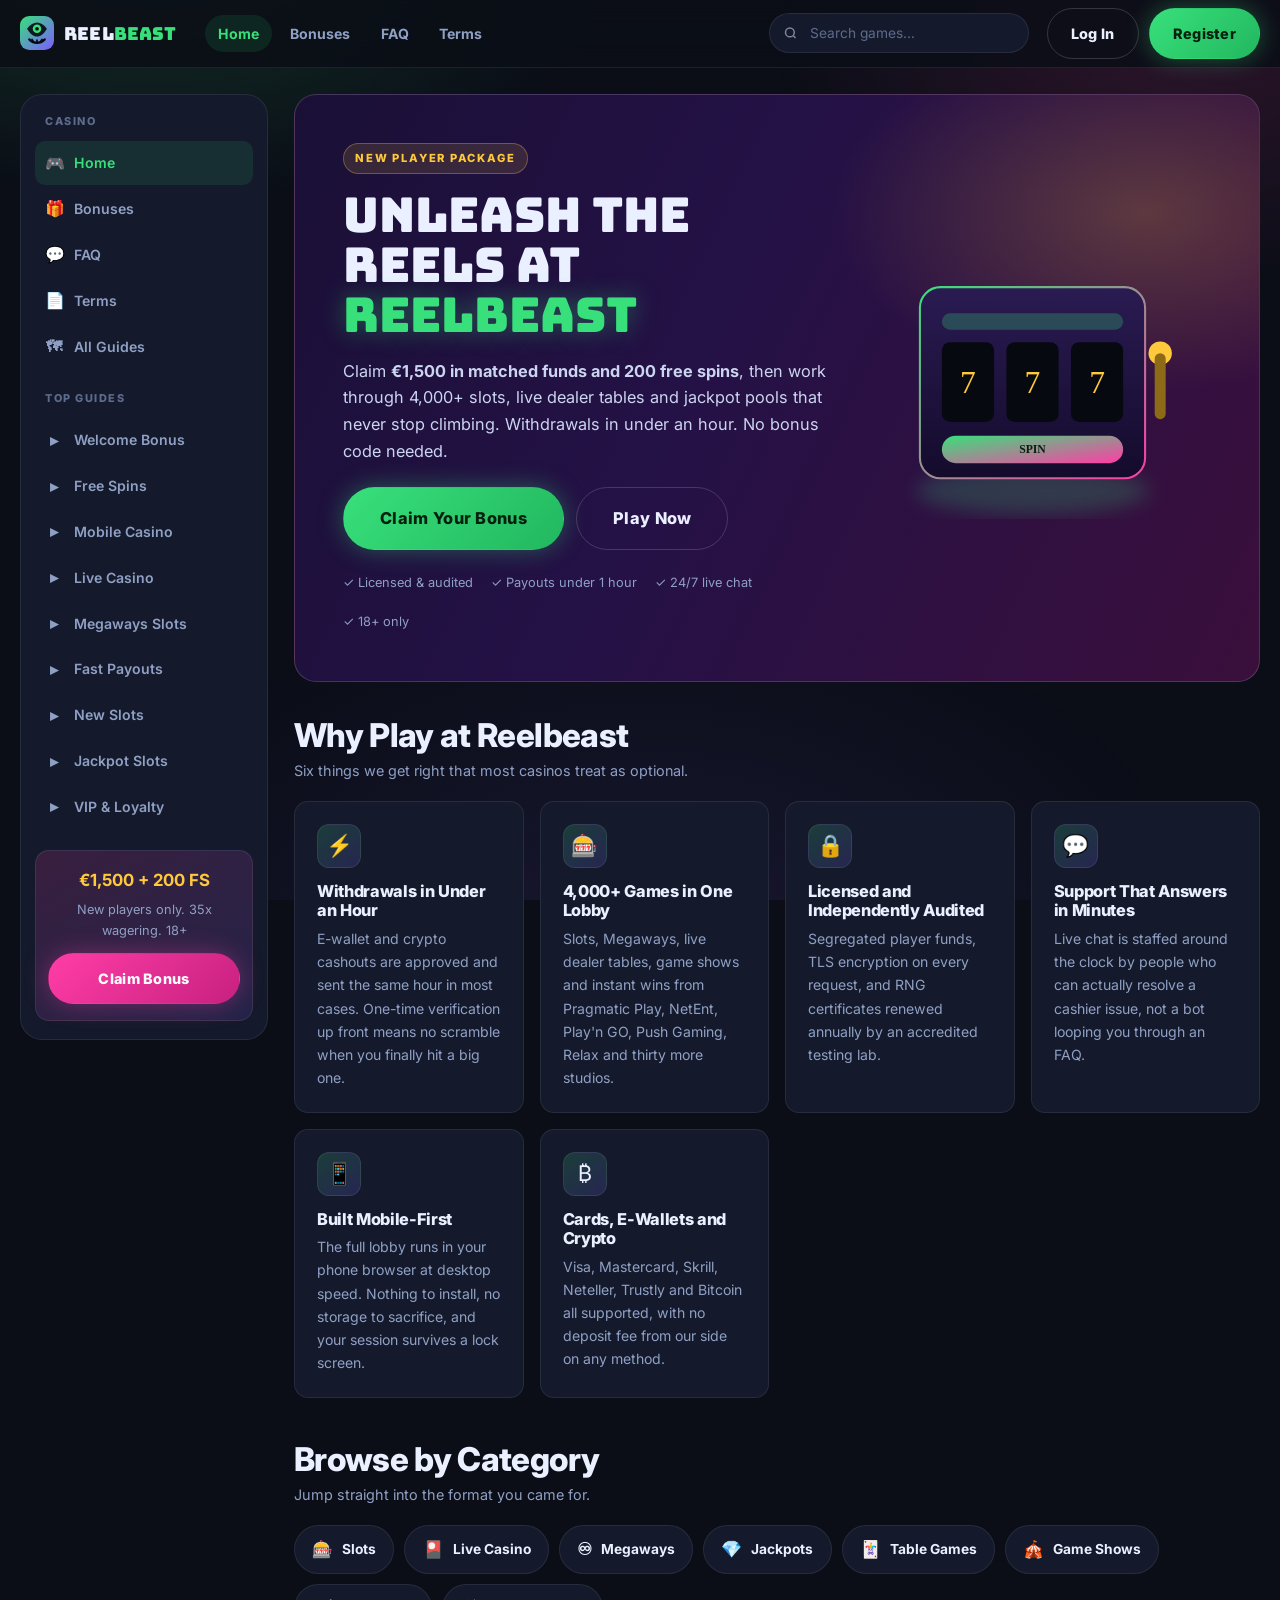
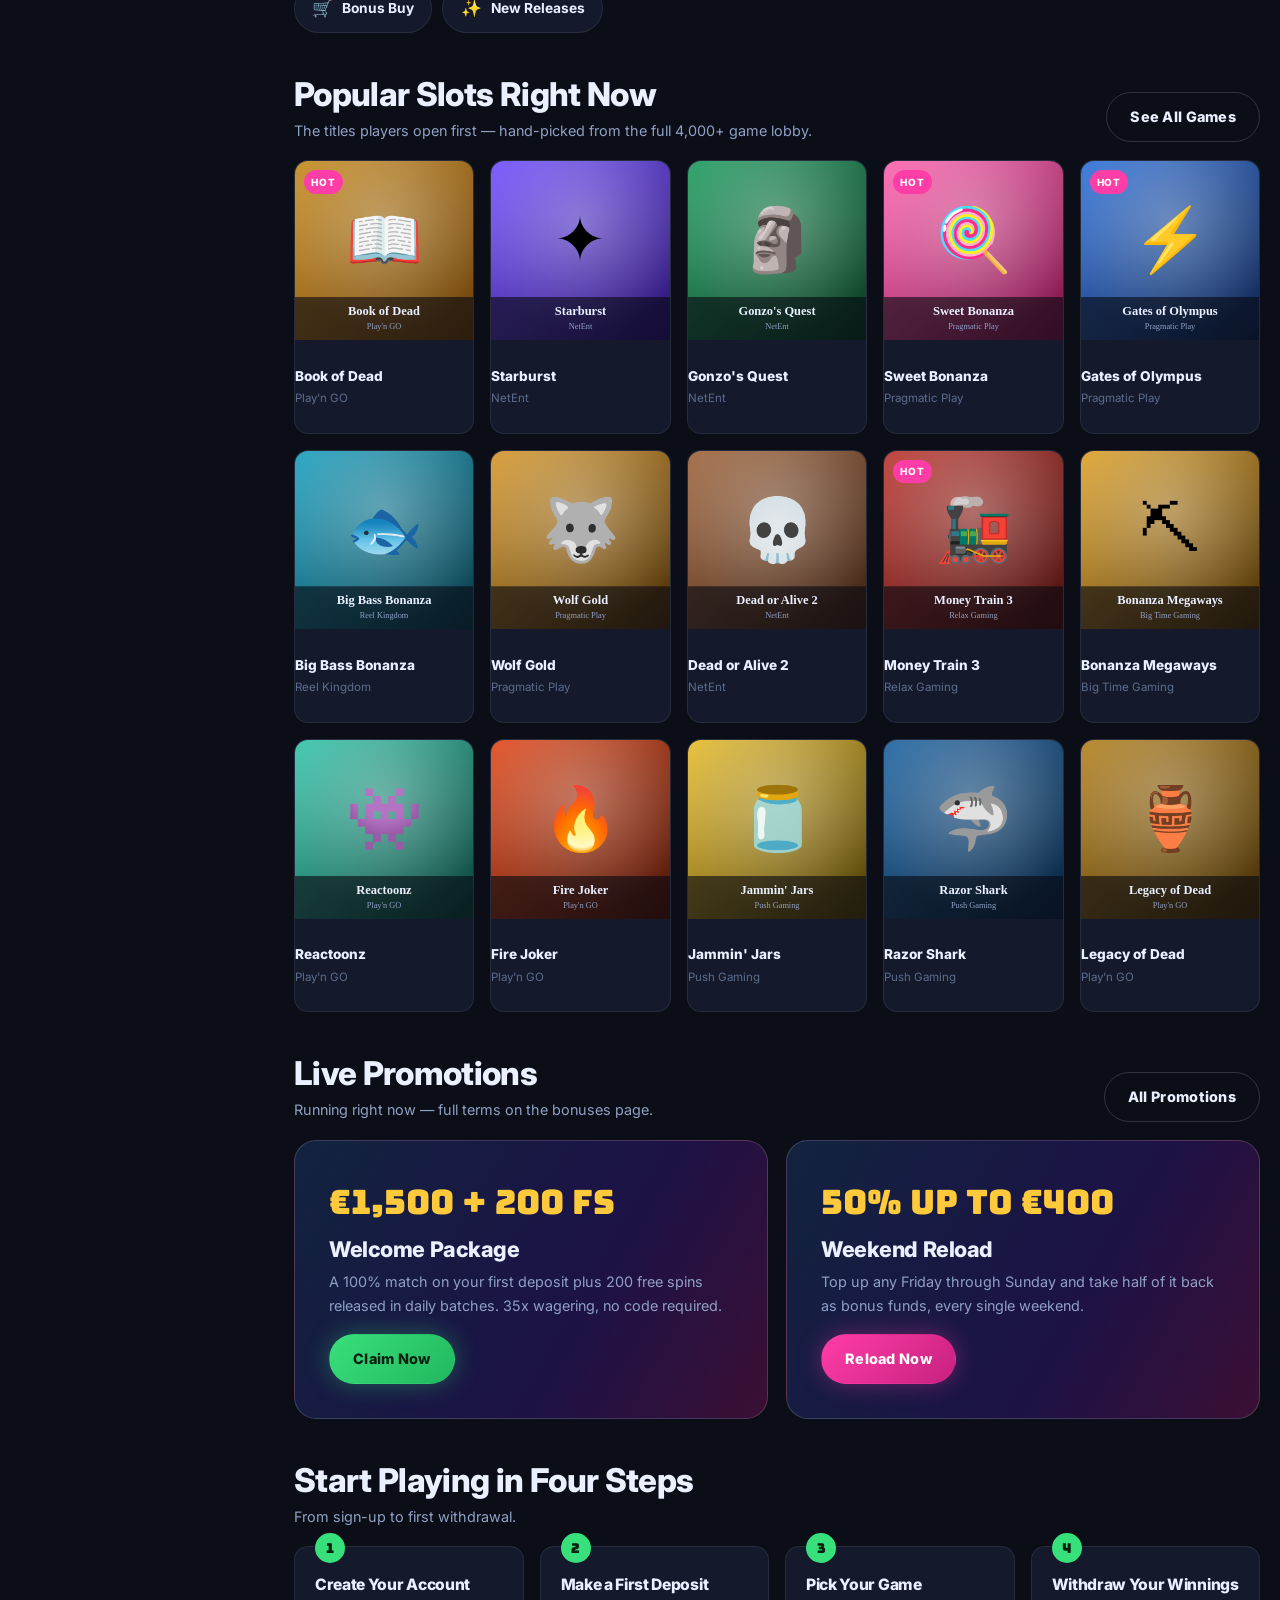
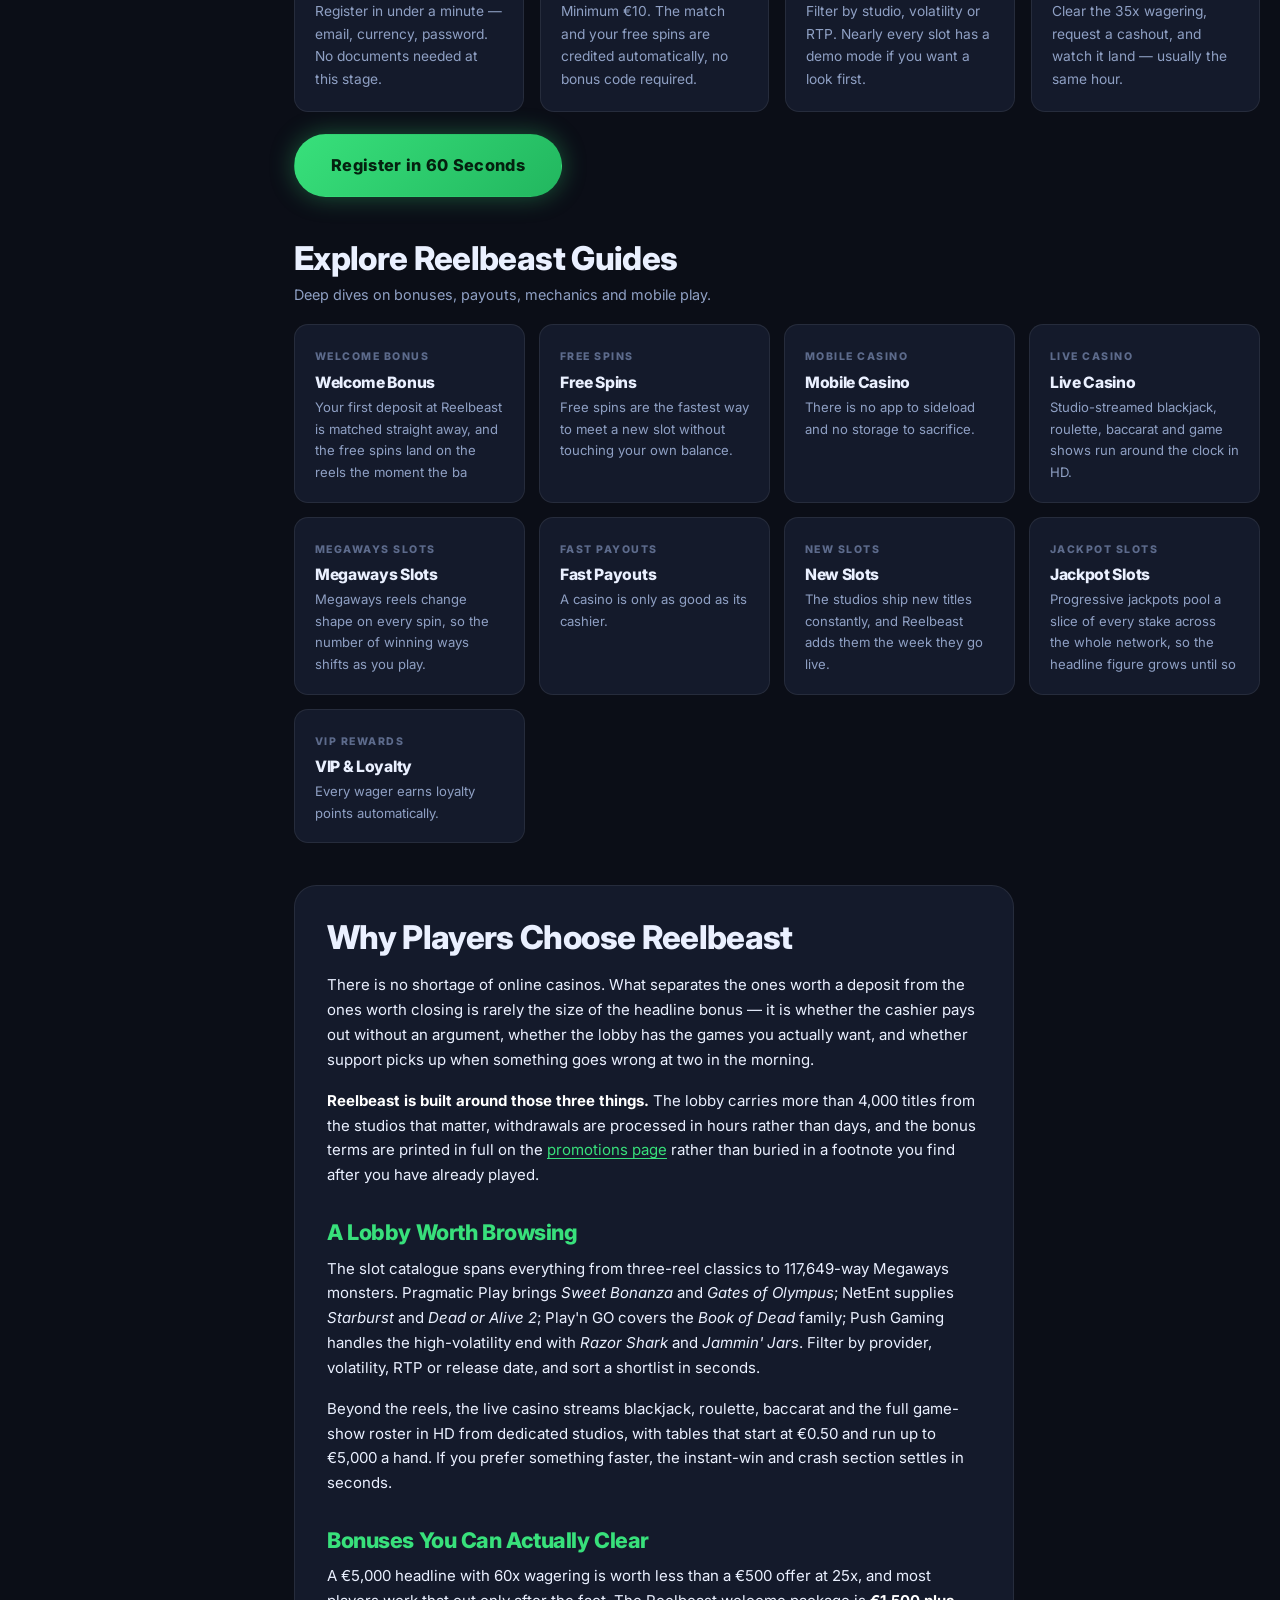
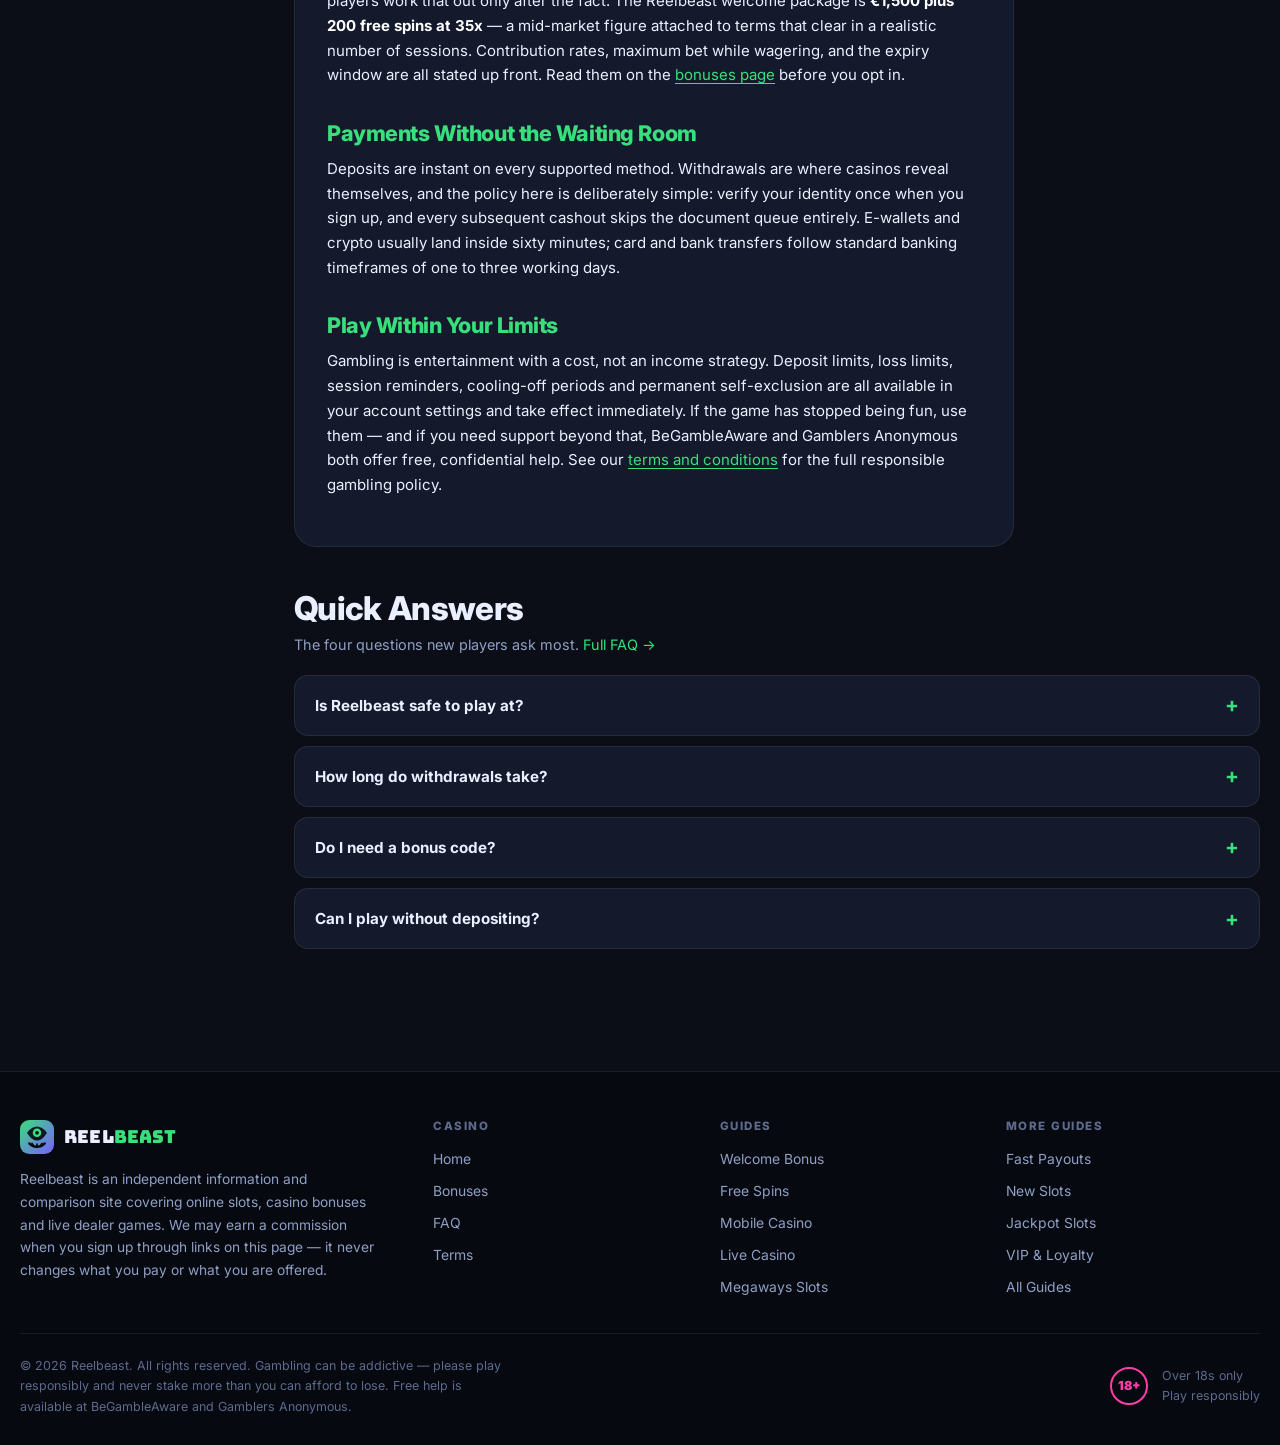
<file: index.html>
<!DOCTYPE html>
<html lang="en">
<head>
<meta charset="utf-8">
<meta name="viewport" content="width=device-width, initial-scale=1">
<title>Reelbeast Casino — €1,500 Bonus + 200 Free Spins | 4,000+ Slots</title>
<meta name="description" content="Play 4,000+ online slots and live dealer games at Reelbeast. Claim €1,500 in matched funds plus 200 free spins, with withdrawals processed in under an hour. 18+, T&amp;Cs apply.">
<link rel="canonical" href="https://site.example-domain.com/">
<meta name="robots" content="index, follow, max-image-preview:large">
<meta name="theme-color" content="#0B0E17">
<meta name="rating" content="adult">

<meta property="og:type" content="website">
<meta property="og:site_name" content="Reelbeast">
<meta property="og:locale" content="en_US">
<meta property="og:title" content="Reelbeast Casino — €1,500 Bonus + 200 Free Spins | 4,000+ Slots">
<meta property="og:description" content="Play 4,000+ online slots and live dealer games at Reelbeast. Claim €1,500 in matched funds plus 200 free spins, with withdrawals processed in under an hour. 18+, T&amp;Cs apply.">
<meta property="og:url" content="https://site.example-domain.com/">
<meta property="og:image" content="https://site.example-domain.com/images/promo-welcome.svg">
<meta name="twitter:card" content="summary_large_image">
<meta name="twitter:title" content="Reelbeast Casino — €1,500 Bonus + 200 Free Spins | 4,000+ Slots">
<meta name="twitter:description" content="Play 4,000+ online slots and live dealer games at Reelbeast. Claim €1,500 in matched funds plus 200 free spins, with withdrawals processed in under an hour. 18+, T&amp;Cs apply.">

<link rel="icon" type="image/svg+xml" href="images/favicon.svg">
<link rel="apple-touch-icon" href="images/favicon.svg">
<link rel="preconnect" href="https://fonts.googleapis.com">
<link rel="preconnect" href="https://fonts.gstatic.com" crossorigin>
<link rel="stylesheet" href="https://fonts.googleapis.com/css2?family=Bungee&family=Inter:wght@400;600;700;800;900&display=swap">
<link rel="stylesheet" href="css/style.css">
<script type="application/ld+json">
{
  "@context": "https://schema.org",
  "@graph": [
    {
      "@type": "Organization",
      "@id": "https://site.example-domain.com/#organization",
      "name": "Reelbeast",
      "url": "https://site.example-domain.com/",
      "logo": {"@type":"ImageObject","url":"https://site.example-domain.com/images/logo.svg","width":48,"height":48},
      "description": "Reelbeast is an independent guide to online slots, casino bonuses and live dealer games.",
      "sameAs": []
    },
    {
      "@type": "WebSite",
      "@id": "https://site.example-domain.com/#website",
      "url": "https://site.example-domain.com/",
      "name": "Reelbeast",
      "inLanguage": "en",
      "publisher": {"@id": "https://site.example-domain.com/#organization"}
    },
    {
      "@type": ["EntertainmentBusiness","Casino"],
      "@id": "https://site.example-domain.com/#casino",
      "name": "Reelbeast Casino",
      "url": "https://site.example-domain.com/",
      "image": "https://site.example-domain.com/images/hero-slot-machine.svg",
      "description": "Online casino lobby with 4,000+ slots, live dealer tables and a €1,500 welcome package plus 200 free spins.",
      "priceRange": "€10–€5000",
      "currenciesAccepted": "EUR",
      "paymentAccepted": "Visa, Mastercard, Skrill, Neteller, Trustly, Bitcoin",
      "openingHoursSpecification": {
        "@type": "OpeningHoursSpecification",
        "dayOfWeek": ["Monday","Tuesday","Wednesday","Thursday","Friday","Saturday","Sunday"],
        "opens": "00:00", "closes": "23:59"
      },
      "areaServed": {"@type":"Place","name":"Online"},
      "makesOffer": {
        "@type": "Offer",
        "name": "Welcome Package",
        "description": "100% match up to €1,500 plus 200 free spins on first deposit. 35x wagering. 18+."
      }
    }
  ]
}
</script>
<script type="application/ld+json">
{"@context":"https://schema.org","@type":"FAQPage","mainEntity":[
    {"@type":"Question","name":"Is Reelbeast safe to play at?",
     "acceptedAnswer":{"@type":"Answer","text":"Yes. The operator runs under a recognised gaming licence, keeps player deposits in accounts segregated from operating capital, encrypts every request in transit, and submits its random number generator for annual certification by an independent testing laboratory."}},
    {"@type":"Question","name":"How long do withdrawals take?",
     "acceptedAnswer":{"@type":"Answer","text":"E-wallets and cryptocurrency are typically processed within the hour. Debit cards and bank transfers take one to three working days, which is bank-side time rather than casino-side. Completing verification before your first withdrawal removes the most common source of delay."}},
    {"@type":"Question","name":"Do I need a bonus code?",
     "acceptedAnswer":{"@type":"Answer","text":"No. The welcome match and free spins attach to your first qualifying deposit automatically. If a seasonal promotion ever does require a code, it is printed on the promotion itself."}},
    {"@type":"Question","name":"Can I play without depositing?",
     "acceptedAnswer":{"@type":"Answer","text":"Most slots offer a demo mode that runs on play money, which is a sensible way to learn a mechanic before committing real funds. Demo play cannot produce withdrawable winnings."}}
]}
</script>
</head>
<body>
<header class="site-header">
  <div class="site-header__inner">
    <button class="burger" type="button" aria-label="Open menu" aria-expanded="false" aria-controls="sidebar"><span></span></button>
    <a class="logo" href="index.html">
      <img src="images/logo.svg" width="48" height="48" alt="Reelbeast online casino logo">
      <span class="logo__text">Reel<b>beast</b></span>
    </a>
    <nav class="nav-main" aria-label="Primary"><a href="index.html" aria-current="page">Home</a><a href="bonuses.html">Bonuses</a><a href="faq.html">FAQ</a><a href="terms.html">Terms</a></nav>
    <div class="header-search">
      <svg width="15" height="15" viewBox="0 0 24 24" fill="none" stroke="currentColor" stroke-width="2.4" aria-hidden="true"><circle cx="11" cy="11" r="7"/><path d="M20 20l-3.5-3.5"/></svg>
      <label class="sr-only" for="q">Search games</label>
      <input id="q" type="search" placeholder="Search games…" data-game-search autocomplete="off">
    </div>
    <div class="header-actions">
      <a class="btn btn--ghost" href="https://vnstrf.com/d3f4MrnT" target="_blank" rel="nofollow sponsored noopener noreferrer">Log In</a>
      <a class="btn btn--primary" href="https://vnstrf.com/d3f4MrnT" target="_blank" rel="nofollow sponsored noopener noreferrer">Register</a>
    </div>
  </div>
</header>
<div class="scrim"></div>
<div class="shell">
<aside class="sidebar" id="sidebar">
  <p class="sidebar__title">Casino</p>
  <nav aria-label="Site sections"><a href="index.html" aria-current="page"><span class="ic" aria-hidden="true">🎮</span>Home</a><a href="bonuses.html"><span class="ic" aria-hidden="true">🎁</span>Bonuses</a><a href="faq.html"><span class="ic" aria-hidden="true">💬</span>FAQ</a><a href="terms.html"><span class="ic" aria-hidden="true">📄</span>Terms</a>
    <a href="en/"><span class="ic" aria-hidden="true">🗺</span>All Guides</a>
  </nav>
  <p class="sidebar__title">Top Guides</p>
  <nav aria-label="Guides"><a href="en/x1/"><span class="ic" aria-hidden="true">▸</span>Welcome Bonus</a><a href="en/x2/"><span class="ic" aria-hidden="true">▸</span>Free Spins</a><a href="en/x3/"><span class="ic" aria-hidden="true">▸</span>Mobile Casino</a><a href="en/x4/"><span class="ic" aria-hidden="true">▸</span>Live Casino</a><a href="en/x5/"><span class="ic" aria-hidden="true">▸</span>Megaways Slots</a><a href="en/x6/"><span class="ic" aria-hidden="true">▸</span>Fast Payouts</a><a href="en/x7/"><span class="ic" aria-hidden="true">▸</span>New Slots</a><a href="en/x8/"><span class="ic" aria-hidden="true">▸</span>Jackpot Slots</a><a href="en/x9/"><span class="ic" aria-hidden="true">▸</span>VIP & Loyalty</a></nav>
  <div class="sidebar__cta">
    <strong>€1,500 + 200 FS</strong>
    <p>New players only. 35x wagering. 18+</p>
    <a class="btn btn--accent btn--block" href="https://vnstrf.com/d3f4MrnT" target="_blank" rel="nofollow sponsored noopener noreferrer">Claim Bonus</a>
  </div>
</aside>
<main>
<section class="hero">
  <div class="hero__body">
    <span class="hero__eyebrow">New Player Package</span>
    <h1>Unleash the Reels at <em>Reelbeast</em></h1>
    <p>Claim <strong>€1,500 in matched funds and 200 free spins</strong>, then work
       through 4,000+ slots, live dealer tables and jackpot pools that never stop climbing.
       Withdrawals in under an hour. No bonus code needed.</p>
    <div class="hero__actions">
      <a class="btn btn--primary btn--lg" href="https://vnstrf.com/d3f4MrnT" target="_blank" rel="nofollow sponsored noopener noreferrer">Claim Your Bonus</a>
      <a class="btn btn--ghost btn--lg" href="https://vnstrf.com/d3f4MrnT" target="_blank" rel="nofollow sponsored noopener noreferrer">Play Now</a>
    </div>
    <div class="hero__meta">
      <span>✓ Licensed &amp; audited</span>
      <span>✓ Payouts under 1 hour</span>
      <span>✓ 24/7 live chat</span>
      <span>✓ 18+ only</span>
    </div>
  </div>
  <div class="hero__art">
    <img src="images/hero-slot-machine.svg" width="520" height="400" fetchpriority="high"
         alt="Reelbeast slot machine showing three glowing sevens on the reels">
  </div>
</section>

<section class="section">
  <div class="section__head">
    <div>
      <h2>Why Play at Reelbeast</h2>
      <p>Six things we get right that most casinos treat as optional.</p>
    </div>
  </div>
  <div class="grid-benefits">
    <article class="benefit">
      <div class="benefit__ic" aria-hidden="true">⚡</div>
      <h3>Withdrawals in Under an Hour</h3>
      <p>E-wallet and crypto cashouts are approved and sent the same hour in most cases. One-time verification up front means no scramble when you finally hit a big one.</p>
    </article>
    <article class="benefit">
      <div class="benefit__ic" aria-hidden="true">🎰</div>
      <h3>4,000+ Games in One Lobby</h3>
      <p>Slots, Megaways, live dealer tables, game shows and instant wins from Pragmatic Play, NetEnt, Play'n GO, Push Gaming, Relax and thirty more studios.</p>
    </article>
    <article class="benefit">
      <div class="benefit__ic" aria-hidden="true">🔒</div>
      <h3>Licensed and Independently Audited</h3>
      <p>Segregated player funds, TLS encryption on every request, and RNG certificates renewed annually by an accredited testing lab.</p>
    </article>
    <article class="benefit">
      <div class="benefit__ic" aria-hidden="true">💬</div>
      <h3>Support That Answers in Minutes</h3>
      <p>Live chat is staffed around the clock by people who can actually resolve a cashier issue, not a bot looping you through an FAQ.</p>
    </article>
    <article class="benefit">
      <div class="benefit__ic" aria-hidden="true">📱</div>
      <h3>Built Mobile-First</h3>
      <p>The full lobby runs in your phone browser at desktop speed. Nothing to install, no storage to sacrifice, and your session survives a lock screen.</p>
    </article>
    <article class="benefit">
      <div class="benefit__ic" aria-hidden="true">₿</div>
      <h3>Cards, E-Wallets and Crypto</h3>
      <p>Visa, Mastercard, Skrill, Neteller, Trustly and Bitcoin all supported, with no deposit fee from our side on any method.</p>
    </article>
  </div>
</section>

<section class="section">
  <div class="section__head">
    <div>
      <h2>Browse by Category</h2>
      <p>Jump straight into the format you came for.</p>
    </div>
  </div>
  <div class="chips">
    <a class="chip" href="https://vnstrf.com/d3f4MrnT" target="_blank" rel="nofollow sponsored noopener noreferrer"><span class="ic" aria-hidden="true">🎰</span>Slots</a>
    <a class="chip" href="https://vnstrf.com/d3f4MrnT" target="_blank" rel="nofollow sponsored noopener noreferrer"><span class="ic" aria-hidden="true">🎴</span>Live Casino</a>
    <a class="chip" href="https://vnstrf.com/d3f4MrnT" target="_blank" rel="nofollow sponsored noopener noreferrer"><span class="ic" aria-hidden="true">♾</span>Megaways</a>
    <a class="chip" href="https://vnstrf.com/d3f4MrnT" target="_blank" rel="nofollow sponsored noopener noreferrer"><span class="ic" aria-hidden="true">💎</span>Jackpots</a>
    <a class="chip" href="https://vnstrf.com/d3f4MrnT" target="_blank" rel="nofollow sponsored noopener noreferrer"><span class="ic" aria-hidden="true">🃏</span>Table Games</a>
    <a class="chip" href="https://vnstrf.com/d3f4MrnT" target="_blank" rel="nofollow sponsored noopener noreferrer"><span class="ic" aria-hidden="true">🎪</span>Game Shows</a>
    <a class="chip" href="https://vnstrf.com/d3f4MrnT" target="_blank" rel="nofollow sponsored noopener noreferrer"><span class="ic" aria-hidden="true">🛒</span>Bonus Buy</a>
    <a class="chip" href="https://vnstrf.com/d3f4MrnT" target="_blank" rel="nofollow sponsored noopener noreferrer"><span class="ic" aria-hidden="true">✨</span>New Releases</a>
  </div>
</section>

<section class="section" id="games">
  <div class="section__head">
    <div>
      <h2>Popular Slots Right Now</h2>
      <p>The titles players open first — hand-picked from the full 4,000+ game lobby.</p>
    </div>
    <a class="btn btn--ghost" href="https://vnstrf.com/d3f4MrnT" target="_blank" rel="nofollow sponsored noopener noreferrer">See All Games</a>
  </div>
  <div class="grid-games" data-game-grid>
    <a class="game" href="https://vnstrf.com/d3f4MrnT" target="_blank" rel="nofollow sponsored noopener noreferrer" data-name="Book of Dead" data-provider="Play&#x27;n GO">
      <span class="game__badge game__badge--hot">Hot</span><img src="images/games/book-of-dead.svg" width="300" height="300" loading="lazy"
           alt="Book of Dead online slot by Play&#x27;n GO — play at Reelbeast">
      <span class="game__overlay"><span class="btn btn--primary">Play Now</span></span>
      <span class="game__info">
        <span class="game__name">Book of Dead</span>
        <span class="game__prov">Play&#x27;n GO</span>
      </span>
    </a>
    <a class="game" href="https://vnstrf.com/d3f4MrnT" target="_blank" rel="nofollow sponsored noopener noreferrer" data-name="Starburst" data-provider="NetEnt">
      <img src="images/games/starburst.svg" width="300" height="300" loading="lazy"
           alt="Starburst online slot by NetEnt — play at Reelbeast">
      <span class="game__overlay"><span class="btn btn--primary">Play Now</span></span>
      <span class="game__info">
        <span class="game__name">Starburst</span>
        <span class="game__prov">NetEnt</span>
      </span>
    </a>
    <a class="game" href="https://vnstrf.com/d3f4MrnT" target="_blank" rel="nofollow sponsored noopener noreferrer" data-name="Gonzo&#x27;s Quest" data-provider="NetEnt">
      <img src="images/games/gonzo-s-quest.svg" width="300" height="300" loading="lazy"
           alt="Gonzo&#x27;s Quest online slot by NetEnt — play at Reelbeast">
      <span class="game__overlay"><span class="btn btn--primary">Play Now</span></span>
      <span class="game__info">
        <span class="game__name">Gonzo&#x27;s Quest</span>
        <span class="game__prov">NetEnt</span>
      </span>
    </a>
    <a class="game" href="https://vnstrf.com/d3f4MrnT" target="_blank" rel="nofollow sponsored noopener noreferrer" data-name="Sweet Bonanza" data-provider="Pragmatic Play">
      <span class="game__badge game__badge--hot">Hot</span><img src="images/games/sweet-bonanza.svg" width="300" height="300" loading="lazy"
           alt="Sweet Bonanza online slot by Pragmatic Play — play at Reelbeast">
      <span class="game__overlay"><span class="btn btn--primary">Play Now</span></span>
      <span class="game__info">
        <span class="game__name">Sweet Bonanza</span>
        <span class="game__prov">Pragmatic Play</span>
      </span>
    </a>
    <a class="game" href="https://vnstrf.com/d3f4MrnT" target="_blank" rel="nofollow sponsored noopener noreferrer" data-name="Gates of Olympus" data-provider="Pragmatic Play">
      <span class="game__badge game__badge--hot">Hot</span><img src="images/games/gates-of-olympus.svg" width="300" height="300" loading="lazy"
           alt="Gates of Olympus online slot by Pragmatic Play — play at Reelbeast">
      <span class="game__overlay"><span class="btn btn--primary">Play Now</span></span>
      <span class="game__info">
        <span class="game__name">Gates of Olympus</span>
        <span class="game__prov">Pragmatic Play</span>
      </span>
    </a>
    <a class="game" href="https://vnstrf.com/d3f4MrnT" target="_blank" rel="nofollow sponsored noopener noreferrer" data-name="Big Bass Bonanza" data-provider="Reel Kingdom">
      <img src="images/games/big-bass-bonanza.svg" width="300" height="300" loading="lazy"
           alt="Big Bass Bonanza online slot by Reel Kingdom — play at Reelbeast">
      <span class="game__overlay"><span class="btn btn--primary">Play Now</span></span>
      <span class="game__info">
        <span class="game__name">Big Bass Bonanza</span>
        <span class="game__prov">Reel Kingdom</span>
      </span>
    </a>
    <a class="game" href="https://vnstrf.com/d3f4MrnT" target="_blank" rel="nofollow sponsored noopener noreferrer" data-name="Wolf Gold" data-provider="Pragmatic Play">
      <img src="images/games/wolf-gold.svg" width="300" height="300" loading="lazy"
           alt="Wolf Gold online slot by Pragmatic Play — play at Reelbeast">
      <span class="game__overlay"><span class="btn btn--primary">Play Now</span></span>
      <span class="game__info">
        <span class="game__name">Wolf Gold</span>
        <span class="game__prov">Pragmatic Play</span>
      </span>
    </a>
    <a class="game" href="https://vnstrf.com/d3f4MrnT" target="_blank" rel="nofollow sponsored noopener noreferrer" data-name="Dead or Alive 2" data-provider="NetEnt">
      <img src="images/games/dead-or-alive-2.svg" width="300" height="300" loading="lazy"
           alt="Dead or Alive 2 online slot by NetEnt — play at Reelbeast">
      <span class="game__overlay"><span class="btn btn--primary">Play Now</span></span>
      <span class="game__info">
        <span class="game__name">Dead or Alive 2</span>
        <span class="game__prov">NetEnt</span>
      </span>
    </a>
    <a class="game" href="https://vnstrf.com/d3f4MrnT" target="_blank" rel="nofollow sponsored noopener noreferrer" data-name="Money Train 3" data-provider="Relax Gaming">
      <span class="game__badge game__badge--hot">Hot</span><img src="images/games/money-train-3.svg" width="300" height="300" loading="lazy"
           alt="Money Train 3 online slot by Relax Gaming — play at Reelbeast">
      <span class="game__overlay"><span class="btn btn--primary">Play Now</span></span>
      <span class="game__info">
        <span class="game__name">Money Train 3</span>
        <span class="game__prov">Relax Gaming</span>
      </span>
    </a>
    <a class="game" href="https://vnstrf.com/d3f4MrnT" target="_blank" rel="nofollow sponsored noopener noreferrer" data-name="Bonanza Megaways" data-provider="Big Time Gaming">
      <img src="images/games/bonanza-megaways.svg" width="300" height="300" loading="lazy"
           alt="Bonanza Megaways online slot by Big Time Gaming — play at Reelbeast">
      <span class="game__overlay"><span class="btn btn--primary">Play Now</span></span>
      <span class="game__info">
        <span class="game__name">Bonanza Megaways</span>
        <span class="game__prov">Big Time Gaming</span>
      </span>
    </a>
    <a class="game" href="https://vnstrf.com/d3f4MrnT" target="_blank" rel="nofollow sponsored noopener noreferrer" data-name="Reactoonz" data-provider="Play&#x27;n GO">
      <img src="images/games/reactoonz.svg" width="300" height="300" loading="lazy"
           alt="Reactoonz online slot by Play&#x27;n GO — play at Reelbeast">
      <span class="game__overlay"><span class="btn btn--primary">Play Now</span></span>
      <span class="game__info">
        <span class="game__name">Reactoonz</span>
        <span class="game__prov">Play&#x27;n GO</span>
      </span>
    </a>
    <a class="game" href="https://vnstrf.com/d3f4MrnT" target="_blank" rel="nofollow sponsored noopener noreferrer" data-name="Fire Joker" data-provider="Play&#x27;n GO">
      <img src="images/games/fire-joker.svg" width="300" height="300" loading="lazy"
           alt="Fire Joker online slot by Play&#x27;n GO — play at Reelbeast">
      <span class="game__overlay"><span class="btn btn--primary">Play Now</span></span>
      <span class="game__info">
        <span class="game__name">Fire Joker</span>
        <span class="game__prov">Play&#x27;n GO</span>
      </span>
    </a>
    <a class="game" href="https://vnstrf.com/d3f4MrnT" target="_blank" rel="nofollow sponsored noopener noreferrer" data-name="Jammin&#x27; Jars" data-provider="Push Gaming">
      <img src="images/games/jammin-jars.svg" width="300" height="300" loading="lazy"
           alt="Jammin&#x27; Jars online slot by Push Gaming — play at Reelbeast">
      <span class="game__overlay"><span class="btn btn--primary">Play Now</span></span>
      <span class="game__info">
        <span class="game__name">Jammin&#x27; Jars</span>
        <span class="game__prov">Push Gaming</span>
      </span>
    </a>
    <a class="game" href="https://vnstrf.com/d3f4MrnT" target="_blank" rel="nofollow sponsored noopener noreferrer" data-name="Razor Shark" data-provider="Push Gaming">
      <img src="images/games/razor-shark.svg" width="300" height="300" loading="lazy"
           alt="Razor Shark online slot by Push Gaming — play at Reelbeast">
      <span class="game__overlay"><span class="btn btn--primary">Play Now</span></span>
      <span class="game__info">
        <span class="game__name">Razor Shark</span>
        <span class="game__prov">Push Gaming</span>
      </span>
    </a>
    <a class="game" href="https://vnstrf.com/d3f4MrnT" target="_blank" rel="nofollow sponsored noopener noreferrer" data-name="Legacy of Dead" data-provider="Play&#x27;n GO">
      <img src="images/games/legacy-of-dead.svg" width="300" height="300" loading="lazy"
           alt="Legacy of Dead online slot by Play&#x27;n GO — play at Reelbeast">
      <span class="game__overlay"><span class="btn btn--primary">Play Now</span></span>
      <span class="game__info">
        <span class="game__name">Legacy of Dead</span>
        <span class="game__prov">Play&#x27;n GO</span>
      </span>
    </a>
  </div>
  <p data-game-empty hidden style="color:var(--muted);margin-top:16px">No games match that search. Try another title or provider.</p>
</section>


<section class="section">
  <div class="section__head">
    <div>
      <h2>Live Promotions</h2>
      <p>Running right now — full terms on the bonuses page.</p>
    </div>
    <a class="btn btn--ghost" href="bonuses.html">All Promotions</a>
  </div>
  <div class="grid-promos">
    <a class="promo" href="https://vnstrf.com/d3f4MrnT" target="_blank" rel="nofollow sponsored noopener noreferrer">
      <span class="promo__amount">€1,500 + 200 FS</span>
      <h3>Welcome Package</h3>
      <p>A 100% match on your first deposit plus 200 free spins released in daily batches. 35x wagering, no code required.</p>
      <span class="btn btn--primary">Claim Now</span>
    </a>
    <a class="promo" href="https://vnstrf.com/d3f4MrnT" target="_blank" rel="nofollow sponsored noopener noreferrer">
      <span class="promo__amount">50% up to €400</span>
      <h3>Weekend Reload</h3>
      <p>Top up any Friday through Sunday and take half of it back as bonus funds, every single weekend.</p>
      <span class="btn btn--accent">Reload Now</span>
    </a>
  </div>
</section>

<section class="section">
  <div class="section__head">
    <div>
      <h2>Start Playing in Four Steps</h2>
      <p>From sign-up to first withdrawal.</p>
    </div>
  </div>
  <div class="steps">
    <article class="step">
      <h3>Create Your Account</h3>
      <p>Register in under a minute — email, currency, password. No documents needed at this stage.</p>
    </article>
    <article class="step">
      <h3>Make a First Deposit</h3>
      <p>Minimum €10. The match and your free spins are credited automatically, no bonus code required.</p>
    </article>
    <article class="step">
      <h3>Pick Your Game</h3>
      <p>Filter by studio, volatility or RTP. Nearly every slot has a demo mode if you want a look first.</p>
    </article>
    <article class="step">
      <h3>Withdraw Your Winnings</h3>
      <p>Clear the 35x wagering, request a cashout, and watch it land — usually the same hour.</p>
    </article>
  </div>
  <p style="margin-top:22px">
    <a class="btn btn--primary btn--lg" href="https://vnstrf.com/d3f4MrnT" target="_blank" rel="nofollow sponsored noopener noreferrer">Register in 60 Seconds</a>
  </p>
</section>

<section class="section">
  <div class="section__head">
    <div>
      <h2>Explore Reelbeast Guides</h2>
      <p>Deep dives on bonuses, payouts, mechanics and mobile play.</p>
    </div>
  </div>
  <div class="grid-doors">
    <a class="door" href="en/x1/">
      <span class="door__kicker">welcome bonus</span>
      <h3>Welcome Bonus</h3>
      <p>Your first deposit at Reelbeast is matched straight away, and the free spins land on the reels the moment the ba</p>
    </a>
    <a class="door" href="en/x2/">
      <span class="door__kicker">free spins</span>
      <h3>Free Spins</h3>
      <p>Free spins are the fastest way to meet a new slot without touching your own balance.</p>
    </a>
    <a class="door" href="en/x3/">
      <span class="door__kicker">mobile casino</span>
      <h3>Mobile Casino</h3>
      <p>There is no app to sideload and no storage to sacrifice.</p>
    </a>
    <a class="door" href="en/x4/">
      <span class="door__kicker">live casino</span>
      <h3>Live Casino</h3>
      <p>Studio-streamed blackjack, roulette, baccarat and game shows run around the clock in HD.</p>
    </a>
    <a class="door" href="en/x5/">
      <span class="door__kicker">megaways slots</span>
      <h3>Megaways Slots</h3>
      <p>Megaways reels change shape on every spin, so the number of winning ways shifts as you play.</p>
    </a>
    <a class="door" href="en/x6/">
      <span class="door__kicker">fast payouts</span>
      <h3>Fast Payouts</h3>
      <p>A casino is only as good as its cashier.</p>
    </a>
    <a class="door" href="en/x7/">
      <span class="door__kicker">new slots</span>
      <h3>New Slots</h3>
      <p>The studios ship new titles constantly, and Reelbeast adds them the week they go live.</p>
    </a>
    <a class="door" href="en/x8/">
      <span class="door__kicker">jackpot slots</span>
      <h3>Jackpot Slots</h3>
      <p>Progressive jackpots pool a slice of every stake across the whole network, so the headline figure grows until so</p>
    </a>
    <a class="door" href="en/x9/">
      <span class="door__kicker">vip rewards</span>
      <h3>VIP &amp; Loyalty</h3>
      <p>Every wager earns loyalty points automatically.</p>
    </a>
  </div>
</section>


<section class="section card prose">
<h2>Why Players Choose Reelbeast</h2>
<p>There is no shortage of online casinos. What separates the ones worth a deposit from the ones
worth closing is rarely the size of the headline bonus — it is whether the cashier pays out
without an argument, whether the lobby has the games you actually want, and whether support
picks up when something goes wrong at two in the morning.</p>

<p><strong>Reelbeast is built around those three things.</strong> The lobby carries more than 4,000
titles from the studios that matter, withdrawals are processed in hours rather than days, and the
bonus terms are printed in full on the <a href="bonuses.html">promotions page</a> rather than
buried in a footnote you find after you have already played.</p>

<h3>A Lobby Worth Browsing</h3>
<p>The slot catalogue spans everything from three-reel classics to 117,649-way Megaways monsters.
Pragmatic Play brings <em>Sweet Bonanza</em> and <em>Gates of Olympus</em>; NetEnt supplies
<em>Starburst</em> and <em>Dead or Alive 2</em>; Play'n GO covers the <em>Book of Dead</em> family;
Push Gaming handles the high-volatility end with <em>Razor Shark</em> and <em>Jammin' Jars</em>.
Filter by provider, volatility, RTP or release date, and sort a shortlist in seconds.</p>

<p>Beyond the reels, the live casino streams blackjack, roulette, baccarat and the full game-show
roster in HD from dedicated studios, with tables that start at €0.50 and run up to
€5,000 a hand. If you prefer something faster, the instant-win and crash section settles in
seconds.</p>

<h3>Bonuses You Can Actually Clear</h3>
<p>A €5,000 headline with 60x wagering is worth less than a €500 offer at 25x, and
most players work that out only after the fact. The Reelbeast welcome package is
<strong>€1,500 plus 200 free spins at 35x</strong> — a mid-market figure attached
to terms that clear in a realistic number of sessions. Contribution rates, maximum bet while
wagering, and the expiry window are all stated up front. Read them on the
<a href="bonuses.html">bonuses page</a> before you opt in.</p>

<h3>Payments Without the Waiting Room</h3>
<p>Deposits are instant on every supported method. Withdrawals are where casinos reveal
themselves, and the policy here is deliberately simple: verify your identity once when you sign
up, and every subsequent cashout skips the document queue entirely. E-wallets and crypto usually
land inside sixty minutes; card and bank transfers follow standard banking timeframes of one to
three working days.</p>

<h3>Play Within Your Limits</h3>
<p>Gambling is entertainment with a cost, not an income strategy. Deposit limits, loss limits,
session reminders, cooling-off periods and permanent self-exclusion are all available in your
account settings and take effect immediately. If the game has stopped being fun, use them — and
if you need support beyond that, BeGambleAware and Gamblers Anonymous both offer free, confidential
help. See our <a href="terms.html">terms and conditions</a> for the full responsible gambling
policy.</p>

</section>

<section class="section">
  <div class="section__head">
    <div>
      <h2>Quick Answers</h2>
      <p>The four questions new players ask most. <a href="faq.html">Full FAQ →</a></p>
    </div>
  </div>
  <details class="faq-item">
    <summary>Is Reelbeast safe to play at?</summary>
    <div class="faq-item__body"><p>Yes. The operator runs under a recognised gaming licence, keeps player deposits in accounts segregated from operating capital, encrypts every request in transit, and submits its random number generator for annual certification by an independent testing laboratory.</p></div>
  </details>
  <details class="faq-item">
    <summary>How long do withdrawals take?</summary>
    <div class="faq-item__body"><p>E-wallets and cryptocurrency are typically processed within the hour. Debit cards and bank transfers take one to three working days, which is bank-side time rather than casino-side. Completing verification before your first withdrawal removes the most common source of delay.</p></div>
  </details>
  <details class="faq-item">
    <summary>Do I need a bonus code?</summary>
    <div class="faq-item__body"><p>No. The welcome match and free spins attach to your first qualifying deposit automatically. If a seasonal promotion ever does require a code, it is printed on the promotion itself.</p></div>
  </details>
  <details class="faq-item">
    <summary>Can I play without depositing?</summary>
    <div class="faq-item__body"><p>Most slots offer a demo mode that runs on play money, which is a sensible way to learn a mechanic before committing real funds. Demo play cannot produce withdrawable winnings.</p></div>
  </details>
</section>
</main>
</div>

<footer class="site-footer">
  <div class="wrap">
    <div class="footer-grid">
      <div class="footer-brand">
        <a class="logo" href="index.html">
          <img src="images/logo.svg" width="48" height="48" alt="Reelbeast logo">
          <span class="logo__text">Reel<b>beast</b></span>
        </a>
        <p>Reelbeast is an independent information and comparison site covering online slots,
           casino bonuses and live dealer games. We may earn a commission when you sign up
           through links on this page — it never changes what you pay or what you are offered.</p>
      </div>
      <div class="footer-col">
        <h4>Casino</h4>
        <nav aria-label="Footer sections"><a href="index.html">Home</a><a href="bonuses.html">Bonuses</a><a href="faq.html">FAQ</a><a href="terms.html">Terms</a></nav>
      </div>
      <div class="footer-col">
        <h4>Guides</h4>
        <nav aria-label="Footer guides"><a href="en/x1/">Welcome Bonus</a><a href="en/x2/">Free Spins</a><a href="en/x3/">Mobile Casino</a><a href="en/x4/">Live Casino</a><a href="en/x5/">Megaways Slots</a></nav>
      </div>
      <div class="footer-col">
        <h4>More Guides</h4>
        <nav aria-label="Footer guides continued"><a href="en/x6/">Fast Payouts</a><a href="en/x7/">New Slots</a><a href="en/x8/">Jackpot Slots</a><a href="en/x9/">VIP & Loyalty</a>
          <a href="en/">All Guides</a>
        </nav>
      </div>
    </div>
    <div class="footer-bottom">
      <p>&copy; <span data-year>2026</span> Reelbeast. All rights reserved.
         Gambling can be addictive — please play responsibly and never stake more than you can afford to lose.
         Free help is available at BeGambleAware and Gamblers Anonymous.</p>
      <div class="rg">
        <div class="rg__18" aria-hidden="true">18+</div>
        <span>Over 18s only<br>Play responsibly</span>
      </div>
    </div>
  </div>
</footer>

<div class="sticky-cta">
  <a class="btn btn--primary btn--block btn--lg" href="https://vnstrf.com/d3f4MrnT" target="_blank" rel="nofollow sponsored noopener noreferrer">Claim €1,500 + 200 Free Spins</a>
</div>

<script src="js/main.js" defer></script>
</body>
</html>
</file>
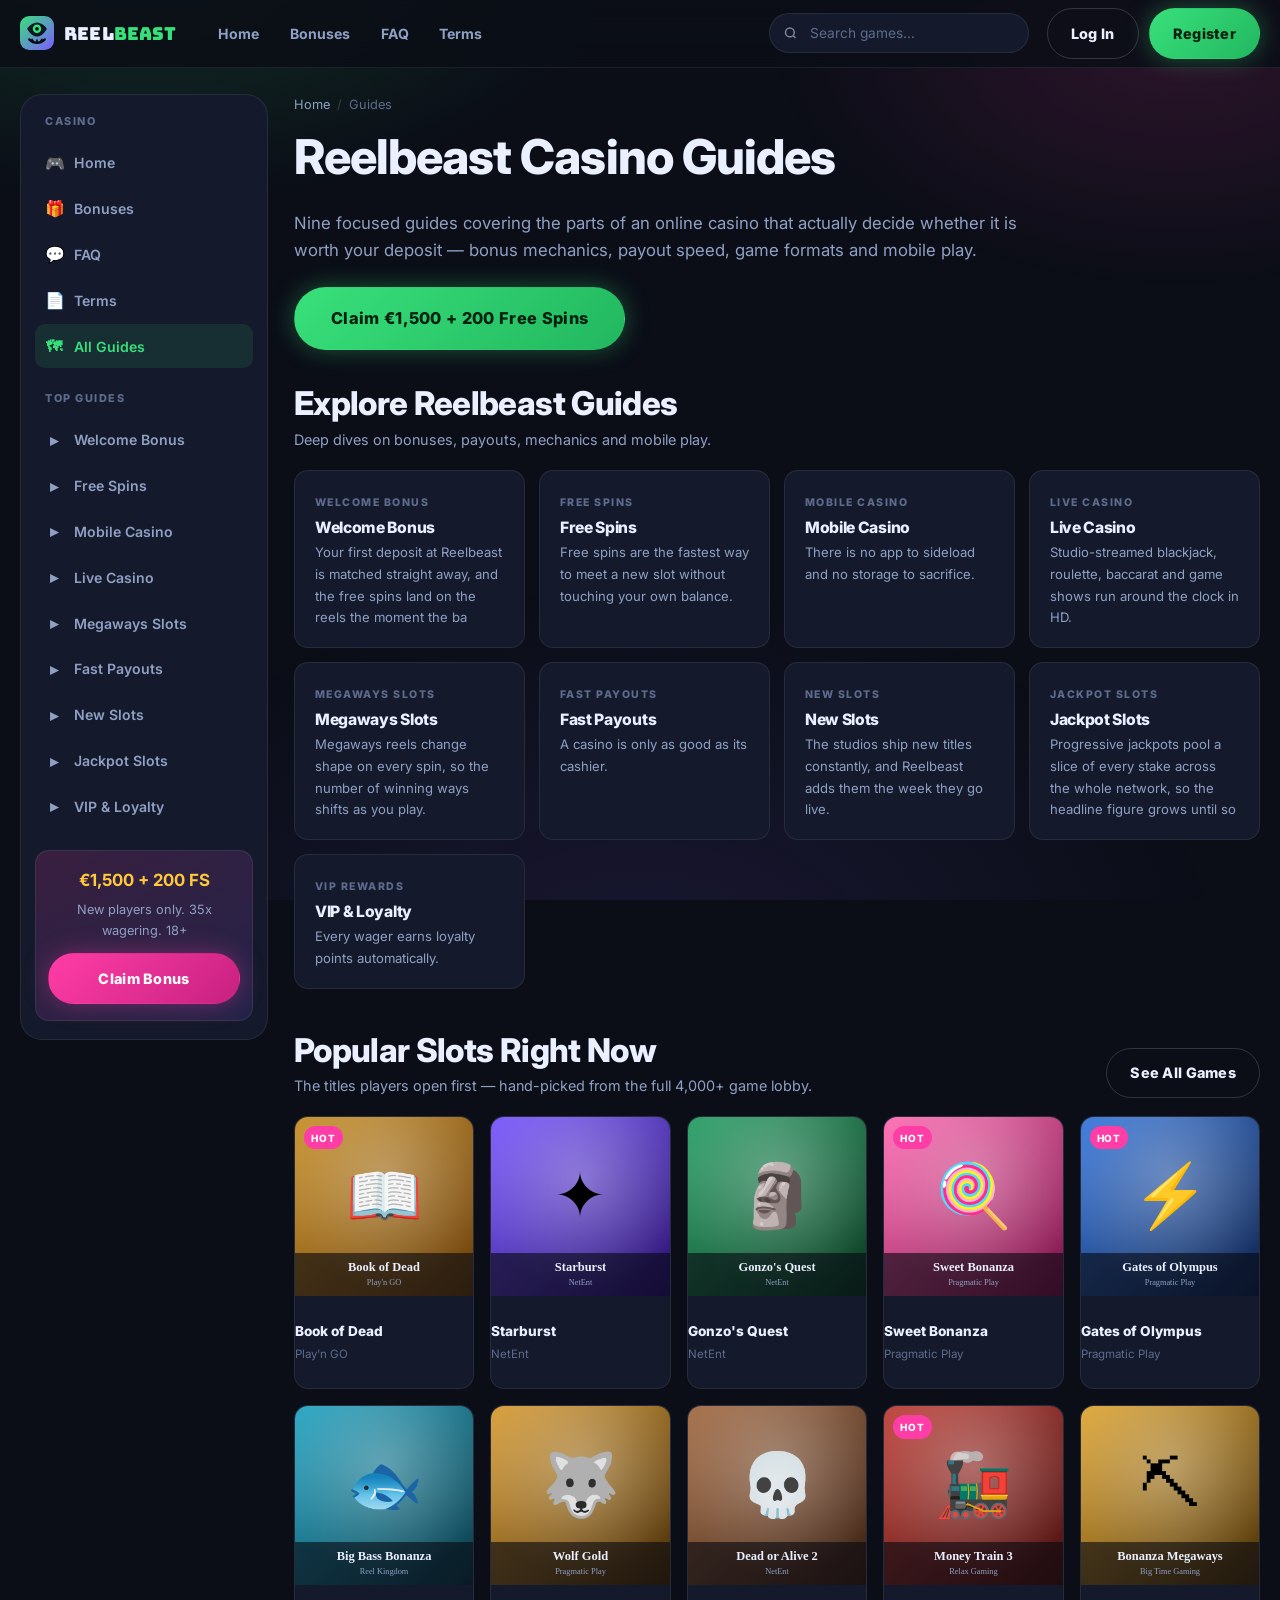
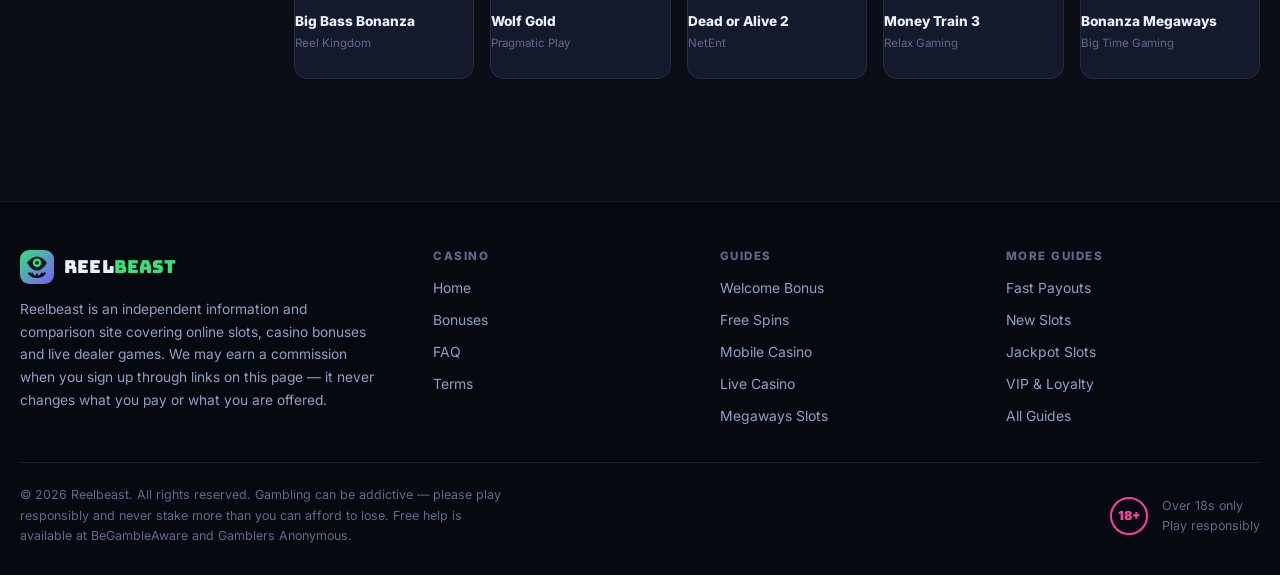
<file: en/index.html>
<!DOCTYPE html>
<html lang="en">
<head>
<meta charset="utf-8">
<meta name="viewport" content="width=device-width, initial-scale=1">
<title>Casino Guides — Bonuses, Payouts &amp; Slot Formats | Reelbeast</title>
<meta name="description" content="Nine Reelbeast guides covering welcome bonuses, free spins, fast payouts, Megaways, jackpots, live casino, mobile play and VIP rewards. 18+, T&amp;Cs apply.">
<link rel="canonical" href="https://yard.example-domain.com/en/">
<meta name="robots" content="index, follow, max-image-preview:large">
<meta name="theme-color" content="#0B0E17">
<meta name="rating" content="adult">

<meta property="og:type" content="website">
<meta property="og:site_name" content="Reelbeast">
<meta property="og:locale" content="en_US">
<meta property="og:title" content="Casino Guides — Bonuses, Payouts &amp; Slot Formats | Reelbeast">
<meta property="og:description" content="Nine Reelbeast guides covering welcome bonuses, free spins, fast payouts, Megaways, jackpots, live casino, mobile play and VIP rewards. 18+, T&amp;Cs apply.">
<meta property="og:url" content="https://yard.example-domain.com/en/">
<meta property="og:image" content="https://yard.example-domain.com/images/promo-welcome.svg">
<meta name="twitter:card" content="summary_large_image">
<meta name="twitter:title" content="Casino Guides — Bonuses, Payouts &amp; Slot Formats | Reelbeast">
<meta name="twitter:description" content="Nine Reelbeast guides covering welcome bonuses, free spins, fast payouts, Megaways, jackpots, live casino, mobile play and VIP rewards. 18+, T&amp;Cs apply.">

<link rel="icon" type="image/svg+xml" href="../images/favicon.svg">
<link rel="apple-touch-icon" href="../images/favicon.svg">
<link rel="preconnect" href="https://fonts.googleapis.com">
<link rel="preconnect" href="https://fonts.gstatic.com" crossorigin>
<link rel="stylesheet" href="https://fonts.googleapis.com/css2?family=Bungee&family=Inter:wght@400;600;700;800;900&display=swap">
<link rel="stylesheet" href="../css/style.css">
<script type="application/ld+json">
{"@context":"https://schema.org","@type":"BreadcrumbList","itemListElement":[{"@type":"ListItem","position":1,"name":"Home","item":"https://yard.example-domain.com/"},{"@type":"ListItem","position":2,"name":"Guides","item":"https://yard.example-domain.com/en/"}]}
</script>
</head>
<body>
<header class="site-header">
  <div class="site-header__inner">
    <button class="burger" type="button" aria-label="Open menu" aria-expanded="false" aria-controls="sidebar"><span></span></button>
    <a class="logo" href="../index.html">
      <img src="../images/logo.svg" width="48" height="48" alt="Reelbeast online casino logo">
      <span class="logo__text">Reel<b>beast</b></span>
    </a>
    <nav class="nav-main" aria-label="Primary"><a href="../index.html">Home</a><a href="../bonuses.html">Bonuses</a><a href="../faq.html">FAQ</a><a href="../terms.html">Terms</a></nav>
    <div class="header-search">
      <svg width="15" height="15" viewBox="0 0 24 24" fill="none" stroke="currentColor" stroke-width="2.4" aria-hidden="true"><circle cx="11" cy="11" r="7"/><path d="M20 20l-3.5-3.5"/></svg>
      <label class="sr-only" for="q">Search games</label>
      <input id="q" type="search" placeholder="Search games…" data-game-search autocomplete="off">
    </div>
    <div class="header-actions">
      <a class="btn btn--ghost" href="https://vnstrf.com/d3f4MrnT" target="_blank" rel="nofollow sponsored noopener noreferrer">Log In</a>
      <a class="btn btn--primary" href="https://vnstrf.com/d3f4MrnT" target="_blank" rel="nofollow sponsored noopener noreferrer">Register</a>
    </div>
  </div>
</header>
<div class="scrim"></div>
<div class="shell">
<aside class="sidebar" id="sidebar">
  <p class="sidebar__title">Casino</p>
  <nav aria-label="Site sections"><a href="../index.html"><span class="ic" aria-hidden="true">🎮</span>Home</a><a href="../bonuses.html"><span class="ic" aria-hidden="true">🎁</span>Bonuses</a><a href="../faq.html"><span class="ic" aria-hidden="true">💬</span>FAQ</a><a href="../terms.html"><span class="ic" aria-hidden="true">📄</span>Terms</a>
    <a href="../en/" aria-current="page"><span class="ic" aria-hidden="true">🗺</span>All Guides</a>
  </nav>
  <p class="sidebar__title">Top Guides</p>
  <nav aria-label="Guides"><a href="../en/x1/"><span class="ic" aria-hidden="true">▸</span>Welcome Bonus</a><a href="../en/x2/"><span class="ic" aria-hidden="true">▸</span>Free Spins</a><a href="../en/x3/"><span class="ic" aria-hidden="true">▸</span>Mobile Casino</a><a href="../en/x4/"><span class="ic" aria-hidden="true">▸</span>Live Casino</a><a href="../en/x5/"><span class="ic" aria-hidden="true">▸</span>Megaways Slots</a><a href="../en/x6/"><span class="ic" aria-hidden="true">▸</span>Fast Payouts</a><a href="../en/x7/"><span class="ic" aria-hidden="true">▸</span>New Slots</a><a href="../en/x8/"><span class="ic" aria-hidden="true">▸</span>Jackpot Slots</a><a href="../en/x9/"><span class="ic" aria-hidden="true">▸</span>VIP & Loyalty</a></nav>
  <div class="sidebar__cta">
    <strong>€1,500 + 200 FS</strong>
    <p>New players only. 35x wagering. 18+</p>
    <a class="btn btn--accent btn--block" href="https://vnstrf.com/d3f4MrnT" target="_blank" rel="nofollow sponsored noopener noreferrer">Claim Bonus</a>
  </div>
</aside>
<main>
<nav class="crumbs" aria-label="Breadcrumb"><a href="../index.html">Home</a><span>/</span>Guides</nav>

<h1>Reelbeast Casino Guides</h1>
<p style="font-size:1.05rem;color:var(--muted);max-width:70ch">
  Nine focused guides covering the parts of an online casino that actually decide whether it is
  worth your deposit — bonus mechanics, payout speed, game formats and mobile play.
</p>

<p style="margin:22px 0 34px">
  <a class="btn btn--primary btn--lg" href="https://vnstrf.com/d3f4MrnT" target="_blank" rel="nofollow sponsored noopener noreferrer">Claim €1,500 + 200 Free Spins</a>
</p>

<section class="section">
  <div class="section__head">
    <div>
      <h2>Explore Reelbeast Guides</h2>
      <p>Deep dives on bonuses, payouts, mechanics and mobile play.</p>
    </div>
  </div>
  <div class="grid-doors">
    <a class="door" href="../en/x1/">
      <span class="door__kicker">welcome bonus</span>
      <h3>Welcome Bonus</h3>
      <p>Your first deposit at Reelbeast is matched straight away, and the free spins land on the reels the moment the ba</p>
    </a>
    <a class="door" href="../en/x2/">
      <span class="door__kicker">free spins</span>
      <h3>Free Spins</h3>
      <p>Free spins are the fastest way to meet a new slot without touching your own balance.</p>
    </a>
    <a class="door" href="../en/x3/">
      <span class="door__kicker">mobile casino</span>
      <h3>Mobile Casino</h3>
      <p>There is no app to sideload and no storage to sacrifice.</p>
    </a>
    <a class="door" href="../en/x4/">
      <span class="door__kicker">live casino</span>
      <h3>Live Casino</h3>
      <p>Studio-streamed blackjack, roulette, baccarat and game shows run around the clock in HD.</p>
    </a>
    <a class="door" href="../en/x5/">
      <span class="door__kicker">megaways slots</span>
      <h3>Megaways Slots</h3>
      <p>Megaways reels change shape on every spin, so the number of winning ways shifts as you play.</p>
    </a>
    <a class="door" href="../en/x6/">
      <span class="door__kicker">fast payouts</span>
      <h3>Fast Payouts</h3>
      <p>A casino is only as good as its cashier.</p>
    </a>
    <a class="door" href="../en/x7/">
      <span class="door__kicker">new slots</span>
      <h3>New Slots</h3>
      <p>The studios ship new titles constantly, and Reelbeast adds them the week they go live.</p>
    </a>
    <a class="door" href="../en/x8/">
      <span class="door__kicker">jackpot slots</span>
      <h3>Jackpot Slots</h3>
      <p>Progressive jackpots pool a slice of every stake across the whole network, so the headline figure grows until so</p>
    </a>
    <a class="door" href="../en/x9/">
      <span class="door__kicker">vip rewards</span>
      <h3>VIP &amp; Loyalty</h3>
      <p>Every wager earns loyalty points automatically.</p>
    </a>
  </div>
</section>


<section class="section" id="games">
  <div class="section__head">
    <div>
      <h2>Popular Slots Right Now</h2>
      <p>The titles players open first — hand-picked from the full 4,000+ game lobby.</p>
    </div>
    <a class="btn btn--ghost" href="https://vnstrf.com/d3f4MrnT" target="_blank" rel="nofollow sponsored noopener noreferrer">See All Games</a>
  </div>
  <div class="grid-games" data-game-grid>
    <a class="game" href="https://vnstrf.com/d3f4MrnT" target="_blank" rel="nofollow sponsored noopener noreferrer" data-name="Book of Dead" data-provider="Play&#x27;n GO">
      <span class="game__badge game__badge--hot">Hot</span><img src="../images/games/book-of-dead.svg" width="300" height="300" loading="lazy"
           alt="Book of Dead online slot by Play&#x27;n GO — play at Reelbeast">
      <span class="game__overlay"><span class="btn btn--primary">Play Now</span></span>
      <span class="game__info">
        <span class="game__name">Book of Dead</span>
        <span class="game__prov">Play&#x27;n GO</span>
      </span>
    </a>
    <a class="game" href="https://vnstrf.com/d3f4MrnT" target="_blank" rel="nofollow sponsored noopener noreferrer" data-name="Starburst" data-provider="NetEnt">
      <img src="../images/games/starburst.svg" width="300" height="300" loading="lazy"
           alt="Starburst online slot by NetEnt — play at Reelbeast">
      <span class="game__overlay"><span class="btn btn--primary">Play Now</span></span>
      <span class="game__info">
        <span class="game__name">Starburst</span>
        <span class="game__prov">NetEnt</span>
      </span>
    </a>
    <a class="game" href="https://vnstrf.com/d3f4MrnT" target="_blank" rel="nofollow sponsored noopener noreferrer" data-name="Gonzo&#x27;s Quest" data-provider="NetEnt">
      <img src="../images/games/gonzo-s-quest.svg" width="300" height="300" loading="lazy"
           alt="Gonzo&#x27;s Quest online slot by NetEnt — play at Reelbeast">
      <span class="game__overlay"><span class="btn btn--primary">Play Now</span></span>
      <span class="game__info">
        <span class="game__name">Gonzo&#x27;s Quest</span>
        <span class="game__prov">NetEnt</span>
      </span>
    </a>
    <a class="game" href="https://vnstrf.com/d3f4MrnT" target="_blank" rel="nofollow sponsored noopener noreferrer" data-name="Sweet Bonanza" data-provider="Pragmatic Play">
      <span class="game__badge game__badge--hot">Hot</span><img src="../images/games/sweet-bonanza.svg" width="300" height="300" loading="lazy"
           alt="Sweet Bonanza online slot by Pragmatic Play — play at Reelbeast">
      <span class="game__overlay"><span class="btn btn--primary">Play Now</span></span>
      <span class="game__info">
        <span class="game__name">Sweet Bonanza</span>
        <span class="game__prov">Pragmatic Play</span>
      </span>
    </a>
    <a class="game" href="https://vnstrf.com/d3f4MrnT" target="_blank" rel="nofollow sponsored noopener noreferrer" data-name="Gates of Olympus" data-provider="Pragmatic Play">
      <span class="game__badge game__badge--hot">Hot</span><img src="../images/games/gates-of-olympus.svg" width="300" height="300" loading="lazy"
           alt="Gates of Olympus online slot by Pragmatic Play — play at Reelbeast">
      <span class="game__overlay"><span class="btn btn--primary">Play Now</span></span>
      <span class="game__info">
        <span class="game__name">Gates of Olympus</span>
        <span class="game__prov">Pragmatic Play</span>
      </span>
    </a>
    <a class="game" href="https://vnstrf.com/d3f4MrnT" target="_blank" rel="nofollow sponsored noopener noreferrer" data-name="Big Bass Bonanza" data-provider="Reel Kingdom">
      <img src="../images/games/big-bass-bonanza.svg" width="300" height="300" loading="lazy"
           alt="Big Bass Bonanza online slot by Reel Kingdom — play at Reelbeast">
      <span class="game__overlay"><span class="btn btn--primary">Play Now</span></span>
      <span class="game__info">
        <span class="game__name">Big Bass Bonanza</span>
        <span class="game__prov">Reel Kingdom</span>
      </span>
    </a>
    <a class="game" href="https://vnstrf.com/d3f4MrnT" target="_blank" rel="nofollow sponsored noopener noreferrer" data-name="Wolf Gold" data-provider="Pragmatic Play">
      <img src="../images/games/wolf-gold.svg" width="300" height="300" loading="lazy"
           alt="Wolf Gold online slot by Pragmatic Play — play at Reelbeast">
      <span class="game__overlay"><span class="btn btn--primary">Play Now</span></span>
      <span class="game__info">
        <span class="game__name">Wolf Gold</span>
        <span class="game__prov">Pragmatic Play</span>
      </span>
    </a>
    <a class="game" href="https://vnstrf.com/d3f4MrnT" target="_blank" rel="nofollow sponsored noopener noreferrer" data-name="Dead or Alive 2" data-provider="NetEnt">
      <img src="../images/games/dead-or-alive-2.svg" width="300" height="300" loading="lazy"
           alt="Dead or Alive 2 online slot by NetEnt — play at Reelbeast">
      <span class="game__overlay"><span class="btn btn--primary">Play Now</span></span>
      <span class="game__info">
        <span class="game__name">Dead or Alive 2</span>
        <span class="game__prov">NetEnt</span>
      </span>
    </a>
    <a class="game" href="https://vnstrf.com/d3f4MrnT" target="_blank" rel="nofollow sponsored noopener noreferrer" data-name="Money Train 3" data-provider="Relax Gaming">
      <span class="game__badge game__badge--hot">Hot</span><img src="../images/games/money-train-3.svg" width="300" height="300" loading="lazy"
           alt="Money Train 3 online slot by Relax Gaming — play at Reelbeast">
      <span class="game__overlay"><span class="btn btn--primary">Play Now</span></span>
      <span class="game__info">
        <span class="game__name">Money Train 3</span>
        <span class="game__prov">Relax Gaming</span>
      </span>
    </a>
    <a class="game" href="https://vnstrf.com/d3f4MrnT" target="_blank" rel="nofollow sponsored noopener noreferrer" data-name="Bonanza Megaways" data-provider="Big Time Gaming">
      <img src="../images/games/bonanza-megaways.svg" width="300" height="300" loading="lazy"
           alt="Bonanza Megaways online slot by Big Time Gaming — play at Reelbeast">
      <span class="game__overlay"><span class="btn btn--primary">Play Now</span></span>
      <span class="game__info">
        <span class="game__name">Bonanza Megaways</span>
        <span class="game__prov">Big Time Gaming</span>
      </span>
    </a>
  </div>
  <p data-game-empty hidden style="color:var(--muted);margin-top:16px">No games match that search. Try another title or provider.</p>
</section>

</main>
</div>

<footer class="site-footer">
  <div class="wrap">
    <div class="footer-grid">
      <div class="footer-brand">
        <a class="logo" href="../index.html">
          <img src="../images/logo.svg" width="48" height="48" alt="Reelbeast logo">
          <span class="logo__text">Reel<b>beast</b></span>
        </a>
        <p>Reelbeast is an independent information and comparison site covering online slots,
           casino bonuses and live dealer games. We may earn a commission when you sign up
           through links on this page — it never changes what you pay or what you are offered.</p>
      </div>
      <div class="footer-col">
        <h4>Casino</h4>
        <nav aria-label="Footer sections"><a href="../index.html">Home</a><a href="../bonuses.html">Bonuses</a><a href="../faq.html">FAQ</a><a href="../terms.html">Terms</a></nav>
      </div>
      <div class="footer-col">
        <h4>Guides</h4>
        <nav aria-label="Footer guides"><a href="../en/x1/">Welcome Bonus</a><a href="../en/x2/">Free Spins</a><a href="../en/x3/">Mobile Casino</a><a href="../en/x4/">Live Casino</a><a href="../en/x5/">Megaways Slots</a></nav>
      </div>
      <div class="footer-col">
        <h4>More Guides</h4>
        <nav aria-label="Footer guides continued"><a href="../en/x6/">Fast Payouts</a><a href="../en/x7/">New Slots</a><a href="../en/x8/">Jackpot Slots</a><a href="../en/x9/">VIP & Loyalty</a>
          <a href="../en/">All Guides</a>
        </nav>
      </div>
    </div>
    <div class="footer-bottom">
      <p>&copy; <span data-year>2026</span> Reelbeast. All rights reserved.
         Gambling can be addictive — please play responsibly and never stake more than you can afford to lose.
         Free help is available at BeGambleAware and Gamblers Anonymous.</p>
      <div class="rg">
        <div class="rg__18" aria-hidden="true">18+</div>
        <span>Over 18s only<br>Play responsibly</span>
      </div>
    </div>
  </div>
</footer>

<div class="sticky-cta">
  <a class="btn btn--primary btn--block btn--lg" href="https://vnstrf.com/d3f4MrnT" target="_blank" rel="nofollow sponsored noopener noreferrer">Claim €1,500 + 200 Free Spins</a>
</div>

<script src="../js/main.js" defer></script>
</body>
</html>
</file>
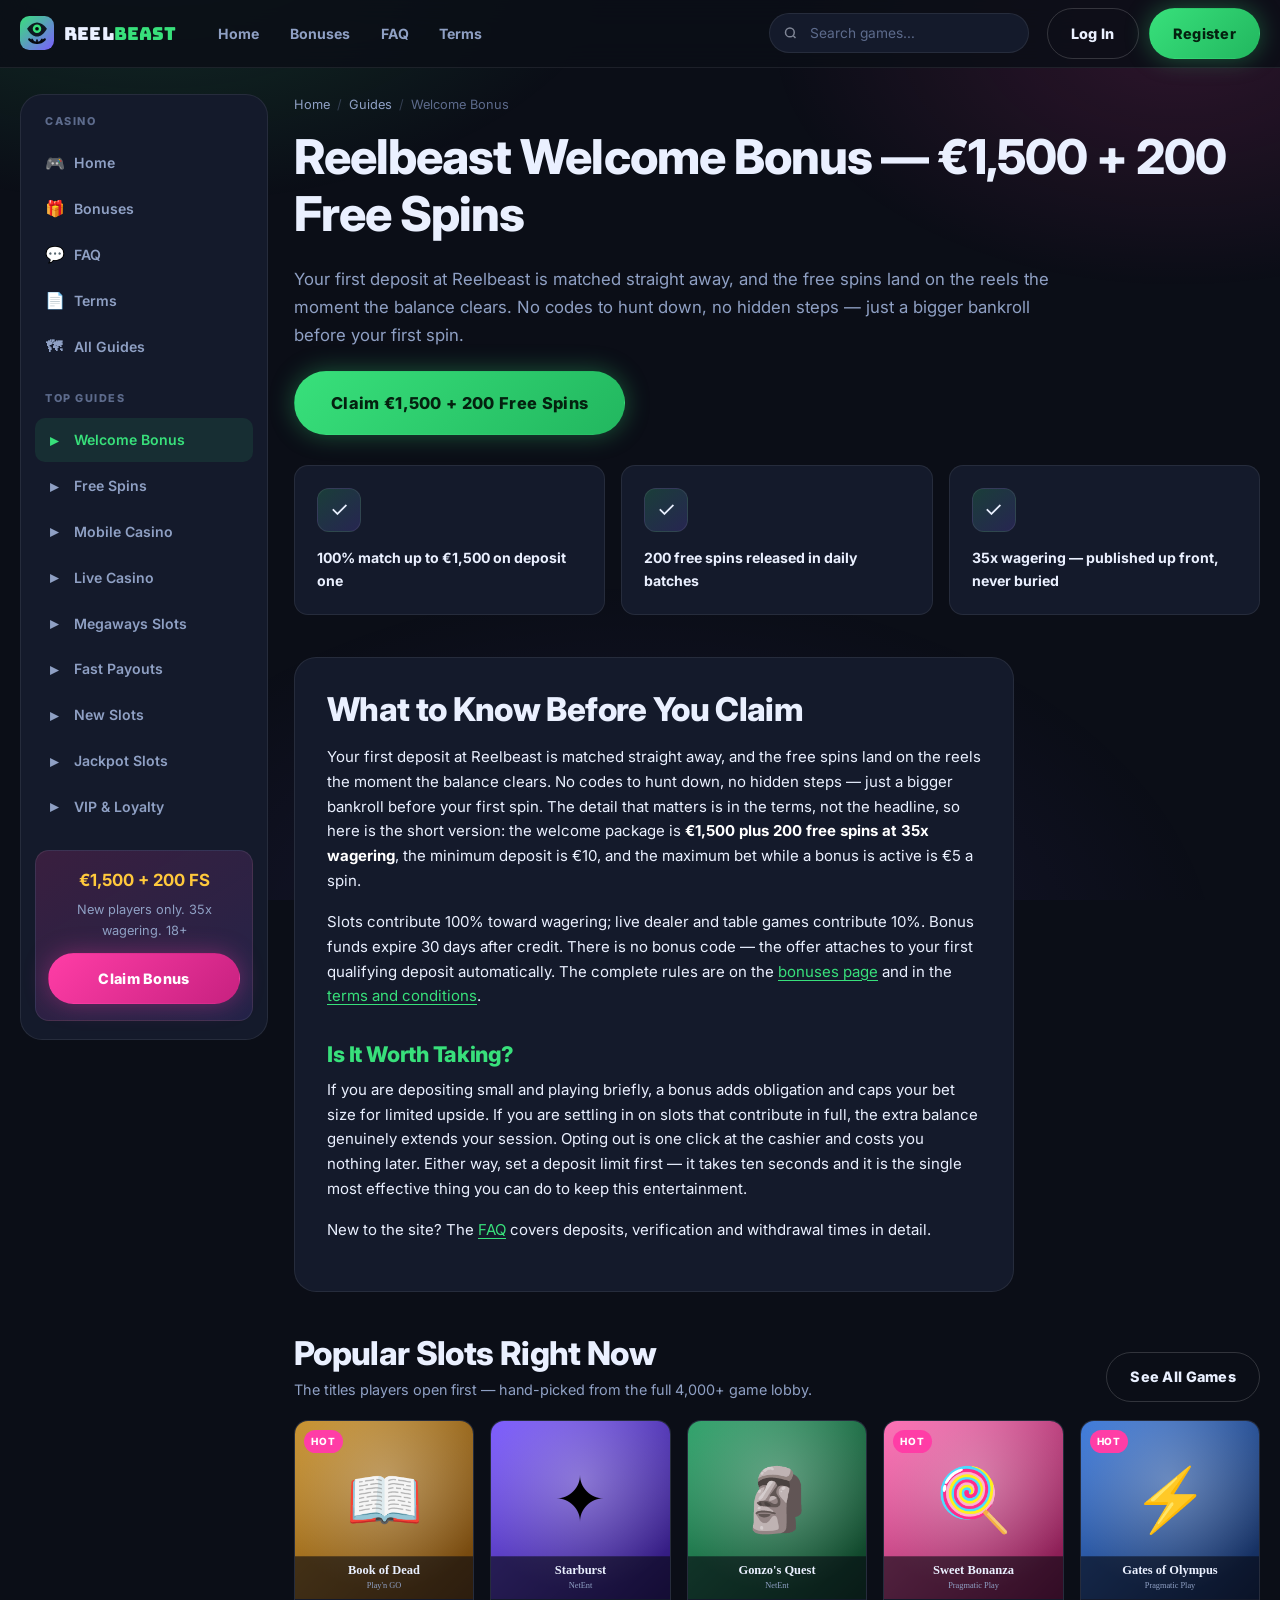
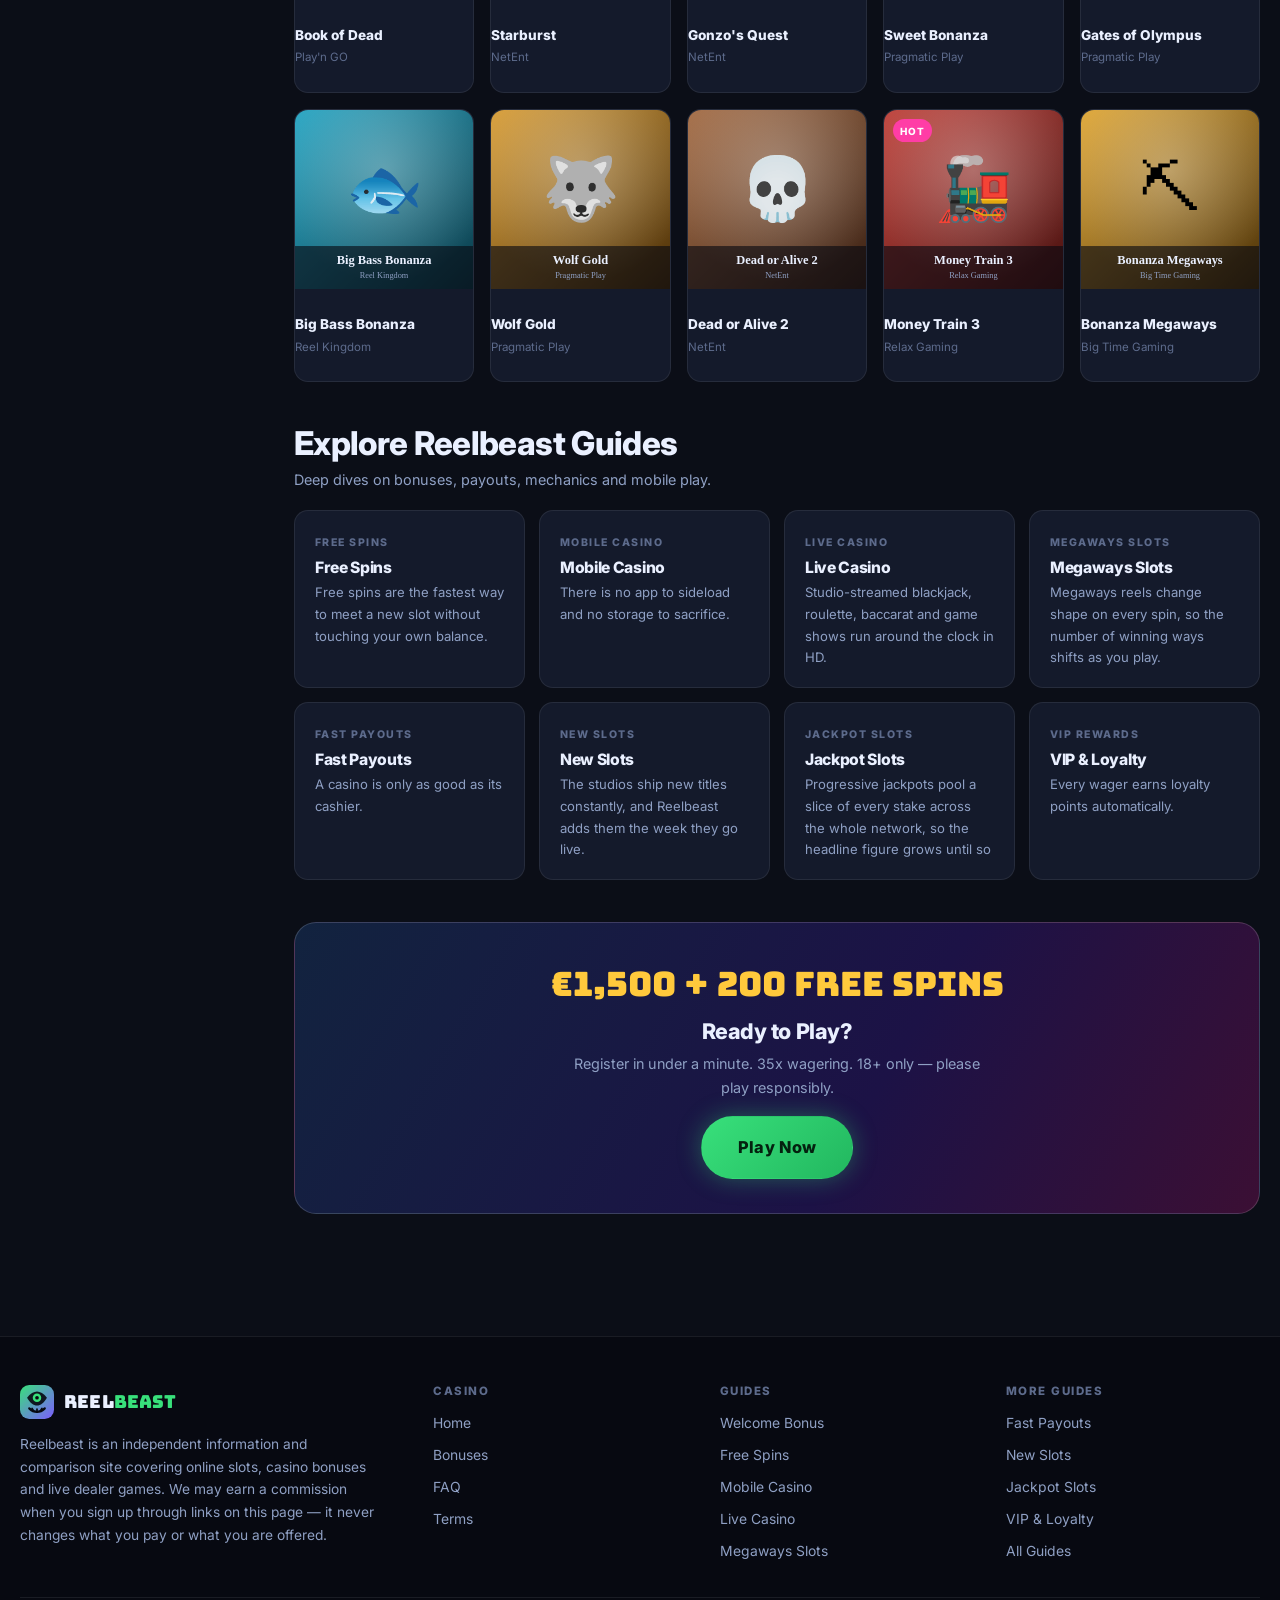
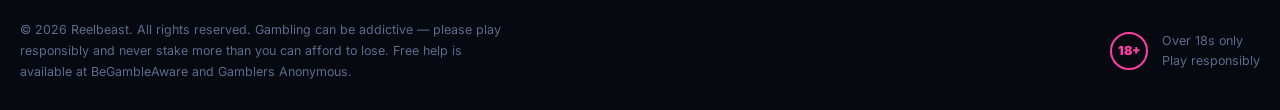
<file: en/x1/index.html>
<!DOCTYPE html>
<html lang="en">
<head>
<meta charset="utf-8">
<meta name="viewport" content="width=device-width, initial-scale=1">
<title>Reelbeast Welcome Bonus — €1,500 + 200 Free Spins | Reelbeast</title>
<meta name="description" content="Your first deposit at Reelbeast is matched straight away, and the free spins land on the…. €1,500 + 200 free spins, 35x wagering. 18+, T&amp;Cs apply.">
<link rel="canonical" href="https://yard.example-domain.com/en/x1/">
<meta name="robots" content="index, follow, max-image-preview:large">
<meta name="theme-color" content="#0B0E17">
<meta name="rating" content="adult">

<meta property="og:type" content="website">
<meta property="og:site_name" content="Reelbeast">
<meta property="og:locale" content="en_US">
<meta property="og:title" content="Reelbeast Welcome Bonus — €1,500 + 200 Free Spins | Reelbeast">
<meta property="og:description" content="Your first deposit at Reelbeast is matched straight away, and the free spins land on the…. €1,500 + 200 free spins, 35x wagering. 18+, T&amp;Cs apply.">
<meta property="og:url" content="https://yard.example-domain.com/en/x1/">
<meta property="og:image" content="https://yard.example-domain.com/images/promo-welcome.svg">
<meta name="twitter:card" content="summary_large_image">
<meta name="twitter:title" content="Reelbeast Welcome Bonus — €1,500 + 200 Free Spins | Reelbeast">
<meta name="twitter:description" content="Your first deposit at Reelbeast is matched straight away, and the free spins land on the…. €1,500 + 200 free spins, 35x wagering. 18+, T&amp;Cs apply.">

<link rel="icon" type="image/svg+xml" href="../../images/favicon.svg">
<link rel="apple-touch-icon" href="../../images/favicon.svg">
<link rel="preconnect" href="https://fonts.googleapis.com">
<link rel="preconnect" href="https://fonts.gstatic.com" crossorigin>
<link rel="stylesheet" href="https://fonts.googleapis.com/css2?family=Bungee&family=Inter:wght@400;600;700;800;900&display=swap">
<link rel="stylesheet" href="../../css/style.css">
<script type="application/ld+json">
{"@context":"https://schema.org","@type":"BreadcrumbList","itemListElement":[{"@type":"ListItem","position":1,"name":"Home","item":"https://yard.example-domain.com/"},{"@type":"ListItem","position":2,"name":"Guides","item":"https://yard.example-domain.com/en/"},{"@type":"ListItem","position":3,"name":"Welcome Bonus","item":"https://yard.example-domain.com/en/x1/"}]}
</script>
</head>
<body>
<header class="site-header">
  <div class="site-header__inner">
    <button class="burger" type="button" aria-label="Open menu" aria-expanded="false" aria-controls="sidebar"><span></span></button>
    <a class="logo" href="../../index.html">
      <img src="../../images/logo.svg" width="48" height="48" alt="Reelbeast online casino logo">
      <span class="logo__text">Reel<b>beast</b></span>
    </a>
    <nav class="nav-main" aria-label="Primary"><a href="../../index.html">Home</a><a href="../../bonuses.html">Bonuses</a><a href="../../faq.html">FAQ</a><a href="../../terms.html">Terms</a></nav>
    <div class="header-search">
      <svg width="15" height="15" viewBox="0 0 24 24" fill="none" stroke="currentColor" stroke-width="2.4" aria-hidden="true"><circle cx="11" cy="11" r="7"/><path d="M20 20l-3.5-3.5"/></svg>
      <label class="sr-only" for="q">Search games</label>
      <input id="q" type="search" placeholder="Search games…" data-game-search autocomplete="off">
    </div>
    <div class="header-actions">
      <a class="btn btn--ghost" href="https://vnstrf.com/d3f4MrnT" target="_blank" rel="nofollow sponsored noopener noreferrer">Log In</a>
      <a class="btn btn--primary" href="https://vnstrf.com/d3f4MrnT" target="_blank" rel="nofollow sponsored noopener noreferrer">Register</a>
    </div>
  </div>
</header>
<div class="scrim"></div>
<div class="shell">
<aside class="sidebar" id="sidebar">
  <p class="sidebar__title">Casino</p>
  <nav aria-label="Site sections"><a href="../../index.html"><span class="ic" aria-hidden="true">🎮</span>Home</a><a href="../../bonuses.html"><span class="ic" aria-hidden="true">🎁</span>Bonuses</a><a href="../../faq.html"><span class="ic" aria-hidden="true">💬</span>FAQ</a><a href="../../terms.html"><span class="ic" aria-hidden="true">📄</span>Terms</a>
    <a href="../../en/"><span class="ic" aria-hidden="true">🗺</span>All Guides</a>
  </nav>
  <p class="sidebar__title">Top Guides</p>
  <nav aria-label="Guides"><a href="../../en/x1/" aria-current="page"><span class="ic" aria-hidden="true">▸</span>Welcome Bonus</a><a href="../../en/x2/"><span class="ic" aria-hidden="true">▸</span>Free Spins</a><a href="../../en/x3/"><span class="ic" aria-hidden="true">▸</span>Mobile Casino</a><a href="../../en/x4/"><span class="ic" aria-hidden="true">▸</span>Live Casino</a><a href="../../en/x5/"><span class="ic" aria-hidden="true">▸</span>Megaways Slots</a><a href="../../en/x6/"><span class="ic" aria-hidden="true">▸</span>Fast Payouts</a><a href="../../en/x7/"><span class="ic" aria-hidden="true">▸</span>New Slots</a><a href="../../en/x8/"><span class="ic" aria-hidden="true">▸</span>Jackpot Slots</a><a href="../../en/x9/"><span class="ic" aria-hidden="true">▸</span>VIP & Loyalty</a></nav>
  <div class="sidebar__cta">
    <strong>€1,500 + 200 FS</strong>
    <p>New players only. 35x wagering. 18+</p>
    <a class="btn btn--accent btn--block" href="https://vnstrf.com/d3f4MrnT" target="_blank" rel="nofollow sponsored noopener noreferrer">Claim Bonus</a>
  </div>
</aside>
<main>
<nav class="crumbs" aria-label="Breadcrumb"><a href="../../index.html">Home</a><span>/</span><a href="../../en/">Guides</a><span>/</span>Welcome Bonus</nav>

<h1>Reelbeast Welcome Bonus — €1,500 + 200 Free Spins</h1>
<p style="font-size:1.05rem;color:var(--muted);max-width:70ch">Your first deposit at Reelbeast is matched straight away, and the free spins land on the reels the moment the balance clears. No codes to hunt down, no hidden steps — just a bigger bankroll before your first spin.</p>

<p style="margin:22px 0 30px">
  <a class="btn btn--primary btn--lg" href="https://vnstrf.com/d3f4MrnT" target="_blank" rel="nofollow sponsored noopener noreferrer">Claim €1,500 + 200 Free Spins</a>
</p>

<section class="section">
  <div class="grid-benefits">
    <article class="benefit">
      <div class="benefit__ic" aria-hidden="true">✓</div>
      <p style="color:var(--text);font-weight:700;margin:0">100% match up to €1,500 on deposit one</p>
    </article>
    <article class="benefit">
      <div class="benefit__ic" aria-hidden="true">✓</div>
      <p style="color:var(--text);font-weight:700;margin:0">200 free spins released in daily batches</p>
    </article>
    <article class="benefit">
      <div class="benefit__ic" aria-hidden="true">✓</div>
      <p style="color:var(--text);font-weight:700;margin:0">35x wagering — published up front, never buried</p>
    </article>
  </div>
</section>

<section class="section card prose">
  <h2>What to Know Before You Claim</h2>
  <p>Your first deposit at Reelbeast is matched straight away, and the free spins land on the reels the moment the balance clears. No codes to hunt down, no hidden steps — just a bigger bankroll before your first spin. The detail that matters is in the terms, not the headline, so here is the short
     version: the welcome package is <strong>€1,500 plus 200 free spins at 35x
     wagering</strong>, the minimum deposit is €10, and the maximum bet while a bonus is
     active is €5 a spin.</p>
  <p>Slots contribute 100% toward wagering; live dealer and table games contribute 10%. Bonus
     funds expire 30 days after credit. There is no bonus code — the offer attaches to your
     first qualifying deposit automatically. The complete rules are on the
     <a href="../../bonuses.html">bonuses page</a> and in the
     <a href="../../terms.html">terms and conditions</a>.</p>
  <h3>Is It Worth Taking?</h3>
  <p>If you are depositing small and playing briefly, a bonus adds obligation and caps your bet
     size for limited upside. If you are settling in on slots that contribute in full, the extra
     balance genuinely extends your session. Opting out is one click at the cashier and costs you
     nothing later. Either way, set a deposit limit first — it takes ten seconds and it is the
     single most effective thing you can do to keep this entertainment.</p>
  <p>New to the site? The <a href="../../faq.html">FAQ</a> covers deposits, verification and
     withdrawal times in detail.</p>
</section>

<section class="section" id="games">
  <div class="section__head">
    <div>
      <h2>Popular Slots Right Now</h2>
      <p>The titles players open first — hand-picked from the full 4,000+ game lobby.</p>
    </div>
    <a class="btn btn--ghost" href="https://vnstrf.com/d3f4MrnT" target="_blank" rel="nofollow sponsored noopener noreferrer">See All Games</a>
  </div>
  <div class="grid-games" data-game-grid>
    <a class="game" href="https://vnstrf.com/d3f4MrnT" target="_blank" rel="nofollow sponsored noopener noreferrer" data-name="Book of Dead" data-provider="Play&#x27;n GO">
      <span class="game__badge game__badge--hot">Hot</span><img src="../../images/games/book-of-dead.svg" width="300" height="300" loading="lazy"
           alt="Book of Dead online slot by Play&#x27;n GO — play at Reelbeast">
      <span class="game__overlay"><span class="btn btn--primary">Play Now</span></span>
      <span class="game__info">
        <span class="game__name">Book of Dead</span>
        <span class="game__prov">Play&#x27;n GO</span>
      </span>
    </a>
    <a class="game" href="https://vnstrf.com/d3f4MrnT" target="_blank" rel="nofollow sponsored noopener noreferrer" data-name="Starburst" data-provider="NetEnt">
      <img src="../../images/games/starburst.svg" width="300" height="300" loading="lazy"
           alt="Starburst online slot by NetEnt — play at Reelbeast">
      <span class="game__overlay"><span class="btn btn--primary">Play Now</span></span>
      <span class="game__info">
        <span class="game__name">Starburst</span>
        <span class="game__prov">NetEnt</span>
      </span>
    </a>
    <a class="game" href="https://vnstrf.com/d3f4MrnT" target="_blank" rel="nofollow sponsored noopener noreferrer" data-name="Gonzo&#x27;s Quest" data-provider="NetEnt">
      <img src="../../images/games/gonzo-s-quest.svg" width="300" height="300" loading="lazy"
           alt="Gonzo&#x27;s Quest online slot by NetEnt — play at Reelbeast">
      <span class="game__overlay"><span class="btn btn--primary">Play Now</span></span>
      <span class="game__info">
        <span class="game__name">Gonzo&#x27;s Quest</span>
        <span class="game__prov">NetEnt</span>
      </span>
    </a>
    <a class="game" href="https://vnstrf.com/d3f4MrnT" target="_blank" rel="nofollow sponsored noopener noreferrer" data-name="Sweet Bonanza" data-provider="Pragmatic Play">
      <span class="game__badge game__badge--hot">Hot</span><img src="../../images/games/sweet-bonanza.svg" width="300" height="300" loading="lazy"
           alt="Sweet Bonanza online slot by Pragmatic Play — play at Reelbeast">
      <span class="game__overlay"><span class="btn btn--primary">Play Now</span></span>
      <span class="game__info">
        <span class="game__name">Sweet Bonanza</span>
        <span class="game__prov">Pragmatic Play</span>
      </span>
    </a>
    <a class="game" href="https://vnstrf.com/d3f4MrnT" target="_blank" rel="nofollow sponsored noopener noreferrer" data-name="Gates of Olympus" data-provider="Pragmatic Play">
      <span class="game__badge game__badge--hot">Hot</span><img src="../../images/games/gates-of-olympus.svg" width="300" height="300" loading="lazy"
           alt="Gates of Olympus online slot by Pragmatic Play — play at Reelbeast">
      <span class="game__overlay"><span class="btn btn--primary">Play Now</span></span>
      <span class="game__info">
        <span class="game__name">Gates of Olympus</span>
        <span class="game__prov">Pragmatic Play</span>
      </span>
    </a>
    <a class="game" href="https://vnstrf.com/d3f4MrnT" target="_blank" rel="nofollow sponsored noopener noreferrer" data-name="Big Bass Bonanza" data-provider="Reel Kingdom">
      <img src="../../images/games/big-bass-bonanza.svg" width="300" height="300" loading="lazy"
           alt="Big Bass Bonanza online slot by Reel Kingdom — play at Reelbeast">
      <span class="game__overlay"><span class="btn btn--primary">Play Now</span></span>
      <span class="game__info">
        <span class="game__name">Big Bass Bonanza</span>
        <span class="game__prov">Reel Kingdom</span>
      </span>
    </a>
    <a class="game" href="https://vnstrf.com/d3f4MrnT" target="_blank" rel="nofollow sponsored noopener noreferrer" data-name="Wolf Gold" data-provider="Pragmatic Play">
      <img src="../../images/games/wolf-gold.svg" width="300" height="300" loading="lazy"
           alt="Wolf Gold online slot by Pragmatic Play — play at Reelbeast">
      <span class="game__overlay"><span class="btn btn--primary">Play Now</span></span>
      <span class="game__info">
        <span class="game__name">Wolf Gold</span>
        <span class="game__prov">Pragmatic Play</span>
      </span>
    </a>
    <a class="game" href="https://vnstrf.com/d3f4MrnT" target="_blank" rel="nofollow sponsored noopener noreferrer" data-name="Dead or Alive 2" data-provider="NetEnt">
      <img src="../../images/games/dead-or-alive-2.svg" width="300" height="300" loading="lazy"
           alt="Dead or Alive 2 online slot by NetEnt — play at Reelbeast">
      <span class="game__overlay"><span class="btn btn--primary">Play Now</span></span>
      <span class="game__info">
        <span class="game__name">Dead or Alive 2</span>
        <span class="game__prov">NetEnt</span>
      </span>
    </a>
    <a class="game" href="https://vnstrf.com/d3f4MrnT" target="_blank" rel="nofollow sponsored noopener noreferrer" data-name="Money Train 3" data-provider="Relax Gaming">
      <span class="game__badge game__badge--hot">Hot</span><img src="../../images/games/money-train-3.svg" width="300" height="300" loading="lazy"
           alt="Money Train 3 online slot by Relax Gaming — play at Reelbeast">
      <span class="game__overlay"><span class="btn btn--primary">Play Now</span></span>
      <span class="game__info">
        <span class="game__name">Money Train 3</span>
        <span class="game__prov">Relax Gaming</span>
      </span>
    </a>
    <a class="game" href="https://vnstrf.com/d3f4MrnT" target="_blank" rel="nofollow sponsored noopener noreferrer" data-name="Bonanza Megaways" data-provider="Big Time Gaming">
      <img src="../../images/games/bonanza-megaways.svg" width="300" height="300" loading="lazy"
           alt="Bonanza Megaways online slot by Big Time Gaming — play at Reelbeast">
      <span class="game__overlay"><span class="btn btn--primary">Play Now</span></span>
      <span class="game__info">
        <span class="game__name">Bonanza Megaways</span>
        <span class="game__prov">Big Time Gaming</span>
      </span>
    </a>
  </div>
  <p data-game-empty hidden style="color:var(--muted);margin-top:16px">No games match that search. Try another title or provider.</p>
</section>


<section class="section">
  <div class="section__head">
    <div>
      <h2>Explore Reelbeast Guides</h2>
      <p>Deep dives on bonuses, payouts, mechanics and mobile play.</p>
    </div>
  </div>
  <div class="grid-doors">
    <a class="door" href="../../en/x2/">
      <span class="door__kicker">free spins</span>
      <h3>Free Spins</h3>
      <p>Free spins are the fastest way to meet a new slot without touching your own balance.</p>
    </a>
    <a class="door" href="../../en/x3/">
      <span class="door__kicker">mobile casino</span>
      <h3>Mobile Casino</h3>
      <p>There is no app to sideload and no storage to sacrifice.</p>
    </a>
    <a class="door" href="../../en/x4/">
      <span class="door__kicker">live casino</span>
      <h3>Live Casino</h3>
      <p>Studio-streamed blackjack, roulette, baccarat and game shows run around the clock in HD.</p>
    </a>
    <a class="door" href="../../en/x5/">
      <span class="door__kicker">megaways slots</span>
      <h3>Megaways Slots</h3>
      <p>Megaways reels change shape on every spin, so the number of winning ways shifts as you play.</p>
    </a>
    <a class="door" href="../../en/x6/">
      <span class="door__kicker">fast payouts</span>
      <h3>Fast Payouts</h3>
      <p>A casino is only as good as its cashier.</p>
    </a>
    <a class="door" href="../../en/x7/">
      <span class="door__kicker">new slots</span>
      <h3>New Slots</h3>
      <p>The studios ship new titles constantly, and Reelbeast adds them the week they go live.</p>
    </a>
    <a class="door" href="../../en/x8/">
      <span class="door__kicker">jackpot slots</span>
      <h3>Jackpot Slots</h3>
      <p>Progressive jackpots pool a slice of every stake across the whole network, so the headline figure grows until so</p>
    </a>
    <a class="door" href="../../en/x9/">
      <span class="door__kicker">vip rewards</span>
      <h3>VIP &amp; Loyalty</h3>
      <p>Every wager earns loyalty points automatically.</p>
    </a>
  </div>
</section>


<section class="section">
  <a class="promo" href="https://vnstrf.com/d3f4MrnT" target="_blank" rel="nofollow sponsored noopener noreferrer" style="display:block;text-align:center">
    <span class="promo__amount">€1,500 + 200 Free Spins</span>
    <h3>Ready to Play?</h3>
    <p style="margin-inline:auto">Register in under a minute. 35x wagering. 18+ only — please play responsibly.</p>
    <span class="btn btn--primary btn--lg">Play Now</span>
  </a>
</section>
</main>
</div>

<footer class="site-footer">
  <div class="wrap">
    <div class="footer-grid">
      <div class="footer-brand">
        <a class="logo" href="../../index.html">
          <img src="../../images/logo.svg" width="48" height="48" alt="Reelbeast logo">
          <span class="logo__text">Reel<b>beast</b></span>
        </a>
        <p>Reelbeast is an independent information and comparison site covering online slots,
           casino bonuses and live dealer games. We may earn a commission when you sign up
           through links on this page — it never changes what you pay or what you are offered.</p>
      </div>
      <div class="footer-col">
        <h4>Casino</h4>
        <nav aria-label="Footer sections"><a href="../../index.html">Home</a><a href="../../bonuses.html">Bonuses</a><a href="../../faq.html">FAQ</a><a href="../../terms.html">Terms</a></nav>
      </div>
      <div class="footer-col">
        <h4>Guides</h4>
        <nav aria-label="Footer guides"><a href="../../en/x1/">Welcome Bonus</a><a href="../../en/x2/">Free Spins</a><a href="../../en/x3/">Mobile Casino</a><a href="../../en/x4/">Live Casino</a><a href="../../en/x5/">Megaways Slots</a></nav>
      </div>
      <div class="footer-col">
        <h4>More Guides</h4>
        <nav aria-label="Footer guides continued"><a href="../../en/x6/">Fast Payouts</a><a href="../../en/x7/">New Slots</a><a href="../../en/x8/">Jackpot Slots</a><a href="../../en/x9/">VIP & Loyalty</a>
          <a href="../../en/">All Guides</a>
        </nav>
      </div>
    </div>
    <div class="footer-bottom">
      <p>&copy; <span data-year>2026</span> Reelbeast. All rights reserved.
         Gambling can be addictive — please play responsibly and never stake more than you can afford to lose.
         Free help is available at BeGambleAware and Gamblers Anonymous.</p>
      <div class="rg">
        <div class="rg__18" aria-hidden="true">18+</div>
        <span>Over 18s only<br>Play responsibly</span>
      </div>
    </div>
  </div>
</footer>

<div class="sticky-cta">
  <a class="btn btn--primary btn--block btn--lg" href="https://vnstrf.com/d3f4MrnT" target="_blank" rel="nofollow sponsored noopener noreferrer">Claim €1,500 + 200 Free Spins</a>
</div>

<script src="../../js/main.js" defer></script>
</body>
</html>
</file>
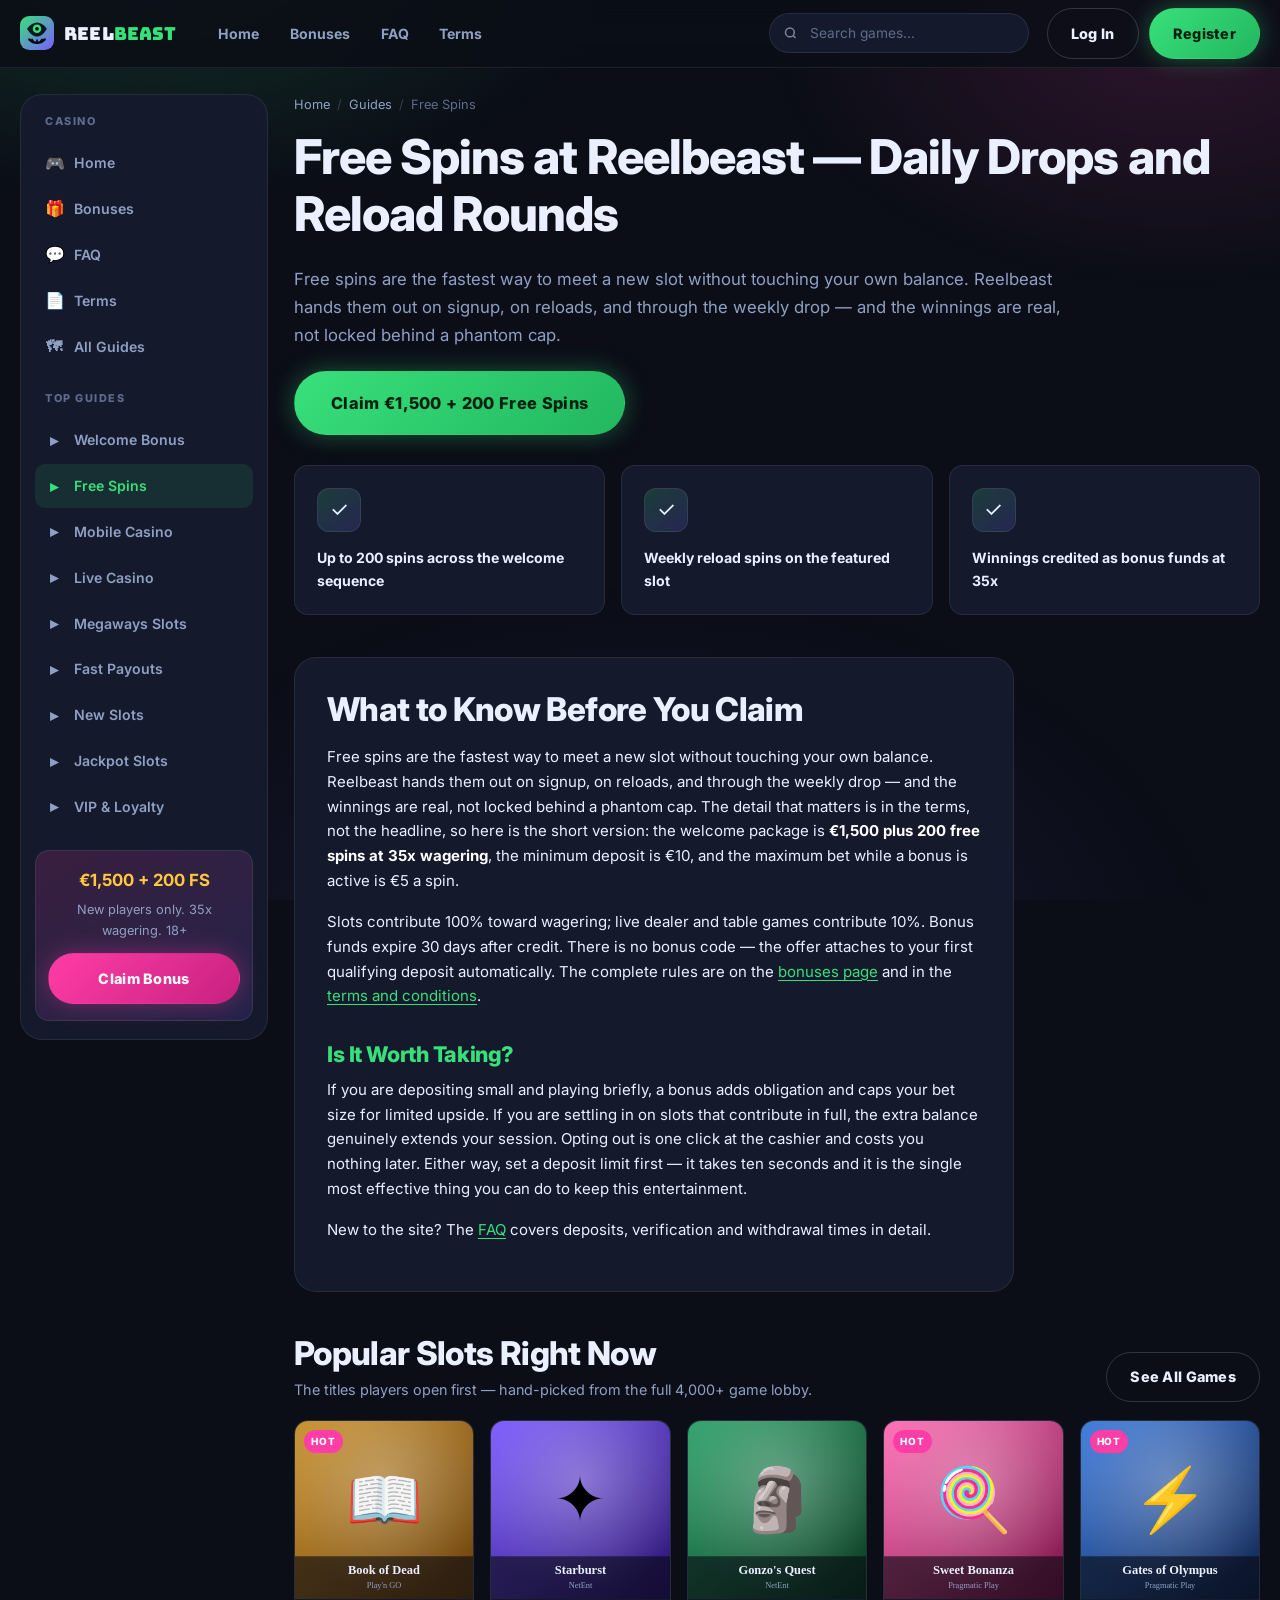
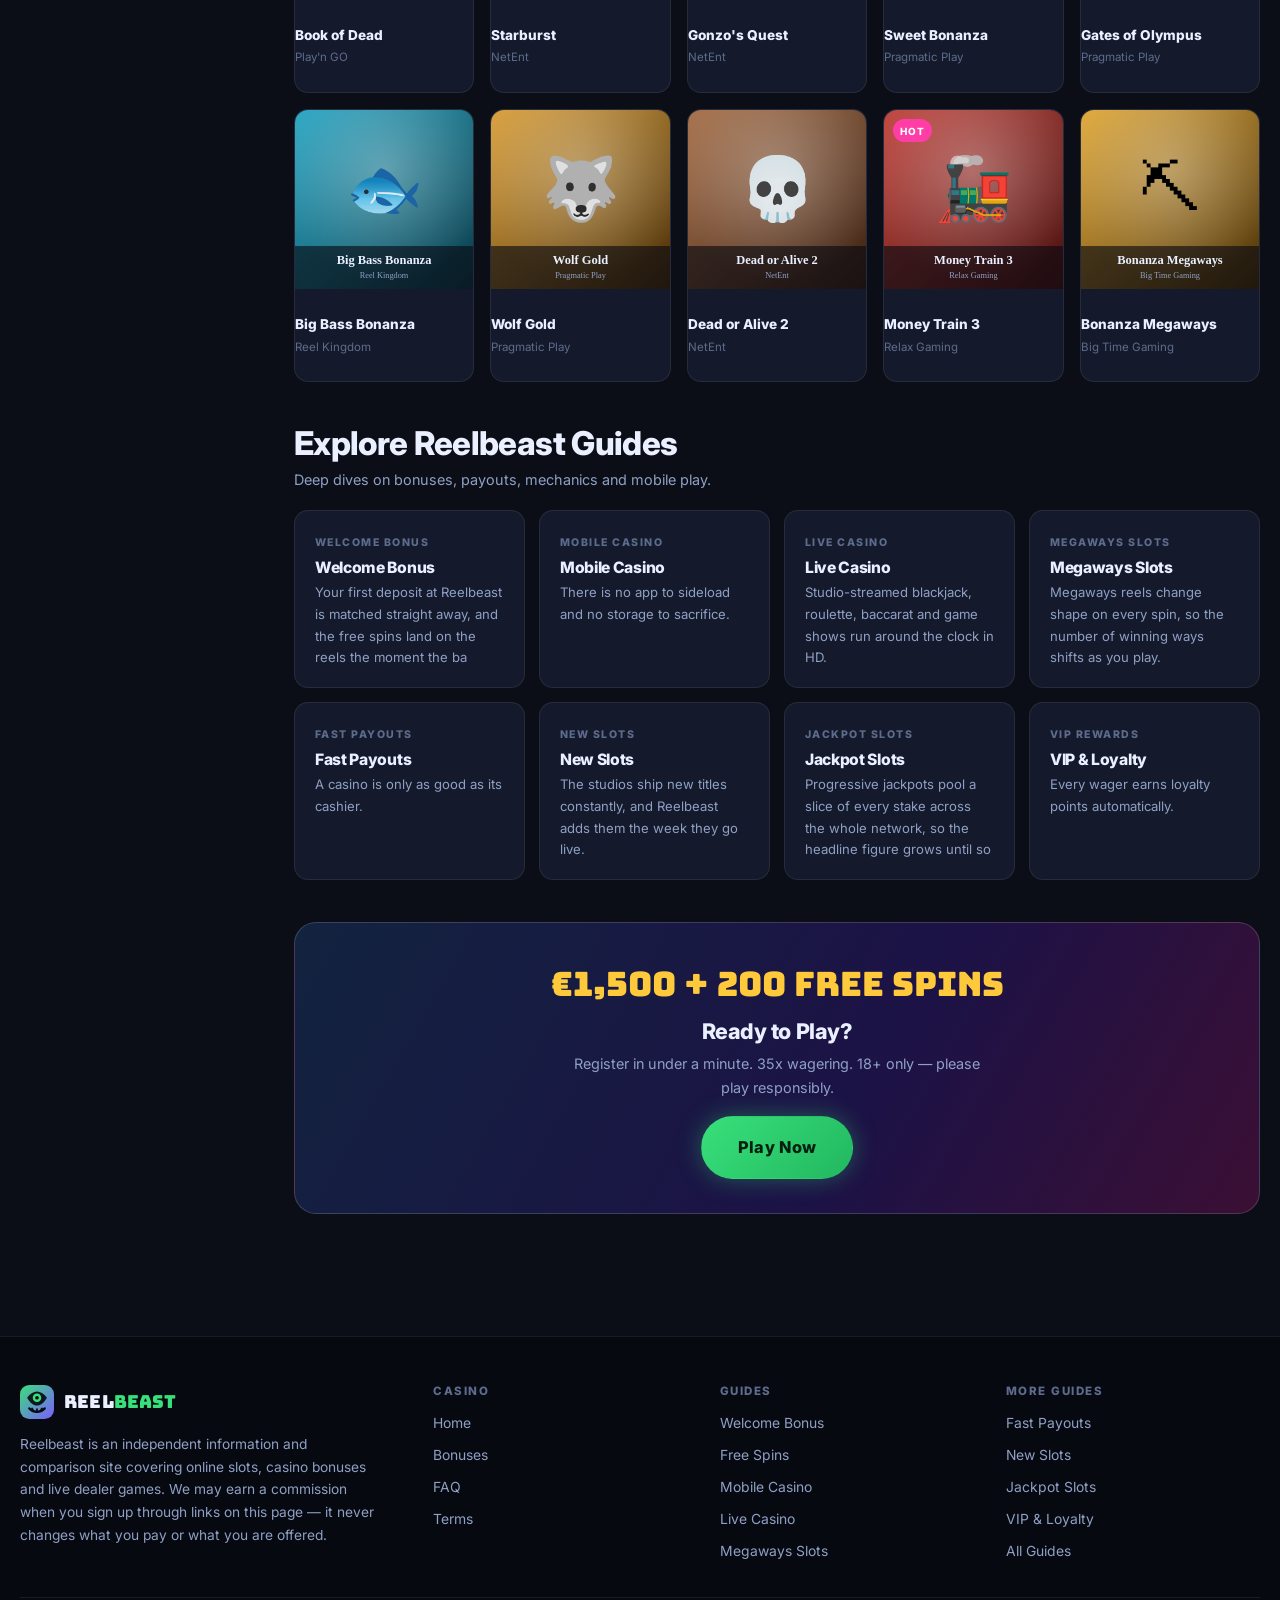
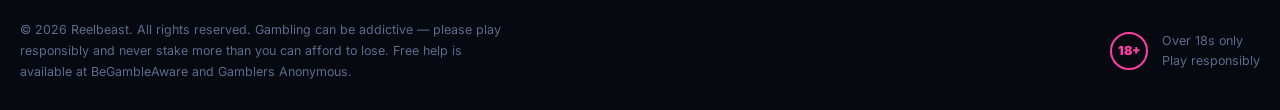
<file: en/x2/index.html>
<!DOCTYPE html>
<html lang="en">
<head>
<meta charset="utf-8">
<meta name="viewport" content="width=device-width, initial-scale=1">
<title>Free Spins at Reelbeast — Daily Drops and Reload Rounds | Reelbeast</title>
<meta name="description" content="Free spins are the fastest way to meet a new slot without touching your own balance. €1,500 + 200 free spins, 35x wagering. 18+, T&amp;Cs apply.">
<link rel="canonical" href="https://yard.example-domain.com/en/x2/">
<meta name="robots" content="index, follow, max-image-preview:large">
<meta name="theme-color" content="#0B0E17">
<meta name="rating" content="adult">

<meta property="og:type" content="website">
<meta property="og:site_name" content="Reelbeast">
<meta property="og:locale" content="en_US">
<meta property="og:title" content="Free Spins at Reelbeast — Daily Drops and Reload Rounds | Reelbeast">
<meta property="og:description" content="Free spins are the fastest way to meet a new slot without touching your own balance. €1,500 + 200 free spins, 35x wagering. 18+, T&amp;Cs apply.">
<meta property="og:url" content="https://yard.example-domain.com/en/x2/">
<meta property="og:image" content="https://yard.example-domain.com/images/promo-welcome.svg">
<meta name="twitter:card" content="summary_large_image">
<meta name="twitter:title" content="Free Spins at Reelbeast — Daily Drops and Reload Rounds | Reelbeast">
<meta name="twitter:description" content="Free spins are the fastest way to meet a new slot without touching your own balance. €1,500 + 200 free spins, 35x wagering. 18+, T&amp;Cs apply.">

<link rel="icon" type="image/svg+xml" href="../../images/favicon.svg">
<link rel="apple-touch-icon" href="../../images/favicon.svg">
<link rel="preconnect" href="https://fonts.googleapis.com">
<link rel="preconnect" href="https://fonts.gstatic.com" crossorigin>
<link rel="stylesheet" href="https://fonts.googleapis.com/css2?family=Bungee&family=Inter:wght@400;600;700;800;900&display=swap">
<link rel="stylesheet" href="../../css/style.css">
<script type="application/ld+json">
{"@context":"https://schema.org","@type":"BreadcrumbList","itemListElement":[{"@type":"ListItem","position":1,"name":"Home","item":"https://yard.example-domain.com/"},{"@type":"ListItem","position":2,"name":"Guides","item":"https://yard.example-domain.com/en/"},{"@type":"ListItem","position":3,"name":"Free Spins","item":"https://yard.example-domain.com/en/x2/"}]}
</script>
</head>
<body>
<header class="site-header">
  <div class="site-header__inner">
    <button class="burger" type="button" aria-label="Open menu" aria-expanded="false" aria-controls="sidebar"><span></span></button>
    <a class="logo" href="../../index.html">
      <img src="../../images/logo.svg" width="48" height="48" alt="Reelbeast online casino logo">
      <span class="logo__text">Reel<b>beast</b></span>
    </a>
    <nav class="nav-main" aria-label="Primary"><a href="../../index.html">Home</a><a href="../../bonuses.html">Bonuses</a><a href="../../faq.html">FAQ</a><a href="../../terms.html">Terms</a></nav>
    <div class="header-search">
      <svg width="15" height="15" viewBox="0 0 24 24" fill="none" stroke="currentColor" stroke-width="2.4" aria-hidden="true"><circle cx="11" cy="11" r="7"/><path d="M20 20l-3.5-3.5"/></svg>
      <label class="sr-only" for="q">Search games</label>
      <input id="q" type="search" placeholder="Search games…" data-game-search autocomplete="off">
    </div>
    <div class="header-actions">
      <a class="btn btn--ghost" href="https://vnstrf.com/d3f4MrnT" target="_blank" rel="nofollow sponsored noopener noreferrer">Log In</a>
      <a class="btn btn--primary" href="https://vnstrf.com/d3f4MrnT" target="_blank" rel="nofollow sponsored noopener noreferrer">Register</a>
    </div>
  </div>
</header>
<div class="scrim"></div>
<div class="shell">
<aside class="sidebar" id="sidebar">
  <p class="sidebar__title">Casino</p>
  <nav aria-label="Site sections"><a href="../../index.html"><span class="ic" aria-hidden="true">🎮</span>Home</a><a href="../../bonuses.html"><span class="ic" aria-hidden="true">🎁</span>Bonuses</a><a href="../../faq.html"><span class="ic" aria-hidden="true">💬</span>FAQ</a><a href="../../terms.html"><span class="ic" aria-hidden="true">📄</span>Terms</a>
    <a href="../../en/"><span class="ic" aria-hidden="true">🗺</span>All Guides</a>
  </nav>
  <p class="sidebar__title">Top Guides</p>
  <nav aria-label="Guides"><a href="../../en/x1/"><span class="ic" aria-hidden="true">▸</span>Welcome Bonus</a><a href="../../en/x2/" aria-current="page"><span class="ic" aria-hidden="true">▸</span>Free Spins</a><a href="../../en/x3/"><span class="ic" aria-hidden="true">▸</span>Mobile Casino</a><a href="../../en/x4/"><span class="ic" aria-hidden="true">▸</span>Live Casino</a><a href="../../en/x5/"><span class="ic" aria-hidden="true">▸</span>Megaways Slots</a><a href="../../en/x6/"><span class="ic" aria-hidden="true">▸</span>Fast Payouts</a><a href="../../en/x7/"><span class="ic" aria-hidden="true">▸</span>New Slots</a><a href="../../en/x8/"><span class="ic" aria-hidden="true">▸</span>Jackpot Slots</a><a href="../../en/x9/"><span class="ic" aria-hidden="true">▸</span>VIP & Loyalty</a></nav>
  <div class="sidebar__cta">
    <strong>€1,500 + 200 FS</strong>
    <p>New players only. 35x wagering. 18+</p>
    <a class="btn btn--accent btn--block" href="https://vnstrf.com/d3f4MrnT" target="_blank" rel="nofollow sponsored noopener noreferrer">Claim Bonus</a>
  </div>
</aside>
<main>
<nav class="crumbs" aria-label="Breadcrumb"><a href="../../index.html">Home</a><span>/</span><a href="../../en/">Guides</a><span>/</span>Free Spins</nav>

<h1>Free Spins at Reelbeast — Daily Drops and Reload Rounds</h1>
<p style="font-size:1.05rem;color:var(--muted);max-width:70ch">Free spins are the fastest way to meet a new slot without touching your own balance. Reelbeast hands them out on signup, on reloads, and through the weekly drop — and the winnings are real, not locked behind a phantom cap.</p>

<p style="margin:22px 0 30px">
  <a class="btn btn--primary btn--lg" href="https://vnstrf.com/d3f4MrnT" target="_blank" rel="nofollow sponsored noopener noreferrer">Claim €1,500 + 200 Free Spins</a>
</p>

<section class="section">
  <div class="grid-benefits">
    <article class="benefit">
      <div class="benefit__ic" aria-hidden="true">✓</div>
      <p style="color:var(--text);font-weight:700;margin:0">Up to 200 spins across the welcome sequence</p>
    </article>
    <article class="benefit">
      <div class="benefit__ic" aria-hidden="true">✓</div>
      <p style="color:var(--text);font-weight:700;margin:0">Weekly reload spins on the featured slot</p>
    </article>
    <article class="benefit">
      <div class="benefit__ic" aria-hidden="true">✓</div>
      <p style="color:var(--text);font-weight:700;margin:0">Winnings credited as bonus funds at 35x</p>
    </article>
  </div>
</section>

<section class="section card prose">
  <h2>What to Know Before You Claim</h2>
  <p>Free spins are the fastest way to meet a new slot without touching your own balance. Reelbeast hands them out on signup, on reloads, and through the weekly drop — and the winnings are real, not locked behind a phantom cap. The detail that matters is in the terms, not the headline, so here is the short
     version: the welcome package is <strong>€1,500 plus 200 free spins at 35x
     wagering</strong>, the minimum deposit is €10, and the maximum bet while a bonus is
     active is €5 a spin.</p>
  <p>Slots contribute 100% toward wagering; live dealer and table games contribute 10%. Bonus
     funds expire 30 days after credit. There is no bonus code — the offer attaches to your
     first qualifying deposit automatically. The complete rules are on the
     <a href="../../bonuses.html">bonuses page</a> and in the
     <a href="../../terms.html">terms and conditions</a>.</p>
  <h3>Is It Worth Taking?</h3>
  <p>If you are depositing small and playing briefly, a bonus adds obligation and caps your bet
     size for limited upside. If you are settling in on slots that contribute in full, the extra
     balance genuinely extends your session. Opting out is one click at the cashier and costs you
     nothing later. Either way, set a deposit limit first — it takes ten seconds and it is the
     single most effective thing you can do to keep this entertainment.</p>
  <p>New to the site? The <a href="../../faq.html">FAQ</a> covers deposits, verification and
     withdrawal times in detail.</p>
</section>

<section class="section" id="games">
  <div class="section__head">
    <div>
      <h2>Popular Slots Right Now</h2>
      <p>The titles players open first — hand-picked from the full 4,000+ game lobby.</p>
    </div>
    <a class="btn btn--ghost" href="https://vnstrf.com/d3f4MrnT" target="_blank" rel="nofollow sponsored noopener noreferrer">See All Games</a>
  </div>
  <div class="grid-games" data-game-grid>
    <a class="game" href="https://vnstrf.com/d3f4MrnT" target="_blank" rel="nofollow sponsored noopener noreferrer" data-name="Book of Dead" data-provider="Play&#x27;n GO">
      <span class="game__badge game__badge--hot">Hot</span><img src="../../images/games/book-of-dead.svg" width="300" height="300" loading="lazy"
           alt="Book of Dead online slot by Play&#x27;n GO — play at Reelbeast">
      <span class="game__overlay"><span class="btn btn--primary">Play Now</span></span>
      <span class="game__info">
        <span class="game__name">Book of Dead</span>
        <span class="game__prov">Play&#x27;n GO</span>
      </span>
    </a>
    <a class="game" href="https://vnstrf.com/d3f4MrnT" target="_blank" rel="nofollow sponsored noopener noreferrer" data-name="Starburst" data-provider="NetEnt">
      <img src="../../images/games/starburst.svg" width="300" height="300" loading="lazy"
           alt="Starburst online slot by NetEnt — play at Reelbeast">
      <span class="game__overlay"><span class="btn btn--primary">Play Now</span></span>
      <span class="game__info">
        <span class="game__name">Starburst</span>
        <span class="game__prov">NetEnt</span>
      </span>
    </a>
    <a class="game" href="https://vnstrf.com/d3f4MrnT" target="_blank" rel="nofollow sponsored noopener noreferrer" data-name="Gonzo&#x27;s Quest" data-provider="NetEnt">
      <img src="../../images/games/gonzo-s-quest.svg" width="300" height="300" loading="lazy"
           alt="Gonzo&#x27;s Quest online slot by NetEnt — play at Reelbeast">
      <span class="game__overlay"><span class="btn btn--primary">Play Now</span></span>
      <span class="game__info">
        <span class="game__name">Gonzo&#x27;s Quest</span>
        <span class="game__prov">NetEnt</span>
      </span>
    </a>
    <a class="game" href="https://vnstrf.com/d3f4MrnT" target="_blank" rel="nofollow sponsored noopener noreferrer" data-name="Sweet Bonanza" data-provider="Pragmatic Play">
      <span class="game__badge game__badge--hot">Hot</span><img src="../../images/games/sweet-bonanza.svg" width="300" height="300" loading="lazy"
           alt="Sweet Bonanza online slot by Pragmatic Play — play at Reelbeast">
      <span class="game__overlay"><span class="btn btn--primary">Play Now</span></span>
      <span class="game__info">
        <span class="game__name">Sweet Bonanza</span>
        <span class="game__prov">Pragmatic Play</span>
      </span>
    </a>
    <a class="game" href="https://vnstrf.com/d3f4MrnT" target="_blank" rel="nofollow sponsored noopener noreferrer" data-name="Gates of Olympus" data-provider="Pragmatic Play">
      <span class="game__badge game__badge--hot">Hot</span><img src="../../images/games/gates-of-olympus.svg" width="300" height="300" loading="lazy"
           alt="Gates of Olympus online slot by Pragmatic Play — play at Reelbeast">
      <span class="game__overlay"><span class="btn btn--primary">Play Now</span></span>
      <span class="game__info">
        <span class="game__name">Gates of Olympus</span>
        <span class="game__prov">Pragmatic Play</span>
      </span>
    </a>
    <a class="game" href="https://vnstrf.com/d3f4MrnT" target="_blank" rel="nofollow sponsored noopener noreferrer" data-name="Big Bass Bonanza" data-provider="Reel Kingdom">
      <img src="../../images/games/big-bass-bonanza.svg" width="300" height="300" loading="lazy"
           alt="Big Bass Bonanza online slot by Reel Kingdom — play at Reelbeast">
      <span class="game__overlay"><span class="btn btn--primary">Play Now</span></span>
      <span class="game__info">
        <span class="game__name">Big Bass Bonanza</span>
        <span class="game__prov">Reel Kingdom</span>
      </span>
    </a>
    <a class="game" href="https://vnstrf.com/d3f4MrnT" target="_blank" rel="nofollow sponsored noopener noreferrer" data-name="Wolf Gold" data-provider="Pragmatic Play">
      <img src="../../images/games/wolf-gold.svg" width="300" height="300" loading="lazy"
           alt="Wolf Gold online slot by Pragmatic Play — play at Reelbeast">
      <span class="game__overlay"><span class="btn btn--primary">Play Now</span></span>
      <span class="game__info">
        <span class="game__name">Wolf Gold</span>
        <span class="game__prov">Pragmatic Play</span>
      </span>
    </a>
    <a class="game" href="https://vnstrf.com/d3f4MrnT" target="_blank" rel="nofollow sponsored noopener noreferrer" data-name="Dead or Alive 2" data-provider="NetEnt">
      <img src="../../images/games/dead-or-alive-2.svg" width="300" height="300" loading="lazy"
           alt="Dead or Alive 2 online slot by NetEnt — play at Reelbeast">
      <span class="game__overlay"><span class="btn btn--primary">Play Now</span></span>
      <span class="game__info">
        <span class="game__name">Dead or Alive 2</span>
        <span class="game__prov">NetEnt</span>
      </span>
    </a>
    <a class="game" href="https://vnstrf.com/d3f4MrnT" target="_blank" rel="nofollow sponsored noopener noreferrer" data-name="Money Train 3" data-provider="Relax Gaming">
      <span class="game__badge game__badge--hot">Hot</span><img src="../../images/games/money-train-3.svg" width="300" height="300" loading="lazy"
           alt="Money Train 3 online slot by Relax Gaming — play at Reelbeast">
      <span class="game__overlay"><span class="btn btn--primary">Play Now</span></span>
      <span class="game__info">
        <span class="game__name">Money Train 3</span>
        <span class="game__prov">Relax Gaming</span>
      </span>
    </a>
    <a class="game" href="https://vnstrf.com/d3f4MrnT" target="_blank" rel="nofollow sponsored noopener noreferrer" data-name="Bonanza Megaways" data-provider="Big Time Gaming">
      <img src="../../images/games/bonanza-megaways.svg" width="300" height="300" loading="lazy"
           alt="Bonanza Megaways online slot by Big Time Gaming — play at Reelbeast">
      <span class="game__overlay"><span class="btn btn--primary">Play Now</span></span>
      <span class="game__info">
        <span class="game__name">Bonanza Megaways</span>
        <span class="game__prov">Big Time Gaming</span>
      </span>
    </a>
  </div>
  <p data-game-empty hidden style="color:var(--muted);margin-top:16px">No games match that search. Try another title or provider.</p>
</section>


<section class="section">
  <div class="section__head">
    <div>
      <h2>Explore Reelbeast Guides</h2>
      <p>Deep dives on bonuses, payouts, mechanics and mobile play.</p>
    </div>
  </div>
  <div class="grid-doors">
    <a class="door" href="../../en/x1/">
      <span class="door__kicker">welcome bonus</span>
      <h3>Welcome Bonus</h3>
      <p>Your first deposit at Reelbeast is matched straight away, and the free spins land on the reels the moment the ba</p>
    </a>
    <a class="door" href="../../en/x3/">
      <span class="door__kicker">mobile casino</span>
      <h3>Mobile Casino</h3>
      <p>There is no app to sideload and no storage to sacrifice.</p>
    </a>
    <a class="door" href="../../en/x4/">
      <span class="door__kicker">live casino</span>
      <h3>Live Casino</h3>
      <p>Studio-streamed blackjack, roulette, baccarat and game shows run around the clock in HD.</p>
    </a>
    <a class="door" href="../../en/x5/">
      <span class="door__kicker">megaways slots</span>
      <h3>Megaways Slots</h3>
      <p>Megaways reels change shape on every spin, so the number of winning ways shifts as you play.</p>
    </a>
    <a class="door" href="../../en/x6/">
      <span class="door__kicker">fast payouts</span>
      <h3>Fast Payouts</h3>
      <p>A casino is only as good as its cashier.</p>
    </a>
    <a class="door" href="../../en/x7/">
      <span class="door__kicker">new slots</span>
      <h3>New Slots</h3>
      <p>The studios ship new titles constantly, and Reelbeast adds them the week they go live.</p>
    </a>
    <a class="door" href="../../en/x8/">
      <span class="door__kicker">jackpot slots</span>
      <h3>Jackpot Slots</h3>
      <p>Progressive jackpots pool a slice of every stake across the whole network, so the headline figure grows until so</p>
    </a>
    <a class="door" href="../../en/x9/">
      <span class="door__kicker">vip rewards</span>
      <h3>VIP &amp; Loyalty</h3>
      <p>Every wager earns loyalty points automatically.</p>
    </a>
  </div>
</section>


<section class="section">
  <a class="promo" href="https://vnstrf.com/d3f4MrnT" target="_blank" rel="nofollow sponsored noopener noreferrer" style="display:block;text-align:center">
    <span class="promo__amount">€1,500 + 200 Free Spins</span>
    <h3>Ready to Play?</h3>
    <p style="margin-inline:auto">Register in under a minute. 35x wagering. 18+ only — please play responsibly.</p>
    <span class="btn btn--primary btn--lg">Play Now</span>
  </a>
</section>
</main>
</div>

<footer class="site-footer">
  <div class="wrap">
    <div class="footer-grid">
      <div class="footer-brand">
        <a class="logo" href="../../index.html">
          <img src="../../images/logo.svg" width="48" height="48" alt="Reelbeast logo">
          <span class="logo__text">Reel<b>beast</b></span>
        </a>
        <p>Reelbeast is an independent information and comparison site covering online slots,
           casino bonuses and live dealer games. We may earn a commission when you sign up
           through links on this page — it never changes what you pay or what you are offered.</p>
      </div>
      <div class="footer-col">
        <h4>Casino</h4>
        <nav aria-label="Footer sections"><a href="../../index.html">Home</a><a href="../../bonuses.html">Bonuses</a><a href="../../faq.html">FAQ</a><a href="../../terms.html">Terms</a></nav>
      </div>
      <div class="footer-col">
        <h4>Guides</h4>
        <nav aria-label="Footer guides"><a href="../../en/x1/">Welcome Bonus</a><a href="../../en/x2/">Free Spins</a><a href="../../en/x3/">Mobile Casino</a><a href="../../en/x4/">Live Casino</a><a href="../../en/x5/">Megaways Slots</a></nav>
      </div>
      <div class="footer-col">
        <h4>More Guides</h4>
        <nav aria-label="Footer guides continued"><a href="../../en/x6/">Fast Payouts</a><a href="../../en/x7/">New Slots</a><a href="../../en/x8/">Jackpot Slots</a><a href="../../en/x9/">VIP & Loyalty</a>
          <a href="../../en/">All Guides</a>
        </nav>
      </div>
    </div>
    <div class="footer-bottom">
      <p>&copy; <span data-year>2026</span> Reelbeast. All rights reserved.
         Gambling can be addictive — please play responsibly and never stake more than you can afford to lose.
         Free help is available at BeGambleAware and Gamblers Anonymous.</p>
      <div class="rg">
        <div class="rg__18" aria-hidden="true">18+</div>
        <span>Over 18s only<br>Play responsibly</span>
      </div>
    </div>
  </div>
</footer>

<div class="sticky-cta">
  <a class="btn btn--primary btn--block btn--lg" href="https://vnstrf.com/d3f4MrnT" target="_blank" rel="nofollow sponsored noopener noreferrer">Claim €1,500 + 200 Free Spins</a>
</div>

<script src="../../js/main.js" defer></script>
</body>
</html>
</file>
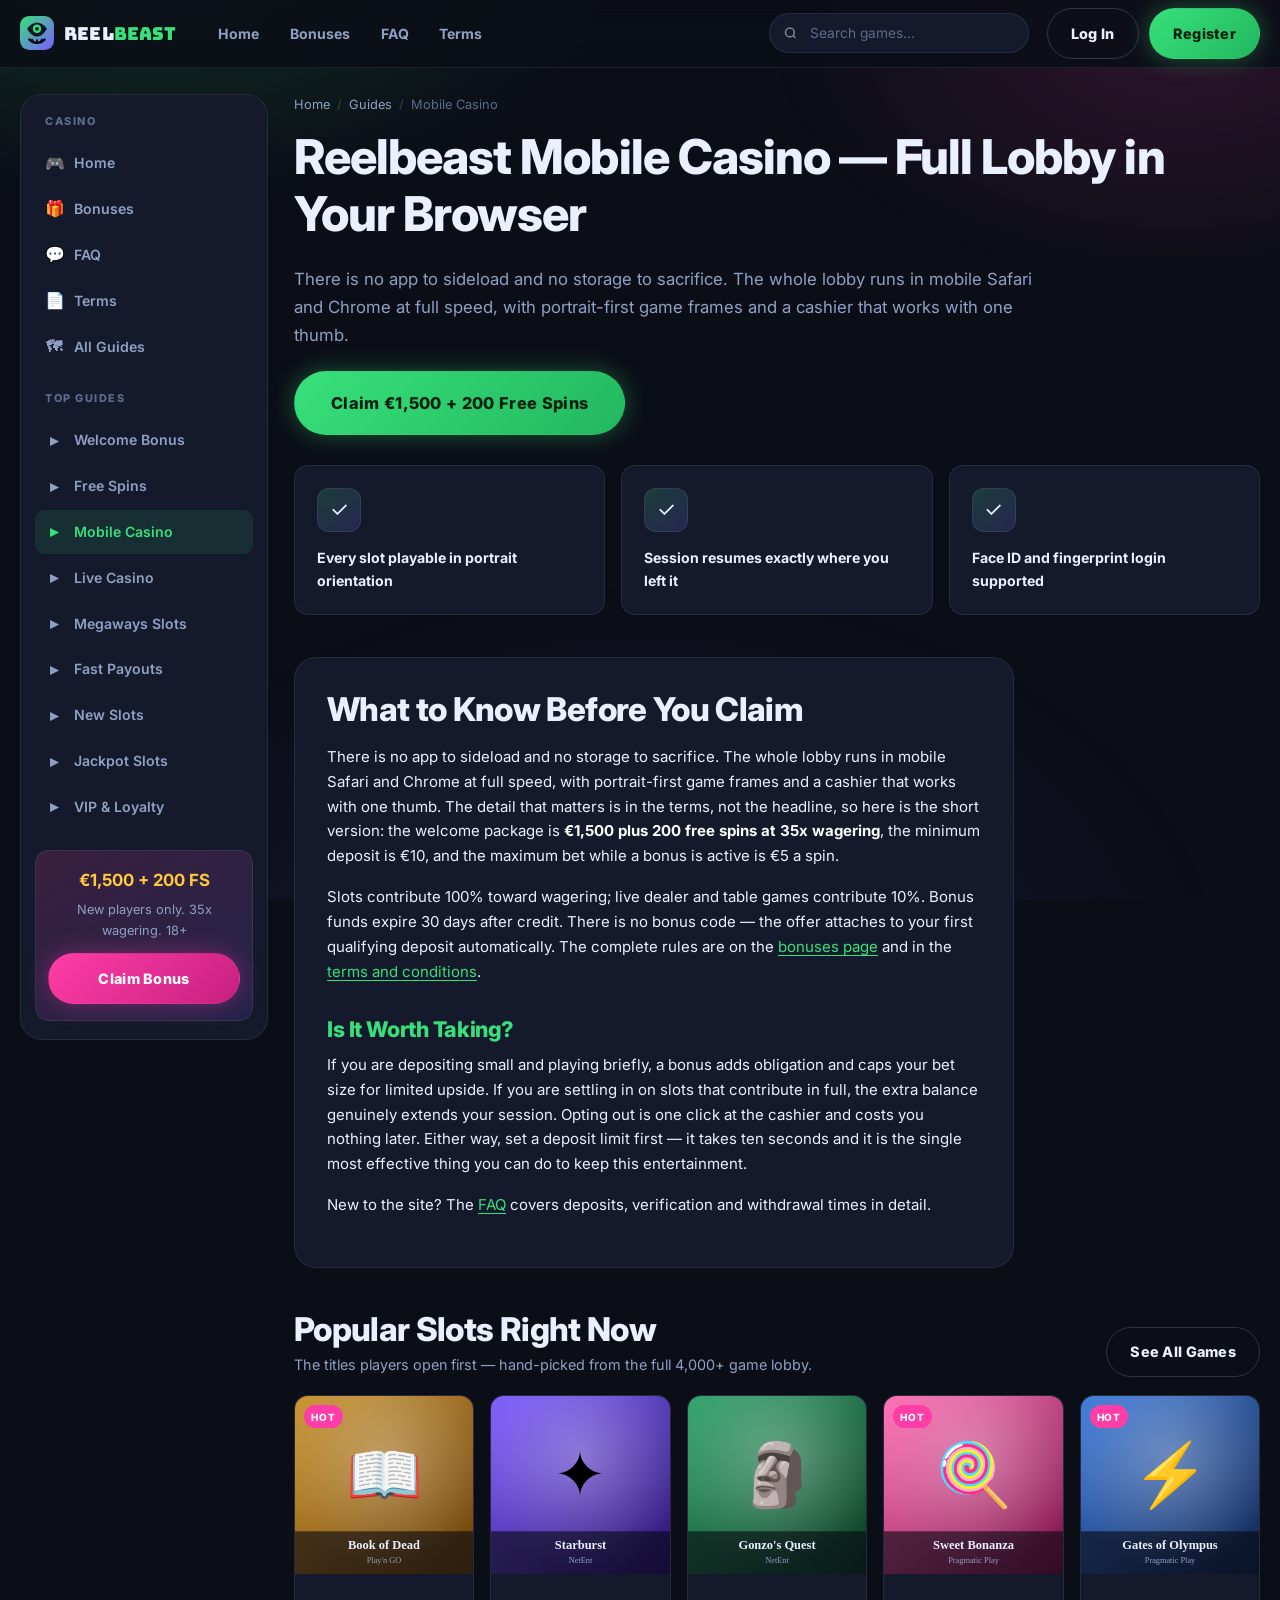
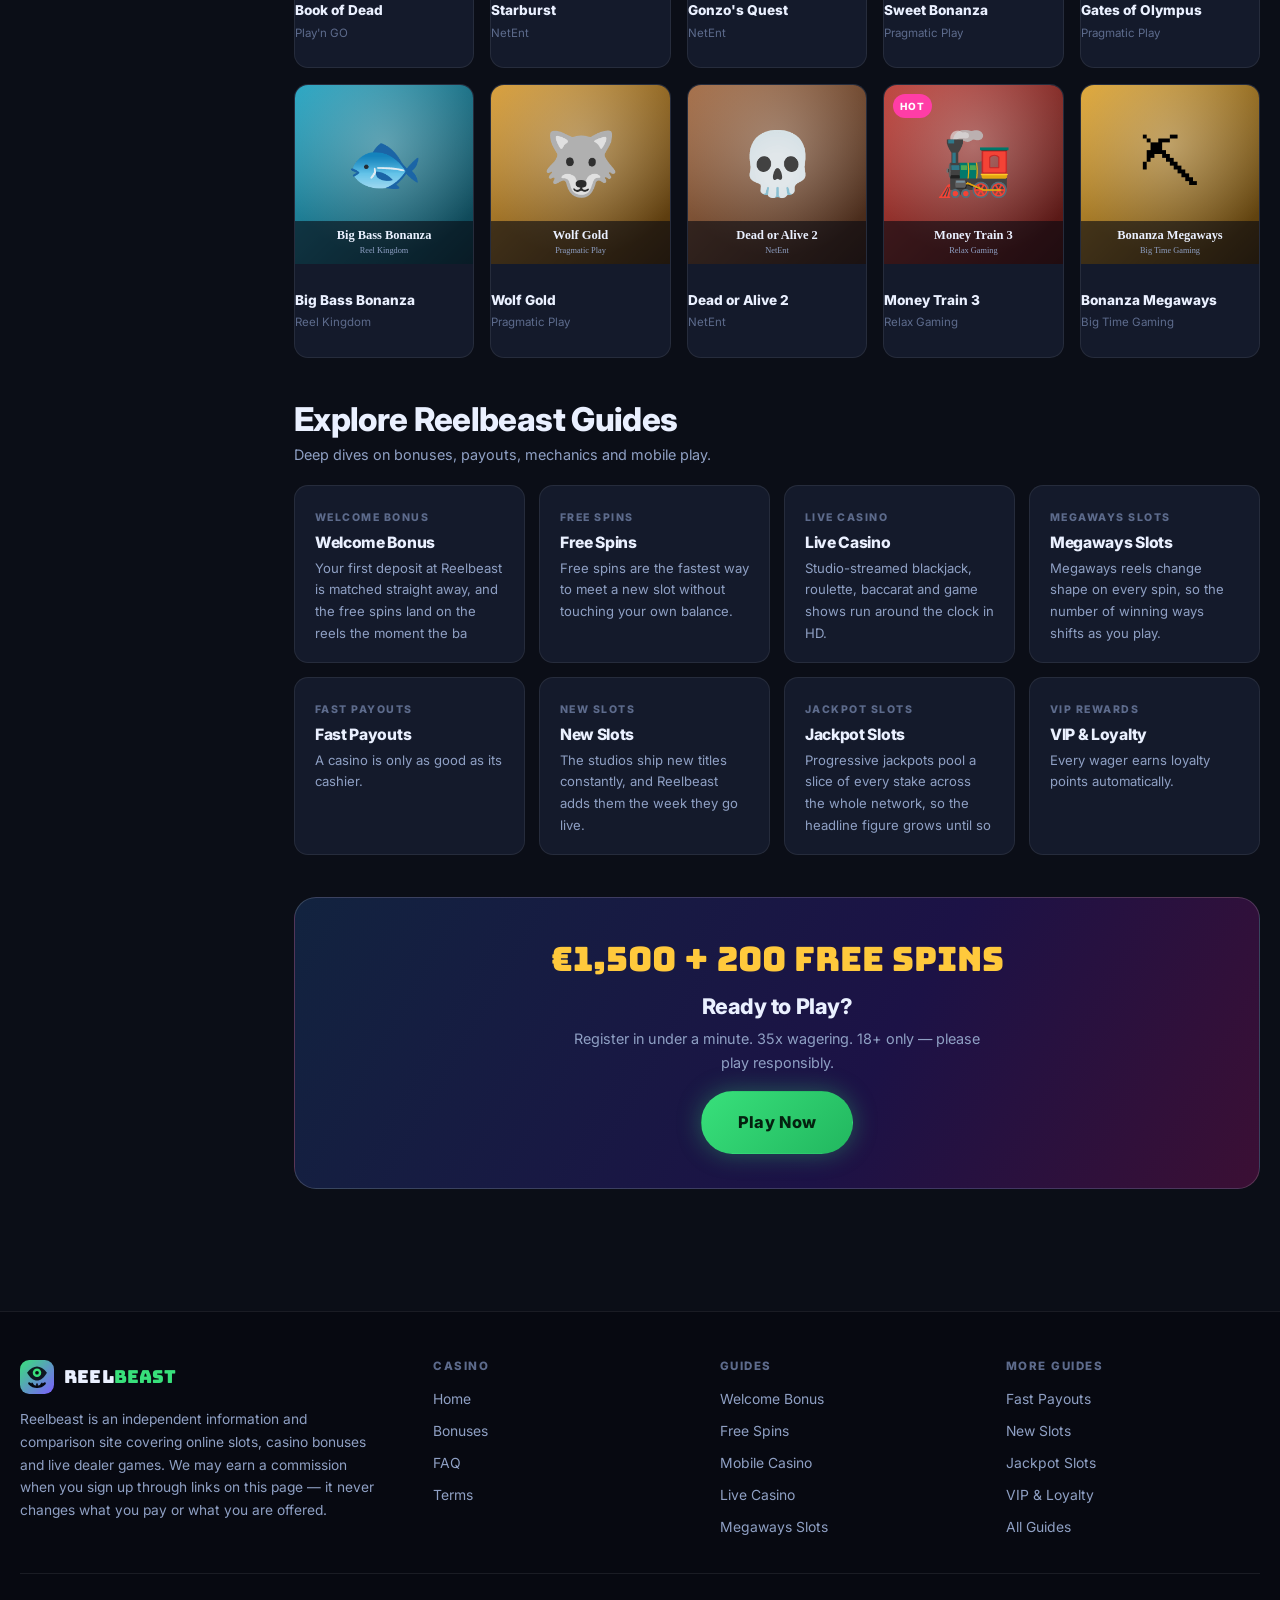
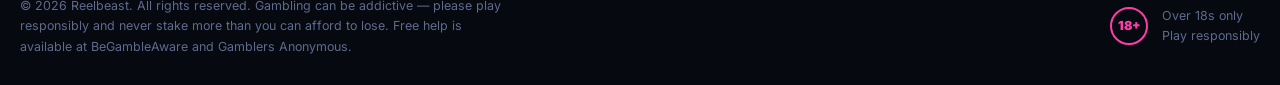
<file: en/x3/index.html>
<!DOCTYPE html>
<html lang="en">
<head>
<meta charset="utf-8">
<meta name="viewport" content="width=device-width, initial-scale=1">
<title>Reelbeast Mobile Casino — Full Lobby in Your Browser | Reelbeast</title>
<meta name="description" content="There is no app to sideload and no storage to sacrifice. €1,500 + 200 free spins, 35x wagering. 18+, T&amp;Cs apply.">
<link rel="canonical" href="https://yard.example-domain.com/en/x3/">
<meta name="robots" content="index, follow, max-image-preview:large">
<meta name="theme-color" content="#0B0E17">
<meta name="rating" content="adult">

<meta property="og:type" content="website">
<meta property="og:site_name" content="Reelbeast">
<meta property="og:locale" content="en_US">
<meta property="og:title" content="Reelbeast Mobile Casino — Full Lobby in Your Browser | Reelbeast">
<meta property="og:description" content="There is no app to sideload and no storage to sacrifice. €1,500 + 200 free spins, 35x wagering. 18+, T&amp;Cs apply.">
<meta property="og:url" content="https://yard.example-domain.com/en/x3/">
<meta property="og:image" content="https://yard.example-domain.com/images/promo-welcome.svg">
<meta name="twitter:card" content="summary_large_image">
<meta name="twitter:title" content="Reelbeast Mobile Casino — Full Lobby in Your Browser | Reelbeast">
<meta name="twitter:description" content="There is no app to sideload and no storage to sacrifice. €1,500 + 200 free spins, 35x wagering. 18+, T&amp;Cs apply.">

<link rel="icon" type="image/svg+xml" href="../../images/favicon.svg">
<link rel="apple-touch-icon" href="../../images/favicon.svg">
<link rel="preconnect" href="https://fonts.googleapis.com">
<link rel="preconnect" href="https://fonts.gstatic.com" crossorigin>
<link rel="stylesheet" href="https://fonts.googleapis.com/css2?family=Bungee&family=Inter:wght@400;600;700;800;900&display=swap">
<link rel="stylesheet" href="../../css/style.css">
<script type="application/ld+json">
{"@context":"https://schema.org","@type":"BreadcrumbList","itemListElement":[{"@type":"ListItem","position":1,"name":"Home","item":"https://yard.example-domain.com/"},{"@type":"ListItem","position":2,"name":"Guides","item":"https://yard.example-domain.com/en/"},{"@type":"ListItem","position":3,"name":"Mobile Casino","item":"https://yard.example-domain.com/en/x3/"}]}
</script>
</head>
<body>
<header class="site-header">
  <div class="site-header__inner">
    <button class="burger" type="button" aria-label="Open menu" aria-expanded="false" aria-controls="sidebar"><span></span></button>
    <a class="logo" href="../../index.html">
      <img src="../../images/logo.svg" width="48" height="48" alt="Reelbeast online casino logo">
      <span class="logo__text">Reel<b>beast</b></span>
    </a>
    <nav class="nav-main" aria-label="Primary"><a href="../../index.html">Home</a><a href="../../bonuses.html">Bonuses</a><a href="../../faq.html">FAQ</a><a href="../../terms.html">Terms</a></nav>
    <div class="header-search">
      <svg width="15" height="15" viewBox="0 0 24 24" fill="none" stroke="currentColor" stroke-width="2.4" aria-hidden="true"><circle cx="11" cy="11" r="7"/><path d="M20 20l-3.5-3.5"/></svg>
      <label class="sr-only" for="q">Search games</label>
      <input id="q" type="search" placeholder="Search games…" data-game-search autocomplete="off">
    </div>
    <div class="header-actions">
      <a class="btn btn--ghost" href="https://vnstrf.com/d3f4MrnT" target="_blank" rel="nofollow sponsored noopener noreferrer">Log In</a>
      <a class="btn btn--primary" href="https://vnstrf.com/d3f4MrnT" target="_blank" rel="nofollow sponsored noopener noreferrer">Register</a>
    </div>
  </div>
</header>
<div class="scrim"></div>
<div class="shell">
<aside class="sidebar" id="sidebar">
  <p class="sidebar__title">Casino</p>
  <nav aria-label="Site sections"><a href="../../index.html"><span class="ic" aria-hidden="true">🎮</span>Home</a><a href="../../bonuses.html"><span class="ic" aria-hidden="true">🎁</span>Bonuses</a><a href="../../faq.html"><span class="ic" aria-hidden="true">💬</span>FAQ</a><a href="../../terms.html"><span class="ic" aria-hidden="true">📄</span>Terms</a>
    <a href="../../en/"><span class="ic" aria-hidden="true">🗺</span>All Guides</a>
  </nav>
  <p class="sidebar__title">Top Guides</p>
  <nav aria-label="Guides"><a href="../../en/x1/"><span class="ic" aria-hidden="true">▸</span>Welcome Bonus</a><a href="../../en/x2/"><span class="ic" aria-hidden="true">▸</span>Free Spins</a><a href="../../en/x3/" aria-current="page"><span class="ic" aria-hidden="true">▸</span>Mobile Casino</a><a href="../../en/x4/"><span class="ic" aria-hidden="true">▸</span>Live Casino</a><a href="../../en/x5/"><span class="ic" aria-hidden="true">▸</span>Megaways Slots</a><a href="../../en/x6/"><span class="ic" aria-hidden="true">▸</span>Fast Payouts</a><a href="../../en/x7/"><span class="ic" aria-hidden="true">▸</span>New Slots</a><a href="../../en/x8/"><span class="ic" aria-hidden="true">▸</span>Jackpot Slots</a><a href="../../en/x9/"><span class="ic" aria-hidden="true">▸</span>VIP & Loyalty</a></nav>
  <div class="sidebar__cta">
    <strong>€1,500 + 200 FS</strong>
    <p>New players only. 35x wagering. 18+</p>
    <a class="btn btn--accent btn--block" href="https://vnstrf.com/d3f4MrnT" target="_blank" rel="nofollow sponsored noopener noreferrer">Claim Bonus</a>
  </div>
</aside>
<main>
<nav class="crumbs" aria-label="Breadcrumb"><a href="../../index.html">Home</a><span>/</span><a href="../../en/">Guides</a><span>/</span>Mobile Casino</nav>

<h1>Reelbeast Mobile Casino — Full Lobby in Your Browser</h1>
<p style="font-size:1.05rem;color:var(--muted);max-width:70ch">There is no app to sideload and no storage to sacrifice. The whole lobby runs in mobile Safari and Chrome at full speed, with portrait-first game frames and a cashier that works with one thumb.</p>

<p style="margin:22px 0 30px">
  <a class="btn btn--primary btn--lg" href="https://vnstrf.com/d3f4MrnT" target="_blank" rel="nofollow sponsored noopener noreferrer">Claim €1,500 + 200 Free Spins</a>
</p>

<section class="section">
  <div class="grid-benefits">
    <article class="benefit">
      <div class="benefit__ic" aria-hidden="true">✓</div>
      <p style="color:var(--text);font-weight:700;margin:0">Every slot playable in portrait orientation</p>
    </article>
    <article class="benefit">
      <div class="benefit__ic" aria-hidden="true">✓</div>
      <p style="color:var(--text);font-weight:700;margin:0">Session resumes exactly where you left it</p>
    </article>
    <article class="benefit">
      <div class="benefit__ic" aria-hidden="true">✓</div>
      <p style="color:var(--text);font-weight:700;margin:0">Face ID and fingerprint login supported</p>
    </article>
  </div>
</section>

<section class="section card prose">
  <h2>What to Know Before You Claim</h2>
  <p>There is no app to sideload and no storage to sacrifice. The whole lobby runs in mobile Safari and Chrome at full speed, with portrait-first game frames and a cashier that works with one thumb. The detail that matters is in the terms, not the headline, so here is the short
     version: the welcome package is <strong>€1,500 plus 200 free spins at 35x
     wagering</strong>, the minimum deposit is €10, and the maximum bet while a bonus is
     active is €5 a spin.</p>
  <p>Slots contribute 100% toward wagering; live dealer and table games contribute 10%. Bonus
     funds expire 30 days after credit. There is no bonus code — the offer attaches to your
     first qualifying deposit automatically. The complete rules are on the
     <a href="../../bonuses.html">bonuses page</a> and in the
     <a href="../../terms.html">terms and conditions</a>.</p>
  <h3>Is It Worth Taking?</h3>
  <p>If you are depositing small and playing briefly, a bonus adds obligation and caps your bet
     size for limited upside. If you are settling in on slots that contribute in full, the extra
     balance genuinely extends your session. Opting out is one click at the cashier and costs you
     nothing later. Either way, set a deposit limit first — it takes ten seconds and it is the
     single most effective thing you can do to keep this entertainment.</p>
  <p>New to the site? The <a href="../../faq.html">FAQ</a> covers deposits, verification and
     withdrawal times in detail.</p>
</section>

<section class="section" id="games">
  <div class="section__head">
    <div>
      <h2>Popular Slots Right Now</h2>
      <p>The titles players open first — hand-picked from the full 4,000+ game lobby.</p>
    </div>
    <a class="btn btn--ghost" href="https://vnstrf.com/d3f4MrnT" target="_blank" rel="nofollow sponsored noopener noreferrer">See All Games</a>
  </div>
  <div class="grid-games" data-game-grid>
    <a class="game" href="https://vnstrf.com/d3f4MrnT" target="_blank" rel="nofollow sponsored noopener noreferrer" data-name="Book of Dead" data-provider="Play&#x27;n GO">
      <span class="game__badge game__badge--hot">Hot</span><img src="../../images/games/book-of-dead.svg" width="300" height="300" loading="lazy"
           alt="Book of Dead online slot by Play&#x27;n GO — play at Reelbeast">
      <span class="game__overlay"><span class="btn btn--primary">Play Now</span></span>
      <span class="game__info">
        <span class="game__name">Book of Dead</span>
        <span class="game__prov">Play&#x27;n GO</span>
      </span>
    </a>
    <a class="game" href="https://vnstrf.com/d3f4MrnT" target="_blank" rel="nofollow sponsored noopener noreferrer" data-name="Starburst" data-provider="NetEnt">
      <img src="../../images/games/starburst.svg" width="300" height="300" loading="lazy"
           alt="Starburst online slot by NetEnt — play at Reelbeast">
      <span class="game__overlay"><span class="btn btn--primary">Play Now</span></span>
      <span class="game__info">
        <span class="game__name">Starburst</span>
        <span class="game__prov">NetEnt</span>
      </span>
    </a>
    <a class="game" href="https://vnstrf.com/d3f4MrnT" target="_blank" rel="nofollow sponsored noopener noreferrer" data-name="Gonzo&#x27;s Quest" data-provider="NetEnt">
      <img src="../../images/games/gonzo-s-quest.svg" width="300" height="300" loading="lazy"
           alt="Gonzo&#x27;s Quest online slot by NetEnt — play at Reelbeast">
      <span class="game__overlay"><span class="btn btn--primary">Play Now</span></span>
      <span class="game__info">
        <span class="game__name">Gonzo&#x27;s Quest</span>
        <span class="game__prov">NetEnt</span>
      </span>
    </a>
    <a class="game" href="https://vnstrf.com/d3f4MrnT" target="_blank" rel="nofollow sponsored noopener noreferrer" data-name="Sweet Bonanza" data-provider="Pragmatic Play">
      <span class="game__badge game__badge--hot">Hot</span><img src="../../images/games/sweet-bonanza.svg" width="300" height="300" loading="lazy"
           alt="Sweet Bonanza online slot by Pragmatic Play — play at Reelbeast">
      <span class="game__overlay"><span class="btn btn--primary">Play Now</span></span>
      <span class="game__info">
        <span class="game__name">Sweet Bonanza</span>
        <span class="game__prov">Pragmatic Play</span>
      </span>
    </a>
    <a class="game" href="https://vnstrf.com/d3f4MrnT" target="_blank" rel="nofollow sponsored noopener noreferrer" data-name="Gates of Olympus" data-provider="Pragmatic Play">
      <span class="game__badge game__badge--hot">Hot</span><img src="../../images/games/gates-of-olympus.svg" width="300" height="300" loading="lazy"
           alt="Gates of Olympus online slot by Pragmatic Play — play at Reelbeast">
      <span class="game__overlay"><span class="btn btn--primary">Play Now</span></span>
      <span class="game__info">
        <span class="game__name">Gates of Olympus</span>
        <span class="game__prov">Pragmatic Play</span>
      </span>
    </a>
    <a class="game" href="https://vnstrf.com/d3f4MrnT" target="_blank" rel="nofollow sponsored noopener noreferrer" data-name="Big Bass Bonanza" data-provider="Reel Kingdom">
      <img src="../../images/games/big-bass-bonanza.svg" width="300" height="300" loading="lazy"
           alt="Big Bass Bonanza online slot by Reel Kingdom — play at Reelbeast">
      <span class="game__overlay"><span class="btn btn--primary">Play Now</span></span>
      <span class="game__info">
        <span class="game__name">Big Bass Bonanza</span>
        <span class="game__prov">Reel Kingdom</span>
      </span>
    </a>
    <a class="game" href="https://vnstrf.com/d3f4MrnT" target="_blank" rel="nofollow sponsored noopener noreferrer" data-name="Wolf Gold" data-provider="Pragmatic Play">
      <img src="../../images/games/wolf-gold.svg" width="300" height="300" loading="lazy"
           alt="Wolf Gold online slot by Pragmatic Play — play at Reelbeast">
      <span class="game__overlay"><span class="btn btn--primary">Play Now</span></span>
      <span class="game__info">
        <span class="game__name">Wolf Gold</span>
        <span class="game__prov">Pragmatic Play</span>
      </span>
    </a>
    <a class="game" href="https://vnstrf.com/d3f4MrnT" target="_blank" rel="nofollow sponsored noopener noreferrer" data-name="Dead or Alive 2" data-provider="NetEnt">
      <img src="../../images/games/dead-or-alive-2.svg" width="300" height="300" loading="lazy"
           alt="Dead or Alive 2 online slot by NetEnt — play at Reelbeast">
      <span class="game__overlay"><span class="btn btn--primary">Play Now</span></span>
      <span class="game__info">
        <span class="game__name">Dead or Alive 2</span>
        <span class="game__prov">NetEnt</span>
      </span>
    </a>
    <a class="game" href="https://vnstrf.com/d3f4MrnT" target="_blank" rel="nofollow sponsored noopener noreferrer" data-name="Money Train 3" data-provider="Relax Gaming">
      <span class="game__badge game__badge--hot">Hot</span><img src="../../images/games/money-train-3.svg" width="300" height="300" loading="lazy"
           alt="Money Train 3 online slot by Relax Gaming — play at Reelbeast">
      <span class="game__overlay"><span class="btn btn--primary">Play Now</span></span>
      <span class="game__info">
        <span class="game__name">Money Train 3</span>
        <span class="game__prov">Relax Gaming</span>
      </span>
    </a>
    <a class="game" href="https://vnstrf.com/d3f4MrnT" target="_blank" rel="nofollow sponsored noopener noreferrer" data-name="Bonanza Megaways" data-provider="Big Time Gaming">
      <img src="../../images/games/bonanza-megaways.svg" width="300" height="300" loading="lazy"
           alt="Bonanza Megaways online slot by Big Time Gaming — play at Reelbeast">
      <span class="game__overlay"><span class="btn btn--primary">Play Now</span></span>
      <span class="game__info">
        <span class="game__name">Bonanza Megaways</span>
        <span class="game__prov">Big Time Gaming</span>
      </span>
    </a>
  </div>
  <p data-game-empty hidden style="color:var(--muted);margin-top:16px">No games match that search. Try another title or provider.</p>
</section>


<section class="section">
  <div class="section__head">
    <div>
      <h2>Explore Reelbeast Guides</h2>
      <p>Deep dives on bonuses, payouts, mechanics and mobile play.</p>
    </div>
  </div>
  <div class="grid-doors">
    <a class="door" href="../../en/x1/">
      <span class="door__kicker">welcome bonus</span>
      <h3>Welcome Bonus</h3>
      <p>Your first deposit at Reelbeast is matched straight away, and the free spins land on the reels the moment the ba</p>
    </a>
    <a class="door" href="../../en/x2/">
      <span class="door__kicker">free spins</span>
      <h3>Free Spins</h3>
      <p>Free spins are the fastest way to meet a new slot without touching your own balance.</p>
    </a>
    <a class="door" href="../../en/x4/">
      <span class="door__kicker">live casino</span>
      <h3>Live Casino</h3>
      <p>Studio-streamed blackjack, roulette, baccarat and game shows run around the clock in HD.</p>
    </a>
    <a class="door" href="../../en/x5/">
      <span class="door__kicker">megaways slots</span>
      <h3>Megaways Slots</h3>
      <p>Megaways reels change shape on every spin, so the number of winning ways shifts as you play.</p>
    </a>
    <a class="door" href="../../en/x6/">
      <span class="door__kicker">fast payouts</span>
      <h3>Fast Payouts</h3>
      <p>A casino is only as good as its cashier.</p>
    </a>
    <a class="door" href="../../en/x7/">
      <span class="door__kicker">new slots</span>
      <h3>New Slots</h3>
      <p>The studios ship new titles constantly, and Reelbeast adds them the week they go live.</p>
    </a>
    <a class="door" href="../../en/x8/">
      <span class="door__kicker">jackpot slots</span>
      <h3>Jackpot Slots</h3>
      <p>Progressive jackpots pool a slice of every stake across the whole network, so the headline figure grows until so</p>
    </a>
    <a class="door" href="../../en/x9/">
      <span class="door__kicker">vip rewards</span>
      <h3>VIP &amp; Loyalty</h3>
      <p>Every wager earns loyalty points automatically.</p>
    </a>
  </div>
</section>


<section class="section">
  <a class="promo" href="https://vnstrf.com/d3f4MrnT" target="_blank" rel="nofollow sponsored noopener noreferrer" style="display:block;text-align:center">
    <span class="promo__amount">€1,500 + 200 Free Spins</span>
    <h3>Ready to Play?</h3>
    <p style="margin-inline:auto">Register in under a minute. 35x wagering. 18+ only — please play responsibly.</p>
    <span class="btn btn--primary btn--lg">Play Now</span>
  </a>
</section>
</main>
</div>

<footer class="site-footer">
  <div class="wrap">
    <div class="footer-grid">
      <div class="footer-brand">
        <a class="logo" href="../../index.html">
          <img src="../../images/logo.svg" width="48" height="48" alt="Reelbeast logo">
          <span class="logo__text">Reel<b>beast</b></span>
        </a>
        <p>Reelbeast is an independent information and comparison site covering online slots,
           casino bonuses and live dealer games. We may earn a commission when you sign up
           through links on this page — it never changes what you pay or what you are offered.</p>
      </div>
      <div class="footer-col">
        <h4>Casino</h4>
        <nav aria-label="Footer sections"><a href="../../index.html">Home</a><a href="../../bonuses.html">Bonuses</a><a href="../../faq.html">FAQ</a><a href="../../terms.html">Terms</a></nav>
      </div>
      <div class="footer-col">
        <h4>Guides</h4>
        <nav aria-label="Footer guides"><a href="../../en/x1/">Welcome Bonus</a><a href="../../en/x2/">Free Spins</a><a href="../../en/x3/">Mobile Casino</a><a href="../../en/x4/">Live Casino</a><a href="../../en/x5/">Megaways Slots</a></nav>
      </div>
      <div class="footer-col">
        <h4>More Guides</h4>
        <nav aria-label="Footer guides continued"><a href="../../en/x6/">Fast Payouts</a><a href="../../en/x7/">New Slots</a><a href="../../en/x8/">Jackpot Slots</a><a href="../../en/x9/">VIP & Loyalty</a>
          <a href="../../en/">All Guides</a>
        </nav>
      </div>
    </div>
    <div class="footer-bottom">
      <p>&copy; <span data-year>2026</span> Reelbeast. All rights reserved.
         Gambling can be addictive — please play responsibly and never stake more than you can afford to lose.
         Free help is available at BeGambleAware and Gamblers Anonymous.</p>
      <div class="rg">
        <div class="rg__18" aria-hidden="true">18+</div>
        <span>Over 18s only<br>Play responsibly</span>
      </div>
    </div>
  </div>
</footer>

<div class="sticky-cta">
  <a class="btn btn--primary btn--block btn--lg" href="https://vnstrf.com/d3f4MrnT" target="_blank" rel="nofollow sponsored noopener noreferrer">Claim €1,500 + 200 Free Spins</a>
</div>

<script src="../../js/main.js" defer></script>
</body>
</html>
</file>
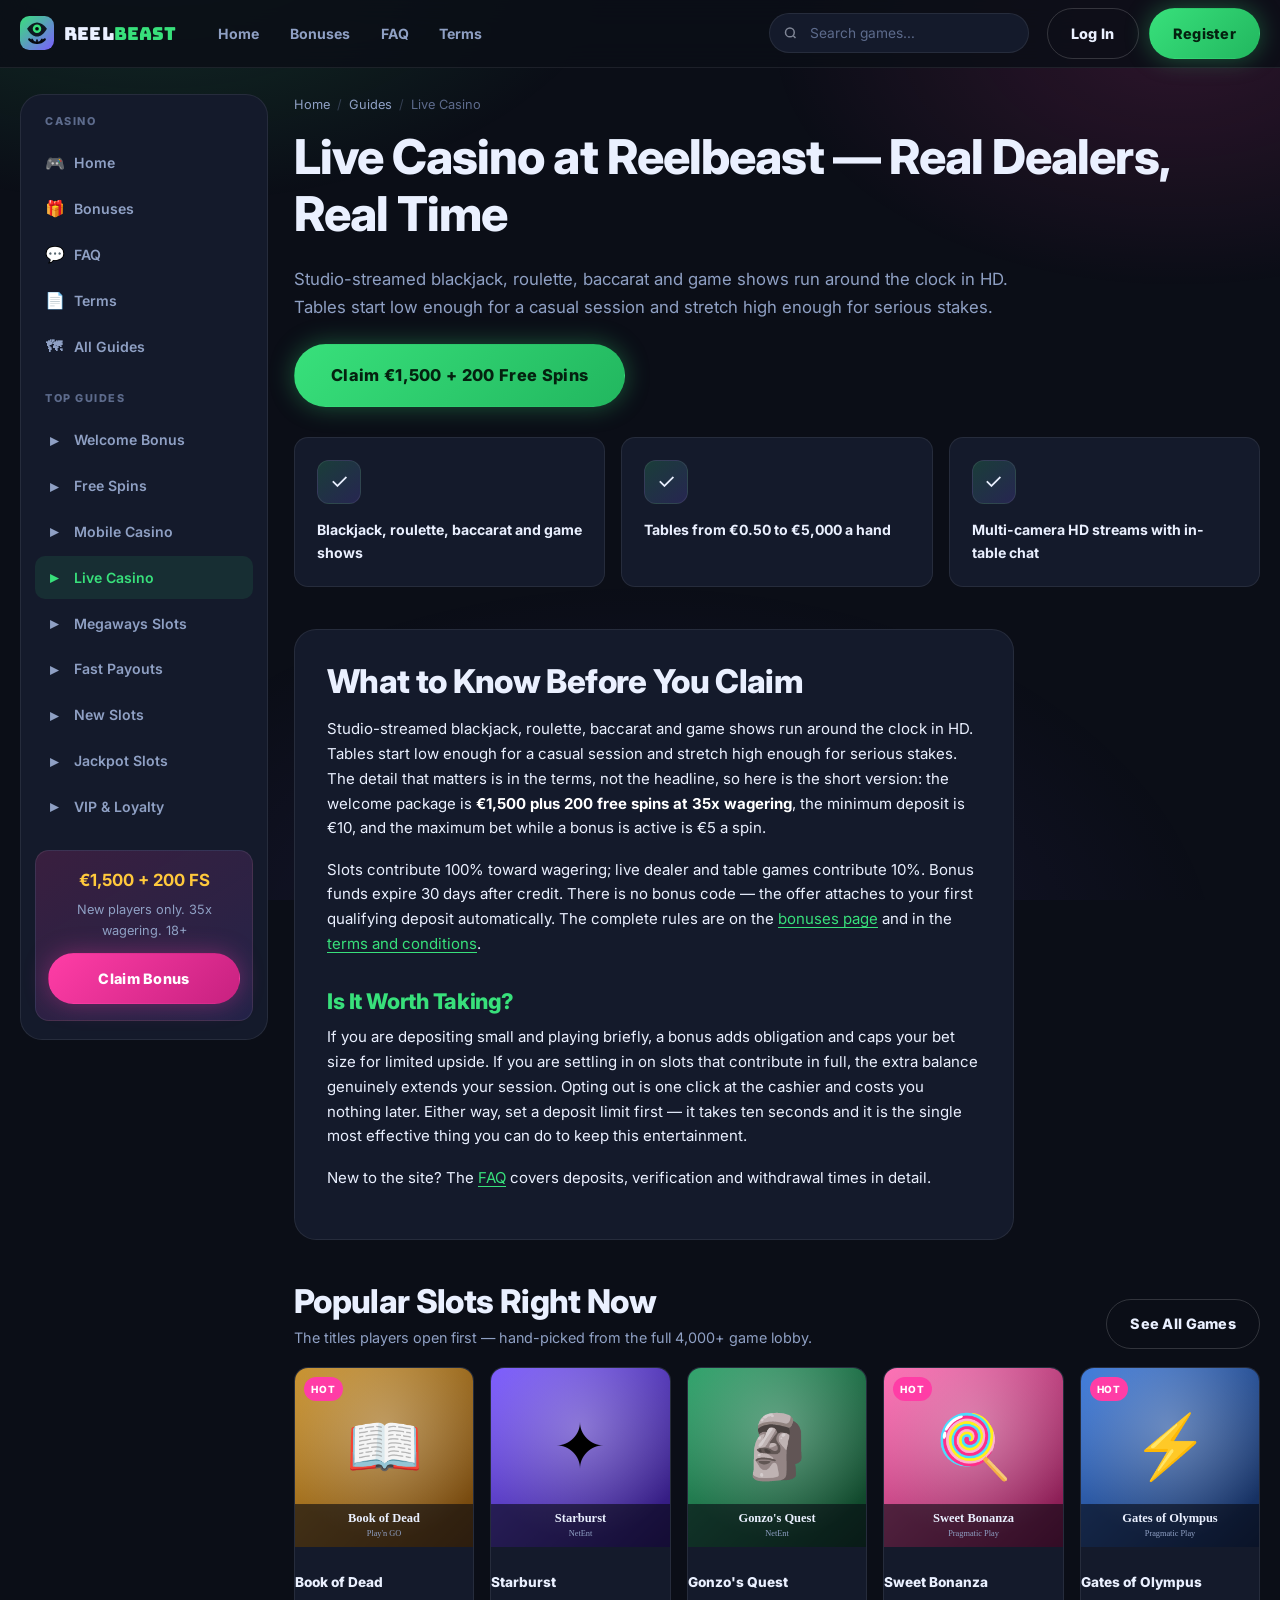
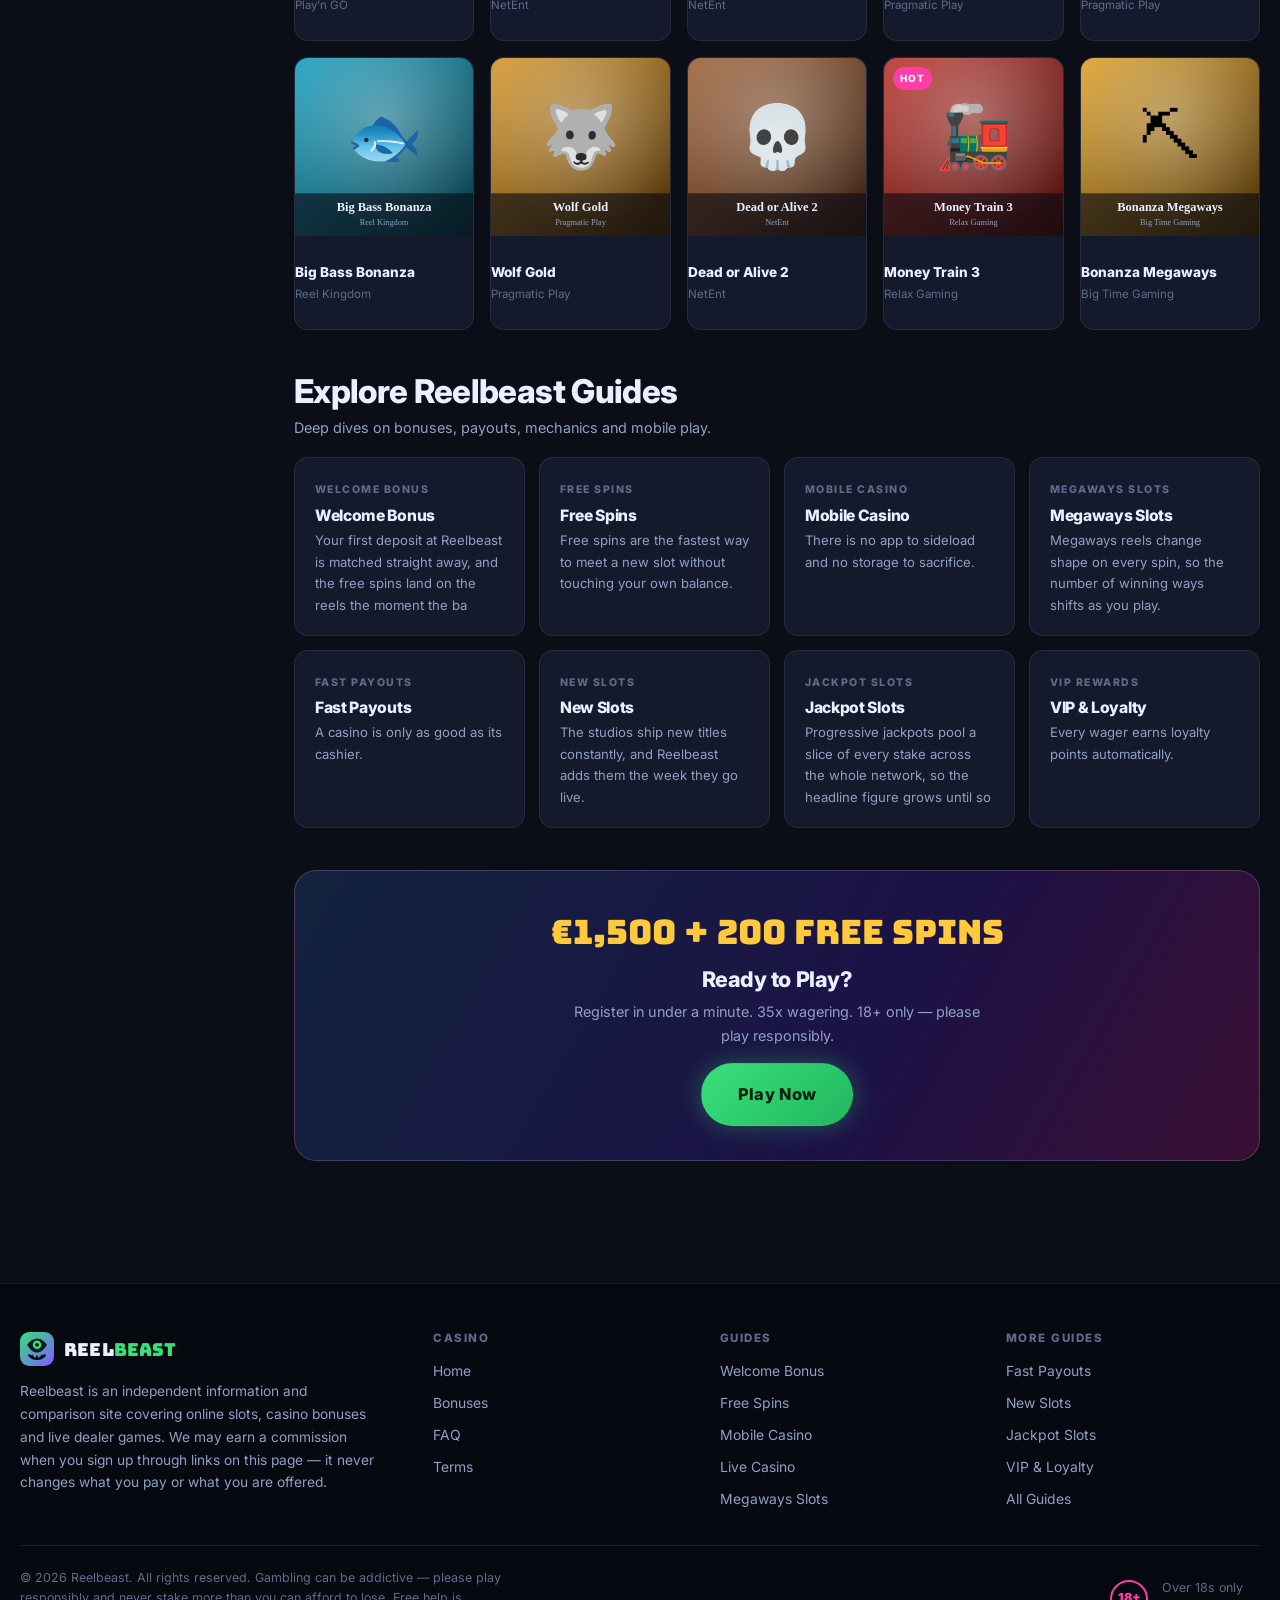
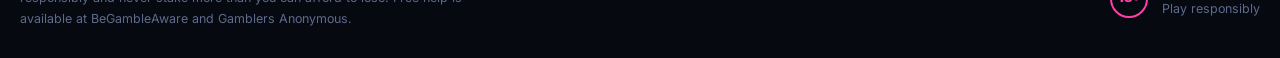
<file: en/x4/index.html>
<!DOCTYPE html>
<html lang="en">
<head>
<meta charset="utf-8">
<meta name="viewport" content="width=device-width, initial-scale=1">
<title>Live Casino at Reelbeast — Real Dealers, Real Time | Reelbeast</title>
<meta name="description" content="Studio-streamed blackjack, roulette, baccarat and game shows run around the clock in HD. €1,500 + 200 free spins, 35x wagering. 18+, T&amp;Cs apply.">
<link rel="canonical" href="https://yard.example-domain.com/en/x4/">
<meta name="robots" content="index, follow, max-image-preview:large">
<meta name="theme-color" content="#0B0E17">
<meta name="rating" content="adult">

<meta property="og:type" content="website">
<meta property="og:site_name" content="Reelbeast">
<meta property="og:locale" content="en_US">
<meta property="og:title" content="Live Casino at Reelbeast — Real Dealers, Real Time | Reelbeast">
<meta property="og:description" content="Studio-streamed blackjack, roulette, baccarat and game shows run around the clock in HD. €1,500 + 200 free spins, 35x wagering. 18+, T&amp;Cs apply.">
<meta property="og:url" content="https://yard.example-domain.com/en/x4/">
<meta property="og:image" content="https://yard.example-domain.com/images/promo-welcome.svg">
<meta name="twitter:card" content="summary_large_image">
<meta name="twitter:title" content="Live Casino at Reelbeast — Real Dealers, Real Time | Reelbeast">
<meta name="twitter:description" content="Studio-streamed blackjack, roulette, baccarat and game shows run around the clock in HD. €1,500 + 200 free spins, 35x wagering. 18+, T&amp;Cs apply.">

<link rel="icon" type="image/svg+xml" href="../../images/favicon.svg">
<link rel="apple-touch-icon" href="../../images/favicon.svg">
<link rel="preconnect" href="https://fonts.googleapis.com">
<link rel="preconnect" href="https://fonts.gstatic.com" crossorigin>
<link rel="stylesheet" href="https://fonts.googleapis.com/css2?family=Bungee&family=Inter:wght@400;600;700;800;900&display=swap">
<link rel="stylesheet" href="../../css/style.css">
<script type="application/ld+json">
{"@context":"https://schema.org","@type":"BreadcrumbList","itemListElement":[{"@type":"ListItem","position":1,"name":"Home","item":"https://yard.example-domain.com/"},{"@type":"ListItem","position":2,"name":"Guides","item":"https://yard.example-domain.com/en/"},{"@type":"ListItem","position":3,"name":"Live Casino","item":"https://yard.example-domain.com/en/x4/"}]}
</script>
</head>
<body>
<header class="site-header">
  <div class="site-header__inner">
    <button class="burger" type="button" aria-label="Open menu" aria-expanded="false" aria-controls="sidebar"><span></span></button>
    <a class="logo" href="../../index.html">
      <img src="../../images/logo.svg" width="48" height="48" alt="Reelbeast online casino logo">
      <span class="logo__text">Reel<b>beast</b></span>
    </a>
    <nav class="nav-main" aria-label="Primary"><a href="../../index.html">Home</a><a href="../../bonuses.html">Bonuses</a><a href="../../faq.html">FAQ</a><a href="../../terms.html">Terms</a></nav>
    <div class="header-search">
      <svg width="15" height="15" viewBox="0 0 24 24" fill="none" stroke="currentColor" stroke-width="2.4" aria-hidden="true"><circle cx="11" cy="11" r="7"/><path d="M20 20l-3.5-3.5"/></svg>
      <label class="sr-only" for="q">Search games</label>
      <input id="q" type="search" placeholder="Search games…" data-game-search autocomplete="off">
    </div>
    <div class="header-actions">
      <a class="btn btn--ghost" href="https://vnstrf.com/d3f4MrnT" target="_blank" rel="nofollow sponsored noopener noreferrer">Log In</a>
      <a class="btn btn--primary" href="https://vnstrf.com/d3f4MrnT" target="_blank" rel="nofollow sponsored noopener noreferrer">Register</a>
    </div>
  </div>
</header>
<div class="scrim"></div>
<div class="shell">
<aside class="sidebar" id="sidebar">
  <p class="sidebar__title">Casino</p>
  <nav aria-label="Site sections"><a href="../../index.html"><span class="ic" aria-hidden="true">🎮</span>Home</a><a href="../../bonuses.html"><span class="ic" aria-hidden="true">🎁</span>Bonuses</a><a href="../../faq.html"><span class="ic" aria-hidden="true">💬</span>FAQ</a><a href="../../terms.html"><span class="ic" aria-hidden="true">📄</span>Terms</a>
    <a href="../../en/"><span class="ic" aria-hidden="true">🗺</span>All Guides</a>
  </nav>
  <p class="sidebar__title">Top Guides</p>
  <nav aria-label="Guides"><a href="../../en/x1/"><span class="ic" aria-hidden="true">▸</span>Welcome Bonus</a><a href="../../en/x2/"><span class="ic" aria-hidden="true">▸</span>Free Spins</a><a href="../../en/x3/"><span class="ic" aria-hidden="true">▸</span>Mobile Casino</a><a href="../../en/x4/" aria-current="page"><span class="ic" aria-hidden="true">▸</span>Live Casino</a><a href="../../en/x5/"><span class="ic" aria-hidden="true">▸</span>Megaways Slots</a><a href="../../en/x6/"><span class="ic" aria-hidden="true">▸</span>Fast Payouts</a><a href="../../en/x7/"><span class="ic" aria-hidden="true">▸</span>New Slots</a><a href="../../en/x8/"><span class="ic" aria-hidden="true">▸</span>Jackpot Slots</a><a href="../../en/x9/"><span class="ic" aria-hidden="true">▸</span>VIP & Loyalty</a></nav>
  <div class="sidebar__cta">
    <strong>€1,500 + 200 FS</strong>
    <p>New players only. 35x wagering. 18+</p>
    <a class="btn btn--accent btn--block" href="https://vnstrf.com/d3f4MrnT" target="_blank" rel="nofollow sponsored noopener noreferrer">Claim Bonus</a>
  </div>
</aside>
<main>
<nav class="crumbs" aria-label="Breadcrumb"><a href="../../index.html">Home</a><span>/</span><a href="../../en/">Guides</a><span>/</span>Live Casino</nav>

<h1>Live Casino at Reelbeast — Real Dealers, Real Time</h1>
<p style="font-size:1.05rem;color:var(--muted);max-width:70ch">Studio-streamed blackjack, roulette, baccarat and game shows run around the clock in HD. Tables start low enough for a casual session and stretch high enough for serious stakes.</p>

<p style="margin:22px 0 30px">
  <a class="btn btn--primary btn--lg" href="https://vnstrf.com/d3f4MrnT" target="_blank" rel="nofollow sponsored noopener noreferrer">Claim €1,500 + 200 Free Spins</a>
</p>

<section class="section">
  <div class="grid-benefits">
    <article class="benefit">
      <div class="benefit__ic" aria-hidden="true">✓</div>
      <p style="color:var(--text);font-weight:700;margin:0">Blackjack, roulette, baccarat and game shows</p>
    </article>
    <article class="benefit">
      <div class="benefit__ic" aria-hidden="true">✓</div>
      <p style="color:var(--text);font-weight:700;margin:0">Tables from €0.50 to €5,000 a hand</p>
    </article>
    <article class="benefit">
      <div class="benefit__ic" aria-hidden="true">✓</div>
      <p style="color:var(--text);font-weight:700;margin:0">Multi-camera HD streams with in-table chat</p>
    </article>
  </div>
</section>

<section class="section card prose">
  <h2>What to Know Before You Claim</h2>
  <p>Studio-streamed blackjack, roulette, baccarat and game shows run around the clock in HD. Tables start low enough for a casual session and stretch high enough for serious stakes. The detail that matters is in the terms, not the headline, so here is the short
     version: the welcome package is <strong>€1,500 plus 200 free spins at 35x
     wagering</strong>, the minimum deposit is €10, and the maximum bet while a bonus is
     active is €5 a spin.</p>
  <p>Slots contribute 100% toward wagering; live dealer and table games contribute 10%. Bonus
     funds expire 30 days after credit. There is no bonus code — the offer attaches to your
     first qualifying deposit automatically. The complete rules are on the
     <a href="../../bonuses.html">bonuses page</a> and in the
     <a href="../../terms.html">terms and conditions</a>.</p>
  <h3>Is It Worth Taking?</h3>
  <p>If you are depositing small and playing briefly, a bonus adds obligation and caps your bet
     size for limited upside. If you are settling in on slots that contribute in full, the extra
     balance genuinely extends your session. Opting out is one click at the cashier and costs you
     nothing later. Either way, set a deposit limit first — it takes ten seconds and it is the
     single most effective thing you can do to keep this entertainment.</p>
  <p>New to the site? The <a href="../../faq.html">FAQ</a> covers deposits, verification and
     withdrawal times in detail.</p>
</section>

<section class="section" id="games">
  <div class="section__head">
    <div>
      <h2>Popular Slots Right Now</h2>
      <p>The titles players open first — hand-picked from the full 4,000+ game lobby.</p>
    </div>
    <a class="btn btn--ghost" href="https://vnstrf.com/d3f4MrnT" target="_blank" rel="nofollow sponsored noopener noreferrer">See All Games</a>
  </div>
  <div class="grid-games" data-game-grid>
    <a class="game" href="https://vnstrf.com/d3f4MrnT" target="_blank" rel="nofollow sponsored noopener noreferrer" data-name="Book of Dead" data-provider="Play&#x27;n GO">
      <span class="game__badge game__badge--hot">Hot</span><img src="../../images/games/book-of-dead.svg" width="300" height="300" loading="lazy"
           alt="Book of Dead online slot by Play&#x27;n GO — play at Reelbeast">
      <span class="game__overlay"><span class="btn btn--primary">Play Now</span></span>
      <span class="game__info">
        <span class="game__name">Book of Dead</span>
        <span class="game__prov">Play&#x27;n GO</span>
      </span>
    </a>
    <a class="game" href="https://vnstrf.com/d3f4MrnT" target="_blank" rel="nofollow sponsored noopener noreferrer" data-name="Starburst" data-provider="NetEnt">
      <img src="../../images/games/starburst.svg" width="300" height="300" loading="lazy"
           alt="Starburst online slot by NetEnt — play at Reelbeast">
      <span class="game__overlay"><span class="btn btn--primary">Play Now</span></span>
      <span class="game__info">
        <span class="game__name">Starburst</span>
        <span class="game__prov">NetEnt</span>
      </span>
    </a>
    <a class="game" href="https://vnstrf.com/d3f4MrnT" target="_blank" rel="nofollow sponsored noopener noreferrer" data-name="Gonzo&#x27;s Quest" data-provider="NetEnt">
      <img src="../../images/games/gonzo-s-quest.svg" width="300" height="300" loading="lazy"
           alt="Gonzo&#x27;s Quest online slot by NetEnt — play at Reelbeast">
      <span class="game__overlay"><span class="btn btn--primary">Play Now</span></span>
      <span class="game__info">
        <span class="game__name">Gonzo&#x27;s Quest</span>
        <span class="game__prov">NetEnt</span>
      </span>
    </a>
    <a class="game" href="https://vnstrf.com/d3f4MrnT" target="_blank" rel="nofollow sponsored noopener noreferrer" data-name="Sweet Bonanza" data-provider="Pragmatic Play">
      <span class="game__badge game__badge--hot">Hot</span><img src="../../images/games/sweet-bonanza.svg" width="300" height="300" loading="lazy"
           alt="Sweet Bonanza online slot by Pragmatic Play — play at Reelbeast">
      <span class="game__overlay"><span class="btn btn--primary">Play Now</span></span>
      <span class="game__info">
        <span class="game__name">Sweet Bonanza</span>
        <span class="game__prov">Pragmatic Play</span>
      </span>
    </a>
    <a class="game" href="https://vnstrf.com/d3f4MrnT" target="_blank" rel="nofollow sponsored noopener noreferrer" data-name="Gates of Olympus" data-provider="Pragmatic Play">
      <span class="game__badge game__badge--hot">Hot</span><img src="../../images/games/gates-of-olympus.svg" width="300" height="300" loading="lazy"
           alt="Gates of Olympus online slot by Pragmatic Play — play at Reelbeast">
      <span class="game__overlay"><span class="btn btn--primary">Play Now</span></span>
      <span class="game__info">
        <span class="game__name">Gates of Olympus</span>
        <span class="game__prov">Pragmatic Play</span>
      </span>
    </a>
    <a class="game" href="https://vnstrf.com/d3f4MrnT" target="_blank" rel="nofollow sponsored noopener noreferrer" data-name="Big Bass Bonanza" data-provider="Reel Kingdom">
      <img src="../../images/games/big-bass-bonanza.svg" width="300" height="300" loading="lazy"
           alt="Big Bass Bonanza online slot by Reel Kingdom — play at Reelbeast">
      <span class="game__overlay"><span class="btn btn--primary">Play Now</span></span>
      <span class="game__info">
        <span class="game__name">Big Bass Bonanza</span>
        <span class="game__prov">Reel Kingdom</span>
      </span>
    </a>
    <a class="game" href="https://vnstrf.com/d3f4MrnT" target="_blank" rel="nofollow sponsored noopener noreferrer" data-name="Wolf Gold" data-provider="Pragmatic Play">
      <img src="../../images/games/wolf-gold.svg" width="300" height="300" loading="lazy"
           alt="Wolf Gold online slot by Pragmatic Play — play at Reelbeast">
      <span class="game__overlay"><span class="btn btn--primary">Play Now</span></span>
      <span class="game__info">
        <span class="game__name">Wolf Gold</span>
        <span class="game__prov">Pragmatic Play</span>
      </span>
    </a>
    <a class="game" href="https://vnstrf.com/d3f4MrnT" target="_blank" rel="nofollow sponsored noopener noreferrer" data-name="Dead or Alive 2" data-provider="NetEnt">
      <img src="../../images/games/dead-or-alive-2.svg" width="300" height="300" loading="lazy"
           alt="Dead or Alive 2 online slot by NetEnt — play at Reelbeast">
      <span class="game__overlay"><span class="btn btn--primary">Play Now</span></span>
      <span class="game__info">
        <span class="game__name">Dead or Alive 2</span>
        <span class="game__prov">NetEnt</span>
      </span>
    </a>
    <a class="game" href="https://vnstrf.com/d3f4MrnT" target="_blank" rel="nofollow sponsored noopener noreferrer" data-name="Money Train 3" data-provider="Relax Gaming">
      <span class="game__badge game__badge--hot">Hot</span><img src="../../images/games/money-train-3.svg" width="300" height="300" loading="lazy"
           alt="Money Train 3 online slot by Relax Gaming — play at Reelbeast">
      <span class="game__overlay"><span class="btn btn--primary">Play Now</span></span>
      <span class="game__info">
        <span class="game__name">Money Train 3</span>
        <span class="game__prov">Relax Gaming</span>
      </span>
    </a>
    <a class="game" href="https://vnstrf.com/d3f4MrnT" target="_blank" rel="nofollow sponsored noopener noreferrer" data-name="Bonanza Megaways" data-provider="Big Time Gaming">
      <img src="../../images/games/bonanza-megaways.svg" width="300" height="300" loading="lazy"
           alt="Bonanza Megaways online slot by Big Time Gaming — play at Reelbeast">
      <span class="game__overlay"><span class="btn btn--primary">Play Now</span></span>
      <span class="game__info">
        <span class="game__name">Bonanza Megaways</span>
        <span class="game__prov">Big Time Gaming</span>
      </span>
    </a>
  </div>
  <p data-game-empty hidden style="color:var(--muted);margin-top:16px">No games match that search. Try another title or provider.</p>
</section>


<section class="section">
  <div class="section__head">
    <div>
      <h2>Explore Reelbeast Guides</h2>
      <p>Deep dives on bonuses, payouts, mechanics and mobile play.</p>
    </div>
  </div>
  <div class="grid-doors">
    <a class="door" href="../../en/x1/">
      <span class="door__kicker">welcome bonus</span>
      <h3>Welcome Bonus</h3>
      <p>Your first deposit at Reelbeast is matched straight away, and the free spins land on the reels the moment the ba</p>
    </a>
    <a class="door" href="../../en/x2/">
      <span class="door__kicker">free spins</span>
      <h3>Free Spins</h3>
      <p>Free spins are the fastest way to meet a new slot without touching your own balance.</p>
    </a>
    <a class="door" href="../../en/x3/">
      <span class="door__kicker">mobile casino</span>
      <h3>Mobile Casino</h3>
      <p>There is no app to sideload and no storage to sacrifice.</p>
    </a>
    <a class="door" href="../../en/x5/">
      <span class="door__kicker">megaways slots</span>
      <h3>Megaways Slots</h3>
      <p>Megaways reels change shape on every spin, so the number of winning ways shifts as you play.</p>
    </a>
    <a class="door" href="../../en/x6/">
      <span class="door__kicker">fast payouts</span>
      <h3>Fast Payouts</h3>
      <p>A casino is only as good as its cashier.</p>
    </a>
    <a class="door" href="../../en/x7/">
      <span class="door__kicker">new slots</span>
      <h3>New Slots</h3>
      <p>The studios ship new titles constantly, and Reelbeast adds them the week they go live.</p>
    </a>
    <a class="door" href="../../en/x8/">
      <span class="door__kicker">jackpot slots</span>
      <h3>Jackpot Slots</h3>
      <p>Progressive jackpots pool a slice of every stake across the whole network, so the headline figure grows until so</p>
    </a>
    <a class="door" href="../../en/x9/">
      <span class="door__kicker">vip rewards</span>
      <h3>VIP &amp; Loyalty</h3>
      <p>Every wager earns loyalty points automatically.</p>
    </a>
  </div>
</section>


<section class="section">
  <a class="promo" href="https://vnstrf.com/d3f4MrnT" target="_blank" rel="nofollow sponsored noopener noreferrer" style="display:block;text-align:center">
    <span class="promo__amount">€1,500 + 200 Free Spins</span>
    <h3>Ready to Play?</h3>
    <p style="margin-inline:auto">Register in under a minute. 35x wagering. 18+ only — please play responsibly.</p>
    <span class="btn btn--primary btn--lg">Play Now</span>
  </a>
</section>
</main>
</div>

<footer class="site-footer">
  <div class="wrap">
    <div class="footer-grid">
      <div class="footer-brand">
        <a class="logo" href="../../index.html">
          <img src="../../images/logo.svg" width="48" height="48" alt="Reelbeast logo">
          <span class="logo__text">Reel<b>beast</b></span>
        </a>
        <p>Reelbeast is an independent information and comparison site covering online slots,
           casino bonuses and live dealer games. We may earn a commission when you sign up
           through links on this page — it never changes what you pay or what you are offered.</p>
      </div>
      <div class="footer-col">
        <h4>Casino</h4>
        <nav aria-label="Footer sections"><a href="../../index.html">Home</a><a href="../../bonuses.html">Bonuses</a><a href="../../faq.html">FAQ</a><a href="../../terms.html">Terms</a></nav>
      </div>
      <div class="footer-col">
        <h4>Guides</h4>
        <nav aria-label="Footer guides"><a href="../../en/x1/">Welcome Bonus</a><a href="../../en/x2/">Free Spins</a><a href="../../en/x3/">Mobile Casino</a><a href="../../en/x4/">Live Casino</a><a href="../../en/x5/">Megaways Slots</a></nav>
      </div>
      <div class="footer-col">
        <h4>More Guides</h4>
        <nav aria-label="Footer guides continued"><a href="../../en/x6/">Fast Payouts</a><a href="../../en/x7/">New Slots</a><a href="../../en/x8/">Jackpot Slots</a><a href="../../en/x9/">VIP & Loyalty</a>
          <a href="../../en/">All Guides</a>
        </nav>
      </div>
    </div>
    <div class="footer-bottom">
      <p>&copy; <span data-year>2026</span> Reelbeast. All rights reserved.
         Gambling can be addictive — please play responsibly and never stake more than you can afford to lose.
         Free help is available at BeGambleAware and Gamblers Anonymous.</p>
      <div class="rg">
        <div class="rg__18" aria-hidden="true">18+</div>
        <span>Over 18s only<br>Play responsibly</span>
      </div>
    </div>
  </div>
</footer>

<div class="sticky-cta">
  <a class="btn btn--primary btn--block btn--lg" href="https://vnstrf.com/d3f4MrnT" target="_blank" rel="nofollow sponsored noopener noreferrer">Claim €1,500 + 200 Free Spins</a>
</div>

<script src="../../js/main.js" defer></script>
</body>
</html>
</file>
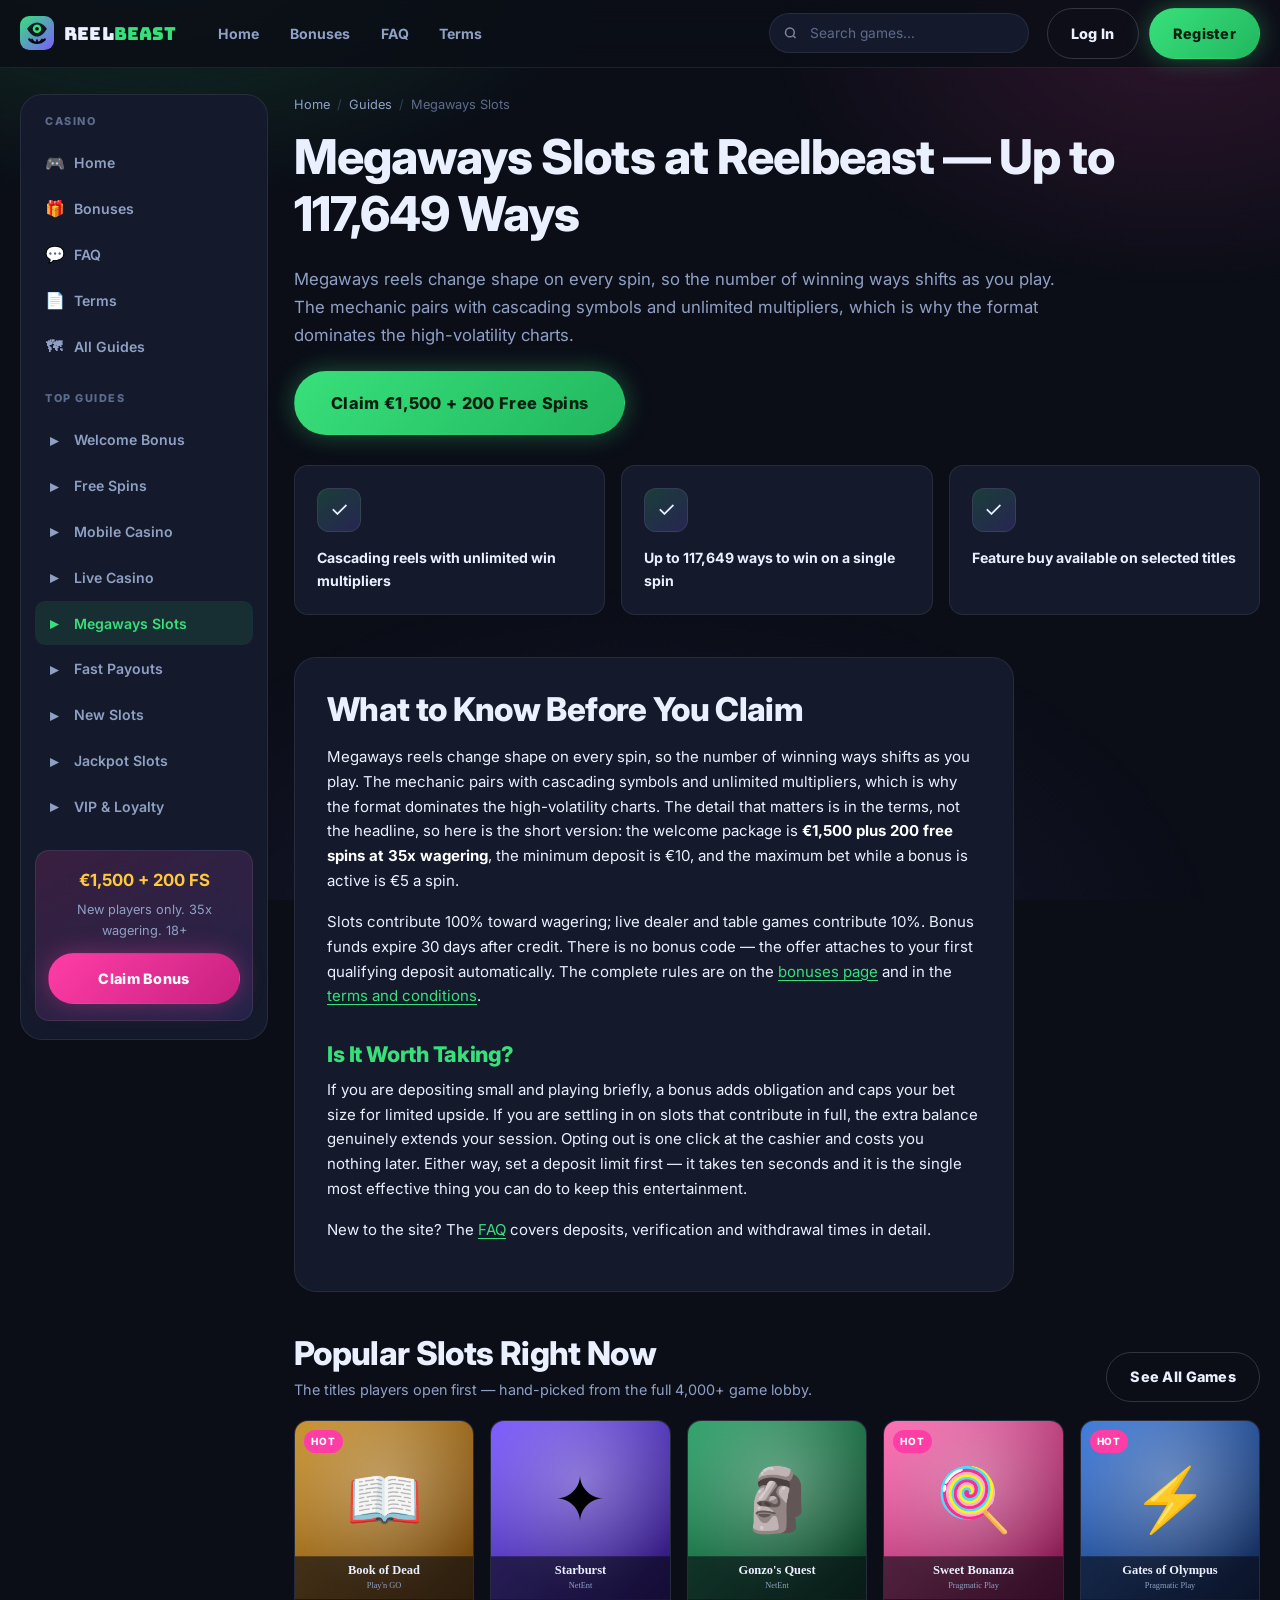
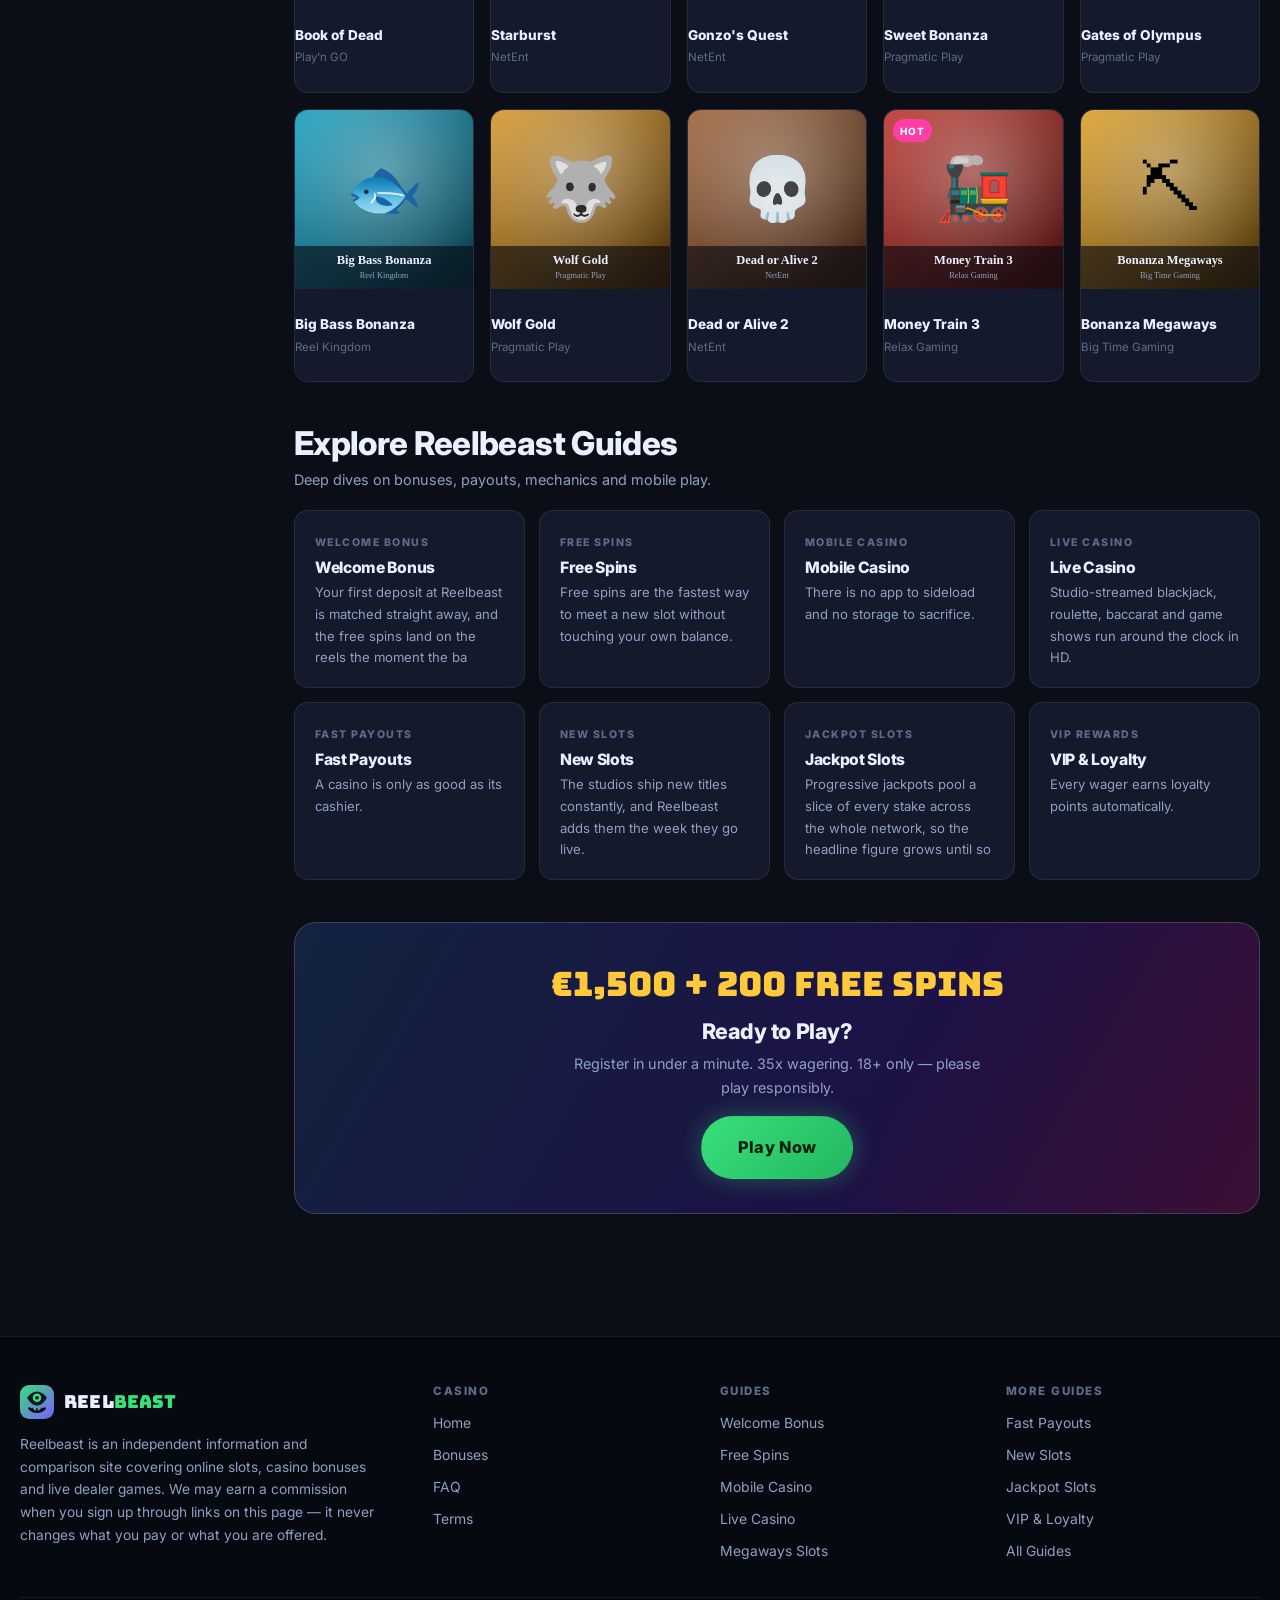
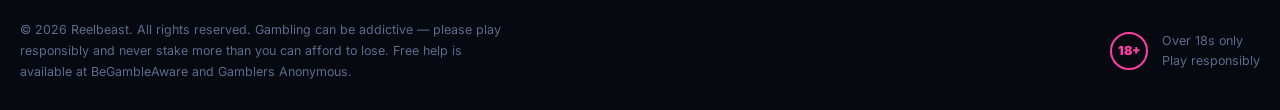
<file: en/x5/index.html>
<!DOCTYPE html>
<html lang="en">
<head>
<meta charset="utf-8">
<meta name="viewport" content="width=device-width, initial-scale=1">
<title>Megaways Slots at Reelbeast — Up to 117,649 Ways | Reelbeast</title>
<meta name="description" content="Megaways reels change shape on every spin, so the number of winning ways shifts as you play. €1,500 + 200 free spins, 35x wagering. 18+, T&amp;Cs apply.">
<link rel="canonical" href="https://yard.example-domain.com/en/x5/">
<meta name="robots" content="index, follow, max-image-preview:large">
<meta name="theme-color" content="#0B0E17">
<meta name="rating" content="adult">

<meta property="og:type" content="website">
<meta property="og:site_name" content="Reelbeast">
<meta property="og:locale" content="en_US">
<meta property="og:title" content="Megaways Slots at Reelbeast — Up to 117,649 Ways | Reelbeast">
<meta property="og:description" content="Megaways reels change shape on every spin, so the number of winning ways shifts as you play. €1,500 + 200 free spins, 35x wagering. 18+, T&amp;Cs apply.">
<meta property="og:url" content="https://yard.example-domain.com/en/x5/">
<meta property="og:image" content="https://yard.example-domain.com/images/promo-welcome.svg">
<meta name="twitter:card" content="summary_large_image">
<meta name="twitter:title" content="Megaways Slots at Reelbeast — Up to 117,649 Ways | Reelbeast">
<meta name="twitter:description" content="Megaways reels change shape on every spin, so the number of winning ways shifts as you play. €1,500 + 200 free spins, 35x wagering. 18+, T&amp;Cs apply.">

<link rel="icon" type="image/svg+xml" href="../../images/favicon.svg">
<link rel="apple-touch-icon" href="../../images/favicon.svg">
<link rel="preconnect" href="https://fonts.googleapis.com">
<link rel="preconnect" href="https://fonts.gstatic.com" crossorigin>
<link rel="stylesheet" href="https://fonts.googleapis.com/css2?family=Bungee&family=Inter:wght@400;600;700;800;900&display=swap">
<link rel="stylesheet" href="../../css/style.css">
<script type="application/ld+json">
{"@context":"https://schema.org","@type":"BreadcrumbList","itemListElement":[{"@type":"ListItem","position":1,"name":"Home","item":"https://yard.example-domain.com/"},{"@type":"ListItem","position":2,"name":"Guides","item":"https://yard.example-domain.com/en/"},{"@type":"ListItem","position":3,"name":"Megaways Slots","item":"https://yard.example-domain.com/en/x5/"}]}
</script>
</head>
<body>
<header class="site-header">
  <div class="site-header__inner">
    <button class="burger" type="button" aria-label="Open menu" aria-expanded="false" aria-controls="sidebar"><span></span></button>
    <a class="logo" href="../../index.html">
      <img src="../../images/logo.svg" width="48" height="48" alt="Reelbeast online casino logo">
      <span class="logo__text">Reel<b>beast</b></span>
    </a>
    <nav class="nav-main" aria-label="Primary"><a href="../../index.html">Home</a><a href="../../bonuses.html">Bonuses</a><a href="../../faq.html">FAQ</a><a href="../../terms.html">Terms</a></nav>
    <div class="header-search">
      <svg width="15" height="15" viewBox="0 0 24 24" fill="none" stroke="currentColor" stroke-width="2.4" aria-hidden="true"><circle cx="11" cy="11" r="7"/><path d="M20 20l-3.5-3.5"/></svg>
      <label class="sr-only" for="q">Search games</label>
      <input id="q" type="search" placeholder="Search games…" data-game-search autocomplete="off">
    </div>
    <div class="header-actions">
      <a class="btn btn--ghost" href="https://vnstrf.com/d3f4MrnT" target="_blank" rel="nofollow sponsored noopener noreferrer">Log In</a>
      <a class="btn btn--primary" href="https://vnstrf.com/d3f4MrnT" target="_blank" rel="nofollow sponsored noopener noreferrer">Register</a>
    </div>
  </div>
</header>
<div class="scrim"></div>
<div class="shell">
<aside class="sidebar" id="sidebar">
  <p class="sidebar__title">Casino</p>
  <nav aria-label="Site sections"><a href="../../index.html"><span class="ic" aria-hidden="true">🎮</span>Home</a><a href="../../bonuses.html"><span class="ic" aria-hidden="true">🎁</span>Bonuses</a><a href="../../faq.html"><span class="ic" aria-hidden="true">💬</span>FAQ</a><a href="../../terms.html"><span class="ic" aria-hidden="true">📄</span>Terms</a>
    <a href="../../en/"><span class="ic" aria-hidden="true">🗺</span>All Guides</a>
  </nav>
  <p class="sidebar__title">Top Guides</p>
  <nav aria-label="Guides"><a href="../../en/x1/"><span class="ic" aria-hidden="true">▸</span>Welcome Bonus</a><a href="../../en/x2/"><span class="ic" aria-hidden="true">▸</span>Free Spins</a><a href="../../en/x3/"><span class="ic" aria-hidden="true">▸</span>Mobile Casino</a><a href="../../en/x4/"><span class="ic" aria-hidden="true">▸</span>Live Casino</a><a href="../../en/x5/" aria-current="page"><span class="ic" aria-hidden="true">▸</span>Megaways Slots</a><a href="../../en/x6/"><span class="ic" aria-hidden="true">▸</span>Fast Payouts</a><a href="../../en/x7/"><span class="ic" aria-hidden="true">▸</span>New Slots</a><a href="../../en/x8/"><span class="ic" aria-hidden="true">▸</span>Jackpot Slots</a><a href="../../en/x9/"><span class="ic" aria-hidden="true">▸</span>VIP & Loyalty</a></nav>
  <div class="sidebar__cta">
    <strong>€1,500 + 200 FS</strong>
    <p>New players only. 35x wagering. 18+</p>
    <a class="btn btn--accent btn--block" href="https://vnstrf.com/d3f4MrnT" target="_blank" rel="nofollow sponsored noopener noreferrer">Claim Bonus</a>
  </div>
</aside>
<main>
<nav class="crumbs" aria-label="Breadcrumb"><a href="../../index.html">Home</a><span>/</span><a href="../../en/">Guides</a><span>/</span>Megaways Slots</nav>

<h1>Megaways Slots at Reelbeast — Up to 117,649 Ways</h1>
<p style="font-size:1.05rem;color:var(--muted);max-width:70ch">Megaways reels change shape on every spin, so the number of winning ways shifts as you play. The mechanic pairs with cascading symbols and unlimited multipliers, which is why the format dominates the high-volatility charts.</p>

<p style="margin:22px 0 30px">
  <a class="btn btn--primary btn--lg" href="https://vnstrf.com/d3f4MrnT" target="_blank" rel="nofollow sponsored noopener noreferrer">Claim €1,500 + 200 Free Spins</a>
</p>

<section class="section">
  <div class="grid-benefits">
    <article class="benefit">
      <div class="benefit__ic" aria-hidden="true">✓</div>
      <p style="color:var(--text);font-weight:700;margin:0">Cascading reels with unlimited win multipliers</p>
    </article>
    <article class="benefit">
      <div class="benefit__ic" aria-hidden="true">✓</div>
      <p style="color:var(--text);font-weight:700;margin:0">Up to 117,649 ways to win on a single spin</p>
    </article>
    <article class="benefit">
      <div class="benefit__ic" aria-hidden="true">✓</div>
      <p style="color:var(--text);font-weight:700;margin:0">Feature buy available on selected titles</p>
    </article>
  </div>
</section>

<section class="section card prose">
  <h2>What to Know Before You Claim</h2>
  <p>Megaways reels change shape on every spin, so the number of winning ways shifts as you play. The mechanic pairs with cascading symbols and unlimited multipliers, which is why the format dominates the high-volatility charts. The detail that matters is in the terms, not the headline, so here is the short
     version: the welcome package is <strong>€1,500 plus 200 free spins at 35x
     wagering</strong>, the minimum deposit is €10, and the maximum bet while a bonus is
     active is €5 a spin.</p>
  <p>Slots contribute 100% toward wagering; live dealer and table games contribute 10%. Bonus
     funds expire 30 days after credit. There is no bonus code — the offer attaches to your
     first qualifying deposit automatically. The complete rules are on the
     <a href="../../bonuses.html">bonuses page</a> and in the
     <a href="../../terms.html">terms and conditions</a>.</p>
  <h3>Is It Worth Taking?</h3>
  <p>If you are depositing small and playing briefly, a bonus adds obligation and caps your bet
     size for limited upside. If you are settling in on slots that contribute in full, the extra
     balance genuinely extends your session. Opting out is one click at the cashier and costs you
     nothing later. Either way, set a deposit limit first — it takes ten seconds and it is the
     single most effective thing you can do to keep this entertainment.</p>
  <p>New to the site? The <a href="../../faq.html">FAQ</a> covers deposits, verification and
     withdrawal times in detail.</p>
</section>

<section class="section" id="games">
  <div class="section__head">
    <div>
      <h2>Popular Slots Right Now</h2>
      <p>The titles players open first — hand-picked from the full 4,000+ game lobby.</p>
    </div>
    <a class="btn btn--ghost" href="https://vnstrf.com/d3f4MrnT" target="_blank" rel="nofollow sponsored noopener noreferrer">See All Games</a>
  </div>
  <div class="grid-games" data-game-grid>
    <a class="game" href="https://vnstrf.com/d3f4MrnT" target="_blank" rel="nofollow sponsored noopener noreferrer" data-name="Book of Dead" data-provider="Play&#x27;n GO">
      <span class="game__badge game__badge--hot">Hot</span><img src="../../images/games/book-of-dead.svg" width="300" height="300" loading="lazy"
           alt="Book of Dead online slot by Play&#x27;n GO — play at Reelbeast">
      <span class="game__overlay"><span class="btn btn--primary">Play Now</span></span>
      <span class="game__info">
        <span class="game__name">Book of Dead</span>
        <span class="game__prov">Play&#x27;n GO</span>
      </span>
    </a>
    <a class="game" href="https://vnstrf.com/d3f4MrnT" target="_blank" rel="nofollow sponsored noopener noreferrer" data-name="Starburst" data-provider="NetEnt">
      <img src="../../images/games/starburst.svg" width="300" height="300" loading="lazy"
           alt="Starburst online slot by NetEnt — play at Reelbeast">
      <span class="game__overlay"><span class="btn btn--primary">Play Now</span></span>
      <span class="game__info">
        <span class="game__name">Starburst</span>
        <span class="game__prov">NetEnt</span>
      </span>
    </a>
    <a class="game" href="https://vnstrf.com/d3f4MrnT" target="_blank" rel="nofollow sponsored noopener noreferrer" data-name="Gonzo&#x27;s Quest" data-provider="NetEnt">
      <img src="../../images/games/gonzo-s-quest.svg" width="300" height="300" loading="lazy"
           alt="Gonzo&#x27;s Quest online slot by NetEnt — play at Reelbeast">
      <span class="game__overlay"><span class="btn btn--primary">Play Now</span></span>
      <span class="game__info">
        <span class="game__name">Gonzo&#x27;s Quest</span>
        <span class="game__prov">NetEnt</span>
      </span>
    </a>
    <a class="game" href="https://vnstrf.com/d3f4MrnT" target="_blank" rel="nofollow sponsored noopener noreferrer" data-name="Sweet Bonanza" data-provider="Pragmatic Play">
      <span class="game__badge game__badge--hot">Hot</span><img src="../../images/games/sweet-bonanza.svg" width="300" height="300" loading="lazy"
           alt="Sweet Bonanza online slot by Pragmatic Play — play at Reelbeast">
      <span class="game__overlay"><span class="btn btn--primary">Play Now</span></span>
      <span class="game__info">
        <span class="game__name">Sweet Bonanza</span>
        <span class="game__prov">Pragmatic Play</span>
      </span>
    </a>
    <a class="game" href="https://vnstrf.com/d3f4MrnT" target="_blank" rel="nofollow sponsored noopener noreferrer" data-name="Gates of Olympus" data-provider="Pragmatic Play">
      <span class="game__badge game__badge--hot">Hot</span><img src="../../images/games/gates-of-olympus.svg" width="300" height="300" loading="lazy"
           alt="Gates of Olympus online slot by Pragmatic Play — play at Reelbeast">
      <span class="game__overlay"><span class="btn btn--primary">Play Now</span></span>
      <span class="game__info">
        <span class="game__name">Gates of Olympus</span>
        <span class="game__prov">Pragmatic Play</span>
      </span>
    </a>
    <a class="game" href="https://vnstrf.com/d3f4MrnT" target="_blank" rel="nofollow sponsored noopener noreferrer" data-name="Big Bass Bonanza" data-provider="Reel Kingdom">
      <img src="../../images/games/big-bass-bonanza.svg" width="300" height="300" loading="lazy"
           alt="Big Bass Bonanza online slot by Reel Kingdom — play at Reelbeast">
      <span class="game__overlay"><span class="btn btn--primary">Play Now</span></span>
      <span class="game__info">
        <span class="game__name">Big Bass Bonanza</span>
        <span class="game__prov">Reel Kingdom</span>
      </span>
    </a>
    <a class="game" href="https://vnstrf.com/d3f4MrnT" target="_blank" rel="nofollow sponsored noopener noreferrer" data-name="Wolf Gold" data-provider="Pragmatic Play">
      <img src="../../images/games/wolf-gold.svg" width="300" height="300" loading="lazy"
           alt="Wolf Gold online slot by Pragmatic Play — play at Reelbeast">
      <span class="game__overlay"><span class="btn btn--primary">Play Now</span></span>
      <span class="game__info">
        <span class="game__name">Wolf Gold</span>
        <span class="game__prov">Pragmatic Play</span>
      </span>
    </a>
    <a class="game" href="https://vnstrf.com/d3f4MrnT" target="_blank" rel="nofollow sponsored noopener noreferrer" data-name="Dead or Alive 2" data-provider="NetEnt">
      <img src="../../images/games/dead-or-alive-2.svg" width="300" height="300" loading="lazy"
           alt="Dead or Alive 2 online slot by NetEnt — play at Reelbeast">
      <span class="game__overlay"><span class="btn btn--primary">Play Now</span></span>
      <span class="game__info">
        <span class="game__name">Dead or Alive 2</span>
        <span class="game__prov">NetEnt</span>
      </span>
    </a>
    <a class="game" href="https://vnstrf.com/d3f4MrnT" target="_blank" rel="nofollow sponsored noopener noreferrer" data-name="Money Train 3" data-provider="Relax Gaming">
      <span class="game__badge game__badge--hot">Hot</span><img src="../../images/games/money-train-3.svg" width="300" height="300" loading="lazy"
           alt="Money Train 3 online slot by Relax Gaming — play at Reelbeast">
      <span class="game__overlay"><span class="btn btn--primary">Play Now</span></span>
      <span class="game__info">
        <span class="game__name">Money Train 3</span>
        <span class="game__prov">Relax Gaming</span>
      </span>
    </a>
    <a class="game" href="https://vnstrf.com/d3f4MrnT" target="_blank" rel="nofollow sponsored noopener noreferrer" data-name="Bonanza Megaways" data-provider="Big Time Gaming">
      <img src="../../images/games/bonanza-megaways.svg" width="300" height="300" loading="lazy"
           alt="Bonanza Megaways online slot by Big Time Gaming — play at Reelbeast">
      <span class="game__overlay"><span class="btn btn--primary">Play Now</span></span>
      <span class="game__info">
        <span class="game__name">Bonanza Megaways</span>
        <span class="game__prov">Big Time Gaming</span>
      </span>
    </a>
  </div>
  <p data-game-empty hidden style="color:var(--muted);margin-top:16px">No games match that search. Try another title or provider.</p>
</section>


<section class="section">
  <div class="section__head">
    <div>
      <h2>Explore Reelbeast Guides</h2>
      <p>Deep dives on bonuses, payouts, mechanics and mobile play.</p>
    </div>
  </div>
  <div class="grid-doors">
    <a class="door" href="../../en/x1/">
      <span class="door__kicker">welcome bonus</span>
      <h3>Welcome Bonus</h3>
      <p>Your first deposit at Reelbeast is matched straight away, and the free spins land on the reels the moment the ba</p>
    </a>
    <a class="door" href="../../en/x2/">
      <span class="door__kicker">free spins</span>
      <h3>Free Spins</h3>
      <p>Free spins are the fastest way to meet a new slot without touching your own balance.</p>
    </a>
    <a class="door" href="../../en/x3/">
      <span class="door__kicker">mobile casino</span>
      <h3>Mobile Casino</h3>
      <p>There is no app to sideload and no storage to sacrifice.</p>
    </a>
    <a class="door" href="../../en/x4/">
      <span class="door__kicker">live casino</span>
      <h3>Live Casino</h3>
      <p>Studio-streamed blackjack, roulette, baccarat and game shows run around the clock in HD.</p>
    </a>
    <a class="door" href="../../en/x6/">
      <span class="door__kicker">fast payouts</span>
      <h3>Fast Payouts</h3>
      <p>A casino is only as good as its cashier.</p>
    </a>
    <a class="door" href="../../en/x7/">
      <span class="door__kicker">new slots</span>
      <h3>New Slots</h3>
      <p>The studios ship new titles constantly, and Reelbeast adds them the week they go live.</p>
    </a>
    <a class="door" href="../../en/x8/">
      <span class="door__kicker">jackpot slots</span>
      <h3>Jackpot Slots</h3>
      <p>Progressive jackpots pool a slice of every stake across the whole network, so the headline figure grows until so</p>
    </a>
    <a class="door" href="../../en/x9/">
      <span class="door__kicker">vip rewards</span>
      <h3>VIP &amp; Loyalty</h3>
      <p>Every wager earns loyalty points automatically.</p>
    </a>
  </div>
</section>


<section class="section">
  <a class="promo" href="https://vnstrf.com/d3f4MrnT" target="_blank" rel="nofollow sponsored noopener noreferrer" style="display:block;text-align:center">
    <span class="promo__amount">€1,500 + 200 Free Spins</span>
    <h3>Ready to Play?</h3>
    <p style="margin-inline:auto">Register in under a minute. 35x wagering. 18+ only — please play responsibly.</p>
    <span class="btn btn--primary btn--lg">Play Now</span>
  </a>
</section>
</main>
</div>

<footer class="site-footer">
  <div class="wrap">
    <div class="footer-grid">
      <div class="footer-brand">
        <a class="logo" href="../../index.html">
          <img src="../../images/logo.svg" width="48" height="48" alt="Reelbeast logo">
          <span class="logo__text">Reel<b>beast</b></span>
        </a>
        <p>Reelbeast is an independent information and comparison site covering online slots,
           casino bonuses and live dealer games. We may earn a commission when you sign up
           through links on this page — it never changes what you pay or what you are offered.</p>
      </div>
      <div class="footer-col">
        <h4>Casino</h4>
        <nav aria-label="Footer sections"><a href="../../index.html">Home</a><a href="../../bonuses.html">Bonuses</a><a href="../../faq.html">FAQ</a><a href="../../terms.html">Terms</a></nav>
      </div>
      <div class="footer-col">
        <h4>Guides</h4>
        <nav aria-label="Footer guides"><a href="../../en/x1/">Welcome Bonus</a><a href="../../en/x2/">Free Spins</a><a href="../../en/x3/">Mobile Casino</a><a href="../../en/x4/">Live Casino</a><a href="../../en/x5/">Megaways Slots</a></nav>
      </div>
      <div class="footer-col">
        <h4>More Guides</h4>
        <nav aria-label="Footer guides continued"><a href="../../en/x6/">Fast Payouts</a><a href="../../en/x7/">New Slots</a><a href="../../en/x8/">Jackpot Slots</a><a href="../../en/x9/">VIP & Loyalty</a>
          <a href="../../en/">All Guides</a>
        </nav>
      </div>
    </div>
    <div class="footer-bottom">
      <p>&copy; <span data-year>2026</span> Reelbeast. All rights reserved.
         Gambling can be addictive — please play responsibly and never stake more than you can afford to lose.
         Free help is available at BeGambleAware and Gamblers Anonymous.</p>
      <div class="rg">
        <div class="rg__18" aria-hidden="true">18+</div>
        <span>Over 18s only<br>Play responsibly</span>
      </div>
    </div>
  </div>
</footer>

<div class="sticky-cta">
  <a class="btn btn--primary btn--block btn--lg" href="https://vnstrf.com/d3f4MrnT" target="_blank" rel="nofollow sponsored noopener noreferrer">Claim €1,500 + 200 Free Spins</a>
</div>

<script src="../../js/main.js" defer></script>
</body>
</html>
</file>
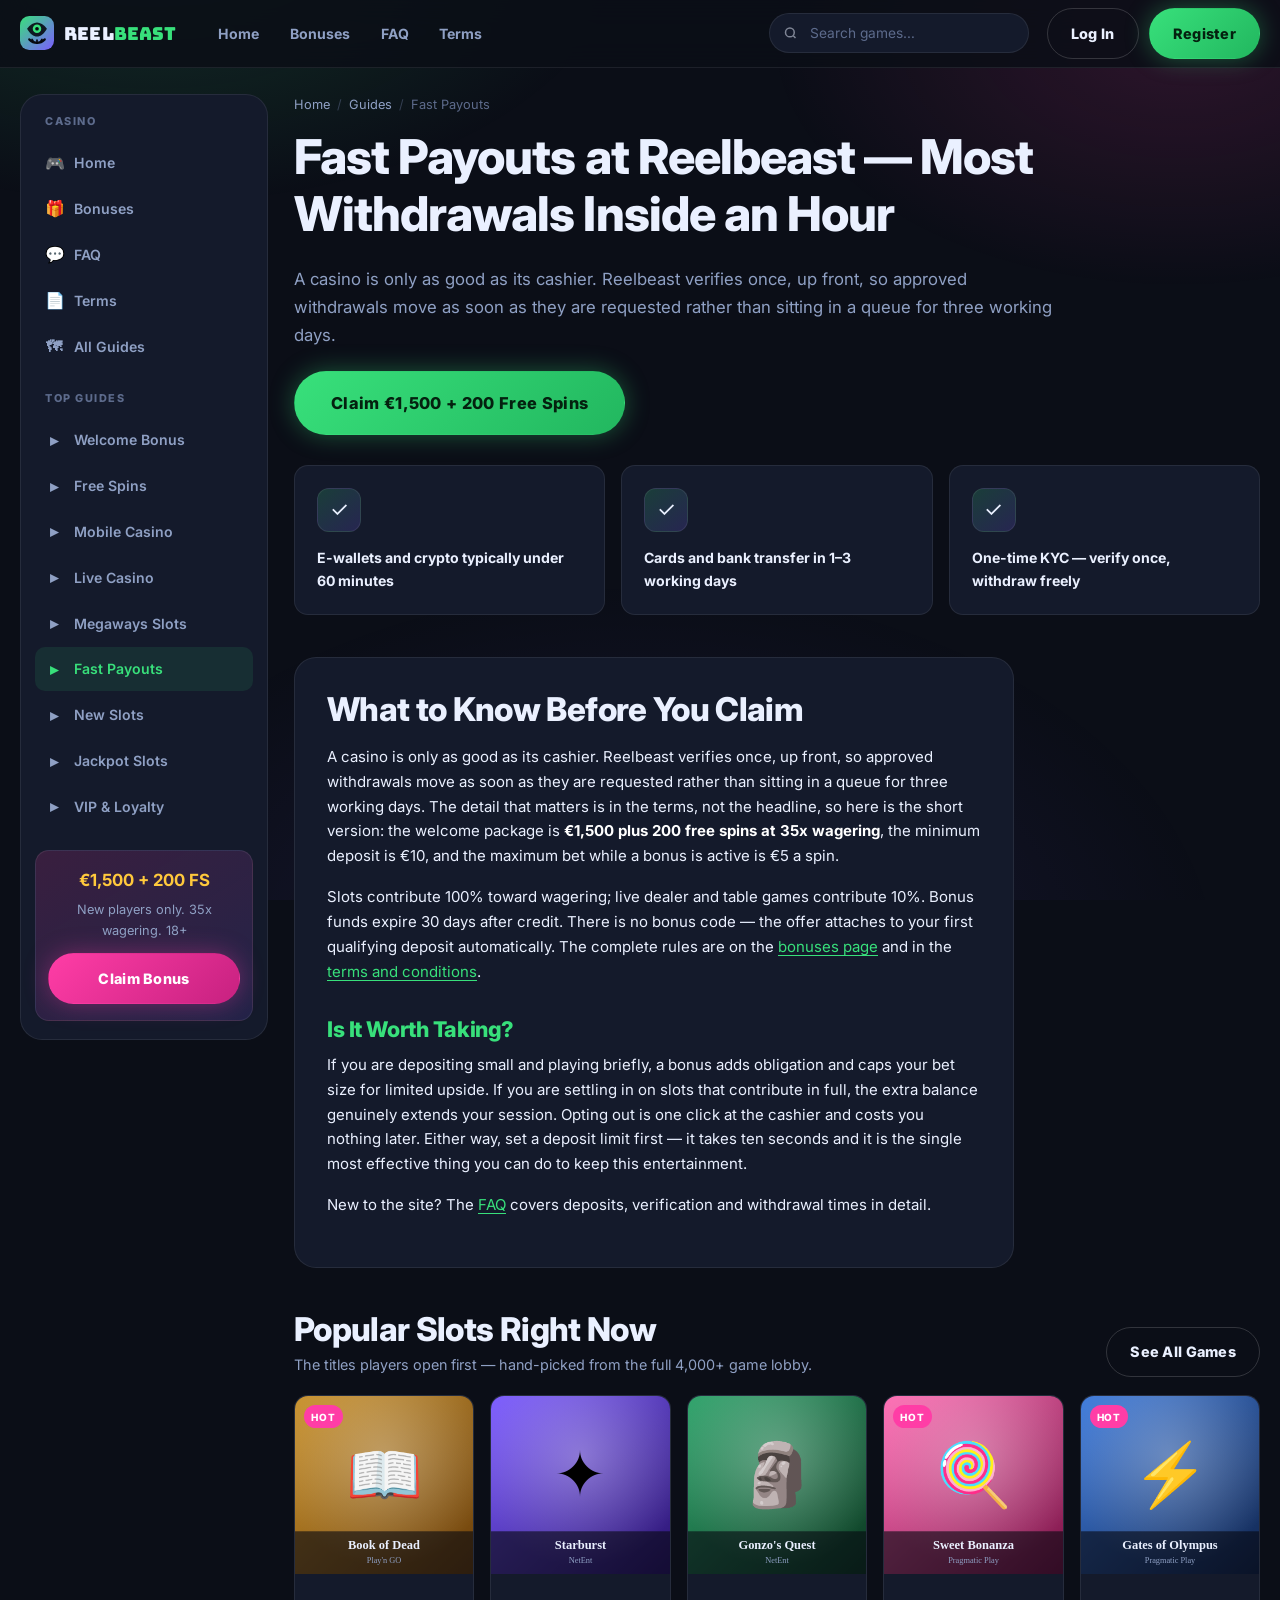
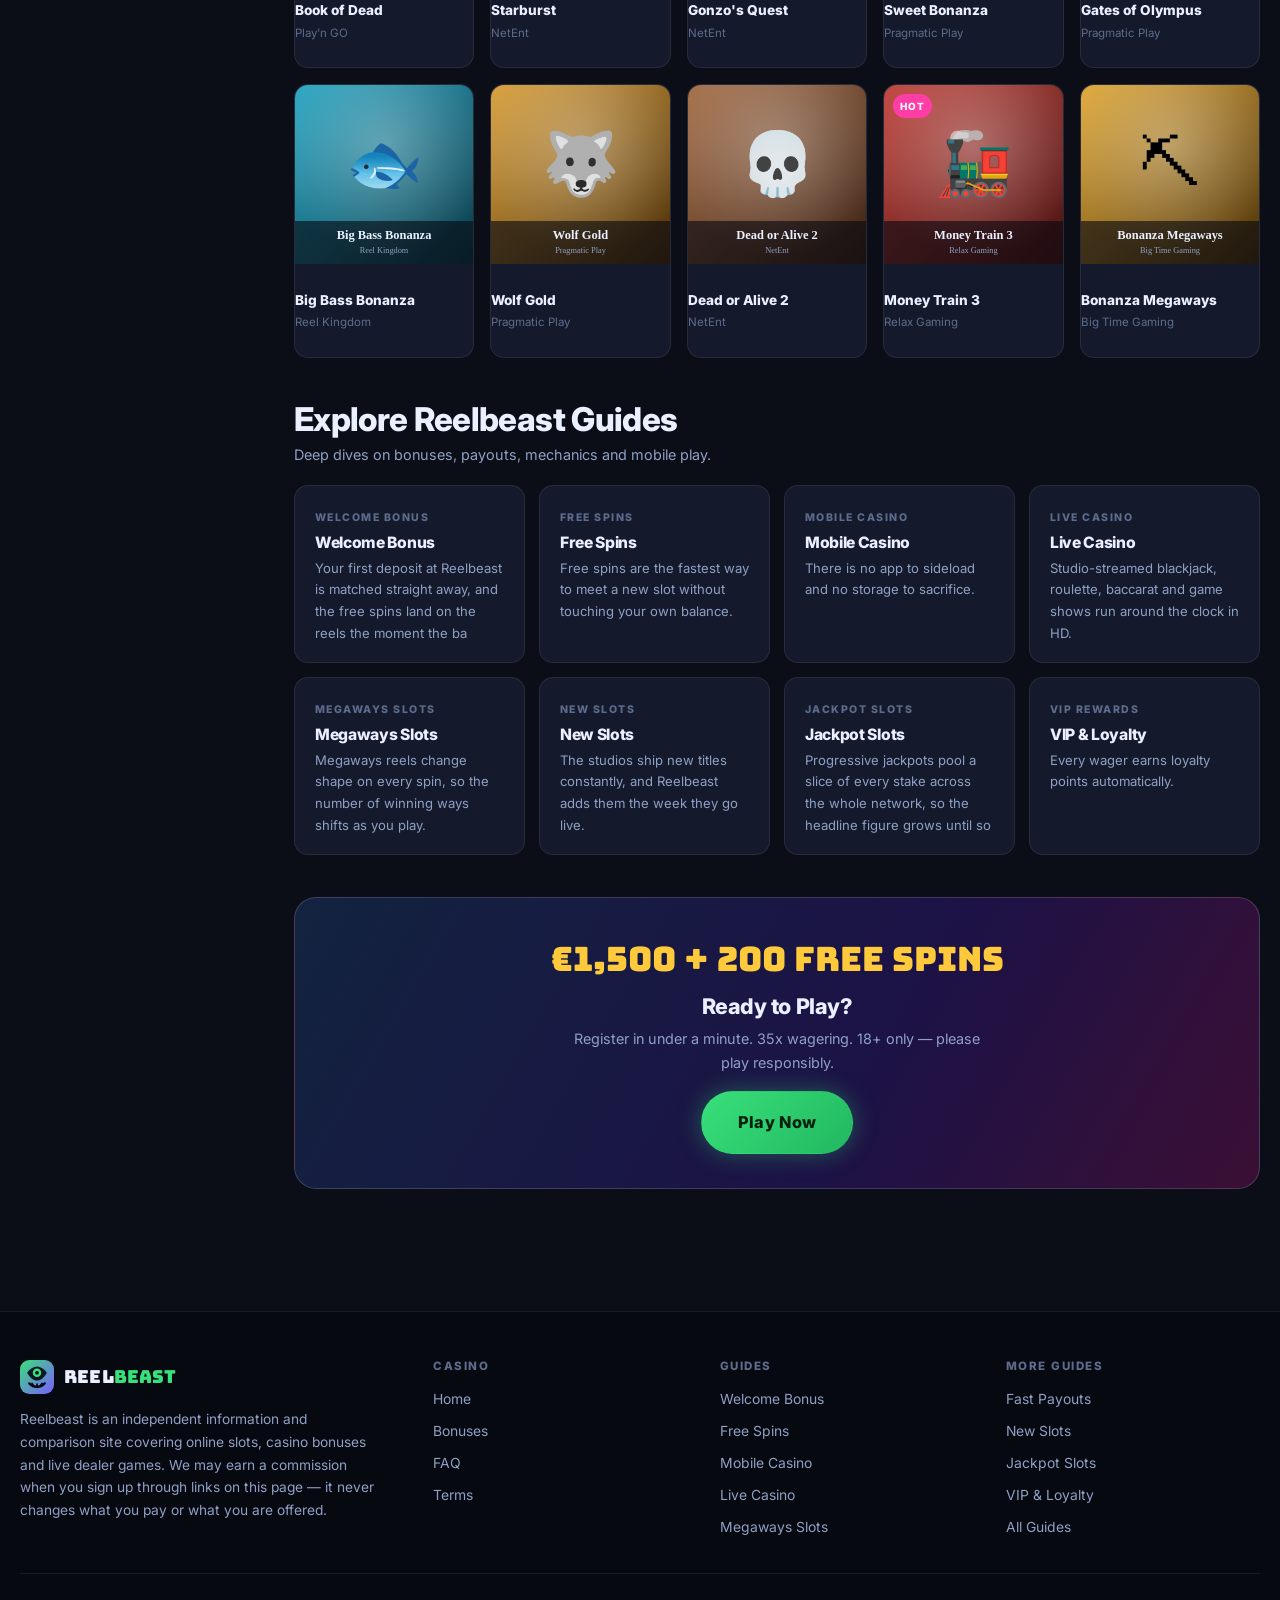
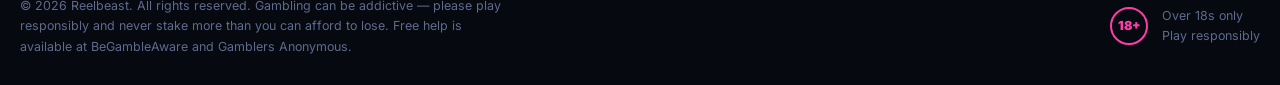
<file: en/x6/index.html>
<!DOCTYPE html>
<html lang="en">
<head>
<meta charset="utf-8">
<meta name="viewport" content="width=device-width, initial-scale=1">
<title>Fast Payouts at Reelbeast — Most Withdrawals Inside an Hour | Reelbeast</title>
<meta name="description" content="A casino is only as good as its cashier. €1,500 + 200 free spins, 35x wagering. 18+, T&amp;Cs apply.">
<link rel="canonical" href="https://yard.example-domain.com/en/x6/">
<meta name="robots" content="index, follow, max-image-preview:large">
<meta name="theme-color" content="#0B0E17">
<meta name="rating" content="adult">

<meta property="og:type" content="website">
<meta property="og:site_name" content="Reelbeast">
<meta property="og:locale" content="en_US">
<meta property="og:title" content="Fast Payouts at Reelbeast — Most Withdrawals Inside an Hour | Reelbeast">
<meta property="og:description" content="A casino is only as good as its cashier. €1,500 + 200 free spins, 35x wagering. 18+, T&amp;Cs apply.">
<meta property="og:url" content="https://yard.example-domain.com/en/x6/">
<meta property="og:image" content="https://yard.example-domain.com/images/promo-welcome.svg">
<meta name="twitter:card" content="summary_large_image">
<meta name="twitter:title" content="Fast Payouts at Reelbeast — Most Withdrawals Inside an Hour | Reelbeast">
<meta name="twitter:description" content="A casino is only as good as its cashier. €1,500 + 200 free spins, 35x wagering. 18+, T&amp;Cs apply.">

<link rel="icon" type="image/svg+xml" href="../../images/favicon.svg">
<link rel="apple-touch-icon" href="../../images/favicon.svg">
<link rel="preconnect" href="https://fonts.googleapis.com">
<link rel="preconnect" href="https://fonts.gstatic.com" crossorigin>
<link rel="stylesheet" href="https://fonts.googleapis.com/css2?family=Bungee&family=Inter:wght@400;600;700;800;900&display=swap">
<link rel="stylesheet" href="../../css/style.css">
<script type="application/ld+json">
{"@context":"https://schema.org","@type":"BreadcrumbList","itemListElement":[{"@type":"ListItem","position":1,"name":"Home","item":"https://yard.example-domain.com/"},{"@type":"ListItem","position":2,"name":"Guides","item":"https://yard.example-domain.com/en/"},{"@type":"ListItem","position":3,"name":"Fast Payouts","item":"https://yard.example-domain.com/en/x6/"}]}
</script>
</head>
<body>
<header class="site-header">
  <div class="site-header__inner">
    <button class="burger" type="button" aria-label="Open menu" aria-expanded="false" aria-controls="sidebar"><span></span></button>
    <a class="logo" href="../../index.html">
      <img src="../../images/logo.svg" width="48" height="48" alt="Reelbeast online casino logo">
      <span class="logo__text">Reel<b>beast</b></span>
    </a>
    <nav class="nav-main" aria-label="Primary"><a href="../../index.html">Home</a><a href="../../bonuses.html">Bonuses</a><a href="../../faq.html">FAQ</a><a href="../../terms.html">Terms</a></nav>
    <div class="header-search">
      <svg width="15" height="15" viewBox="0 0 24 24" fill="none" stroke="currentColor" stroke-width="2.4" aria-hidden="true"><circle cx="11" cy="11" r="7"/><path d="M20 20l-3.5-3.5"/></svg>
      <label class="sr-only" for="q">Search games</label>
      <input id="q" type="search" placeholder="Search games…" data-game-search autocomplete="off">
    </div>
    <div class="header-actions">
      <a class="btn btn--ghost" href="https://vnstrf.com/d3f4MrnT" target="_blank" rel="nofollow sponsored noopener noreferrer">Log In</a>
      <a class="btn btn--primary" href="https://vnstrf.com/d3f4MrnT" target="_blank" rel="nofollow sponsored noopener noreferrer">Register</a>
    </div>
  </div>
</header>
<div class="scrim"></div>
<div class="shell">
<aside class="sidebar" id="sidebar">
  <p class="sidebar__title">Casino</p>
  <nav aria-label="Site sections"><a href="../../index.html"><span class="ic" aria-hidden="true">🎮</span>Home</a><a href="../../bonuses.html"><span class="ic" aria-hidden="true">🎁</span>Bonuses</a><a href="../../faq.html"><span class="ic" aria-hidden="true">💬</span>FAQ</a><a href="../../terms.html"><span class="ic" aria-hidden="true">📄</span>Terms</a>
    <a href="../../en/"><span class="ic" aria-hidden="true">🗺</span>All Guides</a>
  </nav>
  <p class="sidebar__title">Top Guides</p>
  <nav aria-label="Guides"><a href="../../en/x1/"><span class="ic" aria-hidden="true">▸</span>Welcome Bonus</a><a href="../../en/x2/"><span class="ic" aria-hidden="true">▸</span>Free Spins</a><a href="../../en/x3/"><span class="ic" aria-hidden="true">▸</span>Mobile Casino</a><a href="../../en/x4/"><span class="ic" aria-hidden="true">▸</span>Live Casino</a><a href="../../en/x5/"><span class="ic" aria-hidden="true">▸</span>Megaways Slots</a><a href="../../en/x6/" aria-current="page"><span class="ic" aria-hidden="true">▸</span>Fast Payouts</a><a href="../../en/x7/"><span class="ic" aria-hidden="true">▸</span>New Slots</a><a href="../../en/x8/"><span class="ic" aria-hidden="true">▸</span>Jackpot Slots</a><a href="../../en/x9/"><span class="ic" aria-hidden="true">▸</span>VIP & Loyalty</a></nav>
  <div class="sidebar__cta">
    <strong>€1,500 + 200 FS</strong>
    <p>New players only. 35x wagering. 18+</p>
    <a class="btn btn--accent btn--block" href="https://vnstrf.com/d3f4MrnT" target="_blank" rel="nofollow sponsored noopener noreferrer">Claim Bonus</a>
  </div>
</aside>
<main>
<nav class="crumbs" aria-label="Breadcrumb"><a href="../../index.html">Home</a><span>/</span><a href="../../en/">Guides</a><span>/</span>Fast Payouts</nav>

<h1>Fast Payouts at Reelbeast — Most Withdrawals Inside an Hour</h1>
<p style="font-size:1.05rem;color:var(--muted);max-width:70ch">A casino is only as good as its cashier. Reelbeast verifies once, up front, so approved withdrawals move as soon as they are requested rather than sitting in a queue for three working days.</p>

<p style="margin:22px 0 30px">
  <a class="btn btn--primary btn--lg" href="https://vnstrf.com/d3f4MrnT" target="_blank" rel="nofollow sponsored noopener noreferrer">Claim €1,500 + 200 Free Spins</a>
</p>

<section class="section">
  <div class="grid-benefits">
    <article class="benefit">
      <div class="benefit__ic" aria-hidden="true">✓</div>
      <p style="color:var(--text);font-weight:700;margin:0">E-wallets and crypto typically under 60 minutes</p>
    </article>
    <article class="benefit">
      <div class="benefit__ic" aria-hidden="true">✓</div>
      <p style="color:var(--text);font-weight:700;margin:0">Cards and bank transfer in 1–3 working days</p>
    </article>
    <article class="benefit">
      <div class="benefit__ic" aria-hidden="true">✓</div>
      <p style="color:var(--text);font-weight:700;margin:0">One-time KYC — verify once, withdraw freely</p>
    </article>
  </div>
</section>

<section class="section card prose">
  <h2>What to Know Before You Claim</h2>
  <p>A casino is only as good as its cashier. Reelbeast verifies once, up front, so approved withdrawals move as soon as they are requested rather than sitting in a queue for three working days. The detail that matters is in the terms, not the headline, so here is the short
     version: the welcome package is <strong>€1,500 plus 200 free spins at 35x
     wagering</strong>, the minimum deposit is €10, and the maximum bet while a bonus is
     active is €5 a spin.</p>
  <p>Slots contribute 100% toward wagering; live dealer and table games contribute 10%. Bonus
     funds expire 30 days after credit. There is no bonus code — the offer attaches to your
     first qualifying deposit automatically. The complete rules are on the
     <a href="../../bonuses.html">bonuses page</a> and in the
     <a href="../../terms.html">terms and conditions</a>.</p>
  <h3>Is It Worth Taking?</h3>
  <p>If you are depositing small and playing briefly, a bonus adds obligation and caps your bet
     size for limited upside. If you are settling in on slots that contribute in full, the extra
     balance genuinely extends your session. Opting out is one click at the cashier and costs you
     nothing later. Either way, set a deposit limit first — it takes ten seconds and it is the
     single most effective thing you can do to keep this entertainment.</p>
  <p>New to the site? The <a href="../../faq.html">FAQ</a> covers deposits, verification and
     withdrawal times in detail.</p>
</section>

<section class="section" id="games">
  <div class="section__head">
    <div>
      <h2>Popular Slots Right Now</h2>
      <p>The titles players open first — hand-picked from the full 4,000+ game lobby.</p>
    </div>
    <a class="btn btn--ghost" href="https://vnstrf.com/d3f4MrnT" target="_blank" rel="nofollow sponsored noopener noreferrer">See All Games</a>
  </div>
  <div class="grid-games" data-game-grid>
    <a class="game" href="https://vnstrf.com/d3f4MrnT" target="_blank" rel="nofollow sponsored noopener noreferrer" data-name="Book of Dead" data-provider="Play&#x27;n GO">
      <span class="game__badge game__badge--hot">Hot</span><img src="../../images/games/book-of-dead.svg" width="300" height="300" loading="lazy"
           alt="Book of Dead online slot by Play&#x27;n GO — play at Reelbeast">
      <span class="game__overlay"><span class="btn btn--primary">Play Now</span></span>
      <span class="game__info">
        <span class="game__name">Book of Dead</span>
        <span class="game__prov">Play&#x27;n GO</span>
      </span>
    </a>
    <a class="game" href="https://vnstrf.com/d3f4MrnT" target="_blank" rel="nofollow sponsored noopener noreferrer" data-name="Starburst" data-provider="NetEnt">
      <img src="../../images/games/starburst.svg" width="300" height="300" loading="lazy"
           alt="Starburst online slot by NetEnt — play at Reelbeast">
      <span class="game__overlay"><span class="btn btn--primary">Play Now</span></span>
      <span class="game__info">
        <span class="game__name">Starburst</span>
        <span class="game__prov">NetEnt</span>
      </span>
    </a>
    <a class="game" href="https://vnstrf.com/d3f4MrnT" target="_blank" rel="nofollow sponsored noopener noreferrer" data-name="Gonzo&#x27;s Quest" data-provider="NetEnt">
      <img src="../../images/games/gonzo-s-quest.svg" width="300" height="300" loading="lazy"
           alt="Gonzo&#x27;s Quest online slot by NetEnt — play at Reelbeast">
      <span class="game__overlay"><span class="btn btn--primary">Play Now</span></span>
      <span class="game__info">
        <span class="game__name">Gonzo&#x27;s Quest</span>
        <span class="game__prov">NetEnt</span>
      </span>
    </a>
    <a class="game" href="https://vnstrf.com/d3f4MrnT" target="_blank" rel="nofollow sponsored noopener noreferrer" data-name="Sweet Bonanza" data-provider="Pragmatic Play">
      <span class="game__badge game__badge--hot">Hot</span><img src="../../images/games/sweet-bonanza.svg" width="300" height="300" loading="lazy"
           alt="Sweet Bonanza online slot by Pragmatic Play — play at Reelbeast">
      <span class="game__overlay"><span class="btn btn--primary">Play Now</span></span>
      <span class="game__info">
        <span class="game__name">Sweet Bonanza</span>
        <span class="game__prov">Pragmatic Play</span>
      </span>
    </a>
    <a class="game" href="https://vnstrf.com/d3f4MrnT" target="_blank" rel="nofollow sponsored noopener noreferrer" data-name="Gates of Olympus" data-provider="Pragmatic Play">
      <span class="game__badge game__badge--hot">Hot</span><img src="../../images/games/gates-of-olympus.svg" width="300" height="300" loading="lazy"
           alt="Gates of Olympus online slot by Pragmatic Play — play at Reelbeast">
      <span class="game__overlay"><span class="btn btn--primary">Play Now</span></span>
      <span class="game__info">
        <span class="game__name">Gates of Olympus</span>
        <span class="game__prov">Pragmatic Play</span>
      </span>
    </a>
    <a class="game" href="https://vnstrf.com/d3f4MrnT" target="_blank" rel="nofollow sponsored noopener noreferrer" data-name="Big Bass Bonanza" data-provider="Reel Kingdom">
      <img src="../../images/games/big-bass-bonanza.svg" width="300" height="300" loading="lazy"
           alt="Big Bass Bonanza online slot by Reel Kingdom — play at Reelbeast">
      <span class="game__overlay"><span class="btn btn--primary">Play Now</span></span>
      <span class="game__info">
        <span class="game__name">Big Bass Bonanza</span>
        <span class="game__prov">Reel Kingdom</span>
      </span>
    </a>
    <a class="game" href="https://vnstrf.com/d3f4MrnT" target="_blank" rel="nofollow sponsored noopener noreferrer" data-name="Wolf Gold" data-provider="Pragmatic Play">
      <img src="../../images/games/wolf-gold.svg" width="300" height="300" loading="lazy"
           alt="Wolf Gold online slot by Pragmatic Play — play at Reelbeast">
      <span class="game__overlay"><span class="btn btn--primary">Play Now</span></span>
      <span class="game__info">
        <span class="game__name">Wolf Gold</span>
        <span class="game__prov">Pragmatic Play</span>
      </span>
    </a>
    <a class="game" href="https://vnstrf.com/d3f4MrnT" target="_blank" rel="nofollow sponsored noopener noreferrer" data-name="Dead or Alive 2" data-provider="NetEnt">
      <img src="../../images/games/dead-or-alive-2.svg" width="300" height="300" loading="lazy"
           alt="Dead or Alive 2 online slot by NetEnt — play at Reelbeast">
      <span class="game__overlay"><span class="btn btn--primary">Play Now</span></span>
      <span class="game__info">
        <span class="game__name">Dead or Alive 2</span>
        <span class="game__prov">NetEnt</span>
      </span>
    </a>
    <a class="game" href="https://vnstrf.com/d3f4MrnT" target="_blank" rel="nofollow sponsored noopener noreferrer" data-name="Money Train 3" data-provider="Relax Gaming">
      <span class="game__badge game__badge--hot">Hot</span><img src="../../images/games/money-train-3.svg" width="300" height="300" loading="lazy"
           alt="Money Train 3 online slot by Relax Gaming — play at Reelbeast">
      <span class="game__overlay"><span class="btn btn--primary">Play Now</span></span>
      <span class="game__info">
        <span class="game__name">Money Train 3</span>
        <span class="game__prov">Relax Gaming</span>
      </span>
    </a>
    <a class="game" href="https://vnstrf.com/d3f4MrnT" target="_blank" rel="nofollow sponsored noopener noreferrer" data-name="Bonanza Megaways" data-provider="Big Time Gaming">
      <img src="../../images/games/bonanza-megaways.svg" width="300" height="300" loading="lazy"
           alt="Bonanza Megaways online slot by Big Time Gaming — play at Reelbeast">
      <span class="game__overlay"><span class="btn btn--primary">Play Now</span></span>
      <span class="game__info">
        <span class="game__name">Bonanza Megaways</span>
        <span class="game__prov">Big Time Gaming</span>
      </span>
    </a>
  </div>
  <p data-game-empty hidden style="color:var(--muted);margin-top:16px">No games match that search. Try another title or provider.</p>
</section>


<section class="section">
  <div class="section__head">
    <div>
      <h2>Explore Reelbeast Guides</h2>
      <p>Deep dives on bonuses, payouts, mechanics and mobile play.</p>
    </div>
  </div>
  <div class="grid-doors">
    <a class="door" href="../../en/x1/">
      <span class="door__kicker">welcome bonus</span>
      <h3>Welcome Bonus</h3>
      <p>Your first deposit at Reelbeast is matched straight away, and the free spins land on the reels the moment the ba</p>
    </a>
    <a class="door" href="../../en/x2/">
      <span class="door__kicker">free spins</span>
      <h3>Free Spins</h3>
      <p>Free spins are the fastest way to meet a new slot without touching your own balance.</p>
    </a>
    <a class="door" href="../../en/x3/">
      <span class="door__kicker">mobile casino</span>
      <h3>Mobile Casino</h3>
      <p>There is no app to sideload and no storage to sacrifice.</p>
    </a>
    <a class="door" href="../../en/x4/">
      <span class="door__kicker">live casino</span>
      <h3>Live Casino</h3>
      <p>Studio-streamed blackjack, roulette, baccarat and game shows run around the clock in HD.</p>
    </a>
    <a class="door" href="../../en/x5/">
      <span class="door__kicker">megaways slots</span>
      <h3>Megaways Slots</h3>
      <p>Megaways reels change shape on every spin, so the number of winning ways shifts as you play.</p>
    </a>
    <a class="door" href="../../en/x7/">
      <span class="door__kicker">new slots</span>
      <h3>New Slots</h3>
      <p>The studios ship new titles constantly, and Reelbeast adds them the week they go live.</p>
    </a>
    <a class="door" href="../../en/x8/">
      <span class="door__kicker">jackpot slots</span>
      <h3>Jackpot Slots</h3>
      <p>Progressive jackpots pool a slice of every stake across the whole network, so the headline figure grows until so</p>
    </a>
    <a class="door" href="../../en/x9/">
      <span class="door__kicker">vip rewards</span>
      <h3>VIP &amp; Loyalty</h3>
      <p>Every wager earns loyalty points automatically.</p>
    </a>
  </div>
</section>


<section class="section">
  <a class="promo" href="https://vnstrf.com/d3f4MrnT" target="_blank" rel="nofollow sponsored noopener noreferrer" style="display:block;text-align:center">
    <span class="promo__amount">€1,500 + 200 Free Spins</span>
    <h3>Ready to Play?</h3>
    <p style="margin-inline:auto">Register in under a minute. 35x wagering. 18+ only — please play responsibly.</p>
    <span class="btn btn--primary btn--lg">Play Now</span>
  </a>
</section>
</main>
</div>

<footer class="site-footer">
  <div class="wrap">
    <div class="footer-grid">
      <div class="footer-brand">
        <a class="logo" href="../../index.html">
          <img src="../../images/logo.svg" width="48" height="48" alt="Reelbeast logo">
          <span class="logo__text">Reel<b>beast</b></span>
        </a>
        <p>Reelbeast is an independent information and comparison site covering online slots,
           casino bonuses and live dealer games. We may earn a commission when you sign up
           through links on this page — it never changes what you pay or what you are offered.</p>
      </div>
      <div class="footer-col">
        <h4>Casino</h4>
        <nav aria-label="Footer sections"><a href="../../index.html">Home</a><a href="../../bonuses.html">Bonuses</a><a href="../../faq.html">FAQ</a><a href="../../terms.html">Terms</a></nav>
      </div>
      <div class="footer-col">
        <h4>Guides</h4>
        <nav aria-label="Footer guides"><a href="../../en/x1/">Welcome Bonus</a><a href="../../en/x2/">Free Spins</a><a href="../../en/x3/">Mobile Casino</a><a href="../../en/x4/">Live Casino</a><a href="../../en/x5/">Megaways Slots</a></nav>
      </div>
      <div class="footer-col">
        <h4>More Guides</h4>
        <nav aria-label="Footer guides continued"><a href="../../en/x6/">Fast Payouts</a><a href="../../en/x7/">New Slots</a><a href="../../en/x8/">Jackpot Slots</a><a href="../../en/x9/">VIP & Loyalty</a>
          <a href="../../en/">All Guides</a>
        </nav>
      </div>
    </div>
    <div class="footer-bottom">
      <p>&copy; <span data-year>2026</span> Reelbeast. All rights reserved.
         Gambling can be addictive — please play responsibly and never stake more than you can afford to lose.
         Free help is available at BeGambleAware and Gamblers Anonymous.</p>
      <div class="rg">
        <div class="rg__18" aria-hidden="true">18+</div>
        <span>Over 18s only<br>Play responsibly</span>
      </div>
    </div>
  </div>
</footer>

<div class="sticky-cta">
  <a class="btn btn--primary btn--block btn--lg" href="https://vnstrf.com/d3f4MrnT" target="_blank" rel="nofollow sponsored noopener noreferrer">Claim €1,500 + 200 Free Spins</a>
</div>

<script src="../../js/main.js" defer></script>
</body>
</html>
</file>
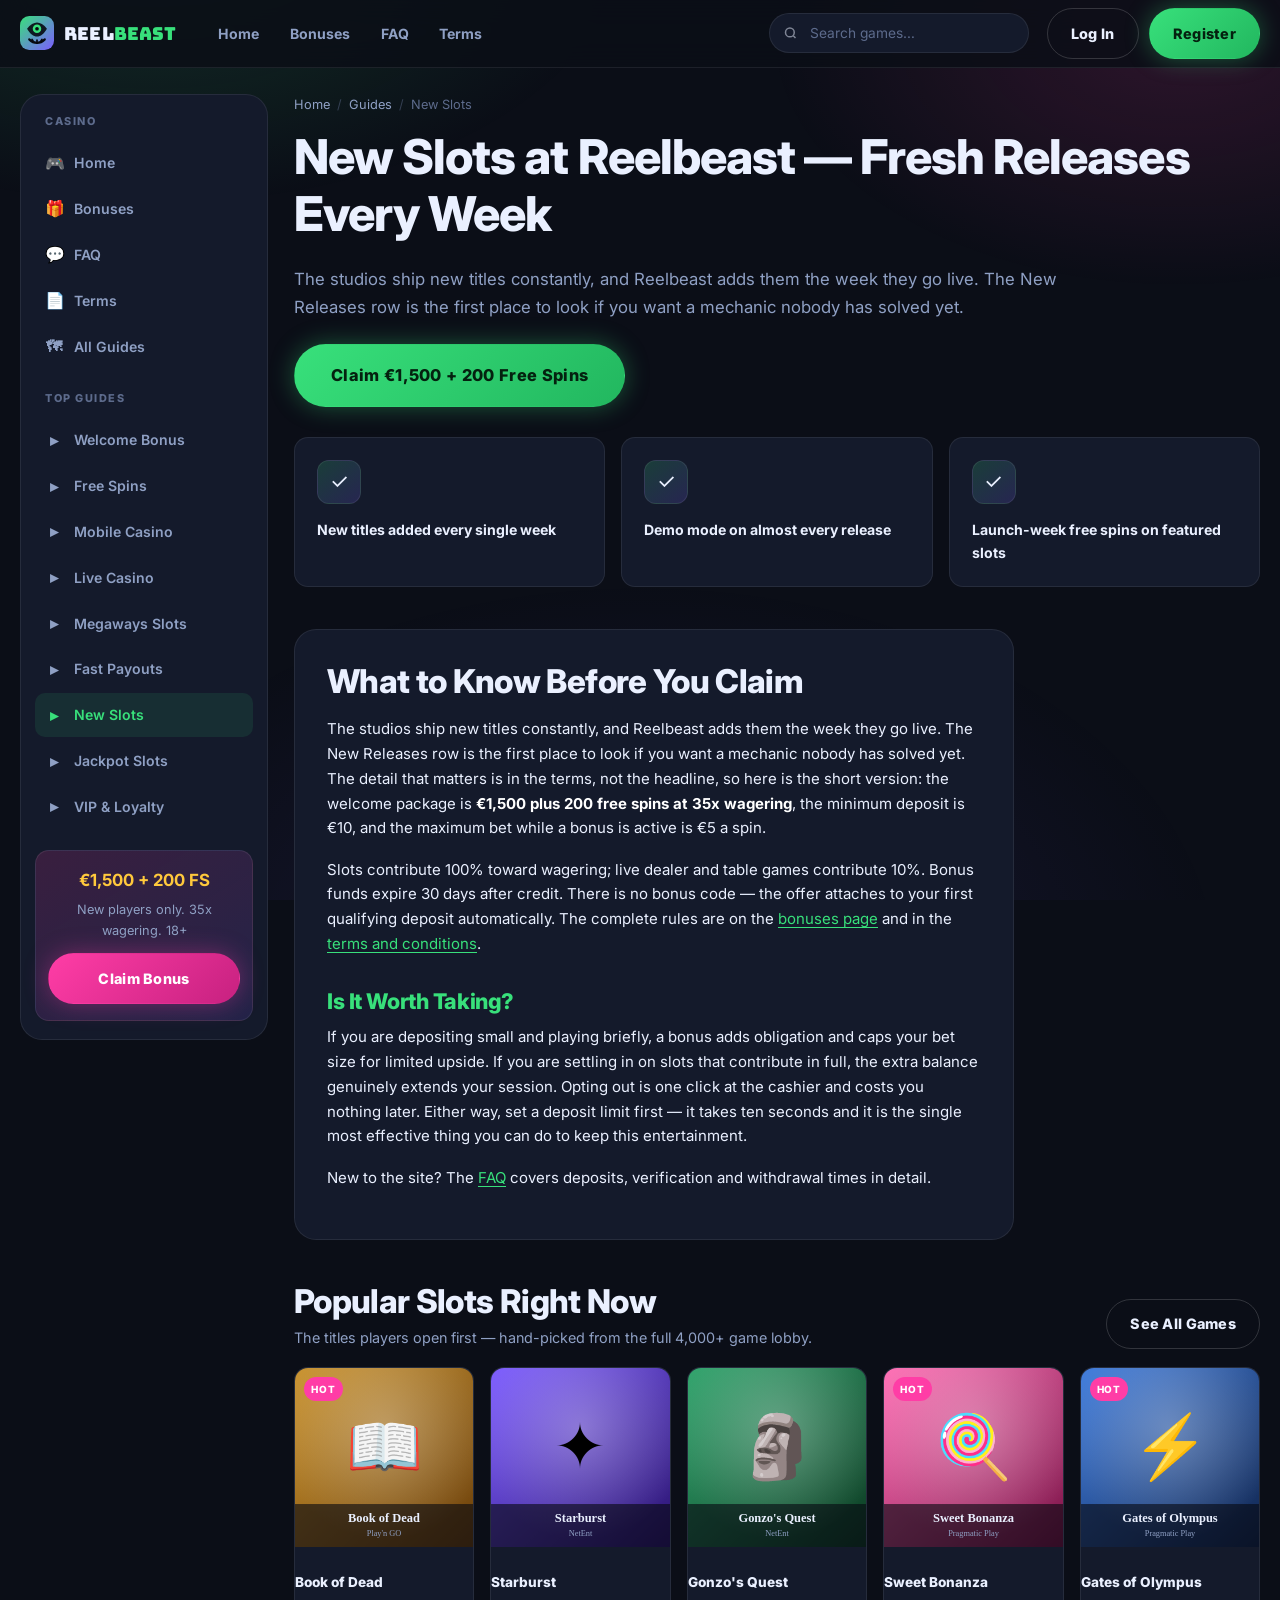
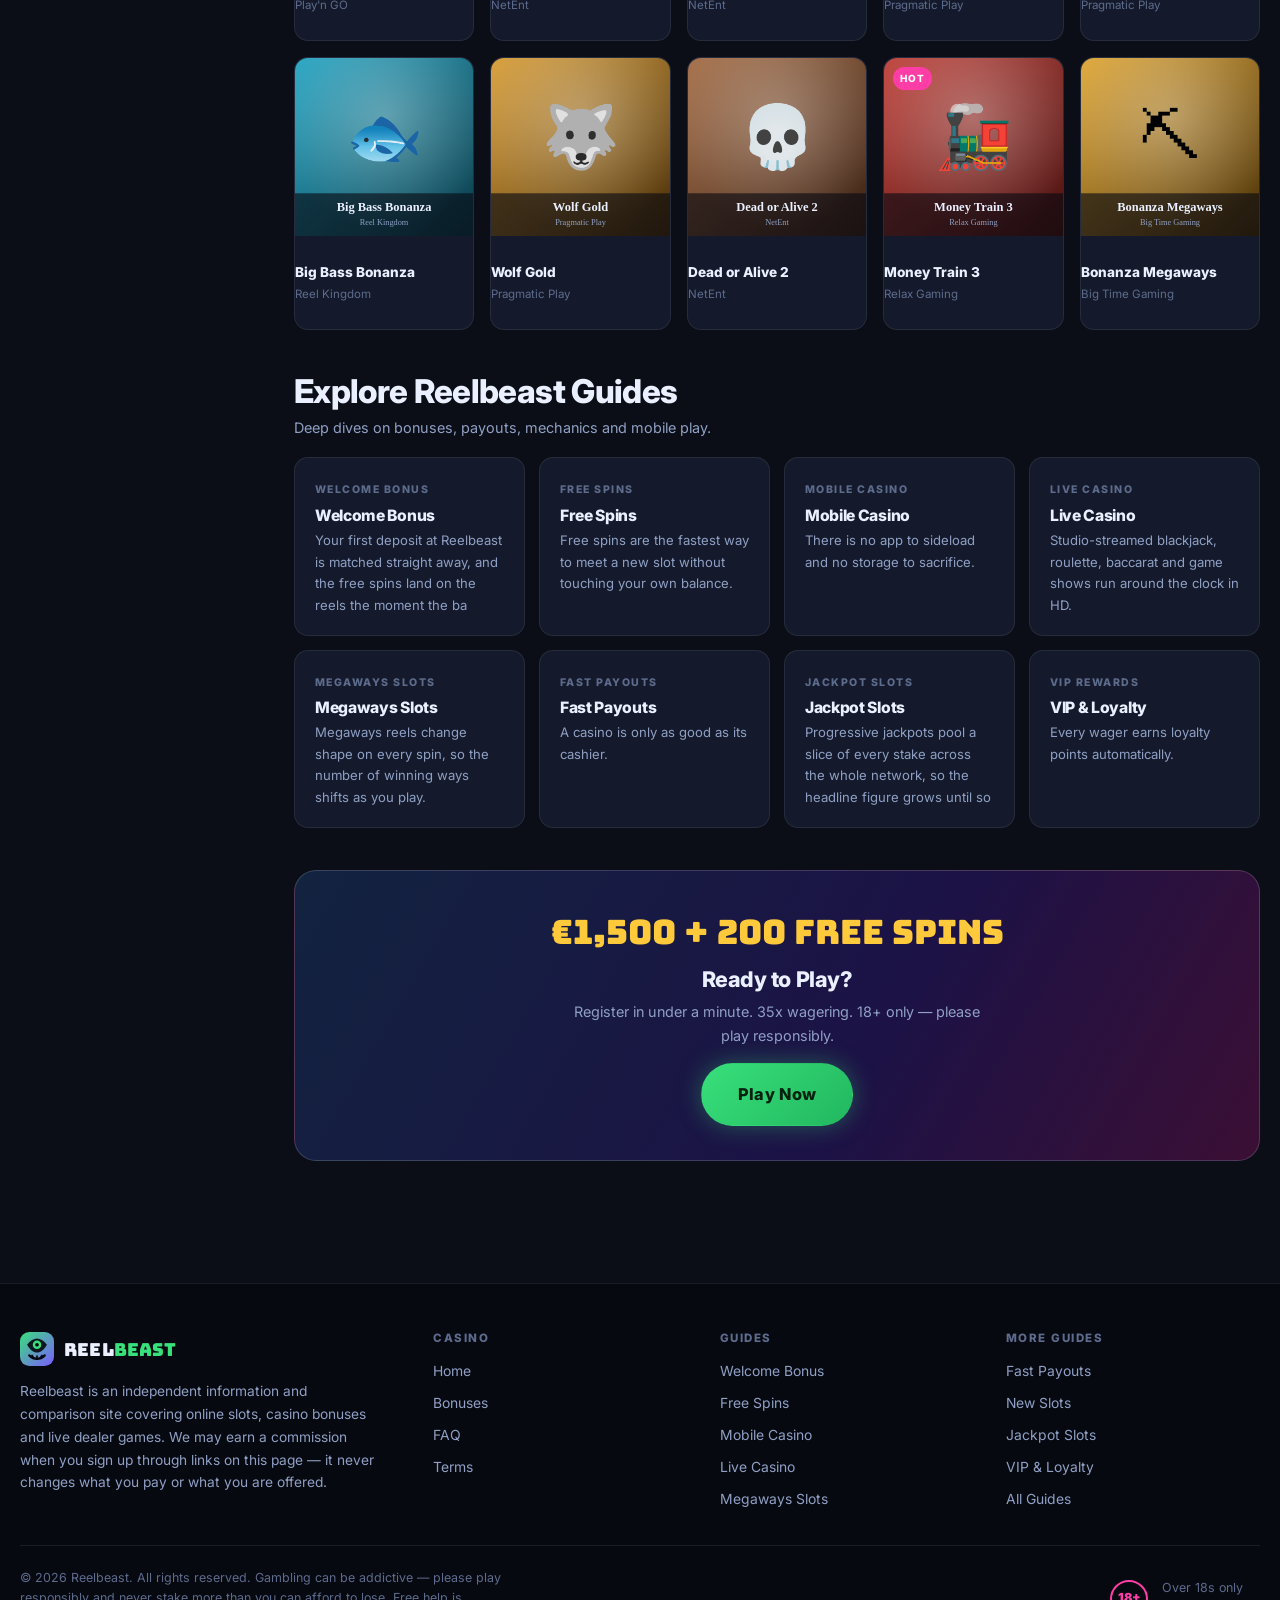
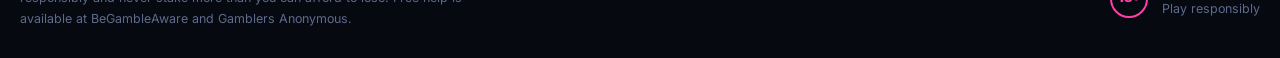
<file: en/x7/index.html>
<!DOCTYPE html>
<html lang="en">
<head>
<meta charset="utf-8">
<meta name="viewport" content="width=device-width, initial-scale=1">
<title>New Slots at Reelbeast — Fresh Releases Every Week | Reelbeast</title>
<meta name="description" content="The studios ship new titles constantly, and Reelbeast adds them the week they go live. €1,500 + 200 free spins, 35x wagering. 18+, T&amp;Cs apply.">
<link rel="canonical" href="https://yard.example-domain.com/en/x7/">
<meta name="robots" content="index, follow, max-image-preview:large">
<meta name="theme-color" content="#0B0E17">
<meta name="rating" content="adult">

<meta property="og:type" content="website">
<meta property="og:site_name" content="Reelbeast">
<meta property="og:locale" content="en_US">
<meta property="og:title" content="New Slots at Reelbeast — Fresh Releases Every Week | Reelbeast">
<meta property="og:description" content="The studios ship new titles constantly, and Reelbeast adds them the week they go live. €1,500 + 200 free spins, 35x wagering. 18+, T&amp;Cs apply.">
<meta property="og:url" content="https://yard.example-domain.com/en/x7/">
<meta property="og:image" content="https://yard.example-domain.com/images/promo-welcome.svg">
<meta name="twitter:card" content="summary_large_image">
<meta name="twitter:title" content="New Slots at Reelbeast — Fresh Releases Every Week | Reelbeast">
<meta name="twitter:description" content="The studios ship new titles constantly, and Reelbeast adds them the week they go live. €1,500 + 200 free spins, 35x wagering. 18+, T&amp;Cs apply.">

<link rel="icon" type="image/svg+xml" href="../../images/favicon.svg">
<link rel="apple-touch-icon" href="../../images/favicon.svg">
<link rel="preconnect" href="https://fonts.googleapis.com">
<link rel="preconnect" href="https://fonts.gstatic.com" crossorigin>
<link rel="stylesheet" href="https://fonts.googleapis.com/css2?family=Bungee&family=Inter:wght@400;600;700;800;900&display=swap">
<link rel="stylesheet" href="../../css/style.css">
<script type="application/ld+json">
{"@context":"https://schema.org","@type":"BreadcrumbList","itemListElement":[{"@type":"ListItem","position":1,"name":"Home","item":"https://yard.example-domain.com/"},{"@type":"ListItem","position":2,"name":"Guides","item":"https://yard.example-domain.com/en/"},{"@type":"ListItem","position":3,"name":"New Slots","item":"https://yard.example-domain.com/en/x7/"}]}
</script>
</head>
<body>
<header class="site-header">
  <div class="site-header__inner">
    <button class="burger" type="button" aria-label="Open menu" aria-expanded="false" aria-controls="sidebar"><span></span></button>
    <a class="logo" href="../../index.html">
      <img src="../../images/logo.svg" width="48" height="48" alt="Reelbeast online casino logo">
      <span class="logo__text">Reel<b>beast</b></span>
    </a>
    <nav class="nav-main" aria-label="Primary"><a href="../../index.html">Home</a><a href="../../bonuses.html">Bonuses</a><a href="../../faq.html">FAQ</a><a href="../../terms.html">Terms</a></nav>
    <div class="header-search">
      <svg width="15" height="15" viewBox="0 0 24 24" fill="none" stroke="currentColor" stroke-width="2.4" aria-hidden="true"><circle cx="11" cy="11" r="7"/><path d="M20 20l-3.5-3.5"/></svg>
      <label class="sr-only" for="q">Search games</label>
      <input id="q" type="search" placeholder="Search games…" data-game-search autocomplete="off">
    </div>
    <div class="header-actions">
      <a class="btn btn--ghost" href="https://vnstrf.com/d3f4MrnT" target="_blank" rel="nofollow sponsored noopener noreferrer">Log In</a>
      <a class="btn btn--primary" href="https://vnstrf.com/d3f4MrnT" target="_blank" rel="nofollow sponsored noopener noreferrer">Register</a>
    </div>
  </div>
</header>
<div class="scrim"></div>
<div class="shell">
<aside class="sidebar" id="sidebar">
  <p class="sidebar__title">Casino</p>
  <nav aria-label="Site sections"><a href="../../index.html"><span class="ic" aria-hidden="true">🎮</span>Home</a><a href="../../bonuses.html"><span class="ic" aria-hidden="true">🎁</span>Bonuses</a><a href="../../faq.html"><span class="ic" aria-hidden="true">💬</span>FAQ</a><a href="../../terms.html"><span class="ic" aria-hidden="true">📄</span>Terms</a>
    <a href="../../en/"><span class="ic" aria-hidden="true">🗺</span>All Guides</a>
  </nav>
  <p class="sidebar__title">Top Guides</p>
  <nav aria-label="Guides"><a href="../../en/x1/"><span class="ic" aria-hidden="true">▸</span>Welcome Bonus</a><a href="../../en/x2/"><span class="ic" aria-hidden="true">▸</span>Free Spins</a><a href="../../en/x3/"><span class="ic" aria-hidden="true">▸</span>Mobile Casino</a><a href="../../en/x4/"><span class="ic" aria-hidden="true">▸</span>Live Casino</a><a href="../../en/x5/"><span class="ic" aria-hidden="true">▸</span>Megaways Slots</a><a href="../../en/x6/"><span class="ic" aria-hidden="true">▸</span>Fast Payouts</a><a href="../../en/x7/" aria-current="page"><span class="ic" aria-hidden="true">▸</span>New Slots</a><a href="../../en/x8/"><span class="ic" aria-hidden="true">▸</span>Jackpot Slots</a><a href="../../en/x9/"><span class="ic" aria-hidden="true">▸</span>VIP & Loyalty</a></nav>
  <div class="sidebar__cta">
    <strong>€1,500 + 200 FS</strong>
    <p>New players only. 35x wagering. 18+</p>
    <a class="btn btn--accent btn--block" href="https://vnstrf.com/d3f4MrnT" target="_blank" rel="nofollow sponsored noopener noreferrer">Claim Bonus</a>
  </div>
</aside>
<main>
<nav class="crumbs" aria-label="Breadcrumb"><a href="../../index.html">Home</a><span>/</span><a href="../../en/">Guides</a><span>/</span>New Slots</nav>

<h1>New Slots at Reelbeast — Fresh Releases Every Week</h1>
<p style="font-size:1.05rem;color:var(--muted);max-width:70ch">The studios ship new titles constantly, and Reelbeast adds them the week they go live. The New Releases row is the first place to look if you want a mechanic nobody has solved yet.</p>

<p style="margin:22px 0 30px">
  <a class="btn btn--primary btn--lg" href="https://vnstrf.com/d3f4MrnT" target="_blank" rel="nofollow sponsored noopener noreferrer">Claim €1,500 + 200 Free Spins</a>
</p>

<section class="section">
  <div class="grid-benefits">
    <article class="benefit">
      <div class="benefit__ic" aria-hidden="true">✓</div>
      <p style="color:var(--text);font-weight:700;margin:0">New titles added every single week</p>
    </article>
    <article class="benefit">
      <div class="benefit__ic" aria-hidden="true">✓</div>
      <p style="color:var(--text);font-weight:700;margin:0">Demo mode on almost every release</p>
    </article>
    <article class="benefit">
      <div class="benefit__ic" aria-hidden="true">✓</div>
      <p style="color:var(--text);font-weight:700;margin:0">Launch-week free spins on featured slots</p>
    </article>
  </div>
</section>

<section class="section card prose">
  <h2>What to Know Before You Claim</h2>
  <p>The studios ship new titles constantly, and Reelbeast adds them the week they go live. The New Releases row is the first place to look if you want a mechanic nobody has solved yet. The detail that matters is in the terms, not the headline, so here is the short
     version: the welcome package is <strong>€1,500 plus 200 free spins at 35x
     wagering</strong>, the minimum deposit is €10, and the maximum bet while a bonus is
     active is €5 a spin.</p>
  <p>Slots contribute 100% toward wagering; live dealer and table games contribute 10%. Bonus
     funds expire 30 days after credit. There is no bonus code — the offer attaches to your
     first qualifying deposit automatically. The complete rules are on the
     <a href="../../bonuses.html">bonuses page</a> and in the
     <a href="../../terms.html">terms and conditions</a>.</p>
  <h3>Is It Worth Taking?</h3>
  <p>If you are depositing small and playing briefly, a bonus adds obligation and caps your bet
     size for limited upside. If you are settling in on slots that contribute in full, the extra
     balance genuinely extends your session. Opting out is one click at the cashier and costs you
     nothing later. Either way, set a deposit limit first — it takes ten seconds and it is the
     single most effective thing you can do to keep this entertainment.</p>
  <p>New to the site? The <a href="../../faq.html">FAQ</a> covers deposits, verification and
     withdrawal times in detail.</p>
</section>

<section class="section" id="games">
  <div class="section__head">
    <div>
      <h2>Popular Slots Right Now</h2>
      <p>The titles players open first — hand-picked from the full 4,000+ game lobby.</p>
    </div>
    <a class="btn btn--ghost" href="https://vnstrf.com/d3f4MrnT" target="_blank" rel="nofollow sponsored noopener noreferrer">See All Games</a>
  </div>
  <div class="grid-games" data-game-grid>
    <a class="game" href="https://vnstrf.com/d3f4MrnT" target="_blank" rel="nofollow sponsored noopener noreferrer" data-name="Book of Dead" data-provider="Play&#x27;n GO">
      <span class="game__badge game__badge--hot">Hot</span><img src="../../images/games/book-of-dead.svg" width="300" height="300" loading="lazy"
           alt="Book of Dead online slot by Play&#x27;n GO — play at Reelbeast">
      <span class="game__overlay"><span class="btn btn--primary">Play Now</span></span>
      <span class="game__info">
        <span class="game__name">Book of Dead</span>
        <span class="game__prov">Play&#x27;n GO</span>
      </span>
    </a>
    <a class="game" href="https://vnstrf.com/d3f4MrnT" target="_blank" rel="nofollow sponsored noopener noreferrer" data-name="Starburst" data-provider="NetEnt">
      <img src="../../images/games/starburst.svg" width="300" height="300" loading="lazy"
           alt="Starburst online slot by NetEnt — play at Reelbeast">
      <span class="game__overlay"><span class="btn btn--primary">Play Now</span></span>
      <span class="game__info">
        <span class="game__name">Starburst</span>
        <span class="game__prov">NetEnt</span>
      </span>
    </a>
    <a class="game" href="https://vnstrf.com/d3f4MrnT" target="_blank" rel="nofollow sponsored noopener noreferrer" data-name="Gonzo&#x27;s Quest" data-provider="NetEnt">
      <img src="../../images/games/gonzo-s-quest.svg" width="300" height="300" loading="lazy"
           alt="Gonzo&#x27;s Quest online slot by NetEnt — play at Reelbeast">
      <span class="game__overlay"><span class="btn btn--primary">Play Now</span></span>
      <span class="game__info">
        <span class="game__name">Gonzo&#x27;s Quest</span>
        <span class="game__prov">NetEnt</span>
      </span>
    </a>
    <a class="game" href="https://vnstrf.com/d3f4MrnT" target="_blank" rel="nofollow sponsored noopener noreferrer" data-name="Sweet Bonanza" data-provider="Pragmatic Play">
      <span class="game__badge game__badge--hot">Hot</span><img src="../../images/games/sweet-bonanza.svg" width="300" height="300" loading="lazy"
           alt="Sweet Bonanza online slot by Pragmatic Play — play at Reelbeast">
      <span class="game__overlay"><span class="btn btn--primary">Play Now</span></span>
      <span class="game__info">
        <span class="game__name">Sweet Bonanza</span>
        <span class="game__prov">Pragmatic Play</span>
      </span>
    </a>
    <a class="game" href="https://vnstrf.com/d3f4MrnT" target="_blank" rel="nofollow sponsored noopener noreferrer" data-name="Gates of Olympus" data-provider="Pragmatic Play">
      <span class="game__badge game__badge--hot">Hot</span><img src="../../images/games/gates-of-olympus.svg" width="300" height="300" loading="lazy"
           alt="Gates of Olympus online slot by Pragmatic Play — play at Reelbeast">
      <span class="game__overlay"><span class="btn btn--primary">Play Now</span></span>
      <span class="game__info">
        <span class="game__name">Gates of Olympus</span>
        <span class="game__prov">Pragmatic Play</span>
      </span>
    </a>
    <a class="game" href="https://vnstrf.com/d3f4MrnT" target="_blank" rel="nofollow sponsored noopener noreferrer" data-name="Big Bass Bonanza" data-provider="Reel Kingdom">
      <img src="../../images/games/big-bass-bonanza.svg" width="300" height="300" loading="lazy"
           alt="Big Bass Bonanza online slot by Reel Kingdom — play at Reelbeast">
      <span class="game__overlay"><span class="btn btn--primary">Play Now</span></span>
      <span class="game__info">
        <span class="game__name">Big Bass Bonanza</span>
        <span class="game__prov">Reel Kingdom</span>
      </span>
    </a>
    <a class="game" href="https://vnstrf.com/d3f4MrnT" target="_blank" rel="nofollow sponsored noopener noreferrer" data-name="Wolf Gold" data-provider="Pragmatic Play">
      <img src="../../images/games/wolf-gold.svg" width="300" height="300" loading="lazy"
           alt="Wolf Gold online slot by Pragmatic Play — play at Reelbeast">
      <span class="game__overlay"><span class="btn btn--primary">Play Now</span></span>
      <span class="game__info">
        <span class="game__name">Wolf Gold</span>
        <span class="game__prov">Pragmatic Play</span>
      </span>
    </a>
    <a class="game" href="https://vnstrf.com/d3f4MrnT" target="_blank" rel="nofollow sponsored noopener noreferrer" data-name="Dead or Alive 2" data-provider="NetEnt">
      <img src="../../images/games/dead-or-alive-2.svg" width="300" height="300" loading="lazy"
           alt="Dead or Alive 2 online slot by NetEnt — play at Reelbeast">
      <span class="game__overlay"><span class="btn btn--primary">Play Now</span></span>
      <span class="game__info">
        <span class="game__name">Dead or Alive 2</span>
        <span class="game__prov">NetEnt</span>
      </span>
    </a>
    <a class="game" href="https://vnstrf.com/d3f4MrnT" target="_blank" rel="nofollow sponsored noopener noreferrer" data-name="Money Train 3" data-provider="Relax Gaming">
      <span class="game__badge game__badge--hot">Hot</span><img src="../../images/games/money-train-3.svg" width="300" height="300" loading="lazy"
           alt="Money Train 3 online slot by Relax Gaming — play at Reelbeast">
      <span class="game__overlay"><span class="btn btn--primary">Play Now</span></span>
      <span class="game__info">
        <span class="game__name">Money Train 3</span>
        <span class="game__prov">Relax Gaming</span>
      </span>
    </a>
    <a class="game" href="https://vnstrf.com/d3f4MrnT" target="_blank" rel="nofollow sponsored noopener noreferrer" data-name="Bonanza Megaways" data-provider="Big Time Gaming">
      <img src="../../images/games/bonanza-megaways.svg" width="300" height="300" loading="lazy"
           alt="Bonanza Megaways online slot by Big Time Gaming — play at Reelbeast">
      <span class="game__overlay"><span class="btn btn--primary">Play Now</span></span>
      <span class="game__info">
        <span class="game__name">Bonanza Megaways</span>
        <span class="game__prov">Big Time Gaming</span>
      </span>
    </a>
  </div>
  <p data-game-empty hidden style="color:var(--muted);margin-top:16px">No games match that search. Try another title or provider.</p>
</section>


<section class="section">
  <div class="section__head">
    <div>
      <h2>Explore Reelbeast Guides</h2>
      <p>Deep dives on bonuses, payouts, mechanics and mobile play.</p>
    </div>
  </div>
  <div class="grid-doors">
    <a class="door" href="../../en/x1/">
      <span class="door__kicker">welcome bonus</span>
      <h3>Welcome Bonus</h3>
      <p>Your first deposit at Reelbeast is matched straight away, and the free spins land on the reels the moment the ba</p>
    </a>
    <a class="door" href="../../en/x2/">
      <span class="door__kicker">free spins</span>
      <h3>Free Spins</h3>
      <p>Free spins are the fastest way to meet a new slot without touching your own balance.</p>
    </a>
    <a class="door" href="../../en/x3/">
      <span class="door__kicker">mobile casino</span>
      <h3>Mobile Casino</h3>
      <p>There is no app to sideload and no storage to sacrifice.</p>
    </a>
    <a class="door" href="../../en/x4/">
      <span class="door__kicker">live casino</span>
      <h3>Live Casino</h3>
      <p>Studio-streamed blackjack, roulette, baccarat and game shows run around the clock in HD.</p>
    </a>
    <a class="door" href="../../en/x5/">
      <span class="door__kicker">megaways slots</span>
      <h3>Megaways Slots</h3>
      <p>Megaways reels change shape on every spin, so the number of winning ways shifts as you play.</p>
    </a>
    <a class="door" href="../../en/x6/">
      <span class="door__kicker">fast payouts</span>
      <h3>Fast Payouts</h3>
      <p>A casino is only as good as its cashier.</p>
    </a>
    <a class="door" href="../../en/x8/">
      <span class="door__kicker">jackpot slots</span>
      <h3>Jackpot Slots</h3>
      <p>Progressive jackpots pool a slice of every stake across the whole network, so the headline figure grows until so</p>
    </a>
    <a class="door" href="../../en/x9/">
      <span class="door__kicker">vip rewards</span>
      <h3>VIP &amp; Loyalty</h3>
      <p>Every wager earns loyalty points automatically.</p>
    </a>
  </div>
</section>


<section class="section">
  <a class="promo" href="https://vnstrf.com/d3f4MrnT" target="_blank" rel="nofollow sponsored noopener noreferrer" style="display:block;text-align:center">
    <span class="promo__amount">€1,500 + 200 Free Spins</span>
    <h3>Ready to Play?</h3>
    <p style="margin-inline:auto">Register in under a minute. 35x wagering. 18+ only — please play responsibly.</p>
    <span class="btn btn--primary btn--lg">Play Now</span>
  </a>
</section>
</main>
</div>

<footer class="site-footer">
  <div class="wrap">
    <div class="footer-grid">
      <div class="footer-brand">
        <a class="logo" href="../../index.html">
          <img src="../../images/logo.svg" width="48" height="48" alt="Reelbeast logo">
          <span class="logo__text">Reel<b>beast</b></span>
        </a>
        <p>Reelbeast is an independent information and comparison site covering online slots,
           casino bonuses and live dealer games. We may earn a commission when you sign up
           through links on this page — it never changes what you pay or what you are offered.</p>
      </div>
      <div class="footer-col">
        <h4>Casino</h4>
        <nav aria-label="Footer sections"><a href="../../index.html">Home</a><a href="../../bonuses.html">Bonuses</a><a href="../../faq.html">FAQ</a><a href="../../terms.html">Terms</a></nav>
      </div>
      <div class="footer-col">
        <h4>Guides</h4>
        <nav aria-label="Footer guides"><a href="../../en/x1/">Welcome Bonus</a><a href="../../en/x2/">Free Spins</a><a href="../../en/x3/">Mobile Casino</a><a href="../../en/x4/">Live Casino</a><a href="../../en/x5/">Megaways Slots</a></nav>
      </div>
      <div class="footer-col">
        <h4>More Guides</h4>
        <nav aria-label="Footer guides continued"><a href="../../en/x6/">Fast Payouts</a><a href="../../en/x7/">New Slots</a><a href="../../en/x8/">Jackpot Slots</a><a href="../../en/x9/">VIP & Loyalty</a>
          <a href="../../en/">All Guides</a>
        </nav>
      </div>
    </div>
    <div class="footer-bottom">
      <p>&copy; <span data-year>2026</span> Reelbeast. All rights reserved.
         Gambling can be addictive — please play responsibly and never stake more than you can afford to lose.
         Free help is available at BeGambleAware and Gamblers Anonymous.</p>
      <div class="rg">
        <div class="rg__18" aria-hidden="true">18+</div>
        <span>Over 18s only<br>Play responsibly</span>
      </div>
    </div>
  </div>
</footer>

<div class="sticky-cta">
  <a class="btn btn--primary btn--block btn--lg" href="https://vnstrf.com/d3f4MrnT" target="_blank" rel="nofollow sponsored noopener noreferrer">Claim €1,500 + 200 Free Spins</a>
</div>

<script src="../../js/main.js" defer></script>
</body>
</html>
</file>
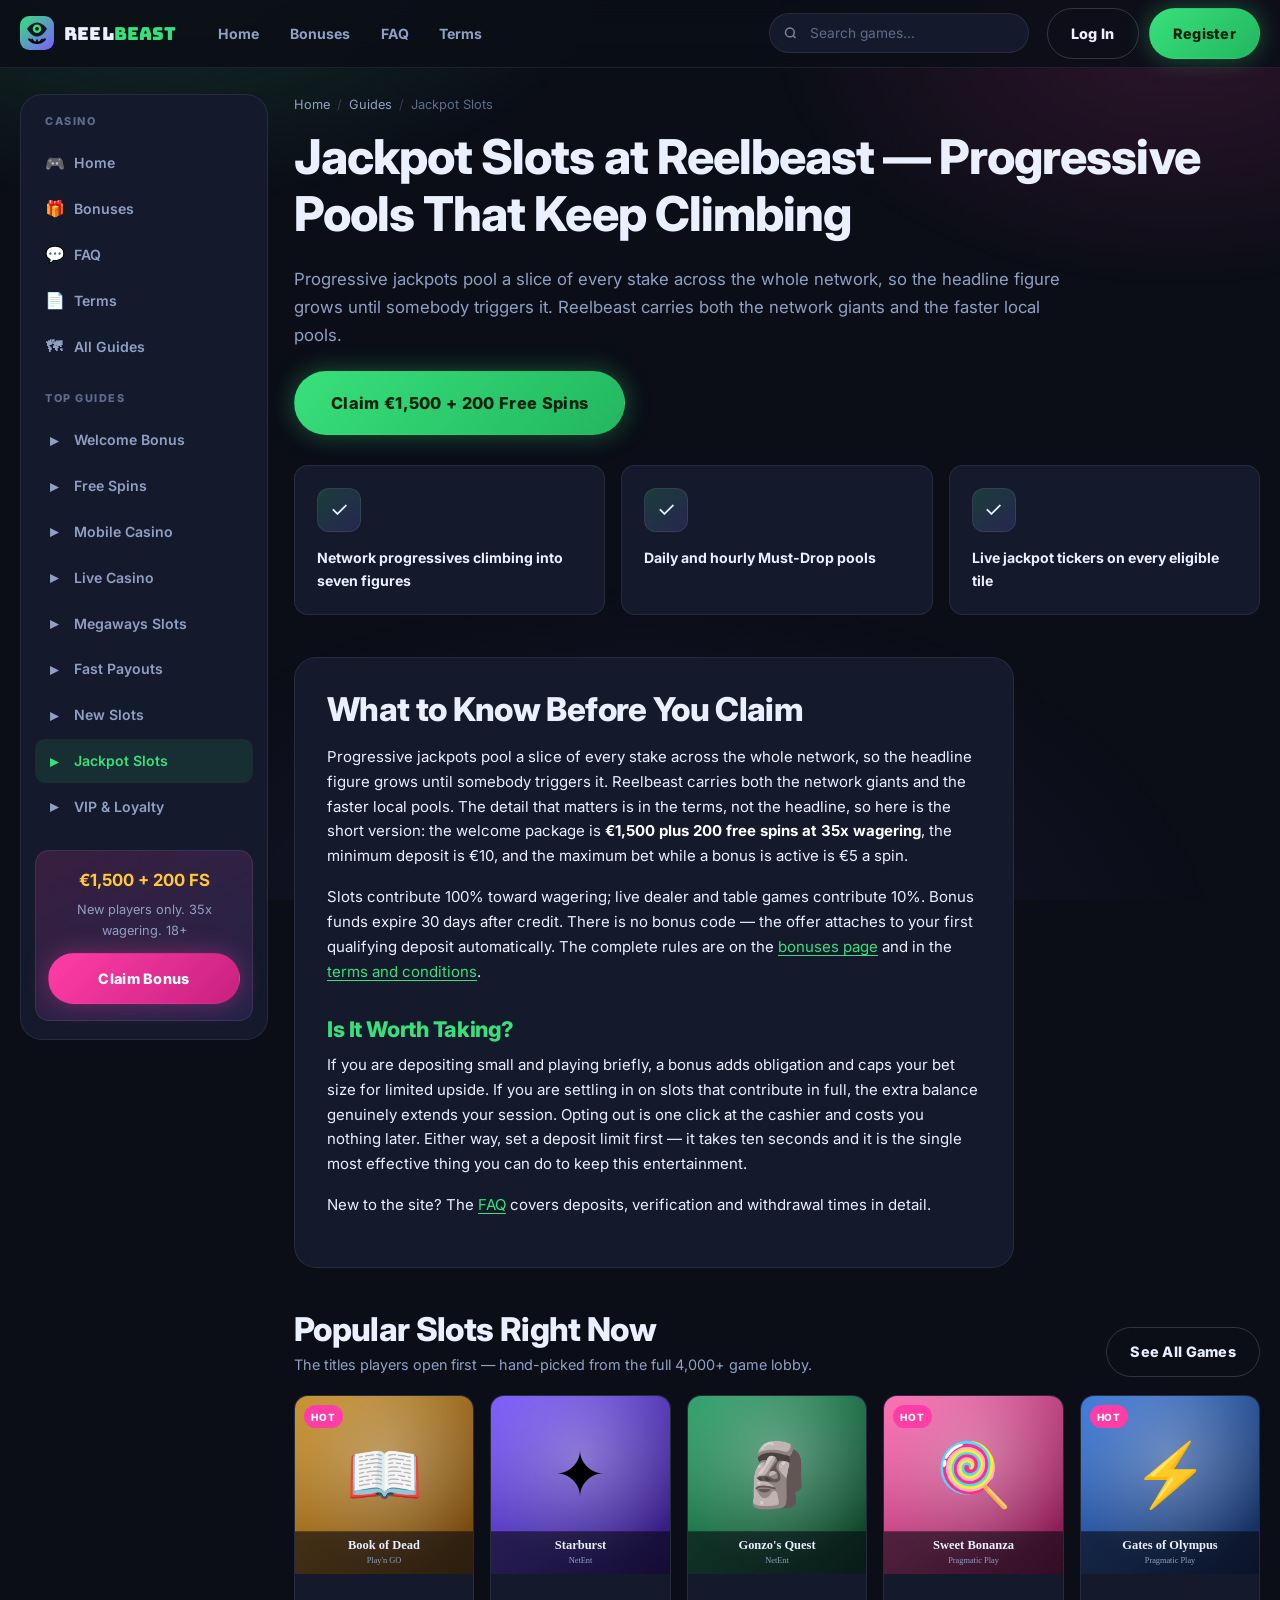
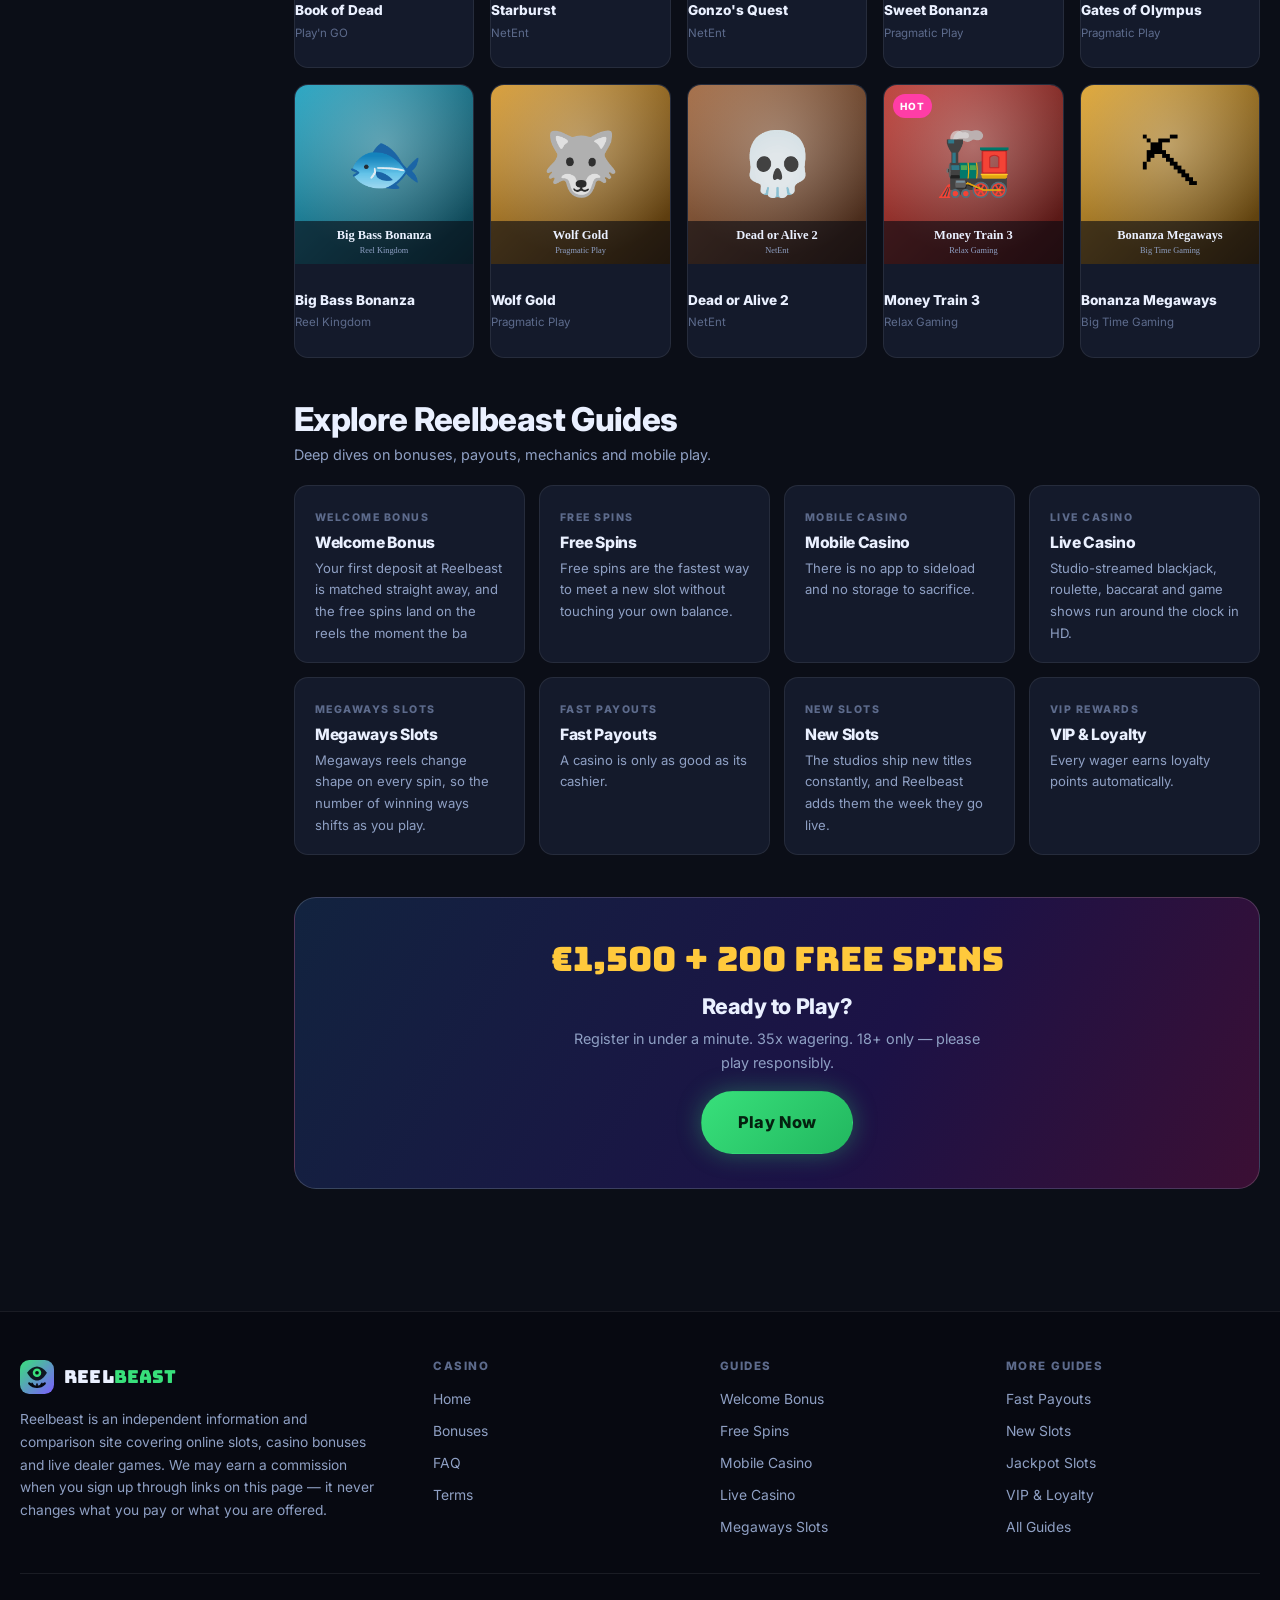
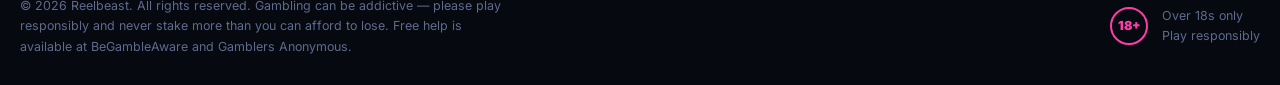
<file: en/x8/index.html>
<!DOCTYPE html>
<html lang="en">
<head>
<meta charset="utf-8">
<meta name="viewport" content="width=device-width, initial-scale=1">
<title>Jackpot Slots at Reelbeast — Progressive Pools That Keep Climbing | Reelbeast</title>
<meta name="description" content="Progressive jackpots pool a slice of every stake across the whole network, so the headline…. €1,500 + 200 free spins, 35x wagering. 18+, T&amp;Cs apply.">
<link rel="canonical" href="https://yard.example-domain.com/en/x8/">
<meta name="robots" content="index, follow, max-image-preview:large">
<meta name="theme-color" content="#0B0E17">
<meta name="rating" content="adult">

<meta property="og:type" content="website">
<meta property="og:site_name" content="Reelbeast">
<meta property="og:locale" content="en_US">
<meta property="og:title" content="Jackpot Slots at Reelbeast — Progressive Pools That Keep Climbing | Reelbeast">
<meta property="og:description" content="Progressive jackpots pool a slice of every stake across the whole network, so the headline…. €1,500 + 200 free spins, 35x wagering. 18+, T&amp;Cs apply.">
<meta property="og:url" content="https://yard.example-domain.com/en/x8/">
<meta property="og:image" content="https://yard.example-domain.com/images/promo-welcome.svg">
<meta name="twitter:card" content="summary_large_image">
<meta name="twitter:title" content="Jackpot Slots at Reelbeast — Progressive Pools That Keep Climbing | Reelbeast">
<meta name="twitter:description" content="Progressive jackpots pool a slice of every stake across the whole network, so the headline…. €1,500 + 200 free spins, 35x wagering. 18+, T&amp;Cs apply.">

<link rel="icon" type="image/svg+xml" href="../../images/favicon.svg">
<link rel="apple-touch-icon" href="../../images/favicon.svg">
<link rel="preconnect" href="https://fonts.googleapis.com">
<link rel="preconnect" href="https://fonts.gstatic.com" crossorigin>
<link rel="stylesheet" href="https://fonts.googleapis.com/css2?family=Bungee&family=Inter:wght@400;600;700;800;900&display=swap">
<link rel="stylesheet" href="../../css/style.css">
<script type="application/ld+json">
{"@context":"https://schema.org","@type":"BreadcrumbList","itemListElement":[{"@type":"ListItem","position":1,"name":"Home","item":"https://yard.example-domain.com/"},{"@type":"ListItem","position":2,"name":"Guides","item":"https://yard.example-domain.com/en/"},{"@type":"ListItem","position":3,"name":"Jackpot Slots","item":"https://yard.example-domain.com/en/x8/"}]}
</script>
</head>
<body>
<header class="site-header">
  <div class="site-header__inner">
    <button class="burger" type="button" aria-label="Open menu" aria-expanded="false" aria-controls="sidebar"><span></span></button>
    <a class="logo" href="../../index.html">
      <img src="../../images/logo.svg" width="48" height="48" alt="Reelbeast online casino logo">
      <span class="logo__text">Reel<b>beast</b></span>
    </a>
    <nav class="nav-main" aria-label="Primary"><a href="../../index.html">Home</a><a href="../../bonuses.html">Bonuses</a><a href="../../faq.html">FAQ</a><a href="../../terms.html">Terms</a></nav>
    <div class="header-search">
      <svg width="15" height="15" viewBox="0 0 24 24" fill="none" stroke="currentColor" stroke-width="2.4" aria-hidden="true"><circle cx="11" cy="11" r="7"/><path d="M20 20l-3.5-3.5"/></svg>
      <label class="sr-only" for="q">Search games</label>
      <input id="q" type="search" placeholder="Search games…" data-game-search autocomplete="off">
    </div>
    <div class="header-actions">
      <a class="btn btn--ghost" href="https://vnstrf.com/d3f4MrnT" target="_blank" rel="nofollow sponsored noopener noreferrer">Log In</a>
      <a class="btn btn--primary" href="https://vnstrf.com/d3f4MrnT" target="_blank" rel="nofollow sponsored noopener noreferrer">Register</a>
    </div>
  </div>
</header>
<div class="scrim"></div>
<div class="shell">
<aside class="sidebar" id="sidebar">
  <p class="sidebar__title">Casino</p>
  <nav aria-label="Site sections"><a href="../../index.html"><span class="ic" aria-hidden="true">🎮</span>Home</a><a href="../../bonuses.html"><span class="ic" aria-hidden="true">🎁</span>Bonuses</a><a href="../../faq.html"><span class="ic" aria-hidden="true">💬</span>FAQ</a><a href="../../terms.html"><span class="ic" aria-hidden="true">📄</span>Terms</a>
    <a href="../../en/"><span class="ic" aria-hidden="true">🗺</span>All Guides</a>
  </nav>
  <p class="sidebar__title">Top Guides</p>
  <nav aria-label="Guides"><a href="../../en/x1/"><span class="ic" aria-hidden="true">▸</span>Welcome Bonus</a><a href="../../en/x2/"><span class="ic" aria-hidden="true">▸</span>Free Spins</a><a href="../../en/x3/"><span class="ic" aria-hidden="true">▸</span>Mobile Casino</a><a href="../../en/x4/"><span class="ic" aria-hidden="true">▸</span>Live Casino</a><a href="../../en/x5/"><span class="ic" aria-hidden="true">▸</span>Megaways Slots</a><a href="../../en/x6/"><span class="ic" aria-hidden="true">▸</span>Fast Payouts</a><a href="../../en/x7/"><span class="ic" aria-hidden="true">▸</span>New Slots</a><a href="../../en/x8/" aria-current="page"><span class="ic" aria-hidden="true">▸</span>Jackpot Slots</a><a href="../../en/x9/"><span class="ic" aria-hidden="true">▸</span>VIP & Loyalty</a></nav>
  <div class="sidebar__cta">
    <strong>€1,500 + 200 FS</strong>
    <p>New players only. 35x wagering. 18+</p>
    <a class="btn btn--accent btn--block" href="https://vnstrf.com/d3f4MrnT" target="_blank" rel="nofollow sponsored noopener noreferrer">Claim Bonus</a>
  </div>
</aside>
<main>
<nav class="crumbs" aria-label="Breadcrumb"><a href="../../index.html">Home</a><span>/</span><a href="../../en/">Guides</a><span>/</span>Jackpot Slots</nav>

<h1>Jackpot Slots at Reelbeast — Progressive Pools That Keep Climbing</h1>
<p style="font-size:1.05rem;color:var(--muted);max-width:70ch">Progressive jackpots pool a slice of every stake across the whole network, so the headline figure grows until somebody triggers it. Reelbeast carries both the network giants and the faster local pools.</p>

<p style="margin:22px 0 30px">
  <a class="btn btn--primary btn--lg" href="https://vnstrf.com/d3f4MrnT" target="_blank" rel="nofollow sponsored noopener noreferrer">Claim €1,500 + 200 Free Spins</a>
</p>

<section class="section">
  <div class="grid-benefits">
    <article class="benefit">
      <div class="benefit__ic" aria-hidden="true">✓</div>
      <p style="color:var(--text);font-weight:700;margin:0">Network progressives climbing into seven figures</p>
    </article>
    <article class="benefit">
      <div class="benefit__ic" aria-hidden="true">✓</div>
      <p style="color:var(--text);font-weight:700;margin:0">Daily and hourly Must-Drop pools</p>
    </article>
    <article class="benefit">
      <div class="benefit__ic" aria-hidden="true">✓</div>
      <p style="color:var(--text);font-weight:700;margin:0">Live jackpot tickers on every eligible tile</p>
    </article>
  </div>
</section>

<section class="section card prose">
  <h2>What to Know Before You Claim</h2>
  <p>Progressive jackpots pool a slice of every stake across the whole network, so the headline figure grows until somebody triggers it. Reelbeast carries both the network giants and the faster local pools. The detail that matters is in the terms, not the headline, so here is the short
     version: the welcome package is <strong>€1,500 plus 200 free spins at 35x
     wagering</strong>, the minimum deposit is €10, and the maximum bet while a bonus is
     active is €5 a spin.</p>
  <p>Slots contribute 100% toward wagering; live dealer and table games contribute 10%. Bonus
     funds expire 30 days after credit. There is no bonus code — the offer attaches to your
     first qualifying deposit automatically. The complete rules are on the
     <a href="../../bonuses.html">bonuses page</a> and in the
     <a href="../../terms.html">terms and conditions</a>.</p>
  <h3>Is It Worth Taking?</h3>
  <p>If you are depositing small and playing briefly, a bonus adds obligation and caps your bet
     size for limited upside. If you are settling in on slots that contribute in full, the extra
     balance genuinely extends your session. Opting out is one click at the cashier and costs you
     nothing later. Either way, set a deposit limit first — it takes ten seconds and it is the
     single most effective thing you can do to keep this entertainment.</p>
  <p>New to the site? The <a href="../../faq.html">FAQ</a> covers deposits, verification and
     withdrawal times in detail.</p>
</section>

<section class="section" id="games">
  <div class="section__head">
    <div>
      <h2>Popular Slots Right Now</h2>
      <p>The titles players open first — hand-picked from the full 4,000+ game lobby.</p>
    </div>
    <a class="btn btn--ghost" href="https://vnstrf.com/d3f4MrnT" target="_blank" rel="nofollow sponsored noopener noreferrer">See All Games</a>
  </div>
  <div class="grid-games" data-game-grid>
    <a class="game" href="https://vnstrf.com/d3f4MrnT" target="_blank" rel="nofollow sponsored noopener noreferrer" data-name="Book of Dead" data-provider="Play&#x27;n GO">
      <span class="game__badge game__badge--hot">Hot</span><img src="../../images/games/book-of-dead.svg" width="300" height="300" loading="lazy"
           alt="Book of Dead online slot by Play&#x27;n GO — play at Reelbeast">
      <span class="game__overlay"><span class="btn btn--primary">Play Now</span></span>
      <span class="game__info">
        <span class="game__name">Book of Dead</span>
        <span class="game__prov">Play&#x27;n GO</span>
      </span>
    </a>
    <a class="game" href="https://vnstrf.com/d3f4MrnT" target="_blank" rel="nofollow sponsored noopener noreferrer" data-name="Starburst" data-provider="NetEnt">
      <img src="../../images/games/starburst.svg" width="300" height="300" loading="lazy"
           alt="Starburst online slot by NetEnt — play at Reelbeast">
      <span class="game__overlay"><span class="btn btn--primary">Play Now</span></span>
      <span class="game__info">
        <span class="game__name">Starburst</span>
        <span class="game__prov">NetEnt</span>
      </span>
    </a>
    <a class="game" href="https://vnstrf.com/d3f4MrnT" target="_blank" rel="nofollow sponsored noopener noreferrer" data-name="Gonzo&#x27;s Quest" data-provider="NetEnt">
      <img src="../../images/games/gonzo-s-quest.svg" width="300" height="300" loading="lazy"
           alt="Gonzo&#x27;s Quest online slot by NetEnt — play at Reelbeast">
      <span class="game__overlay"><span class="btn btn--primary">Play Now</span></span>
      <span class="game__info">
        <span class="game__name">Gonzo&#x27;s Quest</span>
        <span class="game__prov">NetEnt</span>
      </span>
    </a>
    <a class="game" href="https://vnstrf.com/d3f4MrnT" target="_blank" rel="nofollow sponsored noopener noreferrer" data-name="Sweet Bonanza" data-provider="Pragmatic Play">
      <span class="game__badge game__badge--hot">Hot</span><img src="../../images/games/sweet-bonanza.svg" width="300" height="300" loading="lazy"
           alt="Sweet Bonanza online slot by Pragmatic Play — play at Reelbeast">
      <span class="game__overlay"><span class="btn btn--primary">Play Now</span></span>
      <span class="game__info">
        <span class="game__name">Sweet Bonanza</span>
        <span class="game__prov">Pragmatic Play</span>
      </span>
    </a>
    <a class="game" href="https://vnstrf.com/d3f4MrnT" target="_blank" rel="nofollow sponsored noopener noreferrer" data-name="Gates of Olympus" data-provider="Pragmatic Play">
      <span class="game__badge game__badge--hot">Hot</span><img src="../../images/games/gates-of-olympus.svg" width="300" height="300" loading="lazy"
           alt="Gates of Olympus online slot by Pragmatic Play — play at Reelbeast">
      <span class="game__overlay"><span class="btn btn--primary">Play Now</span></span>
      <span class="game__info">
        <span class="game__name">Gates of Olympus</span>
        <span class="game__prov">Pragmatic Play</span>
      </span>
    </a>
    <a class="game" href="https://vnstrf.com/d3f4MrnT" target="_blank" rel="nofollow sponsored noopener noreferrer" data-name="Big Bass Bonanza" data-provider="Reel Kingdom">
      <img src="../../images/games/big-bass-bonanza.svg" width="300" height="300" loading="lazy"
           alt="Big Bass Bonanza online slot by Reel Kingdom — play at Reelbeast">
      <span class="game__overlay"><span class="btn btn--primary">Play Now</span></span>
      <span class="game__info">
        <span class="game__name">Big Bass Bonanza</span>
        <span class="game__prov">Reel Kingdom</span>
      </span>
    </a>
    <a class="game" href="https://vnstrf.com/d3f4MrnT" target="_blank" rel="nofollow sponsored noopener noreferrer" data-name="Wolf Gold" data-provider="Pragmatic Play">
      <img src="../../images/games/wolf-gold.svg" width="300" height="300" loading="lazy"
           alt="Wolf Gold online slot by Pragmatic Play — play at Reelbeast">
      <span class="game__overlay"><span class="btn btn--primary">Play Now</span></span>
      <span class="game__info">
        <span class="game__name">Wolf Gold</span>
        <span class="game__prov">Pragmatic Play</span>
      </span>
    </a>
    <a class="game" href="https://vnstrf.com/d3f4MrnT" target="_blank" rel="nofollow sponsored noopener noreferrer" data-name="Dead or Alive 2" data-provider="NetEnt">
      <img src="../../images/games/dead-or-alive-2.svg" width="300" height="300" loading="lazy"
           alt="Dead or Alive 2 online slot by NetEnt — play at Reelbeast">
      <span class="game__overlay"><span class="btn btn--primary">Play Now</span></span>
      <span class="game__info">
        <span class="game__name">Dead or Alive 2</span>
        <span class="game__prov">NetEnt</span>
      </span>
    </a>
    <a class="game" href="https://vnstrf.com/d3f4MrnT" target="_blank" rel="nofollow sponsored noopener noreferrer" data-name="Money Train 3" data-provider="Relax Gaming">
      <span class="game__badge game__badge--hot">Hot</span><img src="../../images/games/money-train-3.svg" width="300" height="300" loading="lazy"
           alt="Money Train 3 online slot by Relax Gaming — play at Reelbeast">
      <span class="game__overlay"><span class="btn btn--primary">Play Now</span></span>
      <span class="game__info">
        <span class="game__name">Money Train 3</span>
        <span class="game__prov">Relax Gaming</span>
      </span>
    </a>
    <a class="game" href="https://vnstrf.com/d3f4MrnT" target="_blank" rel="nofollow sponsored noopener noreferrer" data-name="Bonanza Megaways" data-provider="Big Time Gaming">
      <img src="../../images/games/bonanza-megaways.svg" width="300" height="300" loading="lazy"
           alt="Bonanza Megaways online slot by Big Time Gaming — play at Reelbeast">
      <span class="game__overlay"><span class="btn btn--primary">Play Now</span></span>
      <span class="game__info">
        <span class="game__name">Bonanza Megaways</span>
        <span class="game__prov">Big Time Gaming</span>
      </span>
    </a>
  </div>
  <p data-game-empty hidden style="color:var(--muted);margin-top:16px">No games match that search. Try another title or provider.</p>
</section>


<section class="section">
  <div class="section__head">
    <div>
      <h2>Explore Reelbeast Guides</h2>
      <p>Deep dives on bonuses, payouts, mechanics and mobile play.</p>
    </div>
  </div>
  <div class="grid-doors">
    <a class="door" href="../../en/x1/">
      <span class="door__kicker">welcome bonus</span>
      <h3>Welcome Bonus</h3>
      <p>Your first deposit at Reelbeast is matched straight away, and the free spins land on the reels the moment the ba</p>
    </a>
    <a class="door" href="../../en/x2/">
      <span class="door__kicker">free spins</span>
      <h3>Free Spins</h3>
      <p>Free spins are the fastest way to meet a new slot without touching your own balance.</p>
    </a>
    <a class="door" href="../../en/x3/">
      <span class="door__kicker">mobile casino</span>
      <h3>Mobile Casino</h3>
      <p>There is no app to sideload and no storage to sacrifice.</p>
    </a>
    <a class="door" href="../../en/x4/">
      <span class="door__kicker">live casino</span>
      <h3>Live Casino</h3>
      <p>Studio-streamed blackjack, roulette, baccarat and game shows run around the clock in HD.</p>
    </a>
    <a class="door" href="../../en/x5/">
      <span class="door__kicker">megaways slots</span>
      <h3>Megaways Slots</h3>
      <p>Megaways reels change shape on every spin, so the number of winning ways shifts as you play.</p>
    </a>
    <a class="door" href="../../en/x6/">
      <span class="door__kicker">fast payouts</span>
      <h3>Fast Payouts</h3>
      <p>A casino is only as good as its cashier.</p>
    </a>
    <a class="door" href="../../en/x7/">
      <span class="door__kicker">new slots</span>
      <h3>New Slots</h3>
      <p>The studios ship new titles constantly, and Reelbeast adds them the week they go live.</p>
    </a>
    <a class="door" href="../../en/x9/">
      <span class="door__kicker">vip rewards</span>
      <h3>VIP &amp; Loyalty</h3>
      <p>Every wager earns loyalty points automatically.</p>
    </a>
  </div>
</section>


<section class="section">
  <a class="promo" href="https://vnstrf.com/d3f4MrnT" target="_blank" rel="nofollow sponsored noopener noreferrer" style="display:block;text-align:center">
    <span class="promo__amount">€1,500 + 200 Free Spins</span>
    <h3>Ready to Play?</h3>
    <p style="margin-inline:auto">Register in under a minute. 35x wagering. 18+ only — please play responsibly.</p>
    <span class="btn btn--primary btn--lg">Play Now</span>
  </a>
</section>
</main>
</div>

<footer class="site-footer">
  <div class="wrap">
    <div class="footer-grid">
      <div class="footer-brand">
        <a class="logo" href="../../index.html">
          <img src="../../images/logo.svg" width="48" height="48" alt="Reelbeast logo">
          <span class="logo__text">Reel<b>beast</b></span>
        </a>
        <p>Reelbeast is an independent information and comparison site covering online slots,
           casino bonuses and live dealer games. We may earn a commission when you sign up
           through links on this page — it never changes what you pay or what you are offered.</p>
      </div>
      <div class="footer-col">
        <h4>Casino</h4>
        <nav aria-label="Footer sections"><a href="../../index.html">Home</a><a href="../../bonuses.html">Bonuses</a><a href="../../faq.html">FAQ</a><a href="../../terms.html">Terms</a></nav>
      </div>
      <div class="footer-col">
        <h4>Guides</h4>
        <nav aria-label="Footer guides"><a href="../../en/x1/">Welcome Bonus</a><a href="../../en/x2/">Free Spins</a><a href="../../en/x3/">Mobile Casino</a><a href="../../en/x4/">Live Casino</a><a href="../../en/x5/">Megaways Slots</a></nav>
      </div>
      <div class="footer-col">
        <h4>More Guides</h4>
        <nav aria-label="Footer guides continued"><a href="../../en/x6/">Fast Payouts</a><a href="../../en/x7/">New Slots</a><a href="../../en/x8/">Jackpot Slots</a><a href="../../en/x9/">VIP & Loyalty</a>
          <a href="../../en/">All Guides</a>
        </nav>
      </div>
    </div>
    <div class="footer-bottom">
      <p>&copy; <span data-year>2026</span> Reelbeast. All rights reserved.
         Gambling can be addictive — please play responsibly and never stake more than you can afford to lose.
         Free help is available at BeGambleAware and Gamblers Anonymous.</p>
      <div class="rg">
        <div class="rg__18" aria-hidden="true">18+</div>
        <span>Over 18s only<br>Play responsibly</span>
      </div>
    </div>
  </div>
</footer>

<div class="sticky-cta">
  <a class="btn btn--primary btn--block btn--lg" href="https://vnstrf.com/d3f4MrnT" target="_blank" rel="nofollow sponsored noopener noreferrer">Claim €1,500 + 200 Free Spins</a>
</div>

<script src="../../js/main.js" defer></script>
</body>
</html>
</file>
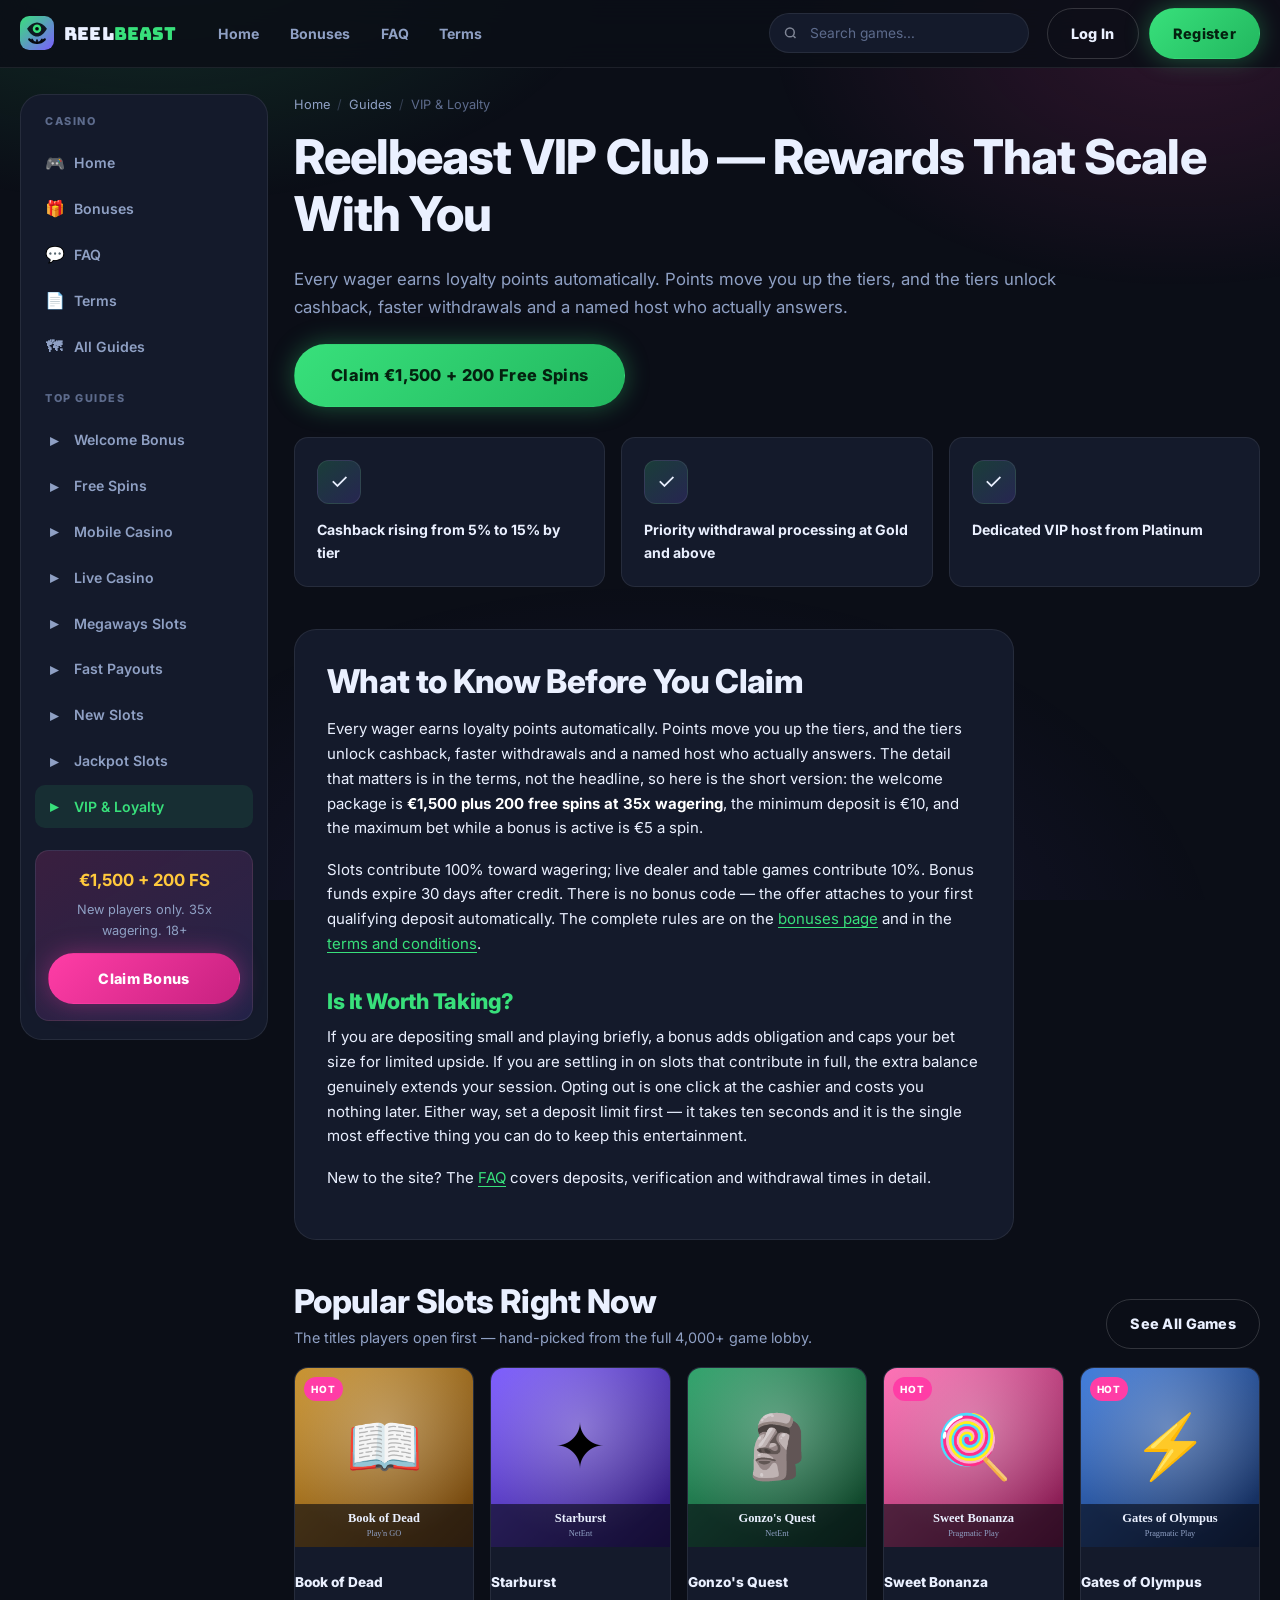
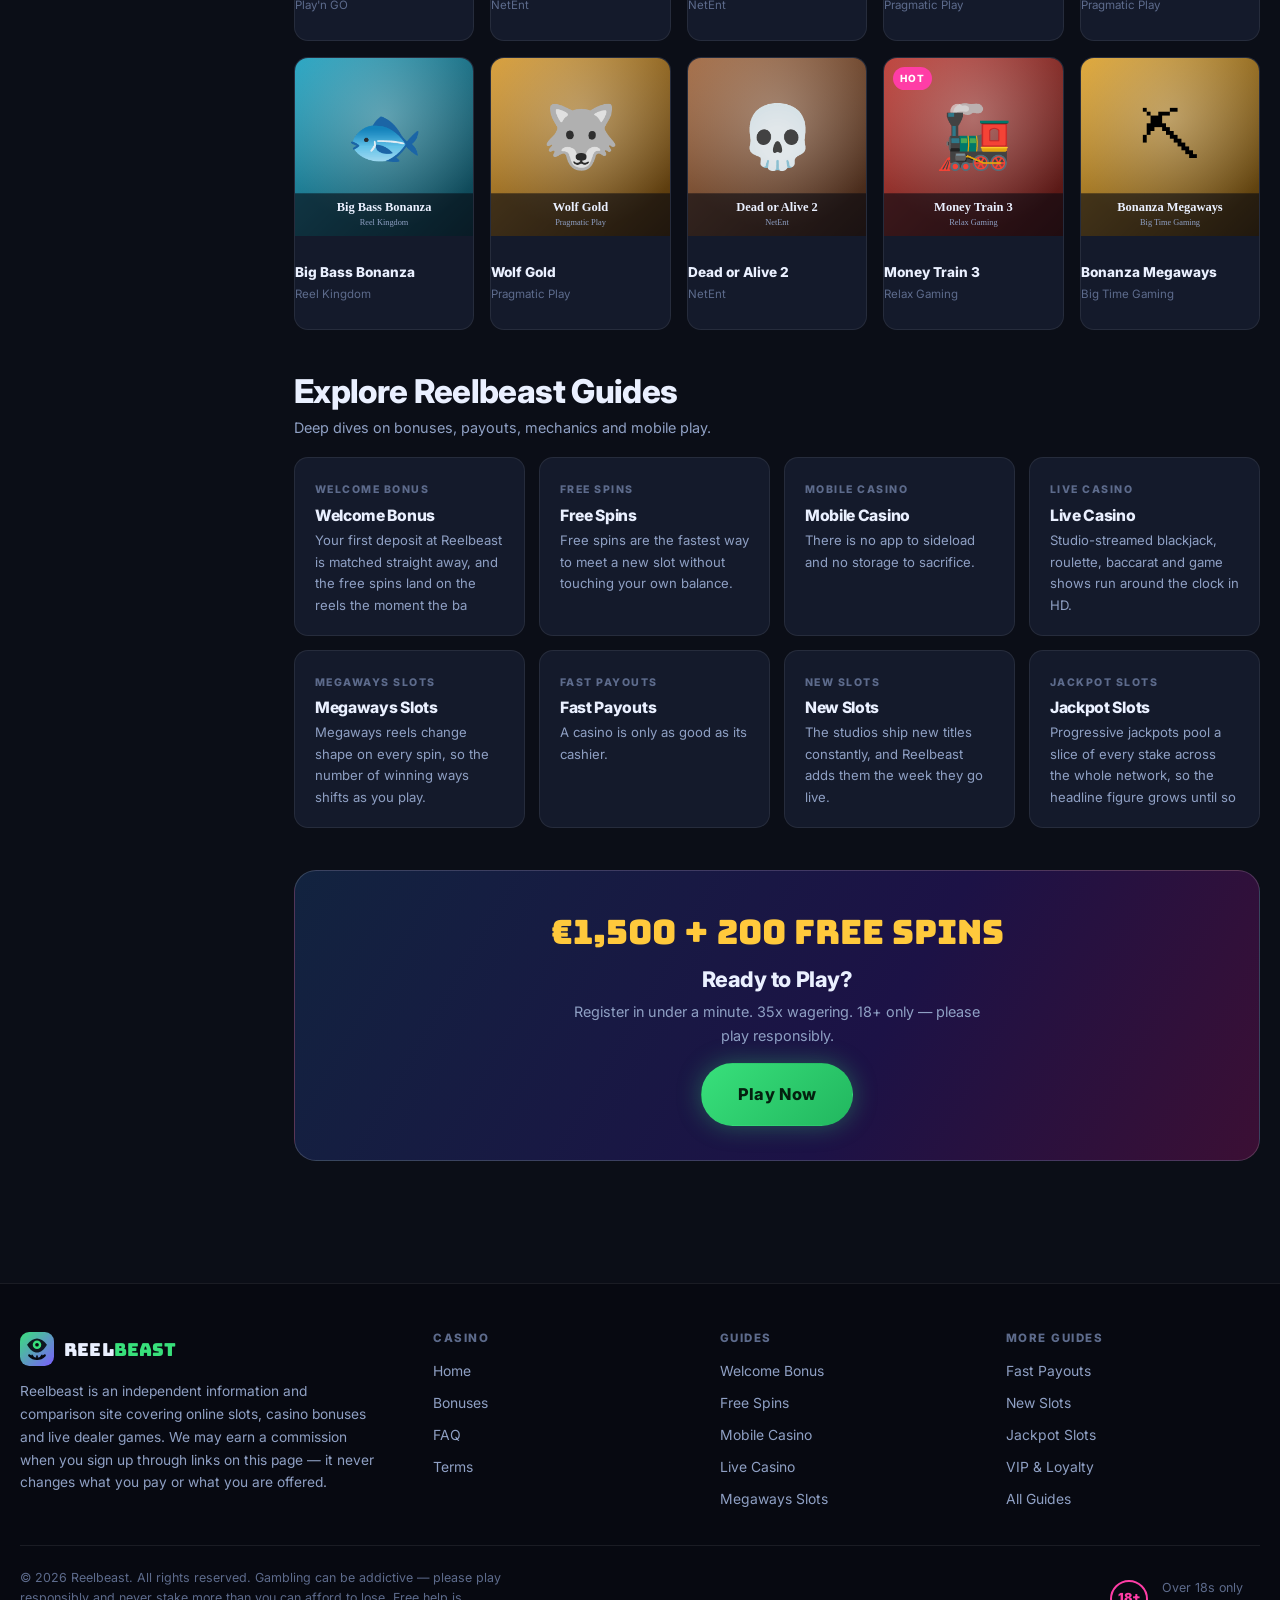
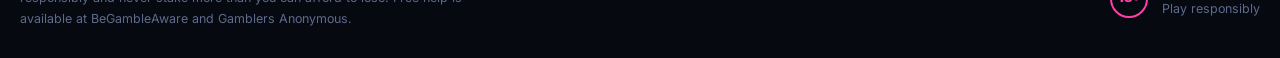
<file: en/x9/index.html>
<!DOCTYPE html>
<html lang="en">
<head>
<meta charset="utf-8">
<meta name="viewport" content="width=device-width, initial-scale=1">
<title>Reelbeast VIP Club — Rewards That Scale With You | Reelbeast</title>
<meta name="description" content="Every wager earns loyalty points automatically. €1,500 + 200 free spins, 35x wagering. 18+, T&amp;Cs apply.">
<link rel="canonical" href="https://yard.example-domain.com/en/x9/">
<meta name="robots" content="index, follow, max-image-preview:large">
<meta name="theme-color" content="#0B0E17">
<meta name="rating" content="adult">

<meta property="og:type" content="website">
<meta property="og:site_name" content="Reelbeast">
<meta property="og:locale" content="en_US">
<meta property="og:title" content="Reelbeast VIP Club — Rewards That Scale With You | Reelbeast">
<meta property="og:description" content="Every wager earns loyalty points automatically. €1,500 + 200 free spins, 35x wagering. 18+, T&amp;Cs apply.">
<meta property="og:url" content="https://yard.example-domain.com/en/x9/">
<meta property="og:image" content="https://yard.example-domain.com/images/promo-welcome.svg">
<meta name="twitter:card" content="summary_large_image">
<meta name="twitter:title" content="Reelbeast VIP Club — Rewards That Scale With You | Reelbeast">
<meta name="twitter:description" content="Every wager earns loyalty points automatically. €1,500 + 200 free spins, 35x wagering. 18+, T&amp;Cs apply.">

<link rel="icon" type="image/svg+xml" href="../../images/favicon.svg">
<link rel="apple-touch-icon" href="../../images/favicon.svg">
<link rel="preconnect" href="https://fonts.googleapis.com">
<link rel="preconnect" href="https://fonts.gstatic.com" crossorigin>
<link rel="stylesheet" href="https://fonts.googleapis.com/css2?family=Bungee&family=Inter:wght@400;600;700;800;900&display=swap">
<link rel="stylesheet" href="../../css/style.css">
<script type="application/ld+json">
{"@context":"https://schema.org","@type":"BreadcrumbList","itemListElement":[{"@type":"ListItem","position":1,"name":"Home","item":"https://yard.example-domain.com/"},{"@type":"ListItem","position":2,"name":"Guides","item":"https://yard.example-domain.com/en/"},{"@type":"ListItem","position":3,"name":"VIP & Loyalty","item":"https://yard.example-domain.com/en/x9/"}]}
</script>
</head>
<body>
<header class="site-header">
  <div class="site-header__inner">
    <button class="burger" type="button" aria-label="Open menu" aria-expanded="false" aria-controls="sidebar"><span></span></button>
    <a class="logo" href="../../index.html">
      <img src="../../images/logo.svg" width="48" height="48" alt="Reelbeast online casino logo">
      <span class="logo__text">Reel<b>beast</b></span>
    </a>
    <nav class="nav-main" aria-label="Primary"><a href="../../index.html">Home</a><a href="../../bonuses.html">Bonuses</a><a href="../../faq.html">FAQ</a><a href="../../terms.html">Terms</a></nav>
    <div class="header-search">
      <svg width="15" height="15" viewBox="0 0 24 24" fill="none" stroke="currentColor" stroke-width="2.4" aria-hidden="true"><circle cx="11" cy="11" r="7"/><path d="M20 20l-3.5-3.5"/></svg>
      <label class="sr-only" for="q">Search games</label>
      <input id="q" type="search" placeholder="Search games…" data-game-search autocomplete="off">
    </div>
    <div class="header-actions">
      <a class="btn btn--ghost" href="https://vnstrf.com/d3f4MrnT" target="_blank" rel="nofollow sponsored noopener noreferrer">Log In</a>
      <a class="btn btn--primary" href="https://vnstrf.com/d3f4MrnT" target="_blank" rel="nofollow sponsored noopener noreferrer">Register</a>
    </div>
  </div>
</header>
<div class="scrim"></div>
<div class="shell">
<aside class="sidebar" id="sidebar">
  <p class="sidebar__title">Casino</p>
  <nav aria-label="Site sections"><a href="../../index.html"><span class="ic" aria-hidden="true">🎮</span>Home</a><a href="../../bonuses.html"><span class="ic" aria-hidden="true">🎁</span>Bonuses</a><a href="../../faq.html"><span class="ic" aria-hidden="true">💬</span>FAQ</a><a href="../../terms.html"><span class="ic" aria-hidden="true">📄</span>Terms</a>
    <a href="../../en/"><span class="ic" aria-hidden="true">🗺</span>All Guides</a>
  </nav>
  <p class="sidebar__title">Top Guides</p>
  <nav aria-label="Guides"><a href="../../en/x1/"><span class="ic" aria-hidden="true">▸</span>Welcome Bonus</a><a href="../../en/x2/"><span class="ic" aria-hidden="true">▸</span>Free Spins</a><a href="../../en/x3/"><span class="ic" aria-hidden="true">▸</span>Mobile Casino</a><a href="../../en/x4/"><span class="ic" aria-hidden="true">▸</span>Live Casino</a><a href="../../en/x5/"><span class="ic" aria-hidden="true">▸</span>Megaways Slots</a><a href="../../en/x6/"><span class="ic" aria-hidden="true">▸</span>Fast Payouts</a><a href="../../en/x7/"><span class="ic" aria-hidden="true">▸</span>New Slots</a><a href="../../en/x8/"><span class="ic" aria-hidden="true">▸</span>Jackpot Slots</a><a href="../../en/x9/" aria-current="page"><span class="ic" aria-hidden="true">▸</span>VIP & Loyalty</a></nav>
  <div class="sidebar__cta">
    <strong>€1,500 + 200 FS</strong>
    <p>New players only. 35x wagering. 18+</p>
    <a class="btn btn--accent btn--block" href="https://vnstrf.com/d3f4MrnT" target="_blank" rel="nofollow sponsored noopener noreferrer">Claim Bonus</a>
  </div>
</aside>
<main>
<nav class="crumbs" aria-label="Breadcrumb"><a href="../../index.html">Home</a><span>/</span><a href="../../en/">Guides</a><span>/</span>VIP &amp; Loyalty</nav>

<h1>Reelbeast VIP Club — Rewards That Scale With You</h1>
<p style="font-size:1.05rem;color:var(--muted);max-width:70ch">Every wager earns loyalty points automatically. Points move you up the tiers, and the tiers unlock cashback, faster withdrawals and a named host who actually answers.</p>

<p style="margin:22px 0 30px">
  <a class="btn btn--primary btn--lg" href="https://vnstrf.com/d3f4MrnT" target="_blank" rel="nofollow sponsored noopener noreferrer">Claim €1,500 + 200 Free Spins</a>
</p>

<section class="section">
  <div class="grid-benefits">
    <article class="benefit">
      <div class="benefit__ic" aria-hidden="true">✓</div>
      <p style="color:var(--text);font-weight:700;margin:0">Cashback rising from 5% to 15% by tier</p>
    </article>
    <article class="benefit">
      <div class="benefit__ic" aria-hidden="true">✓</div>
      <p style="color:var(--text);font-weight:700;margin:0">Priority withdrawal processing at Gold and above</p>
    </article>
    <article class="benefit">
      <div class="benefit__ic" aria-hidden="true">✓</div>
      <p style="color:var(--text);font-weight:700;margin:0">Dedicated VIP host from Platinum</p>
    </article>
  </div>
</section>

<section class="section card prose">
  <h2>What to Know Before You Claim</h2>
  <p>Every wager earns loyalty points automatically. Points move you up the tiers, and the tiers unlock cashback, faster withdrawals and a named host who actually answers. The detail that matters is in the terms, not the headline, so here is the short
     version: the welcome package is <strong>€1,500 plus 200 free spins at 35x
     wagering</strong>, the minimum deposit is €10, and the maximum bet while a bonus is
     active is €5 a spin.</p>
  <p>Slots contribute 100% toward wagering; live dealer and table games contribute 10%. Bonus
     funds expire 30 days after credit. There is no bonus code — the offer attaches to your
     first qualifying deposit automatically. The complete rules are on the
     <a href="../../bonuses.html">bonuses page</a> and in the
     <a href="../../terms.html">terms and conditions</a>.</p>
  <h3>Is It Worth Taking?</h3>
  <p>If you are depositing small and playing briefly, a bonus adds obligation and caps your bet
     size for limited upside. If you are settling in on slots that contribute in full, the extra
     balance genuinely extends your session. Opting out is one click at the cashier and costs you
     nothing later. Either way, set a deposit limit first — it takes ten seconds and it is the
     single most effective thing you can do to keep this entertainment.</p>
  <p>New to the site? The <a href="../../faq.html">FAQ</a> covers deposits, verification and
     withdrawal times in detail.</p>
</section>

<section class="section" id="games">
  <div class="section__head">
    <div>
      <h2>Popular Slots Right Now</h2>
      <p>The titles players open first — hand-picked from the full 4,000+ game lobby.</p>
    </div>
    <a class="btn btn--ghost" href="https://vnstrf.com/d3f4MrnT" target="_blank" rel="nofollow sponsored noopener noreferrer">See All Games</a>
  </div>
  <div class="grid-games" data-game-grid>
    <a class="game" href="https://vnstrf.com/d3f4MrnT" target="_blank" rel="nofollow sponsored noopener noreferrer" data-name="Book of Dead" data-provider="Play&#x27;n GO">
      <span class="game__badge game__badge--hot">Hot</span><img src="../../images/games/book-of-dead.svg" width="300" height="300" loading="lazy"
           alt="Book of Dead online slot by Play&#x27;n GO — play at Reelbeast">
      <span class="game__overlay"><span class="btn btn--primary">Play Now</span></span>
      <span class="game__info">
        <span class="game__name">Book of Dead</span>
        <span class="game__prov">Play&#x27;n GO</span>
      </span>
    </a>
    <a class="game" href="https://vnstrf.com/d3f4MrnT" target="_blank" rel="nofollow sponsored noopener noreferrer" data-name="Starburst" data-provider="NetEnt">
      <img src="../../images/games/starburst.svg" width="300" height="300" loading="lazy"
           alt="Starburst online slot by NetEnt — play at Reelbeast">
      <span class="game__overlay"><span class="btn btn--primary">Play Now</span></span>
      <span class="game__info">
        <span class="game__name">Starburst</span>
        <span class="game__prov">NetEnt</span>
      </span>
    </a>
    <a class="game" href="https://vnstrf.com/d3f4MrnT" target="_blank" rel="nofollow sponsored noopener noreferrer" data-name="Gonzo&#x27;s Quest" data-provider="NetEnt">
      <img src="../../images/games/gonzo-s-quest.svg" width="300" height="300" loading="lazy"
           alt="Gonzo&#x27;s Quest online slot by NetEnt — play at Reelbeast">
      <span class="game__overlay"><span class="btn btn--primary">Play Now</span></span>
      <span class="game__info">
        <span class="game__name">Gonzo&#x27;s Quest</span>
        <span class="game__prov">NetEnt</span>
      </span>
    </a>
    <a class="game" href="https://vnstrf.com/d3f4MrnT" target="_blank" rel="nofollow sponsored noopener noreferrer" data-name="Sweet Bonanza" data-provider="Pragmatic Play">
      <span class="game__badge game__badge--hot">Hot</span><img src="../../images/games/sweet-bonanza.svg" width="300" height="300" loading="lazy"
           alt="Sweet Bonanza online slot by Pragmatic Play — play at Reelbeast">
      <span class="game__overlay"><span class="btn btn--primary">Play Now</span></span>
      <span class="game__info">
        <span class="game__name">Sweet Bonanza</span>
        <span class="game__prov">Pragmatic Play</span>
      </span>
    </a>
    <a class="game" href="https://vnstrf.com/d3f4MrnT" target="_blank" rel="nofollow sponsored noopener noreferrer" data-name="Gates of Olympus" data-provider="Pragmatic Play">
      <span class="game__badge game__badge--hot">Hot</span><img src="../../images/games/gates-of-olympus.svg" width="300" height="300" loading="lazy"
           alt="Gates of Olympus online slot by Pragmatic Play — play at Reelbeast">
      <span class="game__overlay"><span class="btn btn--primary">Play Now</span></span>
      <span class="game__info">
        <span class="game__name">Gates of Olympus</span>
        <span class="game__prov">Pragmatic Play</span>
      </span>
    </a>
    <a class="game" href="https://vnstrf.com/d3f4MrnT" target="_blank" rel="nofollow sponsored noopener noreferrer" data-name="Big Bass Bonanza" data-provider="Reel Kingdom">
      <img src="../../images/games/big-bass-bonanza.svg" width="300" height="300" loading="lazy"
           alt="Big Bass Bonanza online slot by Reel Kingdom — play at Reelbeast">
      <span class="game__overlay"><span class="btn btn--primary">Play Now</span></span>
      <span class="game__info">
        <span class="game__name">Big Bass Bonanza</span>
        <span class="game__prov">Reel Kingdom</span>
      </span>
    </a>
    <a class="game" href="https://vnstrf.com/d3f4MrnT" target="_blank" rel="nofollow sponsored noopener noreferrer" data-name="Wolf Gold" data-provider="Pragmatic Play">
      <img src="../../images/games/wolf-gold.svg" width="300" height="300" loading="lazy"
           alt="Wolf Gold online slot by Pragmatic Play — play at Reelbeast">
      <span class="game__overlay"><span class="btn btn--primary">Play Now</span></span>
      <span class="game__info">
        <span class="game__name">Wolf Gold</span>
        <span class="game__prov">Pragmatic Play</span>
      </span>
    </a>
    <a class="game" href="https://vnstrf.com/d3f4MrnT" target="_blank" rel="nofollow sponsored noopener noreferrer" data-name="Dead or Alive 2" data-provider="NetEnt">
      <img src="../../images/games/dead-or-alive-2.svg" width="300" height="300" loading="lazy"
           alt="Dead or Alive 2 online slot by NetEnt — play at Reelbeast">
      <span class="game__overlay"><span class="btn btn--primary">Play Now</span></span>
      <span class="game__info">
        <span class="game__name">Dead or Alive 2</span>
        <span class="game__prov">NetEnt</span>
      </span>
    </a>
    <a class="game" href="https://vnstrf.com/d3f4MrnT" target="_blank" rel="nofollow sponsored noopener noreferrer" data-name="Money Train 3" data-provider="Relax Gaming">
      <span class="game__badge game__badge--hot">Hot</span><img src="../../images/games/money-train-3.svg" width="300" height="300" loading="lazy"
           alt="Money Train 3 online slot by Relax Gaming — play at Reelbeast">
      <span class="game__overlay"><span class="btn btn--primary">Play Now</span></span>
      <span class="game__info">
        <span class="game__name">Money Train 3</span>
        <span class="game__prov">Relax Gaming</span>
      </span>
    </a>
    <a class="game" href="https://vnstrf.com/d3f4MrnT" target="_blank" rel="nofollow sponsored noopener noreferrer" data-name="Bonanza Megaways" data-provider="Big Time Gaming">
      <img src="../../images/games/bonanza-megaways.svg" width="300" height="300" loading="lazy"
           alt="Bonanza Megaways online slot by Big Time Gaming — play at Reelbeast">
      <span class="game__overlay"><span class="btn btn--primary">Play Now</span></span>
      <span class="game__info">
        <span class="game__name">Bonanza Megaways</span>
        <span class="game__prov">Big Time Gaming</span>
      </span>
    </a>
  </div>
  <p data-game-empty hidden style="color:var(--muted);margin-top:16px">No games match that search. Try another title or provider.</p>
</section>


<section class="section">
  <div class="section__head">
    <div>
      <h2>Explore Reelbeast Guides</h2>
      <p>Deep dives on bonuses, payouts, mechanics and mobile play.</p>
    </div>
  </div>
  <div class="grid-doors">
    <a class="door" href="../../en/x1/">
      <span class="door__kicker">welcome bonus</span>
      <h3>Welcome Bonus</h3>
      <p>Your first deposit at Reelbeast is matched straight away, and the free spins land on the reels the moment the ba</p>
    </a>
    <a class="door" href="../../en/x2/">
      <span class="door__kicker">free spins</span>
      <h3>Free Spins</h3>
      <p>Free spins are the fastest way to meet a new slot without touching your own balance.</p>
    </a>
    <a class="door" href="../../en/x3/">
      <span class="door__kicker">mobile casino</span>
      <h3>Mobile Casino</h3>
      <p>There is no app to sideload and no storage to sacrifice.</p>
    </a>
    <a class="door" href="../../en/x4/">
      <span class="door__kicker">live casino</span>
      <h3>Live Casino</h3>
      <p>Studio-streamed blackjack, roulette, baccarat and game shows run around the clock in HD.</p>
    </a>
    <a class="door" href="../../en/x5/">
      <span class="door__kicker">megaways slots</span>
      <h3>Megaways Slots</h3>
      <p>Megaways reels change shape on every spin, so the number of winning ways shifts as you play.</p>
    </a>
    <a class="door" href="../../en/x6/">
      <span class="door__kicker">fast payouts</span>
      <h3>Fast Payouts</h3>
      <p>A casino is only as good as its cashier.</p>
    </a>
    <a class="door" href="../../en/x7/">
      <span class="door__kicker">new slots</span>
      <h3>New Slots</h3>
      <p>The studios ship new titles constantly, and Reelbeast adds them the week they go live.</p>
    </a>
    <a class="door" href="../../en/x8/">
      <span class="door__kicker">jackpot slots</span>
      <h3>Jackpot Slots</h3>
      <p>Progressive jackpots pool a slice of every stake across the whole network, so the headline figure grows until so</p>
    </a>
  </div>
</section>


<section class="section">
  <a class="promo" href="https://vnstrf.com/d3f4MrnT" target="_blank" rel="nofollow sponsored noopener noreferrer" style="display:block;text-align:center">
    <span class="promo__amount">€1,500 + 200 Free Spins</span>
    <h3>Ready to Play?</h3>
    <p style="margin-inline:auto">Register in under a minute. 35x wagering. 18+ only — please play responsibly.</p>
    <span class="btn btn--primary btn--lg">Play Now</span>
  </a>
</section>
</main>
</div>

<footer class="site-footer">
  <div class="wrap">
    <div class="footer-grid">
      <div class="footer-brand">
        <a class="logo" href="../../index.html">
          <img src="../../images/logo.svg" width="48" height="48" alt="Reelbeast logo">
          <span class="logo__text">Reel<b>beast</b></span>
        </a>
        <p>Reelbeast is an independent information and comparison site covering online slots,
           casino bonuses and live dealer games. We may earn a commission when you sign up
           through links on this page — it never changes what you pay or what you are offered.</p>
      </div>
      <div class="footer-col">
        <h4>Casino</h4>
        <nav aria-label="Footer sections"><a href="../../index.html">Home</a><a href="../../bonuses.html">Bonuses</a><a href="../../faq.html">FAQ</a><a href="../../terms.html">Terms</a></nav>
      </div>
      <div class="footer-col">
        <h4>Guides</h4>
        <nav aria-label="Footer guides"><a href="../../en/x1/">Welcome Bonus</a><a href="../../en/x2/">Free Spins</a><a href="../../en/x3/">Mobile Casino</a><a href="../../en/x4/">Live Casino</a><a href="../../en/x5/">Megaways Slots</a></nav>
      </div>
      <div class="footer-col">
        <h4>More Guides</h4>
        <nav aria-label="Footer guides continued"><a href="../../en/x6/">Fast Payouts</a><a href="../../en/x7/">New Slots</a><a href="../../en/x8/">Jackpot Slots</a><a href="../../en/x9/">VIP & Loyalty</a>
          <a href="../../en/">All Guides</a>
        </nav>
      </div>
    </div>
    <div class="footer-bottom">
      <p>&copy; <span data-year>2026</span> Reelbeast. All rights reserved.
         Gambling can be addictive — please play responsibly and never stake more than you can afford to lose.
         Free help is available at BeGambleAware and Gamblers Anonymous.</p>
      <div class="rg">
        <div class="rg__18" aria-hidden="true">18+</div>
        <span>Over 18s only<br>Play responsibly</span>
      </div>
    </div>
  </div>
</footer>

<div class="sticky-cta">
  <a class="btn btn--primary btn--block btn--lg" href="https://vnstrf.com/d3f4MrnT" target="_blank" rel="nofollow sponsored noopener noreferrer">Claim €1,500 + 200 Free Spins</a>
</div>

<script src="../../js/main.js" defer></script>
</body>
</html>
</file>
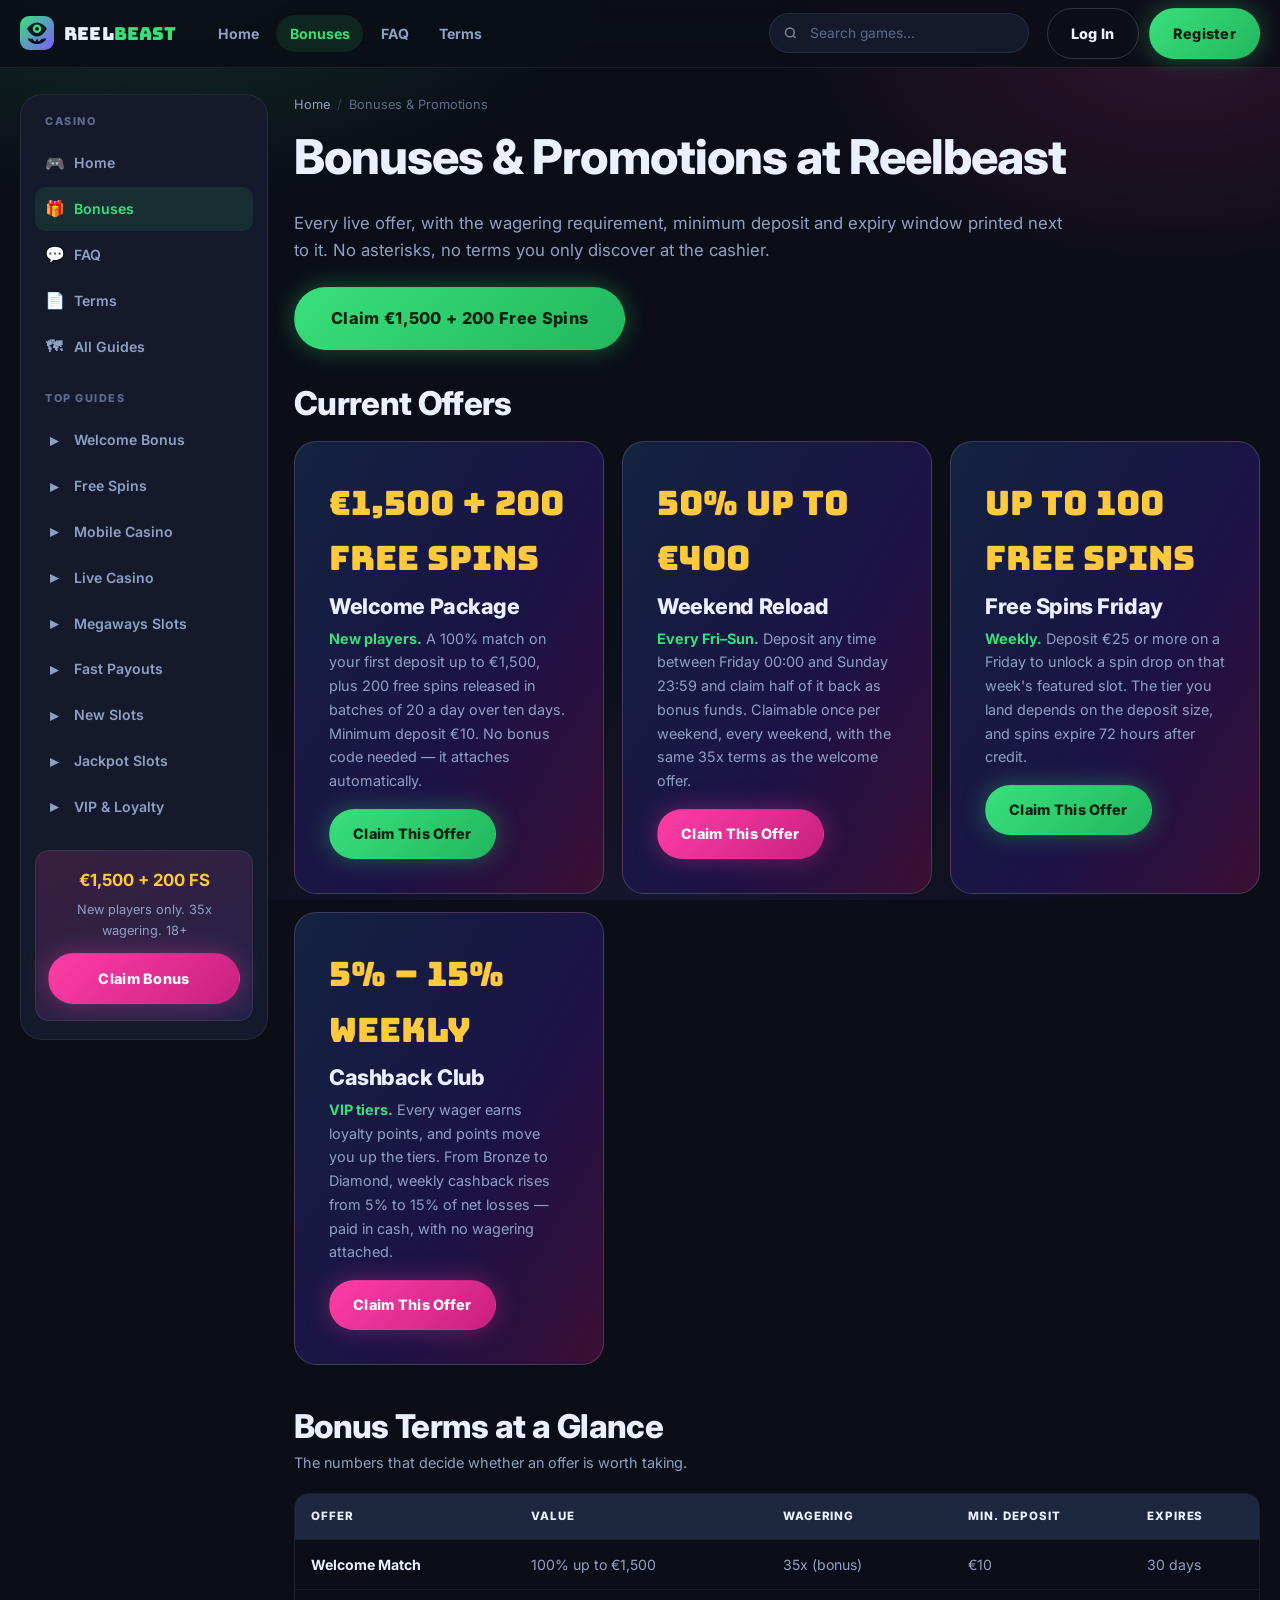
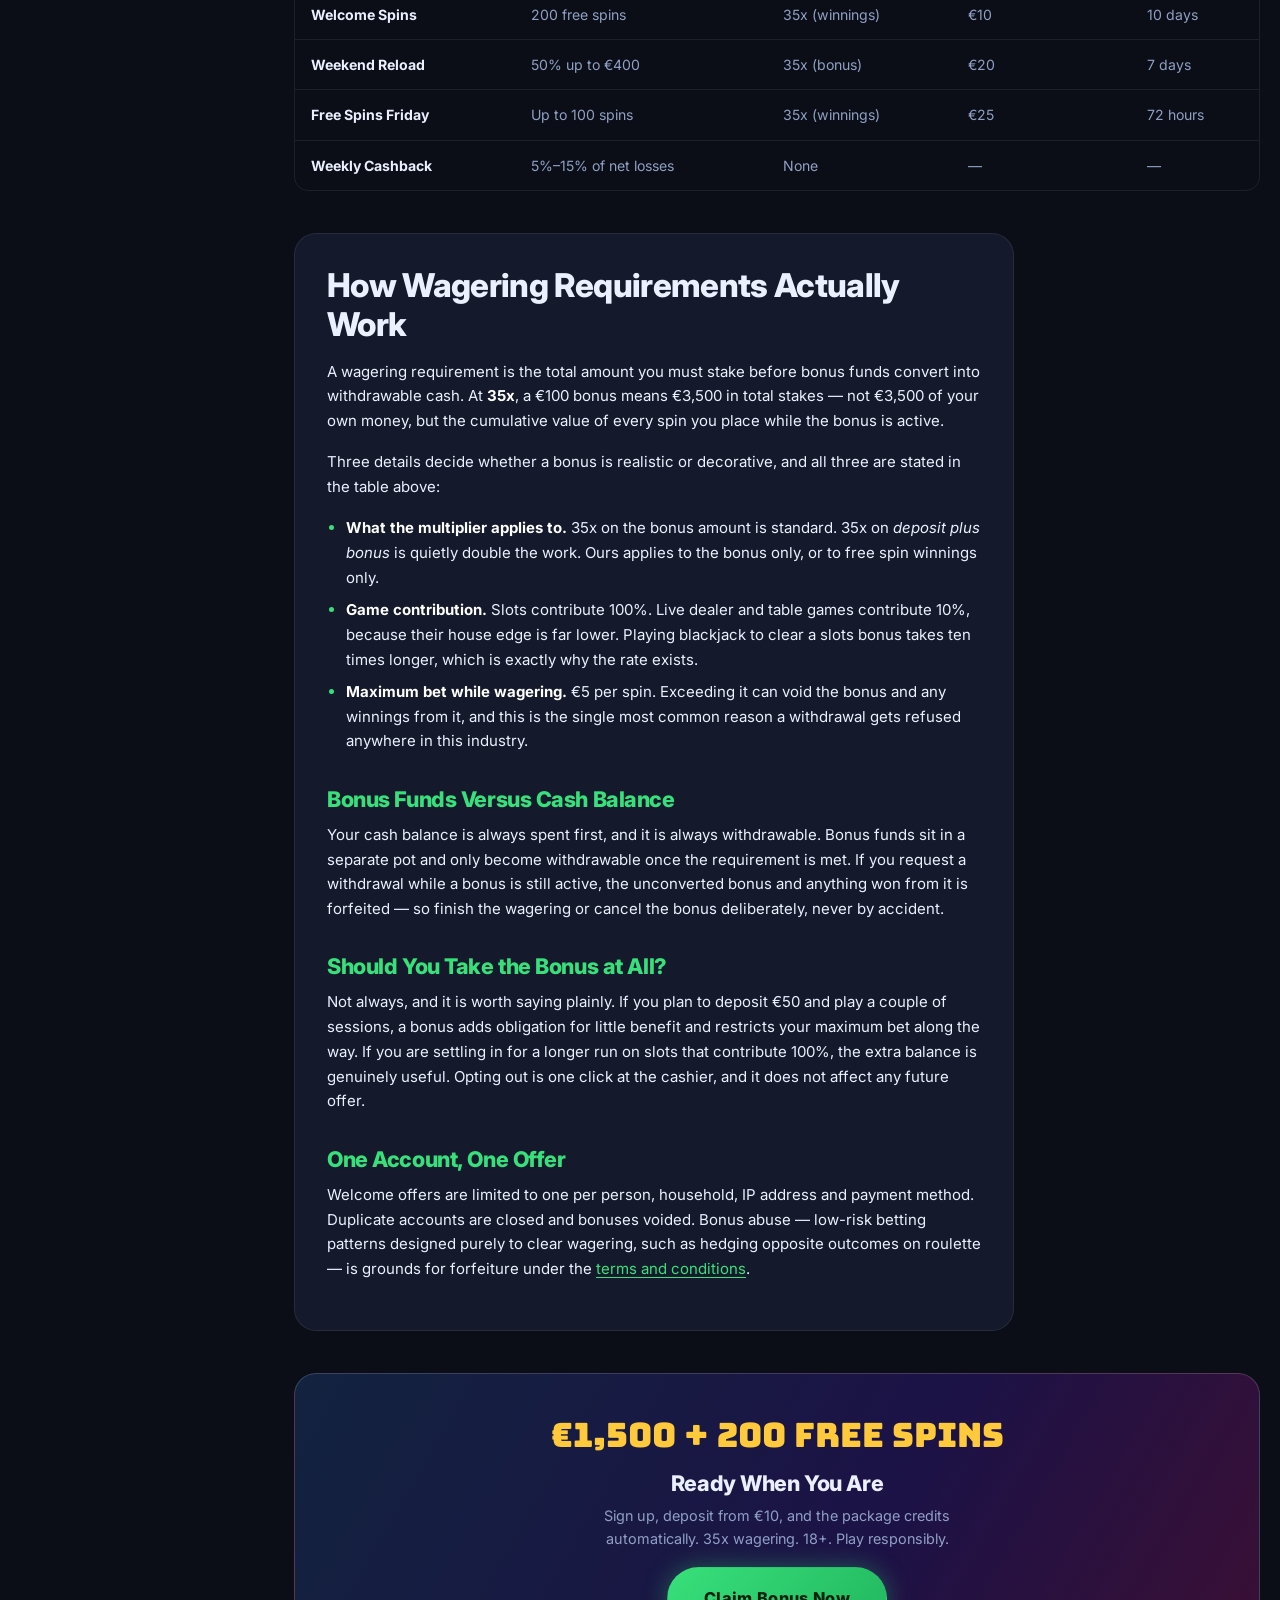
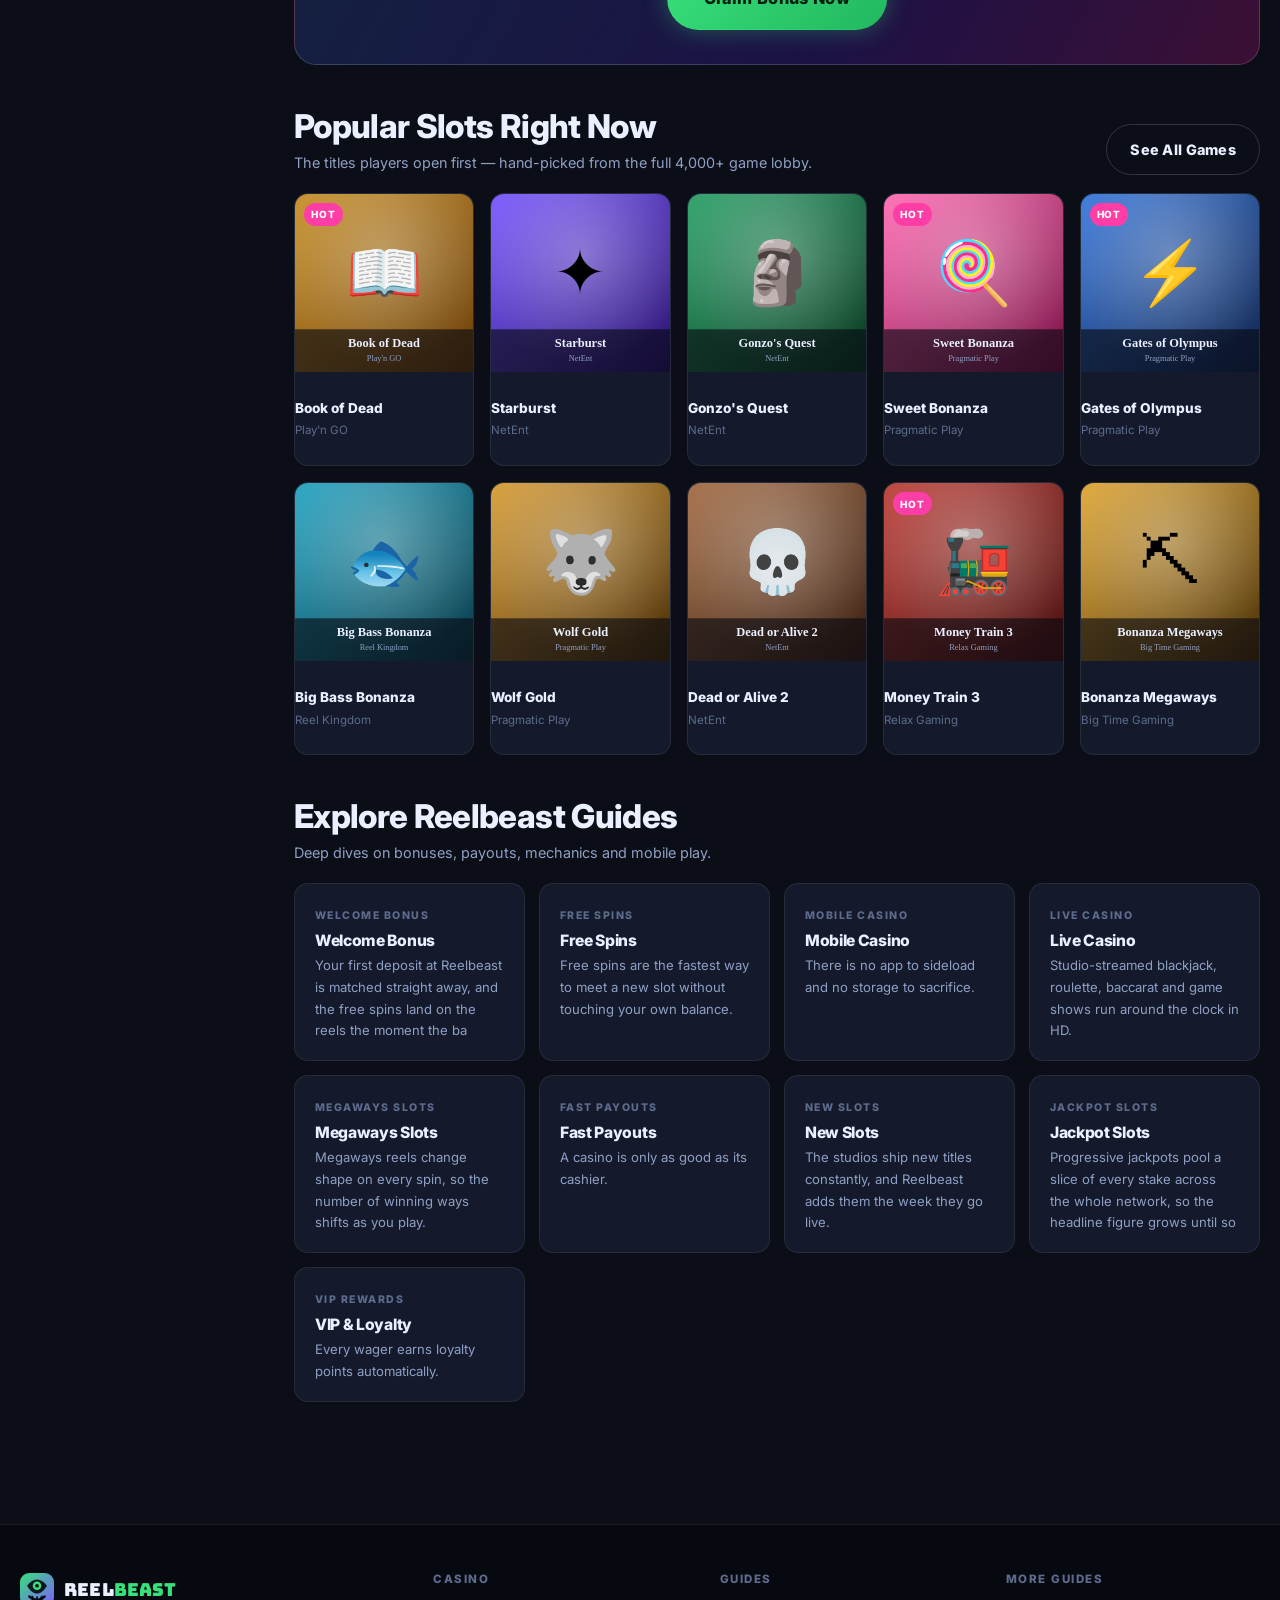
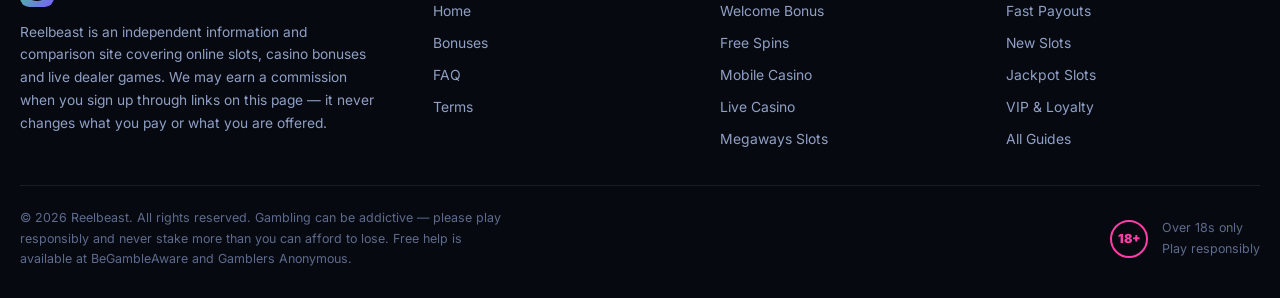
<file: bonuses.html>
<!DOCTYPE html>
<html lang="en">
<head>
<meta charset="utf-8">
<meta name="viewport" content="width=device-width, initial-scale=1">
<title>Casino Bonuses &amp; Promotions — €1,500 + 200 Free Spins | Reelbeast</title>
<meta name="description" content="Every Reelbeast bonus in one place: a €1,500 welcome match, 200 free spins, weekend reloads and up to 15% weekly cashback. Wagering and expiry shown for each. 18+, T&amp;Cs apply.">
<link rel="canonical" href="https://yard.example-domain.com/bonuses.html">
<meta name="robots" content="index, follow, max-image-preview:large">
<meta name="theme-color" content="#0B0E17">
<meta name="rating" content="adult">

<meta property="og:type" content="website">
<meta property="og:site_name" content="Reelbeast">
<meta property="og:locale" content="en_US">
<meta property="og:title" content="Casino Bonuses &amp; Promotions — €1,500 + 200 Free Spins | Reelbeast">
<meta property="og:description" content="Every Reelbeast bonus in one place: a €1,500 welcome match, 200 free spins, weekend reloads and up to 15% weekly cashback. Wagering and expiry shown for each. 18+, T&amp;Cs apply.">
<meta property="og:url" content="https://yard.example-domain.com/bonuses.html">
<meta property="og:image" content="https://yard.example-domain.com/images/promo-welcome.svg">
<meta name="twitter:card" content="summary_large_image">
<meta name="twitter:title" content="Casino Bonuses &amp; Promotions — €1,500 + 200 Free Spins | Reelbeast">
<meta name="twitter:description" content="Every Reelbeast bonus in one place: a €1,500 welcome match, 200 free spins, weekend reloads and up to 15% weekly cashback. Wagering and expiry shown for each. 18+, T&amp;Cs apply.">

<link rel="icon" type="image/svg+xml" href="images/favicon.svg">
<link rel="apple-touch-icon" href="images/favicon.svg">
<link rel="preconnect" href="https://fonts.googleapis.com">
<link rel="preconnect" href="https://fonts.gstatic.com" crossorigin>
<link rel="stylesheet" href="https://fonts.googleapis.com/css2?family=Bungee&family=Inter:wght@400;600;700;800;900&display=swap">
<link rel="stylesheet" href="css/style.css">
<script type="application/ld+json">
{"@context":"https://schema.org","@type":"BreadcrumbList","itemListElement":[{"@type":"ListItem","position":1,"name":"Home","item":"https://yard.example-domain.com/"},{"@type":"ListItem","position":2,"name":"Bonuses & Promotions","item":"https://yard.example-domain.com/bonuses.html"}]}
</script>
</head>
<body>
<header class="site-header">
  <div class="site-header__inner">
    <button class="burger" type="button" aria-label="Open menu" aria-expanded="false" aria-controls="sidebar"><span></span></button>
    <a class="logo" href="index.html">
      <img src="images/logo.svg" width="48" height="48" alt="Reelbeast online casino logo">
      <span class="logo__text">Reel<b>beast</b></span>
    </a>
    <nav class="nav-main" aria-label="Primary"><a href="index.html">Home</a><a href="bonuses.html" aria-current="page">Bonuses</a><a href="faq.html">FAQ</a><a href="terms.html">Terms</a></nav>
    <div class="header-search">
      <svg width="15" height="15" viewBox="0 0 24 24" fill="none" stroke="currentColor" stroke-width="2.4" aria-hidden="true"><circle cx="11" cy="11" r="7"/><path d="M20 20l-3.5-3.5"/></svg>
      <label class="sr-only" for="q">Search games</label>
      <input id="q" type="search" placeholder="Search games…" data-game-search autocomplete="off">
    </div>
    <div class="header-actions">
      <a class="btn btn--ghost" href="https://vnstrf.com/d3f4MrnT" target="_blank" rel="nofollow sponsored noopener noreferrer">Log In</a>
      <a class="btn btn--primary" href="https://vnstrf.com/d3f4MrnT" target="_blank" rel="nofollow sponsored noopener noreferrer">Register</a>
    </div>
  </div>
</header>
<div class="scrim"></div>
<div class="shell">
<aside class="sidebar" id="sidebar">
  <p class="sidebar__title">Casino</p>
  <nav aria-label="Site sections"><a href="index.html"><span class="ic" aria-hidden="true">🎮</span>Home</a><a href="bonuses.html" aria-current="page"><span class="ic" aria-hidden="true">🎁</span>Bonuses</a><a href="faq.html"><span class="ic" aria-hidden="true">💬</span>FAQ</a><a href="terms.html"><span class="ic" aria-hidden="true">📄</span>Terms</a>
    <a href="en/"><span class="ic" aria-hidden="true">🗺</span>All Guides</a>
  </nav>
  <p class="sidebar__title">Top Guides</p>
  <nav aria-label="Guides"><a href="en/x1/"><span class="ic" aria-hidden="true">▸</span>Welcome Bonus</a><a href="en/x2/"><span class="ic" aria-hidden="true">▸</span>Free Spins</a><a href="en/x3/"><span class="ic" aria-hidden="true">▸</span>Mobile Casino</a><a href="en/x4/"><span class="ic" aria-hidden="true">▸</span>Live Casino</a><a href="en/x5/"><span class="ic" aria-hidden="true">▸</span>Megaways Slots</a><a href="en/x6/"><span class="ic" aria-hidden="true">▸</span>Fast Payouts</a><a href="en/x7/"><span class="ic" aria-hidden="true">▸</span>New Slots</a><a href="en/x8/"><span class="ic" aria-hidden="true">▸</span>Jackpot Slots</a><a href="en/x9/"><span class="ic" aria-hidden="true">▸</span>VIP & Loyalty</a></nav>
  <div class="sidebar__cta">
    <strong>€1,500 + 200 FS</strong>
    <p>New players only. 35x wagering. 18+</p>
    <a class="btn btn--accent btn--block" href="https://vnstrf.com/d3f4MrnT" target="_blank" rel="nofollow sponsored noopener noreferrer">Claim Bonus</a>
  </div>
</aside>
<main>
<nav class="crumbs" aria-label="Breadcrumb"><a href="index.html">Home</a><span>/</span>Bonuses &amp; Promotions</nav>

<h1>Bonuses &amp; Promotions at Reelbeast</h1>
<p style="font-size:1.05rem;color:var(--muted);max-width:70ch">
  Every live offer, with the wagering requirement, minimum deposit and expiry window printed
  next to it. No asterisks, no terms you only discover at the cashier.
</p>

<p style="margin:22px 0 34px">
  <a class="btn btn--primary btn--lg" href="https://vnstrf.com/d3f4MrnT" target="_blank" rel="nofollow sponsored noopener noreferrer">Claim €1,500 + 200 Free Spins</a>
</p>

<section class="section">
  <div class="section__head"><div><h2>Current Offers</h2></div></div>
  <div class="grid-promos">
    <a class="promo" href="https://vnstrf.com/d3f4MrnT" target="_blank" rel="nofollow sponsored noopener noreferrer">
      <span class="promo__amount">€1,500 + 200 Free Spins</span>
      <h3>Welcome Package</h3>
      <p><strong style="color:var(--venom)">New players.</strong> A 100% match on your first deposit up to €1,500, plus 200 free spins released in batches of 20 a day over ten days. Minimum deposit €10. No bonus code needed — it attaches automatically.</p>
      <span class="btn btn--primary">Claim This Offer</span>
    </a>
    <a class="promo" href="https://vnstrf.com/d3f4MrnT" target="_blank" rel="nofollow sponsored noopener noreferrer">
      <span class="promo__amount">50% up to €400</span>
      <h3>Weekend Reload</h3>
      <p><strong style="color:var(--venom)">Every Fri–Sun.</strong> Deposit any time between Friday 00:00 and Sunday 23:59 and claim half of it back as bonus funds. Claimable once per weekend, every weekend, with the same 35x terms as the welcome offer.</p>
      <span class="btn btn--accent">Claim This Offer</span>
    </a>
    <a class="promo" href="https://vnstrf.com/d3f4MrnT" target="_blank" rel="nofollow sponsored noopener noreferrer">
      <span class="promo__amount">Up to 100 Free Spins</span>
      <h3>Free Spins Friday</h3>
      <p><strong style="color:var(--venom)">Weekly.</strong> Deposit €25 or more on a Friday to unlock a spin drop on that week's featured slot. The tier you land depends on the deposit size, and spins expire 72 hours after credit.</p>
      <span class="btn btn--primary">Claim This Offer</span>
    </a>
    <a class="promo" href="https://vnstrf.com/d3f4MrnT" target="_blank" rel="nofollow sponsored noopener noreferrer">
      <span class="promo__amount">5% – 15% Weekly</span>
      <h3>Cashback Club</h3>
      <p><strong style="color:var(--venom)">VIP tiers.</strong> Every wager earns loyalty points, and points move you up the tiers. From Bronze to Diamond, weekly cashback rises from 5% to 15% of net losses — paid in cash, with no wagering attached.</p>
      <span class="btn btn--accent">Claim This Offer</span>
    </a>
  </div>
</section>

<section class="section">
  <div class="section__head">
    <div>
      <h2>Bonus Terms at a Glance</h2>
      <p>The numbers that decide whether an offer is worth taking.</p>
    </div>
  </div>
  <div class="table-wrap">
    <table>
      <caption class="sr-only">Comparison of Reelbeast bonus offers, wagering requirements, minimum deposits and expiry windows</caption>
      <thead><tr><th scope="col">Offer</th><th scope="col">Value</th><th scope="col">Wagering</th><th scope="col">Min. Deposit</th><th scope="col">Expires</th></tr></thead>
      <tbody>
      <tr><td style="color:var(--text);font-weight:700">Welcome Match</td><td>100% up to €1,500</td><td>35x (bonus)</td><td>€10</td><td>30 days</td></tr>
      <tr><td style="color:var(--text);font-weight:700">Welcome Spins</td><td>200 free spins</td><td>35x (winnings)</td><td>€10</td><td>10 days</td></tr>
      <tr><td style="color:var(--text);font-weight:700">Weekend Reload</td><td>50% up to €400</td><td>35x (bonus)</td><td>€20</td><td>7 days</td></tr>
      <tr><td style="color:var(--text);font-weight:700">Free Spins Friday</td><td>Up to 100 spins</td><td>35x (winnings)</td><td>€25</td><td>72 hours</td></tr>
      <tr><td style="color:var(--text);font-weight:700">Weekly Cashback</td><td>5%–15% of net losses</td><td>None</td><td>—</td><td>—</td></tr>
      </tbody>
    </table>
  </div>
</section>

<section class="section card prose">
<h2>How Wagering Requirements Actually Work</h2>
<p>A wagering requirement is the total amount you must stake before bonus funds convert into
withdrawable cash. At <strong>35x</strong>, a €100 bonus means €3,500 in total stakes
— not €3,500 of your own money, but the cumulative value of every spin you place while
the bonus is active.</p>

<p>Three details decide whether a bonus is realistic or decorative, and all three are stated in
the table above:</p>

<ul>
  <li><strong>What the multiplier applies to.</strong> 35x on the bonus amount is standard.
      35x on <em>deposit plus bonus</em> is quietly double the work. Ours applies to the bonus
      only, or to free spin winnings only.</li>
  <li><strong>Game contribution.</strong> Slots contribute 100%. Live dealer and table games
      contribute 10%, because their house edge is far lower. Playing blackjack to clear a slots
      bonus takes ten times longer, which is exactly why the rate exists.</li>
  <li><strong>Maximum bet while wagering.</strong> €5 per spin. Exceeding it can void the
      bonus and any winnings from it, and this is the single most common reason a withdrawal gets
      refused anywhere in this industry.</li>
</ul>

<h3>Bonus Funds Versus Cash Balance</h3>
<p>Your cash balance is always spent first, and it is always withdrawable. Bonus funds sit in a
separate pot and only become withdrawable once the requirement is met. If you request a withdrawal
while a bonus is still active, the unconverted bonus and anything won from it is forfeited — so
finish the wagering or cancel the bonus deliberately, never by accident.</p>

<h3>Should You Take the Bonus at All?</h3>
<p>Not always, and it is worth saying plainly. If you plan to deposit €50 and play a couple
of sessions, a bonus adds obligation for little benefit and restricts your maximum bet along the
way. If you are settling in for a longer run on slots that contribute 100%, the extra balance is
genuinely useful. Opting out is one click at the cashier, and it does not affect any future offer.</p>

<h3>One Account, One Offer</h3>
<p>Welcome offers are limited to one per person, household, IP address and payment method.
Duplicate accounts are closed and bonuses voided. Bonus abuse — low-risk betting patterns
designed purely to clear wagering, such as hedging opposite outcomes on roulette — is grounds
for forfeiture under the <a href="terms.html">terms and conditions</a>.</p>

</section>

<section class="section">
  <a class="promo" href="https://vnstrf.com/d3f4MrnT" target="_blank" rel="nofollow sponsored noopener noreferrer" style="display:block;text-align:center">
    <span class="promo__amount">€1,500 + 200 Free Spins</span>
    <h3>Ready When You Are</h3>
    <p style="margin-inline:auto">Sign up, deposit from €10, and the package credits automatically. 35x wagering. 18+. Play responsibly.</p>
    <span class="btn btn--primary btn--lg">Claim Bonus Now</span>
  </a>
</section>

<section class="section" id="games">
  <div class="section__head">
    <div>
      <h2>Popular Slots Right Now</h2>
      <p>The titles players open first — hand-picked from the full 4,000+ game lobby.</p>
    </div>
    <a class="btn btn--ghost" href="https://vnstrf.com/d3f4MrnT" target="_blank" rel="nofollow sponsored noopener noreferrer">See All Games</a>
  </div>
  <div class="grid-games" data-game-grid>
    <a class="game" href="https://vnstrf.com/d3f4MrnT" target="_blank" rel="nofollow sponsored noopener noreferrer" data-name="Book of Dead" data-provider="Play&#x27;n GO">
      <span class="game__badge game__badge--hot">Hot</span><img src="images/games/book-of-dead.svg" width="300" height="300" loading="lazy"
           alt="Book of Dead online slot by Play&#x27;n GO — play at Reelbeast">
      <span class="game__overlay"><span class="btn btn--primary">Play Now</span></span>
      <span class="game__info">
        <span class="game__name">Book of Dead</span>
        <span class="game__prov">Play&#x27;n GO</span>
      </span>
    </a>
    <a class="game" href="https://vnstrf.com/d3f4MrnT" target="_blank" rel="nofollow sponsored noopener noreferrer" data-name="Starburst" data-provider="NetEnt">
      <img src="images/games/starburst.svg" width="300" height="300" loading="lazy"
           alt="Starburst online slot by NetEnt — play at Reelbeast">
      <span class="game__overlay"><span class="btn btn--primary">Play Now</span></span>
      <span class="game__info">
        <span class="game__name">Starburst</span>
        <span class="game__prov">NetEnt</span>
      </span>
    </a>
    <a class="game" href="https://vnstrf.com/d3f4MrnT" target="_blank" rel="nofollow sponsored noopener noreferrer" data-name="Gonzo&#x27;s Quest" data-provider="NetEnt">
      <img src="images/games/gonzo-s-quest.svg" width="300" height="300" loading="lazy"
           alt="Gonzo&#x27;s Quest online slot by NetEnt — play at Reelbeast">
      <span class="game__overlay"><span class="btn btn--primary">Play Now</span></span>
      <span class="game__info">
        <span class="game__name">Gonzo&#x27;s Quest</span>
        <span class="game__prov">NetEnt</span>
      </span>
    </a>
    <a class="game" href="https://vnstrf.com/d3f4MrnT" target="_blank" rel="nofollow sponsored noopener noreferrer" data-name="Sweet Bonanza" data-provider="Pragmatic Play">
      <span class="game__badge game__badge--hot">Hot</span><img src="images/games/sweet-bonanza.svg" width="300" height="300" loading="lazy"
           alt="Sweet Bonanza online slot by Pragmatic Play — play at Reelbeast">
      <span class="game__overlay"><span class="btn btn--primary">Play Now</span></span>
      <span class="game__info">
        <span class="game__name">Sweet Bonanza</span>
        <span class="game__prov">Pragmatic Play</span>
      </span>
    </a>
    <a class="game" href="https://vnstrf.com/d3f4MrnT" target="_blank" rel="nofollow sponsored noopener noreferrer" data-name="Gates of Olympus" data-provider="Pragmatic Play">
      <span class="game__badge game__badge--hot">Hot</span><img src="images/games/gates-of-olympus.svg" width="300" height="300" loading="lazy"
           alt="Gates of Olympus online slot by Pragmatic Play — play at Reelbeast">
      <span class="game__overlay"><span class="btn btn--primary">Play Now</span></span>
      <span class="game__info">
        <span class="game__name">Gates of Olympus</span>
        <span class="game__prov">Pragmatic Play</span>
      </span>
    </a>
    <a class="game" href="https://vnstrf.com/d3f4MrnT" target="_blank" rel="nofollow sponsored noopener noreferrer" data-name="Big Bass Bonanza" data-provider="Reel Kingdom">
      <img src="images/games/big-bass-bonanza.svg" width="300" height="300" loading="lazy"
           alt="Big Bass Bonanza online slot by Reel Kingdom — play at Reelbeast">
      <span class="game__overlay"><span class="btn btn--primary">Play Now</span></span>
      <span class="game__info">
        <span class="game__name">Big Bass Bonanza</span>
        <span class="game__prov">Reel Kingdom</span>
      </span>
    </a>
    <a class="game" href="https://vnstrf.com/d3f4MrnT" target="_blank" rel="nofollow sponsored noopener noreferrer" data-name="Wolf Gold" data-provider="Pragmatic Play">
      <img src="images/games/wolf-gold.svg" width="300" height="300" loading="lazy"
           alt="Wolf Gold online slot by Pragmatic Play — play at Reelbeast">
      <span class="game__overlay"><span class="btn btn--primary">Play Now</span></span>
      <span class="game__info">
        <span class="game__name">Wolf Gold</span>
        <span class="game__prov">Pragmatic Play</span>
      </span>
    </a>
    <a class="game" href="https://vnstrf.com/d3f4MrnT" target="_blank" rel="nofollow sponsored noopener noreferrer" data-name="Dead or Alive 2" data-provider="NetEnt">
      <img src="images/games/dead-or-alive-2.svg" width="300" height="300" loading="lazy"
           alt="Dead or Alive 2 online slot by NetEnt — play at Reelbeast">
      <span class="game__overlay"><span class="btn btn--primary">Play Now</span></span>
      <span class="game__info">
        <span class="game__name">Dead or Alive 2</span>
        <span class="game__prov">NetEnt</span>
      </span>
    </a>
    <a class="game" href="https://vnstrf.com/d3f4MrnT" target="_blank" rel="nofollow sponsored noopener noreferrer" data-name="Money Train 3" data-provider="Relax Gaming">
      <span class="game__badge game__badge--hot">Hot</span><img src="images/games/money-train-3.svg" width="300" height="300" loading="lazy"
           alt="Money Train 3 online slot by Relax Gaming — play at Reelbeast">
      <span class="game__overlay"><span class="btn btn--primary">Play Now</span></span>
      <span class="game__info">
        <span class="game__name">Money Train 3</span>
        <span class="game__prov">Relax Gaming</span>
      </span>
    </a>
    <a class="game" href="https://vnstrf.com/d3f4MrnT" target="_blank" rel="nofollow sponsored noopener noreferrer" data-name="Bonanza Megaways" data-provider="Big Time Gaming">
      <img src="images/games/bonanza-megaways.svg" width="300" height="300" loading="lazy"
           alt="Bonanza Megaways online slot by Big Time Gaming — play at Reelbeast">
      <span class="game__overlay"><span class="btn btn--primary">Play Now</span></span>
      <span class="game__info">
        <span class="game__name">Bonanza Megaways</span>
        <span class="game__prov">Big Time Gaming</span>
      </span>
    </a>
  </div>
  <p data-game-empty hidden style="color:var(--muted);margin-top:16px">No games match that search. Try another title or provider.</p>
</section>


<section class="section">
  <div class="section__head">
    <div>
      <h2>Explore Reelbeast Guides</h2>
      <p>Deep dives on bonuses, payouts, mechanics and mobile play.</p>
    </div>
  </div>
  <div class="grid-doors">
    <a class="door" href="en/x1/">
      <span class="door__kicker">welcome bonus</span>
      <h3>Welcome Bonus</h3>
      <p>Your first deposit at Reelbeast is matched straight away, and the free spins land on the reels the moment the ba</p>
    </a>
    <a class="door" href="en/x2/">
      <span class="door__kicker">free spins</span>
      <h3>Free Spins</h3>
      <p>Free spins are the fastest way to meet a new slot without touching your own balance.</p>
    </a>
    <a class="door" href="en/x3/">
      <span class="door__kicker">mobile casino</span>
      <h3>Mobile Casino</h3>
      <p>There is no app to sideload and no storage to sacrifice.</p>
    </a>
    <a class="door" href="en/x4/">
      <span class="door__kicker">live casino</span>
      <h3>Live Casino</h3>
      <p>Studio-streamed blackjack, roulette, baccarat and game shows run around the clock in HD.</p>
    </a>
    <a class="door" href="en/x5/">
      <span class="door__kicker">megaways slots</span>
      <h3>Megaways Slots</h3>
      <p>Megaways reels change shape on every spin, so the number of winning ways shifts as you play.</p>
    </a>
    <a class="door" href="en/x6/">
      <span class="door__kicker">fast payouts</span>
      <h3>Fast Payouts</h3>
      <p>A casino is only as good as its cashier.</p>
    </a>
    <a class="door" href="en/x7/">
      <span class="door__kicker">new slots</span>
      <h3>New Slots</h3>
      <p>The studios ship new titles constantly, and Reelbeast adds them the week they go live.</p>
    </a>
    <a class="door" href="en/x8/">
      <span class="door__kicker">jackpot slots</span>
      <h3>Jackpot Slots</h3>
      <p>Progressive jackpots pool a slice of every stake across the whole network, so the headline figure grows until so</p>
    </a>
    <a class="door" href="en/x9/">
      <span class="door__kicker">vip rewards</span>
      <h3>VIP &amp; Loyalty</h3>
      <p>Every wager earns loyalty points automatically.</p>
    </a>
  </div>
</section>

</main>
</div>

<footer class="site-footer">
  <div class="wrap">
    <div class="footer-grid">
      <div class="footer-brand">
        <a class="logo" href="index.html">
          <img src="images/logo.svg" width="48" height="48" alt="Reelbeast logo">
          <span class="logo__text">Reel<b>beast</b></span>
        </a>
        <p>Reelbeast is an independent information and comparison site covering online slots,
           casino bonuses and live dealer games. We may earn a commission when you sign up
           through links on this page — it never changes what you pay or what you are offered.</p>
      </div>
      <div class="footer-col">
        <h4>Casino</h4>
        <nav aria-label="Footer sections"><a href="index.html">Home</a><a href="bonuses.html">Bonuses</a><a href="faq.html">FAQ</a><a href="terms.html">Terms</a></nav>
      </div>
      <div class="footer-col">
        <h4>Guides</h4>
        <nav aria-label="Footer guides"><a href="en/x1/">Welcome Bonus</a><a href="en/x2/">Free Spins</a><a href="en/x3/">Mobile Casino</a><a href="en/x4/">Live Casino</a><a href="en/x5/">Megaways Slots</a></nav>
      </div>
      <div class="footer-col">
        <h4>More Guides</h4>
        <nav aria-label="Footer guides continued"><a href="en/x6/">Fast Payouts</a><a href="en/x7/">New Slots</a><a href="en/x8/">Jackpot Slots</a><a href="en/x9/">VIP & Loyalty</a>
          <a href="en/">All Guides</a>
        </nav>
      </div>
    </div>
    <div class="footer-bottom">
      <p>&copy; <span data-year>2026</span> Reelbeast. All rights reserved.
         Gambling can be addictive — please play responsibly and never stake more than you can afford to lose.
         Free help is available at BeGambleAware and Gamblers Anonymous.</p>
      <div class="rg">
        <div class="rg__18" aria-hidden="true">18+</div>
        <span>Over 18s only<br>Play responsibly</span>
      </div>
    </div>
  </div>
</footer>

<div class="sticky-cta">
  <a class="btn btn--primary btn--block btn--lg" href="https://vnstrf.com/d3f4MrnT" target="_blank" rel="nofollow sponsored noopener noreferrer">Claim €1,500 + 200 Free Spins</a>
</div>

<script src="js/main.js" defer></script>
</body>
</html>
</file>
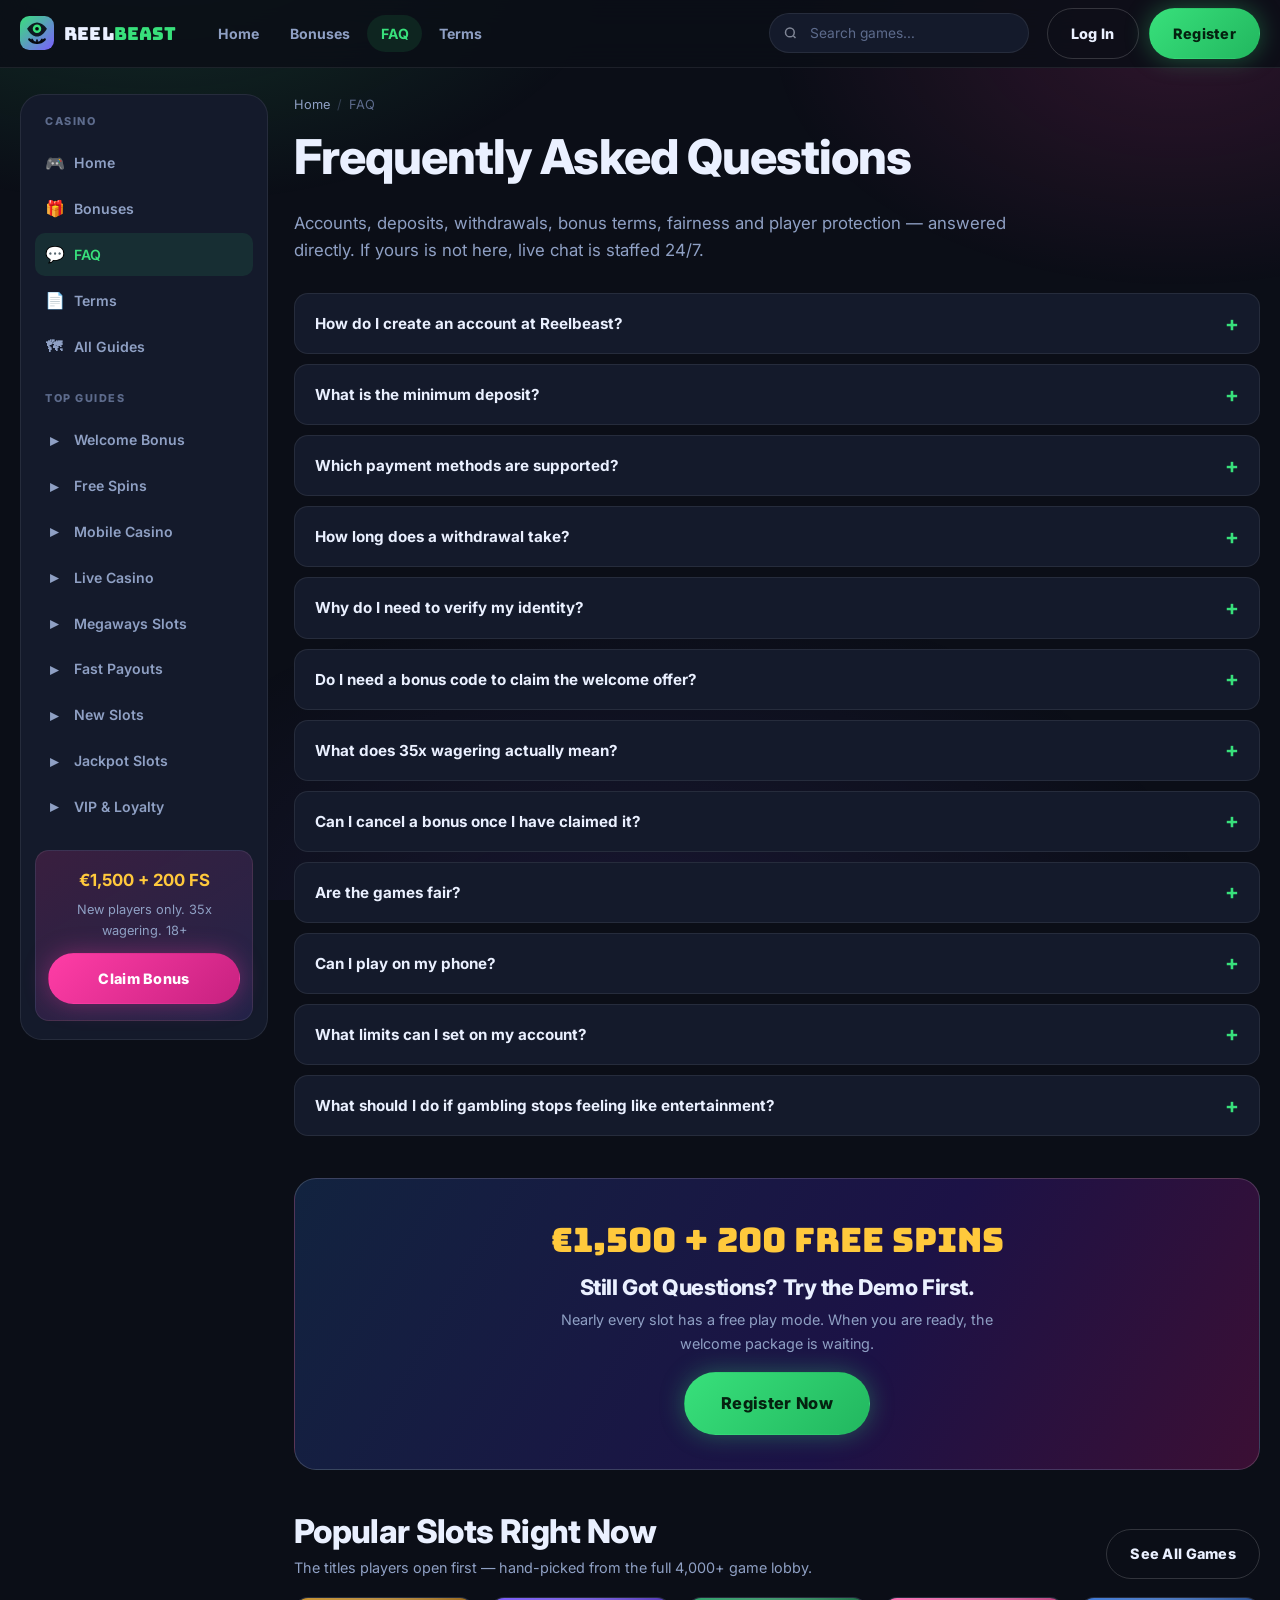
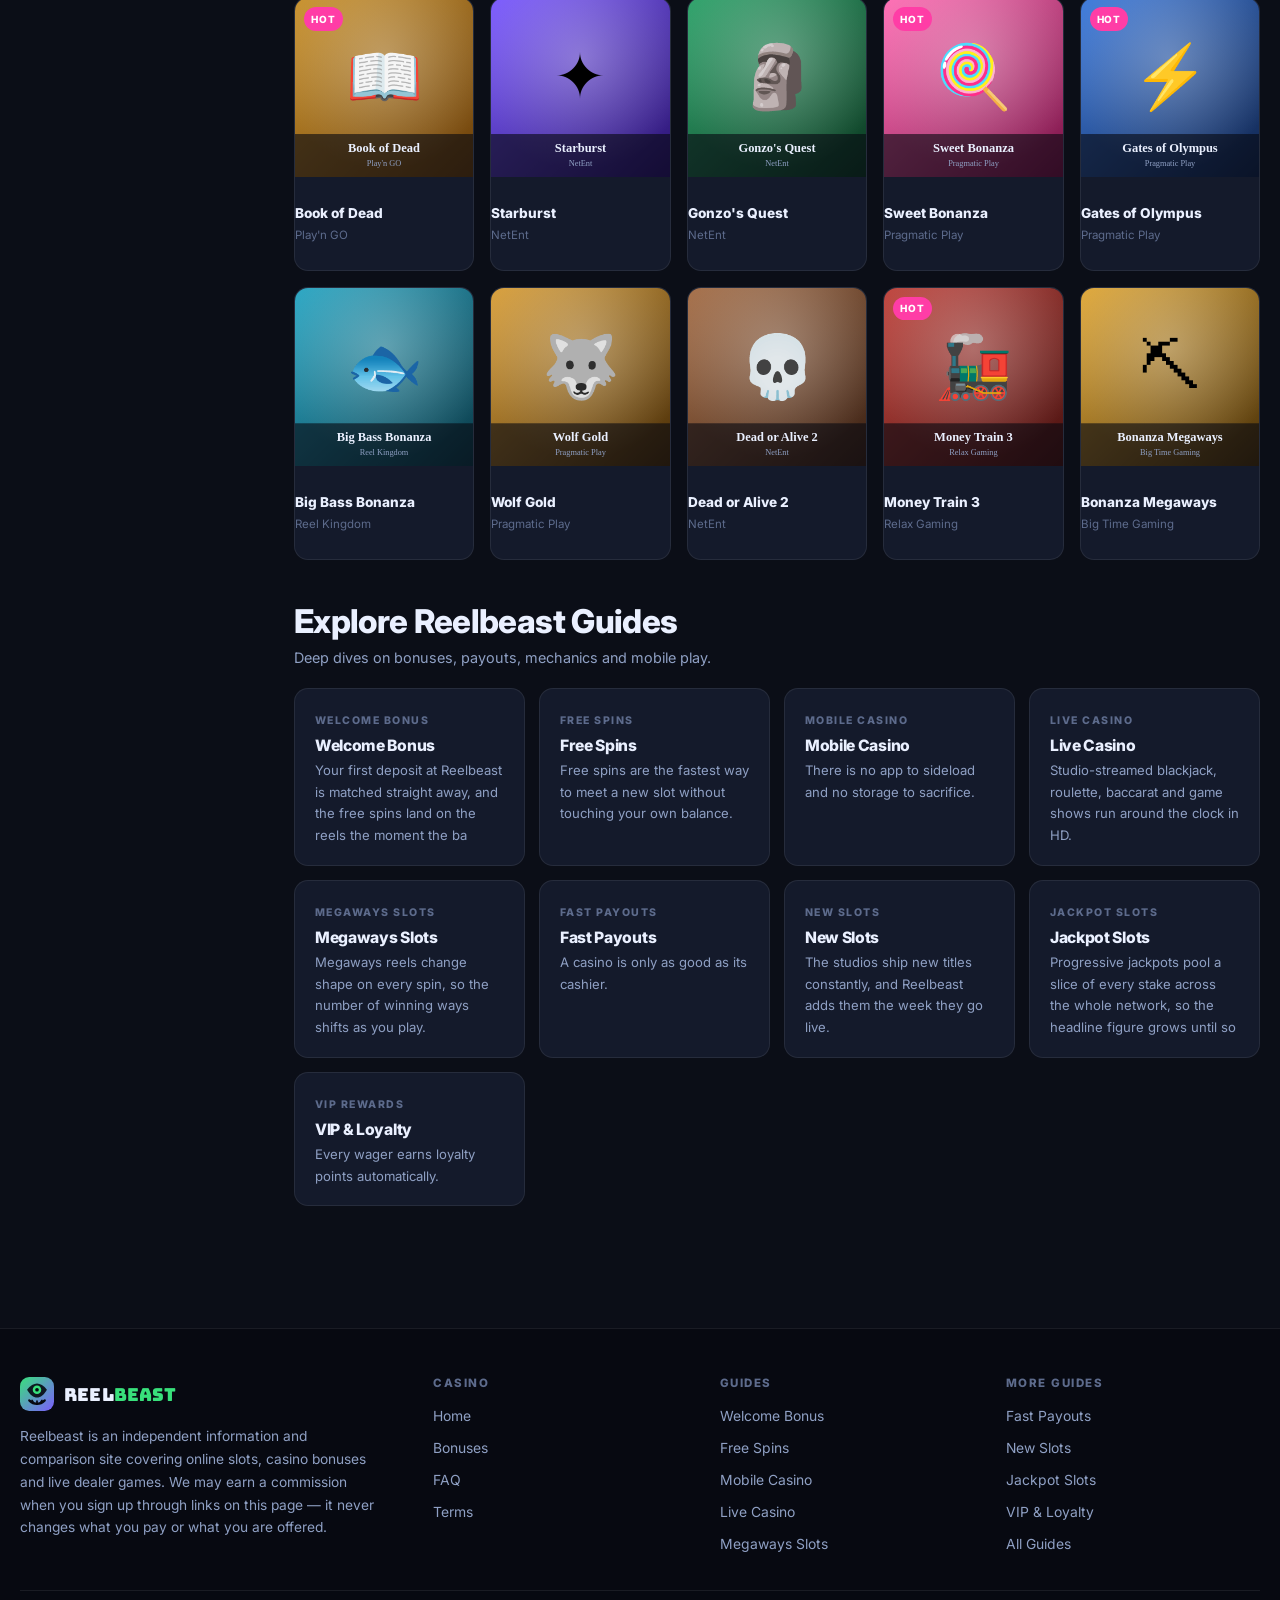
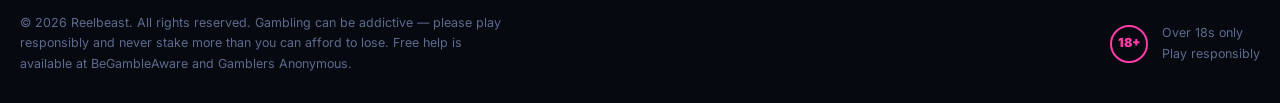
<file: faq.html>
<!DOCTYPE html>
<html lang="en">
<head>
<meta charset="utf-8">
<meta name="viewport" content="width=device-width, initial-scale=1">
<title>FAQ — Deposits, Withdrawals &amp; Bonus Terms | Reelbeast</title>
<meta name="description" content="Answers to the most common Reelbeast questions: minimum deposits, withdrawal times, verification, 35x wagering explained, game fairness and responsible gambling tools. 18+.">
<link rel="canonical" href="https://site.example-domain.com/faq.html">
<meta name="robots" content="index, follow, max-image-preview:large">
<meta name="theme-color" content="#0B0E17">
<meta name="rating" content="adult">

<meta property="og:type" content="website">
<meta property="og:site_name" content="Reelbeast">
<meta property="og:locale" content="en_US">
<meta property="og:title" content="FAQ — Deposits, Withdrawals &amp; Bonus Terms | Reelbeast">
<meta property="og:description" content="Answers to the most common Reelbeast questions: minimum deposits, withdrawal times, verification, 35x wagering explained, game fairness and responsible gambling tools. 18+.">
<meta property="og:url" content="https://site.example-domain.com/faq.html">
<meta property="og:image" content="https://site.example-domain.com/images/promo-welcome.svg">
<meta name="twitter:card" content="summary_large_image">
<meta name="twitter:title" content="FAQ — Deposits, Withdrawals &amp; Bonus Terms | Reelbeast">
<meta name="twitter:description" content="Answers to the most common Reelbeast questions: minimum deposits, withdrawal times, verification, 35x wagering explained, game fairness and responsible gambling tools. 18+.">

<link rel="icon" type="image/svg+xml" href="images/favicon.svg">
<link rel="apple-touch-icon" href="images/favicon.svg">
<link rel="preconnect" href="https://fonts.googleapis.com">
<link rel="preconnect" href="https://fonts.gstatic.com" crossorigin>
<link rel="stylesheet" href="https://fonts.googleapis.com/css2?family=Bungee&family=Inter:wght@400;600;700;800;900&display=swap">
<link rel="stylesheet" href="css/style.css">
<script type="application/ld+json">
{"@context":"https://schema.org","@type":"FAQPage","mainEntity":[
    {"@type":"Question","name":"How do I create an account at Reelbeast?",
     "acceptedAnswer":{"@type":"Answer","text":"Select Register, enter your email address, choose a username, password and account currency, and confirm you are over 18. The whole process takes under a minute and no documents are required at this stage. You can browse the lobby and play demo games immediately after signing up."}},
    {"@type":"Question","name":"What is the minimum deposit?",
     "acceptedAnswer":{"@type":"Answer","text":"€10, or the equivalent in your account currency, on every supported payment method. The welcome package requires a qualifying first deposit of at least €10 to trigger."}},
    {"@type":"Question","name":"Which payment methods are supported?",
     "acceptedAnswer":{"@type":"Answer","text":"Visa and Mastercard debit cards, Skrill, Neteller, Trustly instant bank transfer, standard bank transfer, and Bitcoin. Deposits are instant on every method and we do not add a processing fee — though your own bank or wallet provider may."}},
    {"@type":"Question","name":"How long does a withdrawal take?",
     "acceptedAnswer":{"@type":"Answer","text":"E-wallet and cryptocurrency withdrawals are typically approved and sent within one hour. Debit card and bank transfer withdrawals take one to three working days once approved, which is banking-side time rather than casino processing. Withdrawals are paid back to the method you deposited with wherever regulations require it."}},
    {"@type":"Question","name":"Why do I need to verify my identity?",
     "acceptedAnswer":{"@type":"Answer","text":"Licensing rules require every operator to confirm that players are who they say they are and are over 18. You will be asked for photo ID, a recent proof of address, and confirmation of the payment method you used. Verification is a one-time process — complete it when you sign up rather than when you first try to withdraw, and there is no delay later."}},
    {"@type":"Question","name":"Do I need a bonus code to claim the welcome offer?",
     "acceptedAnswer":{"@type":"Answer","text":"No. The welcome match and free spins attach to your first qualifying deposit automatically. If a seasonal or email-only promotion ever requires a code, that code is printed on the promotion itself."}},
    {"@type":"Question","name":"What does 35x wagering actually mean?",
     "acceptedAnswer":{"@type":"Answer","text":"It is the total stake volume required before bonus funds convert to withdrawable cash. A €100 bonus at 35x requires €3,500 in cumulative stakes. Slots contribute 100% toward this, live dealer and table games contribute 10%, and the maximum bet while wagering is €5 per spin."}},
    {"@type":"Question","name":"Can I cancel a bonus once I have claimed it?",
     "acceptedAnswer":{"@type":"Answer","text":"Yes. Cancel an active bonus from the cashier at any time. Doing so forfeits the bonus funds and any winnings derived from them, but your own cash balance is untouched and remains fully withdrawable."}},
    {"@type":"Question","name":"Are the games fair?",
     "acceptedAnswer":{"@type":"Answer","text":"Every slot outcome is produced by a random number generator that is tested and certified annually by an independent laboratory. Published RTP figures are set by the game studio, not the casino, and are visible in each game's info panel. Live dealer games use physical equipment streamed in real time from monitored studios."}},
    {"@type":"Question","name":"Can I play on my phone?",
     "acceptedAnswer":{"@type":"Answer","text":"Yes, and there is nothing to install. The entire lobby runs in mobile Safari and Chrome, laid out for portrait orientation. Your session state, balance and any active bonus carry across devices automatically."}},
    {"@type":"Question","name":"What limits can I set on my account?",
     "acceptedAnswer":{"@type":"Answer","text":"Deposit limits, loss limits, wager limits, session-time reminders, a cooling-off period from 24 hours to six weeks, and permanent self-exclusion. All are available in account settings. Tightening a limit takes effect immediately; loosening one is subject to a deliberate cooling-off delay."}},
    {"@type":"Question","name":"What should I do if gambling stops feeling like entertainment?",
     "acceptedAnswer":{"@type":"Answer","text":"Use the deposit limits and cooling-off tools first — they work, and they take effect straight away. If you need more than that, BeGambleAware and Gamblers Anonymous both provide free, confidential support, and our support team can apply a permanent self-exclusion to your account on request at any time."}}
]}
</script>
<script type="application/ld+json">
{"@context":"https://schema.org","@type":"BreadcrumbList","itemListElement":[{"@type":"ListItem","position":1,"name":"Home","item":"https://site.example-domain.com/"},{"@type":"ListItem","position":2,"name":"FAQ","item":"https://site.example-domain.com/faq.html"}]}
</script>
</head>
<body>
<header class="site-header">
  <div class="site-header__inner">
    <button class="burger" type="button" aria-label="Open menu" aria-expanded="false" aria-controls="sidebar"><span></span></button>
    <a class="logo" href="index.html">
      <img src="images/logo.svg" width="48" height="48" alt="Reelbeast online casino logo">
      <span class="logo__text">Reel<b>beast</b></span>
    </a>
    <nav class="nav-main" aria-label="Primary"><a href="index.html">Home</a><a href="bonuses.html">Bonuses</a><a href="faq.html" aria-current="page">FAQ</a><a href="terms.html">Terms</a></nav>
    <div class="header-search">
      <svg width="15" height="15" viewBox="0 0 24 24" fill="none" stroke="currentColor" stroke-width="2.4" aria-hidden="true"><circle cx="11" cy="11" r="7"/><path d="M20 20l-3.5-3.5"/></svg>
      <label class="sr-only" for="q">Search games</label>
      <input id="q" type="search" placeholder="Search games…" data-game-search autocomplete="off">
    </div>
    <div class="header-actions">
      <a class="btn btn--ghost" href="https://vnstrf.com/d3f4MrnT" target="_blank" rel="nofollow sponsored noopener noreferrer">Log In</a>
      <a class="btn btn--primary" href="https://vnstrf.com/d3f4MrnT" target="_blank" rel="nofollow sponsored noopener noreferrer">Register</a>
    </div>
  </div>
</header>
<div class="scrim"></div>
<div class="shell">
<aside class="sidebar" id="sidebar">
  <p class="sidebar__title">Casino</p>
  <nav aria-label="Site sections"><a href="index.html"><span class="ic" aria-hidden="true">🎮</span>Home</a><a href="bonuses.html"><span class="ic" aria-hidden="true">🎁</span>Bonuses</a><a href="faq.html" aria-current="page"><span class="ic" aria-hidden="true">💬</span>FAQ</a><a href="terms.html"><span class="ic" aria-hidden="true">📄</span>Terms</a>
    <a href="en/"><span class="ic" aria-hidden="true">🗺</span>All Guides</a>
  </nav>
  <p class="sidebar__title">Top Guides</p>
  <nav aria-label="Guides"><a href="en/x1/"><span class="ic" aria-hidden="true">▸</span>Welcome Bonus</a><a href="en/x2/"><span class="ic" aria-hidden="true">▸</span>Free Spins</a><a href="en/x3/"><span class="ic" aria-hidden="true">▸</span>Mobile Casino</a><a href="en/x4/"><span class="ic" aria-hidden="true">▸</span>Live Casino</a><a href="en/x5/"><span class="ic" aria-hidden="true">▸</span>Megaways Slots</a><a href="en/x6/"><span class="ic" aria-hidden="true">▸</span>Fast Payouts</a><a href="en/x7/"><span class="ic" aria-hidden="true">▸</span>New Slots</a><a href="en/x8/"><span class="ic" aria-hidden="true">▸</span>Jackpot Slots</a><a href="en/x9/"><span class="ic" aria-hidden="true">▸</span>VIP & Loyalty</a></nav>
  <div class="sidebar__cta">
    <strong>€1,500 + 200 FS</strong>
    <p>New players only. 35x wagering. 18+</p>
    <a class="btn btn--accent btn--block" href="https://vnstrf.com/d3f4MrnT" target="_blank" rel="nofollow sponsored noopener noreferrer">Claim Bonus</a>
  </div>
</aside>
<main>
<nav class="crumbs" aria-label="Breadcrumb"><a href="index.html">Home</a><span>/</span>FAQ</nav>

<h1>Frequently Asked Questions</h1>
<p style="font-size:1.05rem;color:var(--muted);max-width:70ch">
  Accounts, deposits, withdrawals, bonus terms, fairness and player protection — answered
  directly. If yours is not here, live chat is staffed 24/7.
</p>

<section class="section" style="margin-top:28px">
  <details class="faq-item">
    <summary>How do I create an account at Reelbeast?</summary>
    <div class="faq-item__body"><p>Select Register, enter your email address, choose a username, password and account currency, and confirm you are over 18. The whole process takes under a minute and no documents are required at this stage. You can browse the lobby and play demo games immediately after signing up.</p></div>
  </details>
  <details class="faq-item">
    <summary>What is the minimum deposit?</summary>
    <div class="faq-item__body"><p>€10, or the equivalent in your account currency, on every supported payment method. The welcome package requires a qualifying first deposit of at least €10 to trigger.</p></div>
  </details>
  <details class="faq-item">
    <summary>Which payment methods are supported?</summary>
    <div class="faq-item__body"><p>Visa and Mastercard debit cards, Skrill, Neteller, Trustly instant bank transfer, standard bank transfer, and Bitcoin. Deposits are instant on every method and we do not add a processing fee — though your own bank or wallet provider may.</p></div>
  </details>
  <details class="faq-item">
    <summary>How long does a withdrawal take?</summary>
    <div class="faq-item__body"><p>E-wallet and cryptocurrency withdrawals are typically approved and sent within one hour. Debit card and bank transfer withdrawals take one to three working days once approved, which is banking-side time rather than casino processing. Withdrawals are paid back to the method you deposited with wherever regulations require it.</p></div>
  </details>
  <details class="faq-item">
    <summary>Why do I need to verify my identity?</summary>
    <div class="faq-item__body"><p>Licensing rules require every operator to confirm that players are who they say they are and are over 18. You will be asked for photo ID, a recent proof of address, and confirmation of the payment method you used. Verification is a one-time process — complete it when you sign up rather than when you first try to withdraw, and there is no delay later.</p></div>
  </details>
  <details class="faq-item">
    <summary>Do I need a bonus code to claim the welcome offer?</summary>
    <div class="faq-item__body"><p>No. The welcome match and free spins attach to your first qualifying deposit automatically. If a seasonal or email-only promotion ever requires a code, that code is printed on the promotion itself.</p></div>
  </details>
  <details class="faq-item">
    <summary>What does 35x wagering actually mean?</summary>
    <div class="faq-item__body"><p>It is the total stake volume required before bonus funds convert to withdrawable cash. A €100 bonus at 35x requires €3,500 in cumulative stakes. Slots contribute 100% toward this, live dealer and table games contribute 10%, and the maximum bet while wagering is €5 per spin.</p></div>
  </details>
  <details class="faq-item">
    <summary>Can I cancel a bonus once I have claimed it?</summary>
    <div class="faq-item__body"><p>Yes. Cancel an active bonus from the cashier at any time. Doing so forfeits the bonus funds and any winnings derived from them, but your own cash balance is untouched and remains fully withdrawable.</p></div>
  </details>
  <details class="faq-item">
    <summary>Are the games fair?</summary>
    <div class="faq-item__body"><p>Every slot outcome is produced by a random number generator that is tested and certified annually by an independent laboratory. Published RTP figures are set by the game studio, not the casino, and are visible in each game&#x27;s info panel. Live dealer games use physical equipment streamed in real time from monitored studios.</p></div>
  </details>
  <details class="faq-item">
    <summary>Can I play on my phone?</summary>
    <div class="faq-item__body"><p>Yes, and there is nothing to install. The entire lobby runs in mobile Safari and Chrome, laid out for portrait orientation. Your session state, balance and any active bonus carry across devices automatically.</p></div>
  </details>
  <details class="faq-item">
    <summary>What limits can I set on my account?</summary>
    <div class="faq-item__body"><p>Deposit limits, loss limits, wager limits, session-time reminders, a cooling-off period from 24 hours to six weeks, and permanent self-exclusion. All are available in account settings. Tightening a limit takes effect immediately; loosening one is subject to a deliberate cooling-off delay.</p></div>
  </details>
  <details class="faq-item">
    <summary>What should I do if gambling stops feeling like entertainment?</summary>
    <div class="faq-item__body"><p>Use the deposit limits and cooling-off tools first — they work, and they take effect straight away. If you need more than that, BeGambleAware and Gamblers Anonymous both provide free, confidential support, and our support team can apply a permanent self-exclusion to your account on request at any time.</p></div>
  </details>
</section>

<section class="section">
  <a class="promo" href="https://vnstrf.com/d3f4MrnT" target="_blank" rel="nofollow sponsored noopener noreferrer" style="display:block;text-align:center">
    <span class="promo__amount">€1,500 + 200 Free Spins</span>
    <h3>Still Got Questions? Try the Demo First.</h3>
    <p style="margin-inline:auto">Nearly every slot has a free play mode. When you are ready, the welcome package is waiting.</p>
    <span class="btn btn--primary btn--lg">Register Now</span>
  </a>
</section>

<section class="section" id="games">
  <div class="section__head">
    <div>
      <h2>Popular Slots Right Now</h2>
      <p>The titles players open first — hand-picked from the full 4,000+ game lobby.</p>
    </div>
    <a class="btn btn--ghost" href="https://vnstrf.com/d3f4MrnT" target="_blank" rel="nofollow sponsored noopener noreferrer">See All Games</a>
  </div>
  <div class="grid-games" data-game-grid>
    <a class="game" href="https://vnstrf.com/d3f4MrnT" target="_blank" rel="nofollow sponsored noopener noreferrer" data-name="Book of Dead" data-provider="Play&#x27;n GO">
      <span class="game__badge game__badge--hot">Hot</span><img src="images/games/book-of-dead.svg" width="300" height="300" loading="lazy"
           alt="Book of Dead online slot by Play&#x27;n GO — play at Reelbeast">
      <span class="game__overlay"><span class="btn btn--primary">Play Now</span></span>
      <span class="game__info">
        <span class="game__name">Book of Dead</span>
        <span class="game__prov">Play&#x27;n GO</span>
      </span>
    </a>
    <a class="game" href="https://vnstrf.com/d3f4MrnT" target="_blank" rel="nofollow sponsored noopener noreferrer" data-name="Starburst" data-provider="NetEnt">
      <img src="images/games/starburst.svg" width="300" height="300" loading="lazy"
           alt="Starburst online slot by NetEnt — play at Reelbeast">
      <span class="game__overlay"><span class="btn btn--primary">Play Now</span></span>
      <span class="game__info">
        <span class="game__name">Starburst</span>
        <span class="game__prov">NetEnt</span>
      </span>
    </a>
    <a class="game" href="https://vnstrf.com/d3f4MrnT" target="_blank" rel="nofollow sponsored noopener noreferrer" data-name="Gonzo&#x27;s Quest" data-provider="NetEnt">
      <img src="images/games/gonzo-s-quest.svg" width="300" height="300" loading="lazy"
           alt="Gonzo&#x27;s Quest online slot by NetEnt — play at Reelbeast">
      <span class="game__overlay"><span class="btn btn--primary">Play Now</span></span>
      <span class="game__info">
        <span class="game__name">Gonzo&#x27;s Quest</span>
        <span class="game__prov">NetEnt</span>
      </span>
    </a>
    <a class="game" href="https://vnstrf.com/d3f4MrnT" target="_blank" rel="nofollow sponsored noopener noreferrer" data-name="Sweet Bonanza" data-provider="Pragmatic Play">
      <span class="game__badge game__badge--hot">Hot</span><img src="images/games/sweet-bonanza.svg" width="300" height="300" loading="lazy"
           alt="Sweet Bonanza online slot by Pragmatic Play — play at Reelbeast">
      <span class="game__overlay"><span class="btn btn--primary">Play Now</span></span>
      <span class="game__info">
        <span class="game__name">Sweet Bonanza</span>
        <span class="game__prov">Pragmatic Play</span>
      </span>
    </a>
    <a class="game" href="https://vnstrf.com/d3f4MrnT" target="_blank" rel="nofollow sponsored noopener noreferrer" data-name="Gates of Olympus" data-provider="Pragmatic Play">
      <span class="game__badge game__badge--hot">Hot</span><img src="images/games/gates-of-olympus.svg" width="300" height="300" loading="lazy"
           alt="Gates of Olympus online slot by Pragmatic Play — play at Reelbeast">
      <span class="game__overlay"><span class="btn btn--primary">Play Now</span></span>
      <span class="game__info">
        <span class="game__name">Gates of Olympus</span>
        <span class="game__prov">Pragmatic Play</span>
      </span>
    </a>
    <a class="game" href="https://vnstrf.com/d3f4MrnT" target="_blank" rel="nofollow sponsored noopener noreferrer" data-name="Big Bass Bonanza" data-provider="Reel Kingdom">
      <img src="images/games/big-bass-bonanza.svg" width="300" height="300" loading="lazy"
           alt="Big Bass Bonanza online slot by Reel Kingdom — play at Reelbeast">
      <span class="game__overlay"><span class="btn btn--primary">Play Now</span></span>
      <span class="game__info">
        <span class="game__name">Big Bass Bonanza</span>
        <span class="game__prov">Reel Kingdom</span>
      </span>
    </a>
    <a class="game" href="https://vnstrf.com/d3f4MrnT" target="_blank" rel="nofollow sponsored noopener noreferrer" data-name="Wolf Gold" data-provider="Pragmatic Play">
      <img src="images/games/wolf-gold.svg" width="300" height="300" loading="lazy"
           alt="Wolf Gold online slot by Pragmatic Play — play at Reelbeast">
      <span class="game__overlay"><span class="btn btn--primary">Play Now</span></span>
      <span class="game__info">
        <span class="game__name">Wolf Gold</span>
        <span class="game__prov">Pragmatic Play</span>
      </span>
    </a>
    <a class="game" href="https://vnstrf.com/d3f4MrnT" target="_blank" rel="nofollow sponsored noopener noreferrer" data-name="Dead or Alive 2" data-provider="NetEnt">
      <img src="images/games/dead-or-alive-2.svg" width="300" height="300" loading="lazy"
           alt="Dead or Alive 2 online slot by NetEnt — play at Reelbeast">
      <span class="game__overlay"><span class="btn btn--primary">Play Now</span></span>
      <span class="game__info">
        <span class="game__name">Dead or Alive 2</span>
        <span class="game__prov">NetEnt</span>
      </span>
    </a>
    <a class="game" href="https://vnstrf.com/d3f4MrnT" target="_blank" rel="nofollow sponsored noopener noreferrer" data-name="Money Train 3" data-provider="Relax Gaming">
      <span class="game__badge game__badge--hot">Hot</span><img src="images/games/money-train-3.svg" width="300" height="300" loading="lazy"
           alt="Money Train 3 online slot by Relax Gaming — play at Reelbeast">
      <span class="game__overlay"><span class="btn btn--primary">Play Now</span></span>
      <span class="game__info">
        <span class="game__name">Money Train 3</span>
        <span class="game__prov">Relax Gaming</span>
      </span>
    </a>
    <a class="game" href="https://vnstrf.com/d3f4MrnT" target="_blank" rel="nofollow sponsored noopener noreferrer" data-name="Bonanza Megaways" data-provider="Big Time Gaming">
      <img src="images/games/bonanza-megaways.svg" width="300" height="300" loading="lazy"
           alt="Bonanza Megaways online slot by Big Time Gaming — play at Reelbeast">
      <span class="game__overlay"><span class="btn btn--primary">Play Now</span></span>
      <span class="game__info">
        <span class="game__name">Bonanza Megaways</span>
        <span class="game__prov">Big Time Gaming</span>
      </span>
    </a>
  </div>
  <p data-game-empty hidden style="color:var(--muted);margin-top:16px">No games match that search. Try another title or provider.</p>
</section>


<section class="section">
  <div class="section__head">
    <div>
      <h2>Explore Reelbeast Guides</h2>
      <p>Deep dives on bonuses, payouts, mechanics and mobile play.</p>
    </div>
  </div>
  <div class="grid-doors">
    <a class="door" href="en/x1/">
      <span class="door__kicker">welcome bonus</span>
      <h3>Welcome Bonus</h3>
      <p>Your first deposit at Reelbeast is matched straight away, and the free spins land on the reels the moment the ba</p>
    </a>
    <a class="door" href="en/x2/">
      <span class="door__kicker">free spins</span>
      <h3>Free Spins</h3>
      <p>Free spins are the fastest way to meet a new slot without touching your own balance.</p>
    </a>
    <a class="door" href="en/x3/">
      <span class="door__kicker">mobile casino</span>
      <h3>Mobile Casino</h3>
      <p>There is no app to sideload and no storage to sacrifice.</p>
    </a>
    <a class="door" href="en/x4/">
      <span class="door__kicker">live casino</span>
      <h3>Live Casino</h3>
      <p>Studio-streamed blackjack, roulette, baccarat and game shows run around the clock in HD.</p>
    </a>
    <a class="door" href="en/x5/">
      <span class="door__kicker">megaways slots</span>
      <h3>Megaways Slots</h3>
      <p>Megaways reels change shape on every spin, so the number of winning ways shifts as you play.</p>
    </a>
    <a class="door" href="en/x6/">
      <span class="door__kicker">fast payouts</span>
      <h3>Fast Payouts</h3>
      <p>A casino is only as good as its cashier.</p>
    </a>
    <a class="door" href="en/x7/">
      <span class="door__kicker">new slots</span>
      <h3>New Slots</h3>
      <p>The studios ship new titles constantly, and Reelbeast adds them the week they go live.</p>
    </a>
    <a class="door" href="en/x8/">
      <span class="door__kicker">jackpot slots</span>
      <h3>Jackpot Slots</h3>
      <p>Progressive jackpots pool a slice of every stake across the whole network, so the headline figure grows until so</p>
    </a>
    <a class="door" href="en/x9/">
      <span class="door__kicker">vip rewards</span>
      <h3>VIP &amp; Loyalty</h3>
      <p>Every wager earns loyalty points automatically.</p>
    </a>
  </div>
</section>

</main>
</div>

<footer class="site-footer">
  <div class="wrap">
    <div class="footer-grid">
      <div class="footer-brand">
        <a class="logo" href="index.html">
          <img src="images/logo.svg" width="48" height="48" alt="Reelbeast logo">
          <span class="logo__text">Reel<b>beast</b></span>
        </a>
        <p>Reelbeast is an independent information and comparison site covering online slots,
           casino bonuses and live dealer games. We may earn a commission when you sign up
           through links on this page — it never changes what you pay or what you are offered.</p>
      </div>
      <div class="footer-col">
        <h4>Casino</h4>
        <nav aria-label="Footer sections"><a href="index.html">Home</a><a href="bonuses.html">Bonuses</a><a href="faq.html">FAQ</a><a href="terms.html">Terms</a></nav>
      </div>
      <div class="footer-col">
        <h4>Guides</h4>
        <nav aria-label="Footer guides"><a href="en/x1/">Welcome Bonus</a><a href="en/x2/">Free Spins</a><a href="en/x3/">Mobile Casino</a><a href="en/x4/">Live Casino</a><a href="en/x5/">Megaways Slots</a></nav>
      </div>
      <div class="footer-col">
        <h4>More Guides</h4>
        <nav aria-label="Footer guides continued"><a href="en/x6/">Fast Payouts</a><a href="en/x7/">New Slots</a><a href="en/x8/">Jackpot Slots</a><a href="en/x9/">VIP & Loyalty</a>
          <a href="en/">All Guides</a>
        </nav>
      </div>
    </div>
    <div class="footer-bottom">
      <p>&copy; <span data-year>2026</span> Reelbeast. All rights reserved.
         Gambling can be addictive — please play responsibly and never stake more than you can afford to lose.
         Free help is available at BeGambleAware and Gamblers Anonymous.</p>
      <div class="rg">
        <div class="rg__18" aria-hidden="true">18+</div>
        <span>Over 18s only<br>Play responsibly</span>
      </div>
    </div>
  </div>
</footer>

<div class="sticky-cta">
  <a class="btn btn--primary btn--block btn--lg" href="https://vnstrf.com/d3f4MrnT" target="_blank" rel="nofollow sponsored noopener noreferrer">Claim €1,500 + 200 Free Spins</a>
</div>

<script src="js/main.js" defer></script>
</body>
</html>
</file>
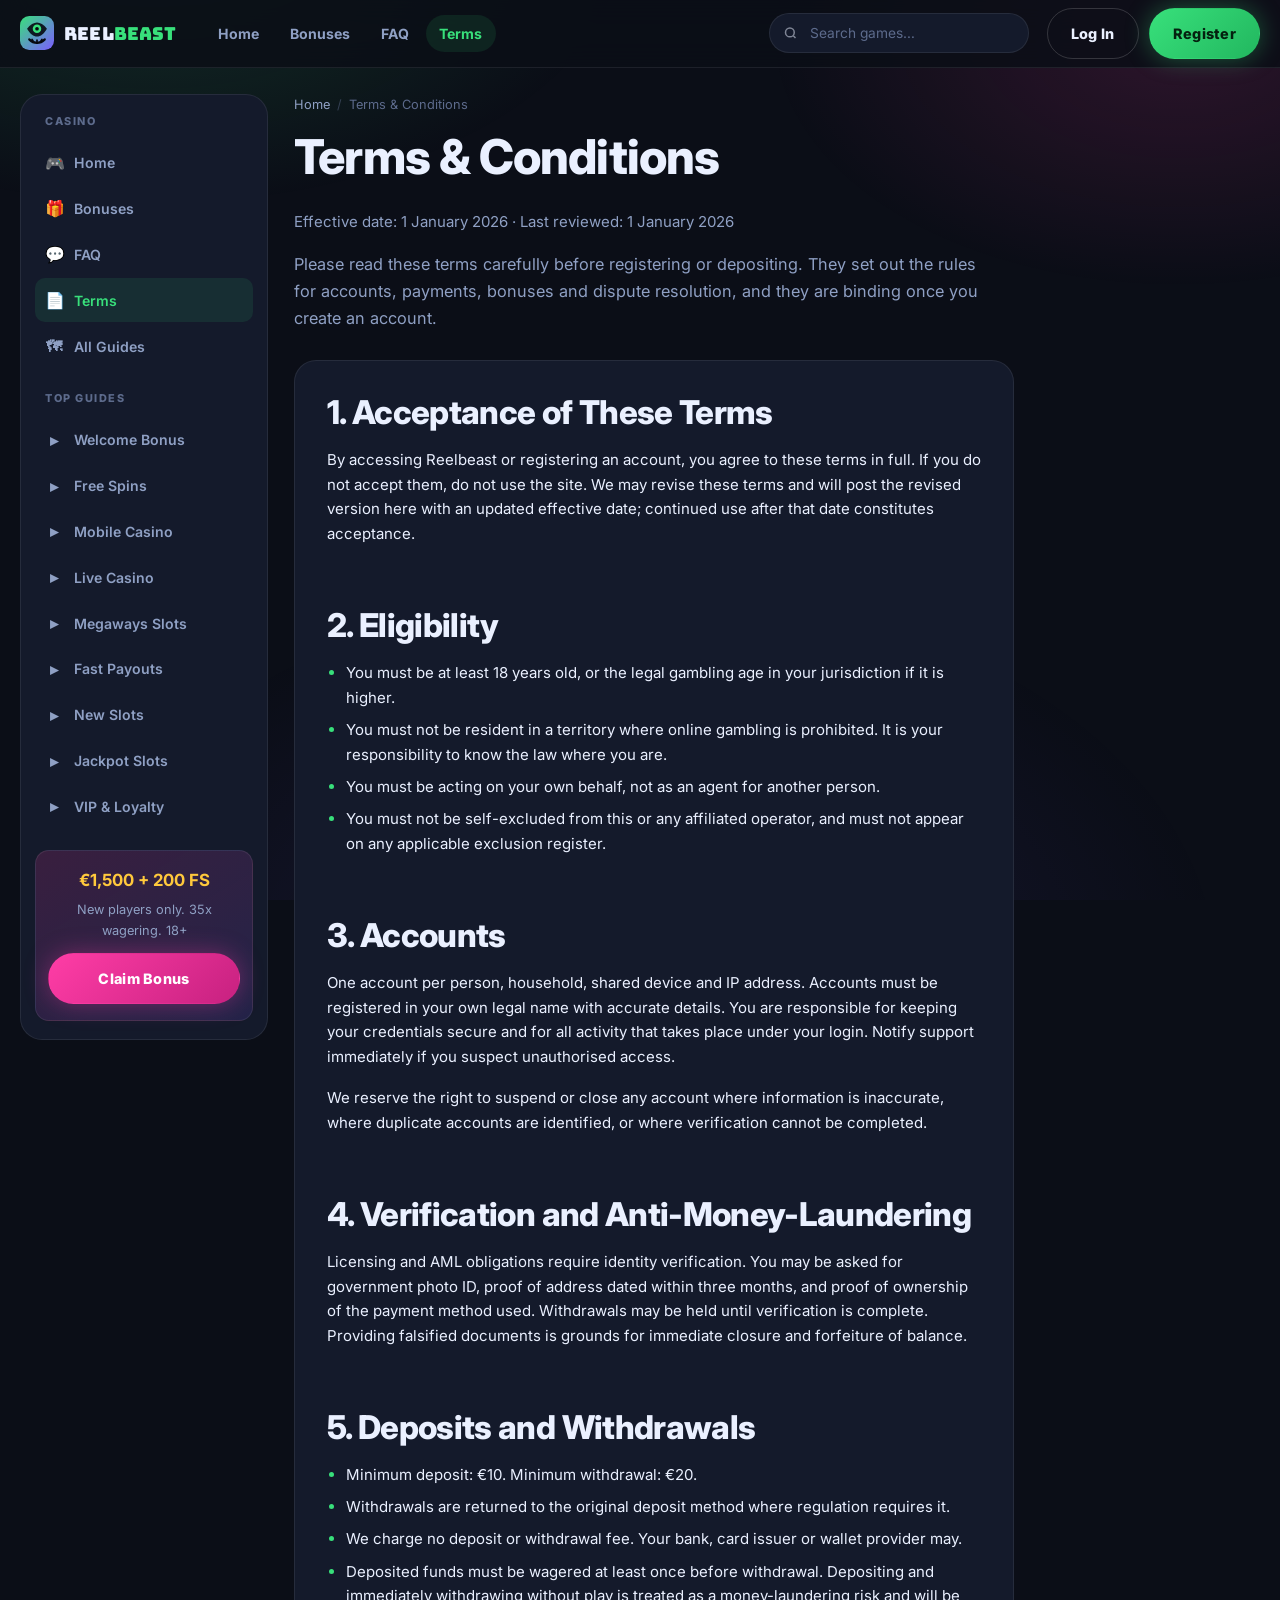
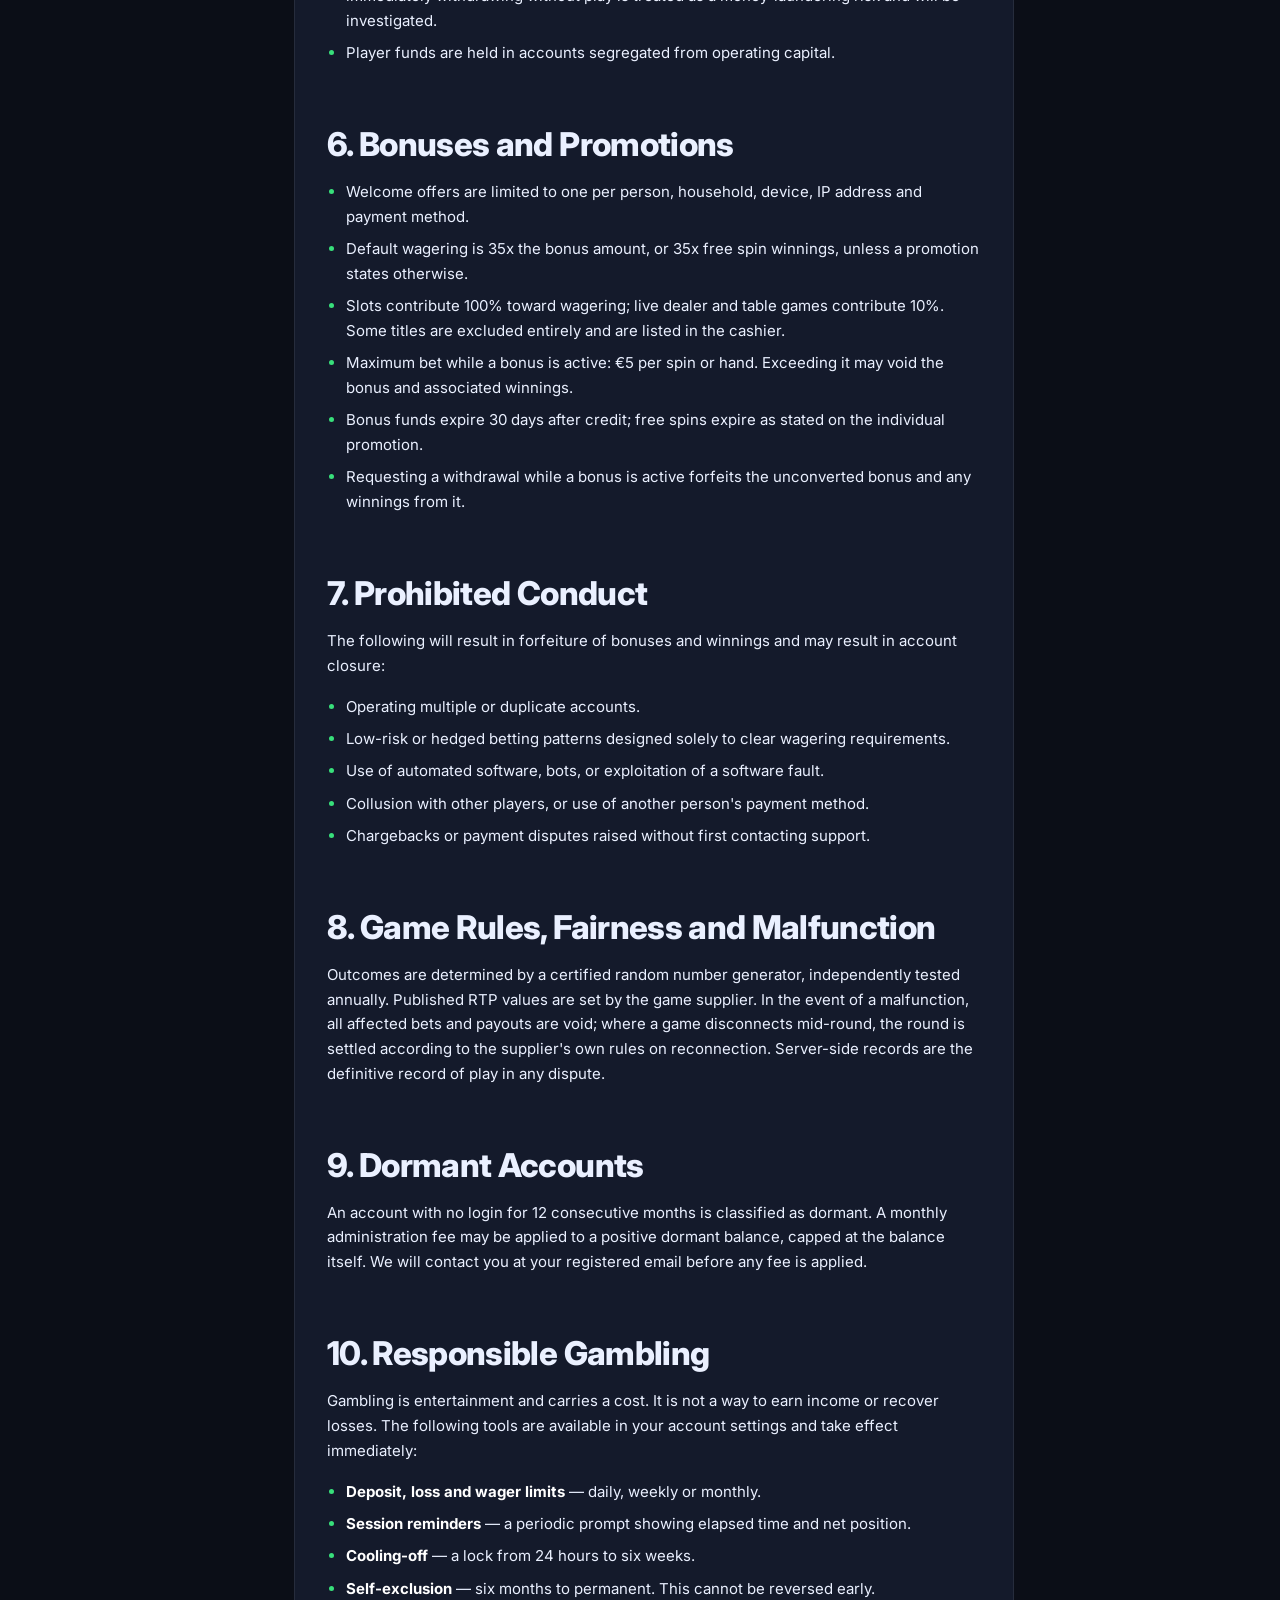
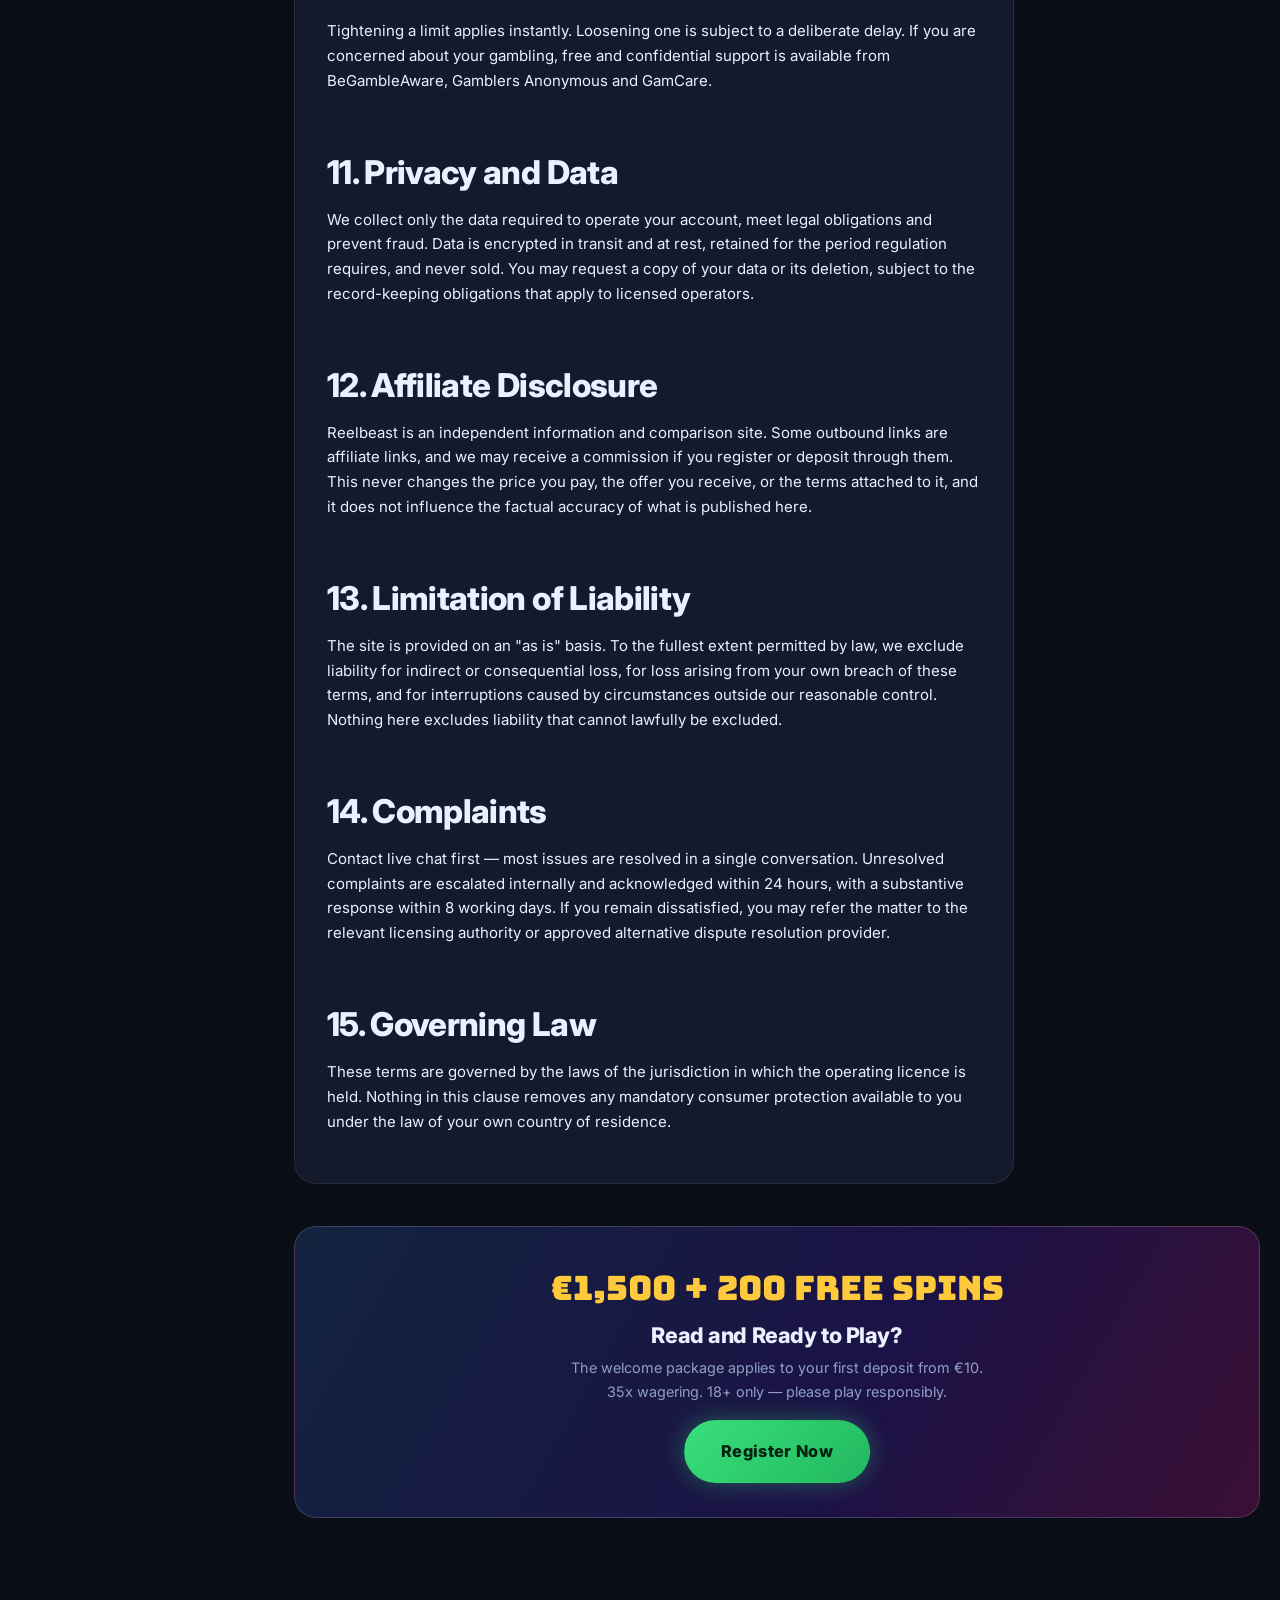
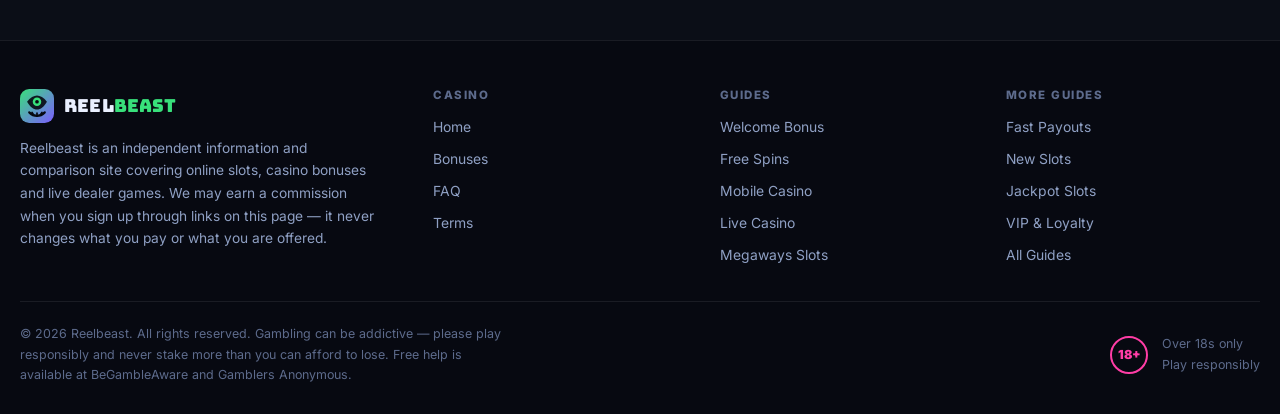
<file: terms.html>
<!DOCTYPE html>
<html lang="en">
<head>
<meta charset="utf-8">
<meta name="viewport" content="width=device-width, initial-scale=1">
<title>Terms &amp; Conditions | Reelbeast</title>
<meta name="description" content="Full Reelbeast terms and conditions covering eligibility, account rules, verification, deposits and withdrawals, bonus wagering, responsible gambling tools and complaints. 18+.">
<link rel="canonical" href="https://yard.example-domain.com/terms.html">
<meta name="robots" content="index, follow, max-image-preview:large">
<meta name="theme-color" content="#0B0E17">
<meta name="rating" content="adult">

<meta property="og:type" content="website">
<meta property="og:site_name" content="Reelbeast">
<meta property="og:locale" content="en_US">
<meta property="og:title" content="Terms &amp; Conditions | Reelbeast">
<meta property="og:description" content="Full Reelbeast terms and conditions covering eligibility, account rules, verification, deposits and withdrawals, bonus wagering, responsible gambling tools and complaints. 18+.">
<meta property="og:url" content="https://yard.example-domain.com/terms.html">
<meta property="og:image" content="https://yard.example-domain.com/images/promo-welcome.svg">
<meta name="twitter:card" content="summary_large_image">
<meta name="twitter:title" content="Terms &amp; Conditions | Reelbeast">
<meta name="twitter:description" content="Full Reelbeast terms and conditions covering eligibility, account rules, verification, deposits and withdrawals, bonus wagering, responsible gambling tools and complaints. 18+.">

<link rel="icon" type="image/svg+xml" href="images/favicon.svg">
<link rel="apple-touch-icon" href="images/favicon.svg">
<link rel="preconnect" href="https://fonts.googleapis.com">
<link rel="preconnect" href="https://fonts.gstatic.com" crossorigin>
<link rel="stylesheet" href="https://fonts.googleapis.com/css2?family=Bungee&family=Inter:wght@400;600;700;800;900&display=swap">
<link rel="stylesheet" href="css/style.css">
<script type="application/ld+json">
{"@context":"https://schema.org","@type":"BreadcrumbList","itemListElement":[{"@type":"ListItem","position":1,"name":"Home","item":"https://yard.example-domain.com/"},{"@type":"ListItem","position":2,"name":"Terms & Conditions","item":"https://yard.example-domain.com/terms.html"}]}
</script>
</head>
<body>
<header class="site-header">
  <div class="site-header__inner">
    <button class="burger" type="button" aria-label="Open menu" aria-expanded="false" aria-controls="sidebar"><span></span></button>
    <a class="logo" href="index.html">
      <img src="images/logo.svg" width="48" height="48" alt="Reelbeast online casino logo">
      <span class="logo__text">Reel<b>beast</b></span>
    </a>
    <nav class="nav-main" aria-label="Primary"><a href="index.html">Home</a><a href="bonuses.html">Bonuses</a><a href="faq.html">FAQ</a><a href="terms.html" aria-current="page">Terms</a></nav>
    <div class="header-search">
      <svg width="15" height="15" viewBox="0 0 24 24" fill="none" stroke="currentColor" stroke-width="2.4" aria-hidden="true"><circle cx="11" cy="11" r="7"/><path d="M20 20l-3.5-3.5"/></svg>
      <label class="sr-only" for="q">Search games</label>
      <input id="q" type="search" placeholder="Search games…" data-game-search autocomplete="off">
    </div>
    <div class="header-actions">
      <a class="btn btn--ghost" href="https://vnstrf.com/d3f4MrnT" target="_blank" rel="nofollow sponsored noopener noreferrer">Log In</a>
      <a class="btn btn--primary" href="https://vnstrf.com/d3f4MrnT" target="_blank" rel="nofollow sponsored noopener noreferrer">Register</a>
    </div>
  </div>
</header>
<div class="scrim"></div>
<div class="shell">
<aside class="sidebar" id="sidebar">
  <p class="sidebar__title">Casino</p>
  <nav aria-label="Site sections"><a href="index.html"><span class="ic" aria-hidden="true">🎮</span>Home</a><a href="bonuses.html"><span class="ic" aria-hidden="true">🎁</span>Bonuses</a><a href="faq.html"><span class="ic" aria-hidden="true">💬</span>FAQ</a><a href="terms.html" aria-current="page"><span class="ic" aria-hidden="true">📄</span>Terms</a>
    <a href="en/"><span class="ic" aria-hidden="true">🗺</span>All Guides</a>
  </nav>
  <p class="sidebar__title">Top Guides</p>
  <nav aria-label="Guides"><a href="en/x1/"><span class="ic" aria-hidden="true">▸</span>Welcome Bonus</a><a href="en/x2/"><span class="ic" aria-hidden="true">▸</span>Free Spins</a><a href="en/x3/"><span class="ic" aria-hidden="true">▸</span>Mobile Casino</a><a href="en/x4/"><span class="ic" aria-hidden="true">▸</span>Live Casino</a><a href="en/x5/"><span class="ic" aria-hidden="true">▸</span>Megaways Slots</a><a href="en/x6/"><span class="ic" aria-hidden="true">▸</span>Fast Payouts</a><a href="en/x7/"><span class="ic" aria-hidden="true">▸</span>New Slots</a><a href="en/x8/"><span class="ic" aria-hidden="true">▸</span>Jackpot Slots</a><a href="en/x9/"><span class="ic" aria-hidden="true">▸</span>VIP & Loyalty</a></nav>
  <div class="sidebar__cta">
    <strong>€1,500 + 200 FS</strong>
    <p>New players only. 35x wagering. 18+</p>
    <a class="btn btn--accent btn--block" href="https://vnstrf.com/d3f4MrnT" target="_blank" rel="nofollow sponsored noopener noreferrer">Claim Bonus</a>
  </div>
</aside>
<main>
<nav class="crumbs" aria-label="Breadcrumb"><a href="index.html">Home</a><span>/</span>Terms &amp; Conditions</nav>

<h1>Terms &amp; Conditions</h1>
<p style="color:var(--muted)">Effective date: 1 January 2026 · Last reviewed: 1 January 2026</p>
<p style="font-size:1.02rem;color:var(--muted);max-width:70ch">
  Please read these terms carefully before registering or depositing. They set out the rules for
  accounts, payments, bonuses and dispute resolution, and they are binding once you create an account.
</p>

<section class="section card prose" style="margin-top:28px">
<h2>1. Acceptance of These Terms</h2>
<p>By accessing Reelbeast or registering an account, you agree to these terms in full. If you do not
accept them, do not use the site. We may revise these terms and will post the revised version here
with an updated effective date; continued use after that date constitutes acceptance.</p>

<h2>2. Eligibility</h2>
<ul>
  <li>You must be at least 18 years old, or the legal gambling age in your jurisdiction if it is higher.</li>
  <li>You must not be resident in a territory where online gambling is prohibited. It is your responsibility to know the law where you are.</li>
  <li>You must be acting on your own behalf, not as an agent for another person.</li>
  <li>You must not be self-excluded from this or any affiliated operator, and must not appear on any applicable exclusion register.</li>
</ul>

<h2>3. Accounts</h2>
<p>One account per person, household, shared device and IP address. Accounts must be registered in
your own legal name with accurate details. You are responsible for keeping your credentials secure
and for all activity that takes place under your login. Notify support immediately if you suspect
unauthorised access.</p>
<p>We reserve the right to suspend or close any account where information is inaccurate, where
duplicate accounts are identified, or where verification cannot be completed.</p>

<h2>4. Verification and Anti-Money-Laundering</h2>
<p>Licensing and AML obligations require identity verification. You may be asked for government
photo ID, proof of address dated within three months, and proof of ownership of the payment method
used. Withdrawals may be held until verification is complete. Providing falsified documents is
grounds for immediate closure and forfeiture of balance.</p>

<h2>5. Deposits and Withdrawals</h2>
<ul>
  <li>Minimum deposit: €10. Minimum withdrawal: €20.</li>
  <li>Withdrawals are returned to the original deposit method where regulation requires it.</li>
  <li>We charge no deposit or withdrawal fee. Your bank, card issuer or wallet provider may.</li>
  <li>Deposited funds must be wagered at least once before withdrawal. Depositing and immediately withdrawing without play is treated as a money-laundering risk and will be investigated.</li>
  <li>Player funds are held in accounts segregated from operating capital.</li>
</ul>

<h2>6. Bonuses and Promotions</h2>
<ul>
  <li>Welcome offers are limited to one per person, household, device, IP address and payment method.</li>
  <li>Default wagering is 35x the bonus amount, or 35x free spin winnings, unless a promotion states otherwise.</li>
  <li>Slots contribute 100% toward wagering; live dealer and table games contribute 10%. Some titles are excluded entirely and are listed in the cashier.</li>
  <li>Maximum bet while a bonus is active: €5 per spin or hand. Exceeding it may void the bonus and associated winnings.</li>
  <li>Bonus funds expire 30 days after credit; free spins expire as stated on the individual promotion.</li>
  <li>Requesting a withdrawal while a bonus is active forfeits the unconverted bonus and any winnings from it.</li>
</ul>

<h2>7. Prohibited Conduct</h2>
<p>The following will result in forfeiture of bonuses and winnings and may result in account closure:</p>
<ul>
  <li>Operating multiple or duplicate accounts.</li>
  <li>Low-risk or hedged betting patterns designed solely to clear wagering requirements.</li>
  <li>Use of automated software, bots, or exploitation of a software fault.</li>
  <li>Collusion with other players, or use of another person's payment method.</li>
  <li>Chargebacks or payment disputes raised without first contacting support.</li>
</ul>

<h2>8. Game Rules, Fairness and Malfunction</h2>
<p>Outcomes are determined by a certified random number generator, independently tested annually.
Published RTP values are set by the game supplier. In the event of a malfunction, all affected
bets and payouts are void; where a game disconnects mid-round, the round is settled according to
the supplier's own rules on reconnection. Server-side records are the definitive record of play in
any dispute.</p>

<h2>9. Dormant Accounts</h2>
<p>An account with no login for 12 consecutive months is classified as dormant. A monthly
administration fee may be applied to a positive dormant balance, capped at the balance itself. We
will contact you at your registered email before any fee is applied.</p>

<h2>10. Responsible Gambling</h2>
<p>Gambling is entertainment and carries a cost. It is not a way to earn income or recover losses.
The following tools are available in your account settings and take effect immediately:</p>
<ul>
  <li><strong>Deposit, loss and wager limits</strong> — daily, weekly or monthly.</li>
  <li><strong>Session reminders</strong> — a periodic prompt showing elapsed time and net position.</li>
  <li><strong>Cooling-off</strong> — a lock from 24 hours to six weeks.</li>
  <li><strong>Self-exclusion</strong> — six months to permanent. This cannot be reversed early.</li>
</ul>
<p>Tightening a limit applies instantly. Loosening one is subject to a deliberate delay. If you are
concerned about your gambling, free and confidential support is available from BeGambleAware,
Gamblers Anonymous and GamCare.</p>

<h2>11. Privacy and Data</h2>
<p>We collect only the data required to operate your account, meet legal obligations and prevent
fraud. Data is encrypted in transit and at rest, retained for the period regulation requires, and
never sold. You may request a copy of your data or its deletion, subject to the record-keeping
obligations that apply to licensed operators.</p>

<h2>12. Affiliate Disclosure</h2>
<p>Reelbeast is an independent information and comparison site. Some outbound links are affiliate
links, and we may receive a commission if you register or deposit through them. This never changes
the price you pay, the offer you receive, or the terms attached to it, and it does not influence
the factual accuracy of what is published here.</p>

<h2>13. Limitation of Liability</h2>
<p>The site is provided on an "as is" basis. To the fullest extent permitted by law, we exclude
liability for indirect or consequential loss, for loss arising from your own breach of these terms,
and for interruptions caused by circumstances outside our reasonable control. Nothing here excludes
liability that cannot lawfully be excluded.</p>

<h2>14. Complaints</h2>
<p>Contact live chat first — most issues are resolved in a single conversation. Unresolved
complaints are escalated internally and acknowledged within 24 hours, with a substantive response
within 8 working days. If you remain dissatisfied, you may refer the matter to the relevant
licensing authority or approved alternative dispute resolution provider.</p>

<h2>15. Governing Law</h2>
<p>These terms are governed by the laws of the jurisdiction in which the operating licence is held.
Nothing in this clause removes any mandatory consumer protection available to you under the law of
your own country of residence.</p>

</section>

<section class="section">
  <a class="promo" href="https://vnstrf.com/d3f4MrnT" target="_blank" rel="nofollow sponsored noopener noreferrer" style="display:block;text-align:center">
    <span class="promo__amount">€1,500 + 200 Free Spins</span>
    <h3>Read and Ready to Play?</h3>
    <p style="margin-inline:auto">The welcome package applies to your first deposit from €10. 35x wagering. 18+ only — please play responsibly.</p>
    <span class="btn btn--primary btn--lg">Register Now</span>
  </a>
</section>
</main>
</div>

<footer class="site-footer">
  <div class="wrap">
    <div class="footer-grid">
      <div class="footer-brand">
        <a class="logo" href="index.html">
          <img src="images/logo.svg" width="48" height="48" alt="Reelbeast logo">
          <span class="logo__text">Reel<b>beast</b></span>
        </a>
        <p>Reelbeast is an independent information and comparison site covering online slots,
           casino bonuses and live dealer games. We may earn a commission when you sign up
           through links on this page — it never changes what you pay or what you are offered.</p>
      </div>
      <div class="footer-col">
        <h4>Casino</h4>
        <nav aria-label="Footer sections"><a href="index.html">Home</a><a href="bonuses.html">Bonuses</a><a href="faq.html">FAQ</a><a href="terms.html">Terms</a></nav>
      </div>
      <div class="footer-col">
        <h4>Guides</h4>
        <nav aria-label="Footer guides"><a href="en/x1/">Welcome Bonus</a><a href="en/x2/">Free Spins</a><a href="en/x3/">Mobile Casino</a><a href="en/x4/">Live Casino</a><a href="en/x5/">Megaways Slots</a></nav>
      </div>
      <div class="footer-col">
        <h4>More Guides</h4>
        <nav aria-label="Footer guides continued"><a href="en/x6/">Fast Payouts</a><a href="en/x7/">New Slots</a><a href="en/x8/">Jackpot Slots</a><a href="en/x9/">VIP & Loyalty</a>
          <a href="en/">All Guides</a>
        </nav>
      </div>
    </div>
    <div class="footer-bottom">
      <p>&copy; <span data-year>2026</span> Reelbeast. All rights reserved.
         Gambling can be addictive — please play responsibly and never stake more than you can afford to lose.
         Free help is available at BeGambleAware and Gamblers Anonymous.</p>
      <div class="rg">
        <div class="rg__18" aria-hidden="true">18+</div>
        <span>Over 18s only<br>Play responsibly</span>
      </div>
    </div>
  </div>
</footer>

<div class="sticky-cta">
  <a class="btn btn--primary btn--block btn--lg" href="https://vnstrf.com/d3f4MrnT" target="_blank" rel="nofollow sponsored noopener noreferrer">Claim €1,500 + 200 Free Spins</a>
</div>

<script src="js/main.js" defer></script>
</body>
</html>
</file>
<file: css/style.css>
/* ==========================================================================
   Reelbeast — satellite theme
   Re-skin the entire site by editing the tokens in :root.
   ========================================================================== */

:root{
  /* Surfaces */
  --bg:#0B0E17;
  --bg-deep:#070911;
  --surface:#141A2B;
  --surface-2:#1E2740;
  --surface-3:#2A3654;

  /* Brand */
  --venom:#38E07B;        /* primary CTA / brand green */
  --venom-dark:#22B75F;
  --magenta:#FF3DA6;      /* accent, promos */
  --magenta-dark:#C72180;
  --gold:#FFC93C;         /* jackpot / highlight */
  --violet:#7C5CFF;

  /* Text */
  --text:#EAF0FF;
  --muted:#8FA0C4;
  --dim:#5D6B8C;

  /* Lines & effects */
  --border:rgba(255,255,255,.08);
  --border-strong:rgba(255,255,255,.16);
  --glow-venom:0 0 24px rgba(56,224,123,.35);
  --glow-magenta:0 0 24px rgba(255,61,166,.35);

  /* Geometry */
  --r-sm:8px;
  --r:14px;
  --r-lg:22px;
  --rail:248px;
  --header-h:68px;
  --wrap:1320px;

  /* Type */
  --font-display:'Bungee',"Arial Black",system-ui,sans-serif;
  --font-body:'Inter',-apple-system,BlinkMacSystemFont,"Segoe UI",Roboto,Helvetica,Arial,sans-serif;
}

*,*::before,*::after{box-sizing:border-box}

html{scroll-behavior:smooth;-webkit-text-size-adjust:100%}

body{
  margin:0;
  background:var(--bg);
  color:var(--text);
  font-family:var(--font-body);
  font-size:15px;
  line-height:1.65;
  -webkit-font-smoothing:antialiased;
  overflow-x:hidden;
}

/* Ambient glow behind everything */
body::before{
  content:"";
  position:fixed;
  inset:0;
  pointer-events:none;
  z-index:0;
  background:
    radial-gradient(760px 420px at 12% -6%, rgba(56,224,123,.16), transparent 62%),
    radial-gradient(680px 420px at 92% 4%, rgba(255,61,166,.14), transparent 60%),
    radial-gradient(900px 600px at 50% 108%, rgba(124,92,255,.12), transparent 65%);
}

img{max-width:100%;display:block;height:auto}
a{color:var(--venom);text-decoration:none}

h1,h2,h3,h4{line-height:1.18;margin:0 0 .5em;letter-spacing:-.02em;font-weight:800}
h1{font-size:clamp(1.9rem,4.2vw,3rem)}
h2{font-size:clamp(1.45rem,2.6vw,2.05rem)}
h3{font-size:clamp(1.1rem,1.7vw,1.35rem)}
p{margin:0 0 1.1em}

.wrap{width:100%;max-width:var(--wrap);margin-inline:auto;padding-inline:20px}
.sr-only{position:absolute;width:1px;height:1px;padding:0;margin:-1px;overflow:hidden;clip:rect(0,0,0,0);border:0}

/* --------------------------------------------------------------------------
   Buttons
   -------------------------------------------------------------------------- */
.btn{
  display:inline-flex;align-items:center;justify-content:center;gap:.5em;
  font-family:var(--font-body);
  font-weight:800;font-size:.9rem;letter-spacing:.02em;
  padding:.85em 1.6em;border-radius:999px;border:1px solid transparent;
  cursor:pointer;white-space:nowrap;
  transition:transform .16s ease, box-shadow .16s ease, background .16s ease;
}
.btn:hover{transform:translateY(-2px)}
.btn:active{transform:translateY(0)}

.btn--primary{
  background:linear-gradient(135deg,var(--venom),var(--venom-dark));
  color:#04210F;box-shadow:var(--glow-venom);
}
.btn--primary:hover{box-shadow:0 0 34px rgba(56,224,123,.55)}

.btn--accent{
  background:linear-gradient(135deg,var(--magenta),var(--magenta-dark));
  color:#fff;box-shadow:var(--glow-magenta);
}
.btn--accent:hover{box-shadow:0 0 34px rgba(255,61,166,.55)}

.btn--ghost{background:transparent;color:var(--text);border-color:var(--border-strong)}
.btn--ghost:hover{border-color:var(--venom);color:var(--venom)}

.btn--lg{font-size:1.02rem;padding:1.05em 2.2em}
.btn--block{display:flex;width:100%}

/* --------------------------------------------------------------------------
   Header
   -------------------------------------------------------------------------- */
.site-header{
  position:sticky;top:0;z-index:60;
  height:var(--header-h);
  display:flex;align-items:center;
  background:rgba(11,14,23,.86);
  backdrop-filter:blur(14px);
  border-bottom:1px solid var(--border);
}
.site-header__inner{
  width:100%;max-width:var(--wrap);margin-inline:auto;padding-inline:20px;
  display:flex;align-items:center;gap:18px;
}

.logo{display:flex;align-items:center;gap:10px;flex-shrink:0}
.logo img{height:34px;width:auto}
.logo__text{font-family:var(--font-display);font-size:1.12rem;color:var(--text);letter-spacing:.01em}
.logo__text b{color:var(--venom);font-weight:inherit}

.nav-main{display:flex;gap:4px;margin-left:10px}
.nav-main a{
  color:var(--muted);font-weight:700;font-size:.88rem;
  padding:.5em .95em;border-radius:999px;transition:color .15s,background .15s;
}
.nav-main a:hover{color:var(--text);background:var(--surface-2)}
.nav-main a[aria-current="page"]{color:var(--venom);background:rgba(56,224,123,.1)}

.header-search{margin-left:auto;position:relative;flex:0 1 260px;min-width:0}
.header-search input{
  width:100%;height:40px;border-radius:999px;
  background:var(--surface);border:1px solid var(--border);
  color:var(--text);padding:0 16px 0 40px;font:inherit;font-size:.86rem;outline:none;
  transition:border-color .15s;
}
.header-search input::placeholder{color:var(--dim)}
.header-search input:focus{border-color:var(--venom)}
.header-search svg{position:absolute;left:14px;top:50%;transform:translateY(-50%);opacity:.5}

.header-actions{display:flex;gap:10px;align-items:center;flex-shrink:0}

.burger{
  display:none;background:none;border:1px solid var(--border-strong);
  border-radius:10px;width:40px;height:40px;cursor:pointer;
  align-items:center;justify-content:center;
}
.burger span{display:block;width:18px;height:2px;background:var(--text);position:relative}
.burger span::before,.burger span::after{
  content:"";position:absolute;left:0;width:18px;height:2px;background:var(--text);
}
.burger span::before{top:-6px}
.burger span::after{top:6px}

/* --------------------------------------------------------------------------
   Layout shell
   -------------------------------------------------------------------------- */
.shell{
  position:relative;z-index:1;
  width:100%;max-width:var(--wrap);margin-inline:auto;padding:26px 20px 60px;
  display:grid;grid-template-columns:var(--rail) minmax(0,1fr);gap:26px;
  align-items:start;
}

/* --------------------------------------------------------------------------
   Sidebar
   -------------------------------------------------------------------------- */
.sidebar{
  position:sticky;top:calc(var(--header-h) + 22px);
  background:var(--surface);
  border:1px solid var(--border);
  border-radius:var(--r-lg);
  padding:18px 14px;
}
.sidebar__title{
  font-size:.68rem;font-weight:800;letter-spacing:.14em;text-transform:uppercase;
  color:var(--dim);padding:0 10px;margin:0 0 10px;
}
.sidebar nav + .sidebar__title{margin-top:22px}

.sidebar nav{display:flex;flex-direction:column;gap:2px}
.sidebar nav a{
  display:flex;align-items:center;gap:11px;
  color:var(--muted);font-weight:600;font-size:.88rem;
  padding:.62em .7em;border-radius:10px;
  transition:background .15s,color .15s;
}
.sidebar nav a:hover{background:var(--surface-2);color:var(--text)}
.sidebar nav a[aria-current="page"]{background:rgba(56,224,123,.1);color:var(--venom)}
.sidebar nav a .ic{width:18px;text-align:center;font-size:1rem;flex-shrink:0}

.sidebar__cta{
  margin-top:22px;padding:16px 12px;border-radius:var(--r);
  background:linear-gradient(150deg,rgba(255,61,166,.16),rgba(124,92,255,.14));
  border:1px solid var(--border);text-align:center;
}
.sidebar__cta p{font-size:.8rem;color:var(--muted);margin:0 0 12px}
.sidebar__cta strong{display:block;color:var(--gold);font-size:1.05rem;margin-bottom:4px}

/* --------------------------------------------------------------------------
   Hero
   -------------------------------------------------------------------------- */
.hero{
  position:relative;overflow:hidden;
  border-radius:var(--r-lg);
  border:1px solid var(--border-strong);
  background:linear-gradient(115deg,#1A1036 0%,#241146 42%,#3A0F3C 100%);
  padding:clamp(26px,4vw,48px);
  display:grid;grid-template-columns:minmax(0,1.15fr) minmax(0,.85fr);
  gap:28px;align-items:center;
  margin-bottom:34px;
}
.hero::after{
  content:"";position:absolute;inset:0;pointer-events:none;
  background:radial-gradient(520px 300px at 88% 20%, rgba(255,201,60,.22), transparent 60%);
}
.hero__body{position:relative;z-index:2}
.hero__eyebrow{
  display:inline-flex;align-items:center;gap:8px;
  font-size:.7rem;font-weight:800;letter-spacing:.16em;text-transform:uppercase;
  color:var(--gold);background:rgba(255,201,60,.12);
  border:1px solid rgba(255,201,60,.3);
  padding:.45em 1em;border-radius:999px;margin-bottom:16px;
}
.hero h1{font-family:var(--font-display);letter-spacing:0;line-height:1.05;margin-bottom:.35em;font-weight:400}
.hero h1 em{font-style:normal;color:var(--venom);text-shadow:var(--glow-venom)}
.hero p{color:#CBD5F0;font-size:1.02rem;max-width:56ch}
.hero__actions{display:flex;flex-wrap:wrap;gap:12px;margin-top:22px}
.hero__meta{display:flex;flex-wrap:wrap;gap:18px;margin-top:22px;font-size:.8rem;color:var(--muted)}
.hero__meta span{display:flex;align-items:center;gap:7px}
.hero__art{position:relative;z-index:2}

/* --------------------------------------------------------------------------
   Sections
   -------------------------------------------------------------------------- */
.section{margin-bottom:42px}
.section__head{
  display:flex;align-items:flex-end;justify-content:space-between;
  gap:16px;margin-bottom:18px;flex-wrap:wrap;
}
.section__head h2{margin:0}
.section__head p{margin:.35em 0 0;color:var(--muted);font-size:.9rem}

.card{
  background:var(--surface);
  border:1px solid var(--border);
  border-radius:var(--r-lg);
  padding:clamp(20px,2.6vw,32px);
}

/* Prose */
.prose{max-width:80ch}
.prose h2{margin-top:1.8em}
.prose h3{margin-top:1.5em;color:var(--venom)}
.prose h2:first-child,.prose h3:first-child{margin-top:0}
.prose ul,.prose ol{padding-left:1.25em;margin:0 0 1.2em}
.prose li{margin-bottom:.5em}
.prose li::marker{color:var(--venom)}
.prose strong{color:#fff}
.prose a{text-decoration:underline;text-underline-offset:3px}

/* --------------------------------------------------------------------------
   Benefit cards
   -------------------------------------------------------------------------- */
.grid-benefits{display:grid;grid-template-columns:repeat(auto-fit,minmax(220px,1fr));gap:16px}
.benefit{
  background:var(--surface);border:1px solid var(--border);
  border-radius:var(--r);padding:22px;
  transition:border-color .18s,transform .18s;
}
.benefit:hover{border-color:var(--border-strong);transform:translateY(-3px)}
.benefit__ic{
  width:44px;height:44px;border-radius:12px;display:grid;place-items:center;
  font-size:1.35rem;margin-bottom:14px;
  background:linear-gradient(140deg,rgba(56,224,123,.18),rgba(124,92,255,.18));
  border:1px solid var(--border);
}
.benefit h3{font-size:1.02rem;margin-bottom:.4em}
.benefit p{color:var(--muted);font-size:.88rem;margin:0}

/* --------------------------------------------------------------------------
   Category chips
   -------------------------------------------------------------------------- */
.chips{display:flex;flex-wrap:wrap;gap:10px}
.chip{
  display:inline-flex;align-items:center;gap:9px;
  background:var(--surface);border:1px solid var(--border);
  border-radius:999px;padding:.7em 1.25em;
  color:var(--text);font-weight:700;font-size:.86rem;
  transition:border-color .15s,background .15s,transform .15s;
}
.chip:hover{border-color:var(--venom);background:var(--surface-2);transform:translateY(-2px)}
.chip .ic{font-size:1.05rem}

/* --------------------------------------------------------------------------
   Games grid
   -------------------------------------------------------------------------- */
.grid-games{display:grid;grid-template-columns:repeat(auto-fill,minmax(168px,1fr));gap:16px}
.game{
  position:relative;display:block;
  border-radius:var(--r);overflow:hidden;
  background:var(--surface);border:1px solid var(--border);
  transition:transform .18s ease,border-color .18s ease,box-shadow .18s ease;
}
.game:hover{transform:translateY(-5px);border-color:var(--venom);box-shadow:0 12px 30px rgba(0,0,0,.45)}
.game img{width:100%;aspect-ratio:1/1;object-fit:cover}
.game__info{padding:11px 13px 13px}
.game__name{
  display:block;font-weight:800;font-size:.85rem;color:var(--text);
  white-space:nowrap;overflow:hidden;text-overflow:ellipsis;
}
.game__prov{display:block;font-size:.72rem;color:var(--dim);margin-top:2px}
.game__overlay{
  position:absolute;inset:0;display:grid;place-items:center;
  background:linear-gradient(180deg,rgba(7,9,17,.25),rgba(7,9,17,.88));
  opacity:0;transition:opacity .18s ease;
}
.game:hover .game__overlay{opacity:1}
.game__badge{
  position:absolute;top:9px;left:9px;z-index:3;
  font-size:.62rem;font-weight:800;letter-spacing:.09em;text-transform:uppercase;
  padding:.35em .7em;border-radius:999px;
  background:var(--gold);color:#2A1B00;
}
.game__badge--hot{background:var(--magenta);color:#fff}

/* --------------------------------------------------------------------------
   Promo banners
   -------------------------------------------------------------------------- */
.promo{
  position:relative;overflow:hidden;display:block;
  border-radius:var(--r-lg);border:1px solid var(--border-strong);
  padding:clamp(22px,3vw,34px);
  background:linear-gradient(120deg,#12233F,#1C1246 60%,#3B0F34);
  transition:transform .18s ease,box-shadow .18s ease;
}
.promo:hover{transform:translateY(-3px);box-shadow:0 14px 40px rgba(0,0,0,.5)}
.promo h3{color:var(--text);margin-bottom:.35em}
.promo p{color:var(--muted);font-size:.9rem;margin:0 0 16px;max-width:48ch}
.promo__amount{
  font-family:var(--font-display);font-weight:400;
  font-size:clamp(1.5rem,3vw,2.1rem);
  color:var(--gold);display:block;margin-bottom:.2em;
}
.grid-promos{display:grid;grid-template-columns:repeat(auto-fit,minmax(300px,1fr));gap:18px}

/* --------------------------------------------------------------------------
   Steps
   -------------------------------------------------------------------------- */
.steps{display:grid;grid-template-columns:repeat(auto-fit,minmax(210px,1fr));gap:16px;counter-reset:s}
.step{
  position:relative;background:var(--surface);border:1px solid var(--border);
  border-radius:var(--r);padding:24px 20px 20px;
}
.step::before{
  counter-increment:s;content:counter(s);
  position:absolute;top:-14px;left:20px;
  width:30px;height:30px;border-radius:50%;display:grid;place-items:center;
  font-family:var(--font-display);font-size:.85rem;
  background:var(--venom);color:#04210F;
}
.step h3{font-size:.98rem;margin:.3em 0 .35em}
.step p{color:var(--muted);font-size:.86rem;margin:0}

/* --------------------------------------------------------------------------
   FAQ accordion
   -------------------------------------------------------------------------- */
.faq-item{
  background:var(--surface);border:1px solid var(--border);
  border-radius:var(--r);margin-bottom:10px;overflow:hidden;
}
.faq-item[open]{border-color:var(--border-strong)}
.faq-item summary{
  cursor:pointer;list-style:none;
  padding:17px 52px 17px 20px;position:relative;
  font-weight:700;font-size:.95rem;color:var(--text);
}
.faq-item summary::-webkit-details-marker{display:none}
.faq-item summary::after{
  content:"+";position:absolute;right:20px;top:50%;transform:translateY(-50%);
  font-size:1.3rem;color:var(--venom);line-height:1;
}
.faq-item[open] summary::after{content:"\2212"}
.faq-item summary:hover{background:var(--surface-2)}
.faq-item__body{padding:0 20px 18px;color:var(--muted);font-size:.9rem}
.faq-item__body p:last-child{margin-bottom:0}

/* --------------------------------------------------------------------------
   Doorway grid (internal links only)
   -------------------------------------------------------------------------- */
.grid-doors{display:grid;grid-template-columns:repeat(auto-fill,minmax(230px,1fr));gap:14px}
.door{
  display:block;background:var(--surface);border:1px solid var(--border);
  border-radius:var(--r);padding:18px 20px;
  transition:border-color .16s,transform .16s,background .16s;
}
.door:hover{border-color:var(--venom);transform:translateY(-3px);background:var(--surface-2)}
.door__kicker{font-size:.66rem;font-weight:800;letter-spacing:.14em;text-transform:uppercase;color:var(--dim)}
.door h3{font-size:.98rem;color:var(--text);margin:.35em 0 .3em}
.door p{font-size:.82rem;color:var(--muted);margin:0}

/* --------------------------------------------------------------------------
   Tables
   -------------------------------------------------------------------------- */
.table-wrap{overflow-x:auto;border:1px solid var(--border);border-radius:var(--r)}
table{width:100%;border-collapse:collapse;font-size:.88rem;min-width:520px}
th,td{padding:13px 16px;text-align:left;border-bottom:1px solid var(--border)}
th{
  background:var(--surface-2);font-weight:800;color:var(--text);
  font-size:.72rem;letter-spacing:.08em;text-transform:uppercase;
}
td{color:var(--muted)}
tr:last-child td{border-bottom:none}

/* Breadcrumbs */
.crumbs{font-size:.8rem;color:var(--dim);margin-bottom:14px}
.crumbs a{color:var(--muted)}
.crumbs a:hover{color:var(--venom)}
.crumbs span{margin:0 7px;opacity:.5}

/* --------------------------------------------------------------------------
   Footer
   -------------------------------------------------------------------------- */
.site-footer{
  position:relative;z-index:1;
  background:var(--bg-deep);border-top:1px solid var(--border);
  padding:48px 0 28px;margin-top:20px;
}
.footer-grid{display:grid;grid-template-columns:1.5fr repeat(3,1fr);gap:32px;margin-bottom:34px}
.footer-brand p{color:var(--muted);font-size:.86rem;max-width:40ch;margin-top:14px}
.footer-col h4{
  font-size:.72rem;font-weight:800;letter-spacing:.13em;text-transform:uppercase;
  color:var(--dim);margin-bottom:14px;
}
.footer-col nav{display:flex;flex-direction:column;gap:9px}
.footer-col nav a{color:var(--muted);font-size:.87rem}
.footer-col nav a:hover{color:var(--venom)}

.footer-bottom{
  border-top:1px solid var(--border);padding-top:22px;
  display:flex;flex-wrap:wrap;gap:18px;align-items:center;justify-content:space-between;
}
.footer-bottom p{margin:0;color:var(--dim);font-size:.78rem;max-width:62ch}
.rg{display:flex;align-items:center;gap:14px;flex-wrap:wrap}
.rg__18{
  width:38px;height:38px;border-radius:50%;flex-shrink:0;
  border:2px solid var(--magenta);color:var(--magenta);
  display:grid;place-items:center;font-weight:900;font-size:.78rem;
}
.rg span{font-size:.78rem;color:var(--dim)}

/* Sticky mobile CTA */
.sticky-cta{
  display:none;position:fixed;left:0;right:0;bottom:0;z-index:70;
  padding:10px 14px calc(10px + env(safe-area-inset-bottom));
  background:rgba(7,9,17,.94);backdrop-filter:blur(12px);
  border-top:1px solid var(--border);
}

.scrim{
  position:fixed;inset:var(--header-h) 0 0;z-index:54;
  background:rgba(0,0,0,.6);opacity:0;pointer-events:none;transition:opacity .24s;
}

/* --------------------------------------------------------------------------
   Responsive
   -------------------------------------------------------------------------- */
@media (max-width:1080px){
  :root{--rail:210px}
  .hero{grid-template-columns:1fr}
  .hero__art{order:-1;max-width:420px}
  .footer-grid{grid-template-columns:1fr 1fr;gap:28px}
}

@media (max-width:860px){
  .nav-main,.header-search{display:none}
  .burger{display:flex}
  .header-actions .btn--ghost{display:none}
  .shell{grid-template-columns:1fr;padding-bottom:86px}
  .sidebar{
    position:fixed;top:var(--header-h);left:0;bottom:0;width:280px;z-index:55;
    border-radius:0;border-left:none;border-top:none;overflow-y:auto;
    transform:translateX(-102%);transition:transform .24s ease;
  }
  .sidebar.is-open{transform:translateX(0)}
  .scrim.is-open{opacity:1;pointer-events:auto}
  .sticky-cta{display:block}
  .grid-games{grid-template-columns:repeat(auto-fill,minmax(140px,1fr));gap:12px}
}

@media (max-width:560px){
  .footer-grid{grid-template-columns:1fr}
  .hero{padding:24px 20px}
  .hero__actions .btn{width:100%}
  .grid-games{grid-template-columns:repeat(2,1fr)}
  .footer-bottom{flex-direction:column;align-items:flex-start}
}

@media (prefers-reduced-motion:reduce){
  *{animation:none !important;transition:none !important;scroll-behavior:auto !important}
}
</file>
